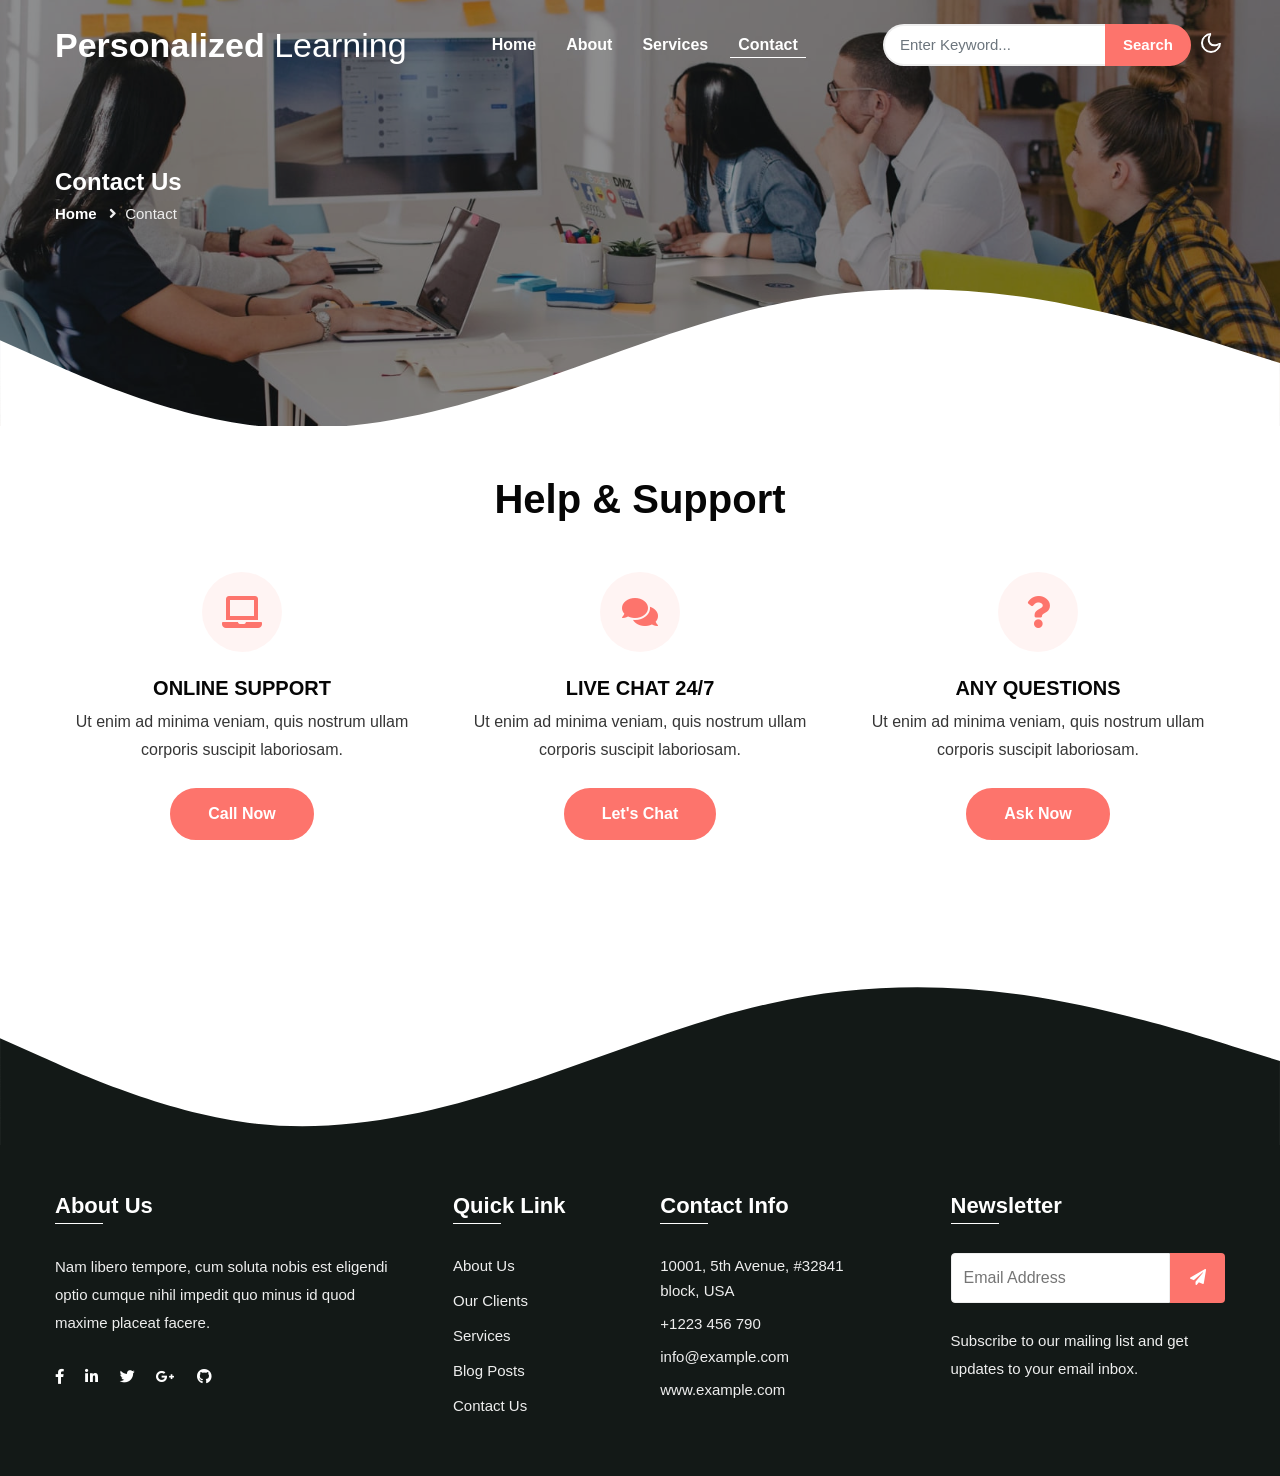
<file: contact.html>
<!doctype html>
<html lang="en">

<head>
    <!-- Required meta tags -->
    <meta charset="utf-8">
    <meta name="viewport" content="width=device-width, initial-scale=1">
    <title>Personalized Learning </title>
    <!-- Template CSS Style link -->
    <link rel="stylesheet" href="assets/css/style-starter.css">
</head>

<body>
    <!-- header -->
    <header id="site-header" class="fixed-top">
        <div class="container">
            <nav class="navbar navbar-expand-lg navbar-light">
                <a class="navbar-brand" href="index.html">
                    Personalized <span>Learning</span>
                </a>
                <button class="navbar-toggler collapsed" type="button" data-bs-toggle="collapse"
                    data-bs-target="#navbarScroll" aria-controls="navbarScroll" aria-expanded="false"
                    aria-label="Toggle navigation">
                    <span class="navbar-toggler-icon fa icon-expand fa-bars"></span>
                    <span class="navbar-toggler-icon fa icon-close fa-times"></span>
                </button>
                <div class="collapse navbar-collapse" id="navbarScroll">
                    <ul class="navbar-nav mx-auto my-2 my-lg-0 navbar-nav-scroll">
                        <li class="nav-item">
                            <a class="nav-link" aria-current="page" href="index.html">Home</a>
                        </li>
                        <li class="nav-item">
                            <a class="nav-link" href="about.html">About</a>
                        </li>
                        <li class="nav-item">
                            <a class="nav-link" href="services.html">Services</a>
                        </li>
                        <li class="nav-item">
                            <a class="nav-link active" href="contact.html">Contact</a>
                        </li>
                    </ul>
                    <form action="#blog" method="GET" class="d-flex search-header">
                        <input class="form-control" type="search" placeholder="Enter Keyword..." aria-label="Search"
                            required>
                        <button class="btn btn-style" type="submit">Search</button>
                    </form>
                </div>
                <!-- toggle switch for light and dark theme -->
                <div class="cont-ser-position">
                    <nav class="navigation">
                        <div class="theme-switch-wrapper">
                            <label class="theme-switch" for="checkbox">
                                <input type="checkbox" id="checkbox">
                                <div class="mode-container">
                                    <i class="gg-sun"></i>
                                    <i class="gg-moon"></i>
                                </div>
                            </label>
                        </div>
                    </nav>
                </div>
                <!-- //toggle switch for light and dark theme -->
            </nav>
        </div>
    </header>
    <!-- //header -->

    <!-- inner banner -->
    <section class="inner-banner py-5">
        <div class="w3l-breadcrumb py-lg-5">
            <div class="container pt-4 pb-sm-4">
                <h4 class="inner-text-title font-weight-bold pt-sm-5 pt-4">Contact Us</h4>
                <ul class="breadcrumbs-custom-path">
                    <li><a href="index.html">Home</a></li>
                    <li class="active"><i class="fas fa-angle-right mx-2"></i>Contact</li>
                </ul>
            </div>
        </div>
        <div class="shape">
            <svg xmlns="http://www.w3.org/2000/svg" viewBox="0 0 1440 280">
                <path fill-opacity="1">
                    <animate attributeName="d" dur="20000ms" repeatCount="indefinite"
                        values="M0,160L48,181.3C96,203,192,245,288,261.3C384,277,480,267,576,234.7C672,203,768,149,864,117.3C960,85,1056,75,1152,90.7C1248,107,1344,149,1392,170.7L1440,192L1440,320L1392,320C1344,320,1248,320,1152,320C1056,320,960,320,864,320C768,320,672,320,576,320C480,320,384,320,288,320C192,320,96,320,48,320L0,320Z; M0,160L48,181.3C96,203,192,245,288,234.7C384,224,480,160,576,133.3C672,107,768,117,864,138.7C960,160,1056,192,1152,197.3C1248,203,1344,181,1392,170.7L1440,160L1440,320L1392,320C1344,320,1248,320,1152,320C1056,320,960,320,864,320C768,320,672,320,576,320C480,320,384,320,288,320C192,320,96,320,48,320L0,320Z;												 M0,64L48,74.7C96,85,192,107,288,133.3C384,160,480,192,576,170.7C672,149,768,75,864,80C960,85,1056,171,1152,181.3C1248,192,1344,128,1392,96L1440,64L1440,320L1392,320C1344,320,1248,320,1152,320C1056,320,960,320,864,320C768,320,672,320,576,320C480,320,384,320,288,320C192,320,96,320,48,320L0,320Z;
                                                 M0,160L48,181.3C96,203,192,245,288,261.3C384,277,480,267,576,234.7C672,203,768,149,864,117.3C960,85,1056,75,1152,90.7C1248,107,1344,149,1392,170.7L1440,192L1440,320L1392,320C1344,320,1248,320,1152,320C1056,320,960,320,864,320C768,320,672,320,576,320C480,320,384,320,288,320C192,320,96,320,48,320L0,320Z;" />

                </path>
            </svg>
        </div>
    </section>
    <!-- //inner banner -->

    
    <!-- support -->
    <div class="support pt-5 pb-2" id="support">
        <div class="container">
            <h3 class="title-style text-center mb-5">Help & Support</h3>
            <div class="row support-bottom text-center mb-5 justify-content-center">
                <div class="col-lg-4 col-sm-6 support-grid">
                    <span class="fa fa-laptop"></span>
                    <h5 class="text-uppercase mt-4 mb-2">Online Support</h5>
                    <p>Ut enim ad minima veniam, quis nostrum ullam corporis suscipit laboriosam.</p>
                    <a href="#call" class="btn btn-style mt-4">
                        Call Now
                    </a>
                </div>
                <div class="col-lg-4 col-sm-6 support-grid mt-sm-0 mt-5">
                    <span class="fa fa-comments"></span>
                    <h5 class="text-uppercase mt-4 mb-2">Live Chat 24/7</h5>
                    <p>Ut enim ad minima veniam, quis nostrum ullam corporis suscipit laboriosam.</p>
                    <a href="#chat" class="btn btn-style mt-4">
                        Let's Chat
                    </a>
                </div>
                <div class="col-lg-4 col-sm-6 support-grid mt-lg-0 mt-5">
                    <span class="fa fa-question"></span>
                    <h5 class="text-uppercase mt-4 mb-2">Any Questions</h5>
                    <p>Ut enim ad minima veniam, quis nostrum ullam corporis suscipit laboriosam.</p>
                    <a href="#ask" class="btn btn-style mt-4">
                        Ask Now
                    </a>
                </div>
            </div>
        </div>
    </div>
    <!-- support -->

    <!-- footer -->
    <footer class="w3l-footer">
        <div class="shape-footer">
            <svg xmlns="http://www.w3.org/2000/svg" viewBox="0 0 1440 280">
                <path fill-opacity="1">
                    <animate attributeName="d" dur="20000ms" repeatCount="indefinite"
                        values="M0,160L48,181.3C96,203,192,245,288,261.3C384,277,480,267,576,234.7C672,203,768,149,864,117.3C960,85,1056,75,1152,90.7C1248,107,1344,149,1392,170.7L1440,192L1440,320L1392,320C1344,320,1248,320,1152,320C1056,320,960,320,864,320C768,320,672,320,576,320C480,320,384,320,288,320C192,320,96,320,48,320L0,320Z; M0,160L48,181.3C96,203,192,245,288,234.7C384,224,480,160,576,133.3C672,107,768,117,864,138.7C960,160,1056,192,1152,197.3C1248,203,1344,181,1392,170.7L1440,160L1440,320L1392,320C1344,320,1248,320,1152,320C1056,320,960,320,864,320C768,320,672,320,576,320C480,320,384,320,288,320C192,320,96,320,48,320L0,320Z;												 M0,64L48,74.7C96,85,192,107,288,133.3C384,160,480,192,576,170.7C672,149,768,75,864,80C960,85,1056,171,1152,181.3C1248,192,1344,128,1392,96L1440,64L1440,320L1392,320C1344,320,1248,320,1152,320C1056,320,960,320,864,320C768,320,672,320,576,320C480,320,384,320,288,320C192,320,96,320,48,320L0,320Z;
                                             M0,160L48,181.3C96,203,192,245,288,261.3C384,277,480,267,576,234.7C672,203,768,149,864,117.3C960,85,1056,75,1152,90.7C1248,107,1344,149,1392,170.7L1440,192L1440,320L1392,320C1344,320,1248,320,1152,320C1056,320,960,320,864,320C768,320,672,320,576,320C480,320,384,320,288,320C192,320,96,320,48,320L0,320Z;" />

                </path>
            </svg>
        </div>
        <div class="w3l-footer-16 py-5">
            <div class="container">
                <div class="row footer-p">
                    <div class="col-lg-4 pe-lg-5">
                        <h3>About Us</h3>
                        <p class="mt-3">Nam libero tempore, cum soluta nobis est eligendi optio cumque nihil impedit quo
                            minus id quod maxime placeat facere.</p>
                        <div class="columns-2 mt-4 pt-1">
                            <ul class="social">
                                <li><a href="#facebook"><i class="fab fa-facebook-f"></i></a>
                                </li>
                                <li><a href="#linkedin"><i class="fab fa-linkedin-in"></i></a>
                                </li>
                                <li><a href="#twitter"><i class="fab fa-twitter"></i></a>
                                </li>
                                <li><a href="#google"><i class="fab fa-google-plus-g"></i></a>
                                </li>
                                <li><a href="#github"><i class="fab fa-github"></i></a>
                                </li>
                            </ul>
                        </div>
                    </div>
                    <div class="col-lg-5 mt-lg-0 mt-5">
                        <div class="row">
                            <div class="col-xl-5 col-6 column">
                                <h3>Quick Link</h3>
                                <ul class="footer-gd-16">
                                    <li><a href="about.html">About Us</a></li>
                                    <li><a href="#clients">Our Clients</a></li>
                                    <li><a href="services.html">Services</a></li>
                                    <li><a href="#blog">Blog Posts</a></li>
                                    <li><a href="contact.html">Contact Us</a></li>
                                </ul>
                            </div>
                            <div class="col-6 column">
                                <h3>Contact Info</h3>
                                <ul class="footer-contact-list">
                                    <li class="">10001, 5th Avenue,
                                        #32841 block, USA</li>
                                    <li class="mt-2"><a href="tel:+12 23456790">+1223 456 790</a></li>
                                    <li class="mt-2"><a href="mailto:info@example.com">info@example.com</a></li>
                                    <li class="mt-2"><a href="mailto:info@example.com">www.example.com</a></li>
                                </ul>
                            </div>
                        </div>
                    </div>
                    <div class="col-lg-3 col-md-7 col-sm-8 column mt-lg-0 mt-4 pl-xl-0">
                        <h3>Newsletter </h3>
                        <div class="end-column">
                            <form action="#" class="subscribe" method="post">
                                <input type="email" name="email" placeholder="Email Address" required="">
                                <button><span class="fa fa-paper-plane" aria-hidden="true"></span></button>
                            </form>
                            <p class="mt-4">Subscribe to our mailing list and get updates to your email inbox.</p>
                        </div>
                    </div>
                </div>
                
            </div>
        </div>
    </footer>
    <!-- //footer -->

    <!-- Js scripts -->
    <!-- move top -->
    <button onclick="topFunction()" id="movetop" title="Go to top">
        <span class="fas fa-level-up-alt" aria-hidden="true"></span>
    </button>
    <script>
        // When the user scrolls down 20px from the top of the document, show the button
        window.onscroll = function () {
            scrollFunction()
        };

        function scrollFunction() {
            if (document.body.scrollTop > 20 || document.documentElement.scrollTop > 20) {
                document.getElementById("movetop").style.display = "block";
            } else {
                document.getElementById("movetop").style.display = "none";
            }
        }

        // When the user clicks on the button, scroll to the top of the document
        function topFunction() {
            document.body.scrollTop = 0;
            document.documentElement.scrollTop = 0;
        }
    </script>
    <!-- //move top -->

    <!-- common jquery plugin -->
    <script src="assets/js/jquery-3.3.1.min.js"></script>
    <!-- //common jquery plugin -->

    <!-- theme switch js (light and dark)-->
    <script src="assets/js/theme-change.js"></script>
    <!-- //theme switch js (light and dark)-->

    <!-- MENU-JS -->
    <script>
        $(window).on("scroll", function () {
            var scroll = $(window).scrollTop();

            if (scroll >= 80) {
                $("#site-header").addClass("nav-fixed");
            } else {
                $("#site-header").removeClass("nav-fixed");
            }
        });

        //Main navigation Active Class Add Remove
        $(".navbar-toggler").on("click", function () {
            $("header").toggleClass("active");
        });
        $(document).on("ready", function () {
            if ($(window).width() > 991) {
                $("header").removeClass("active");
            }
            $(window).on("resize", function () {
                if ($(window).width() > 991) {
                    $("header").removeClass("active");
                }
            });
        });
    </script>
    <!-- //MENU-JS -->

    <!-- disable body scroll which navbar is in active -->
    <script>
        $(function () {
            $('.navbar-toggler').click(function () {
                $('body').toggleClass('noscroll');
            })
        });
    </script>
    <!-- //disable body scroll which navbar is in active -->

    <!-- bootstrap -->
    <script src="assets/js/bootstrap.min.js"></script>
    <!-- //bootstrap -->
    <!-- //Js scripts -->
</body>

</html>
</file>
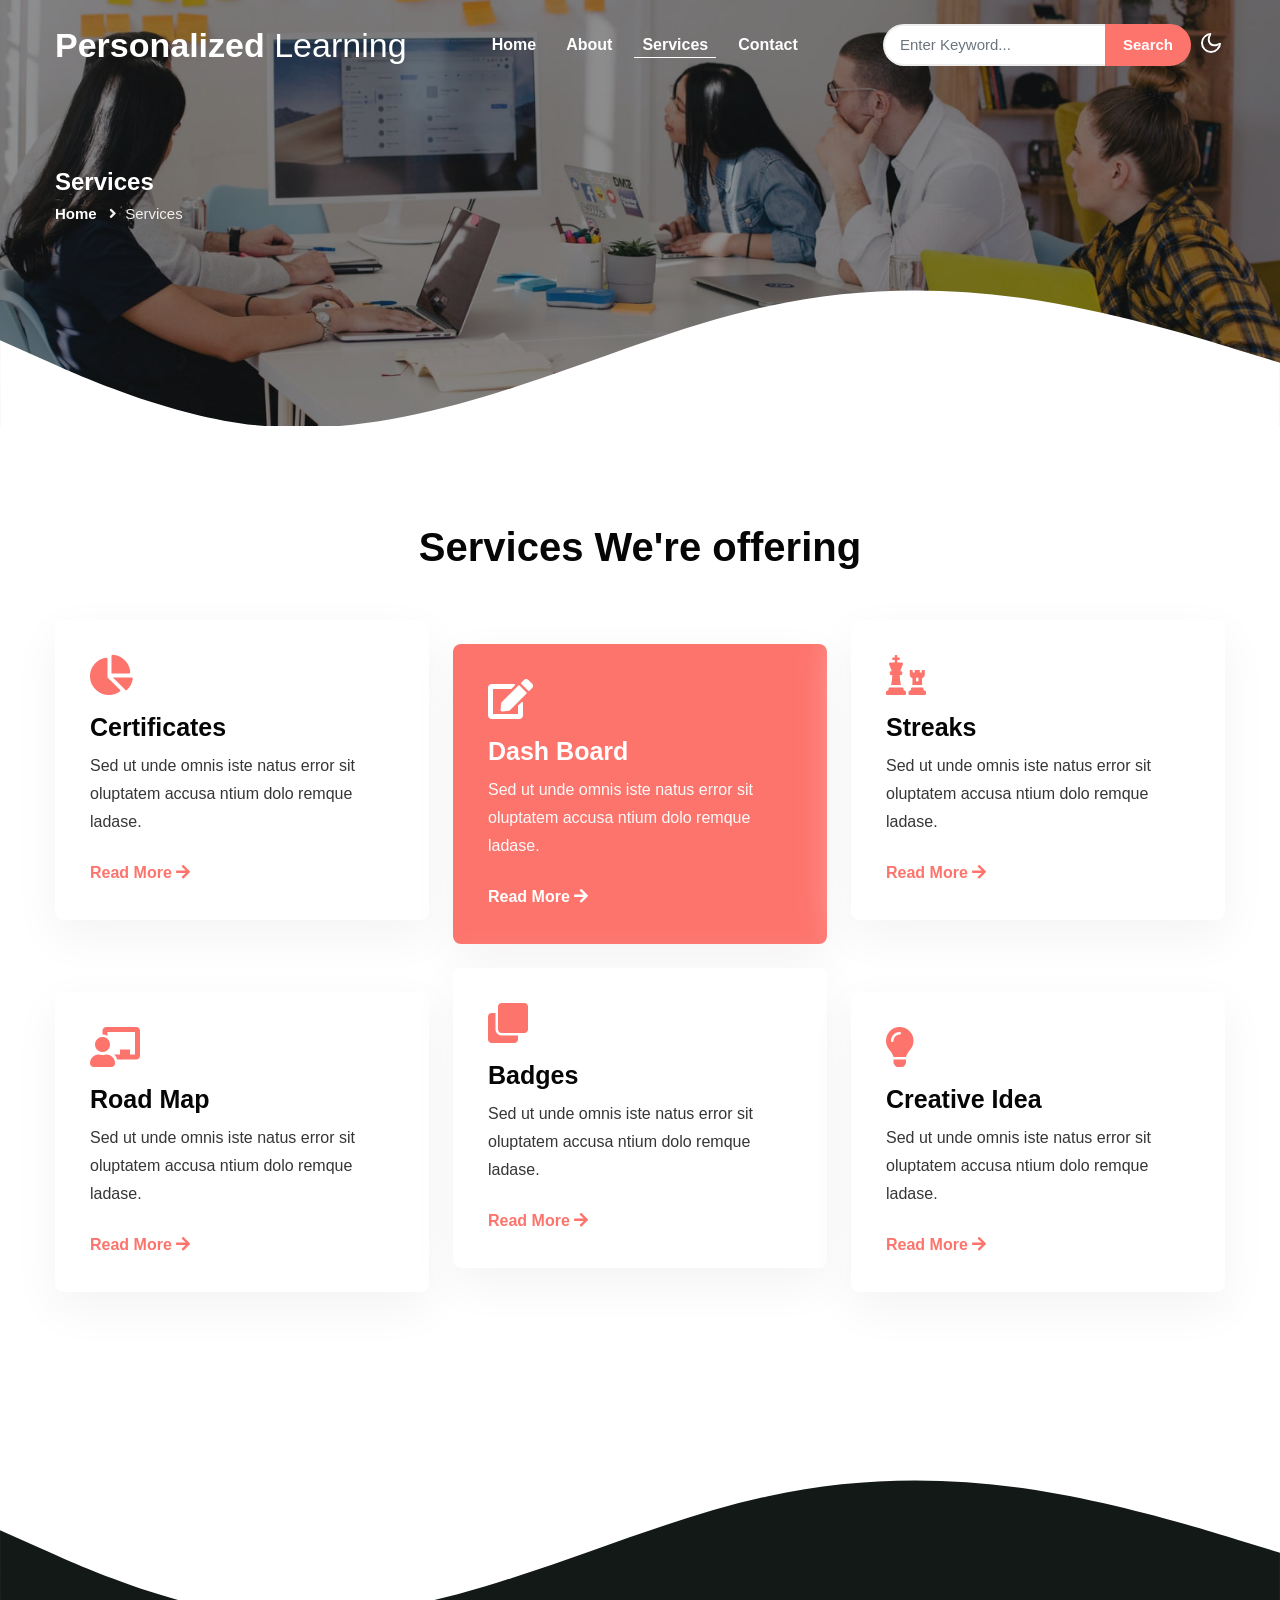
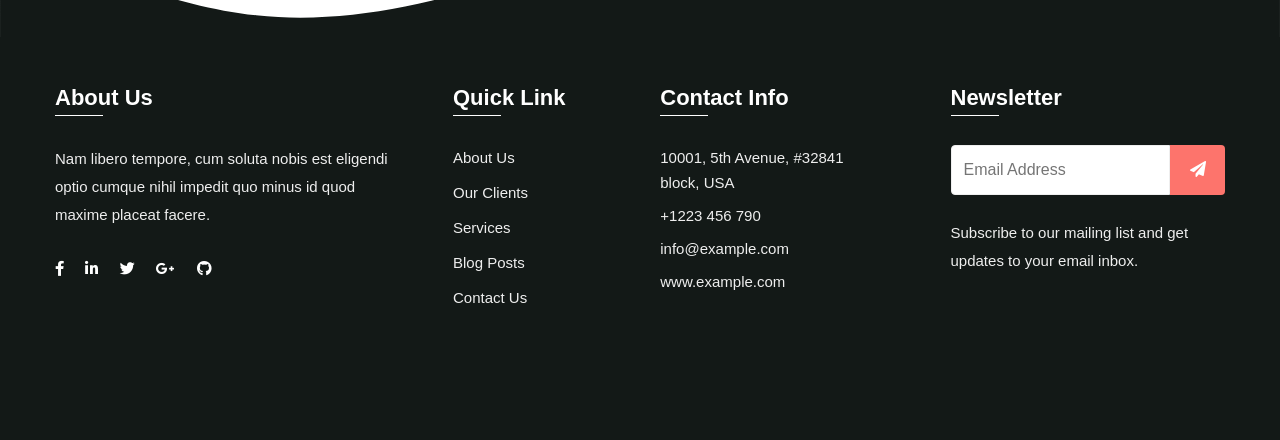
<file: services.html>
<!doctype html>
<html lang="en">

<head>
    <!-- Required meta tags -->
    <meta charset="utf-8">
    <meta name="viewport" content="width=device-width, initial-scale=1">
    <title>PERSONALIZED LEARNING</title>
    <!-- Template CSS Style link -->
    <link rel="stylesheet" href="assets/css/style-starter.css">
</head>

<body>
    <!-- header -->
    <header id="site-header" class="fixed-top">
        <div class="container">
            <nav class="navbar navbar-expand-lg navbar-light">
                <a class="navbar-brand" href="index.html">
                    Personalized <span>Learning</span>
                </a>
                <button class="navbar-toggler collapsed" type="button" data-bs-toggle="collapse"
                    data-bs-target="#navbarScroll" aria-controls="navbarScroll" aria-expanded="false"
                    aria-label="Toggle navigation">
                    <span class="navbar-toggler-icon fa icon-expand fa-bars"></span>
                    <span class="navbar-toggler-icon fa icon-close fa-times"></span>
                </button>
                <div class="collapse navbar-collapse" id="navbarScroll">
                    <ul class="navbar-nav mx-auto my-2 my-lg-0 navbar-nav-scroll">
                        <li class="nav-item">
                            <a class="nav-link" aria-current="page" href="index.html">Home</a>
                        </li>
                        <li class="nav-item">
                            <a class="nav-link" href="about.html">About</a>
                        </li>
                        <li class="nav-item">
                            <a class="nav-link active" href="services.html">Services</a>
                        </li>
                        <li class="nav-item">
                            <a class="nav-link" href="contact.html">Contact</a>
                        </li>
                    </ul>
                    <form action="#blog" method="GET" class="d-flex search-header">
                        <input class="form-control" type="search" placeholder="Enter Keyword..." aria-label="Search"
                            required>
                        <button class="btn btn-style" type="submit">Search</button>
                    </form>
                </div>
                <!-- toggle switch for light and dark theme -->
                <div class="cont-ser-position">
                    <nav class="navigation">
                        <div class="theme-switch-wrapper">
                            <label class="theme-switch" for="checkbox">
                                <input type="checkbox" id="checkbox">
                                <div class="mode-container">
                                    <i class="gg-sun"></i>
                                    <i class="gg-moon"></i>
                                </div>
                            </label>
                        </div>
                    </nav>
                </div>
                <!-- //toggle switch for light and dark theme -->
            </nav>
        </div>
    </header>
    <!-- //header -->

    <!-- inner banner -->
    <section class="inner-banner py-5">
        <div class="w3l-breadcrumb py-lg-5">
            <div class="container pt-4 pb-sm-4">
                <h4 class="inner-text-title font-weight-bold pt-sm-5 pt-4">Services</h4>
                <ul class="breadcrumbs-custom-path">
                    <li><a href="index.html">Home</a></li>
                    <li class="active"><i class="fas fa-angle-right mx-2"></i>Services</li>
                </ul>
            </div>
        </div>
        <div class="shape">
            <svg xmlns="http://www.w3.org/2000/svg" viewBox="0 0 1440 280">
                <path fill-opacity="1">
                    <animate attributeName="d" dur="20000ms" repeatCount="indefinite"
                        values="M0,160L48,181.3C96,203,192,245,288,261.3C384,277,480,267,576,234.7C672,203,768,149,864,117.3C960,85,1056,75,1152,90.7C1248,107,1344,149,1392,170.7L1440,192L1440,320L1392,320C1344,320,1248,320,1152,320C1056,320,960,320,864,320C768,320,672,320,576,320C480,320,384,320,288,320C192,320,96,320,48,320L0,320Z; M0,160L48,181.3C96,203,192,245,288,234.7C384,224,480,160,576,133.3C672,107,768,117,864,138.7C960,160,1056,192,1152,197.3C1248,203,1344,181,1392,170.7L1440,160L1440,320L1392,320C1344,320,1248,320,1152,320C1056,320,960,320,864,320C768,320,672,320,576,320C480,320,384,320,288,320C192,320,96,320,48,320L0,320Z;												 M0,64L48,74.7C96,85,192,107,288,133.3C384,160,480,192,576,170.7C672,149,768,75,864,80C960,85,1056,171,1152,181.3C1248,192,1344,128,1392,96L1440,64L1440,320L1392,320C1344,320,1248,320,1152,320C1056,320,960,320,864,320C768,320,672,320,576,320C480,320,384,320,288,320C192,320,96,320,48,320L0,320Z;
                                                 M0,160L48,181.3C96,203,192,245,288,261.3C384,277,480,267,576,234.7C672,203,768,149,864,117.3C960,85,1056,75,1152,90.7C1248,107,1344,149,1392,170.7L1440,192L1440,320L1392,320C1344,320,1248,320,1152,320C1056,320,960,320,864,320C768,320,672,320,576,320C480,320,384,320,288,320C192,320,96,320,48,320L0,320Z;" />

                </path>
            </svg>
        </div>
    </section>
    <!-- //inner banner -->

    <!-- services block -->
    <section class="home-about-w3l pt-lg-5 pb-5" id="features">
        <div class="container py-md-5 py-4">
            <div class="title-heading-w3 text-center mx-auto mb-4" style="max-width:500px;">
                <h3 class="title-style">Services We're offering</h3>
            </div>
            <div class="row align-items-center">
                <div class="col-lg-4 col-sm-6">
                    <div class="grids-1">
                        <div class="icon-style">
                            <i class="fas fa-chart-pie"></i>
                        </div>
                        <h4 class="title-head mb-2"><a href="about.html">Certificates</a></h4>
                        <p>Sed ut unde omnis iste natus error sit oluptatem accusa ntium dolo remque
                            ladase.</p>
                        <a href="about.html" class="btn btn-style btn-style-primary mt-4">Read More<i
                                class="fas fa-arrow-right ms-1"></i></a>
                    </div>
                </div>
                <div class="col-lg-4 col-sm-6 mt-sm-5 mt-4">
                    <div class="grids-1 active">
                        <div class="icon-style">
                            <i class="fas fa-edit"></i>
                        </div>
                        <h4 class="title-head mb-2"><a href="about.html">Dash Board</a></h4>
                        <p>Sed ut unde omnis iste natus error sit oluptatem accusa ntium dolo remque
                            ladase.</p>
                        <a href="about.html" class="btn btn-style btn-style-primary mt-4">Read More<i
                                class="fas fa-arrow-right ms-1"></i></a>
                    </div>
                </div>
                <div class="col-lg-4 col-sm-6 mt-sm-0 mt-4">
                    <div class="grids-1">
                        <div class="icon-style">
                            <i class="fas fa-chess"></i>
                        </div>
                        <h4 class="title-head mb-2"><a href="about.html">Streaks</a></h4>
                        <p>Sed ut unde omnis iste natus error sit oluptatem accusa ntium dolo remque
                            ladase.</p>
                        <a href="about.html" class="btn btn-style btn-style-primary mt-4">Read More<i
                                class="fas fa-arrow-right ms-1"></i></a>
                    </div>
                </div>
                <div class="col-lg-4 col-sm-6 mt-sm-5 mt-4">
                    <div class="grids-1">
                        <div class="icon-style">
                            <i class="fas fa-chalkboard-teacher"></i>
                        </div>
                        <h4 class="title-head mb-2"><a href="about.html">Road Map</a></h4>
                        <p>Sed ut unde omnis iste natus error sit oluptatem accusa ntium dolo remque
                            ladase.</p>
                        <a href="about.html" class="btn btn-style btn-style-primary mt-4">Read More<i
                                class="fas fa-arrow-right ms-1"></i></a>
                    </div>
                </div>
                <div class="col-lg-4 col-sm-6">
                    <div class="grids-1">
                        <div class="icon-style">
                            <i class="fas fa-clone"></i>
                        </div>
                        <h4 class="title-head mb-2"><a href="about.html">Badges</a></h4>
                        <p>Sed ut unde omnis iste natus error sit oluptatem accusa ntium dolo remque
                            ladase.</p>
                        <a href="about.html" class="btn btn-style btn-style-primary mt-4">Read More<i
                                class="fas fa-arrow-right ms-1"></i></a>
                    </div>
                </div>
                <div class="col-lg-4 col-sm-6 mt-sm-5 mt-4">
                    <div class="grids-1">
                        <div class="icon-style">
                            <i class="fas fa-lightbulb"></i>
                        </div>
                        <h4 class="title-head mb-2"><a href="about.html">Creative Idea</a></h4>
                        <p>Sed ut unde omnis iste natus error sit oluptatem accusa ntium dolo remque
                            ladase.</p>
                        <a href="about.html" class="btn btn-style btn-style-primary mt-4">Read More<i
                                class="fas fa-arrow-right ms-1"></i></a>
                    </div>
                </div>
            </div>
        </div>
    </section>
    <!-- services block -->

    <!-- footer -->
    <footer class="w3l-footer">
        <div class="shape-footer">
            <svg xmlns="http://www.w3.org/2000/svg" viewBox="0 0 1440 280">
                <path fill-opacity="1">
                    <animate attributeName="d" dur="20000ms" repeatCount="indefinite"
                        values="M0,160L48,181.3C96,203,192,245,288,261.3C384,277,480,267,576,234.7C672,203,768,149,864,117.3C960,85,1056,75,1152,90.7C1248,107,1344,149,1392,170.7L1440,192L1440,320L1392,320C1344,320,1248,320,1152,320C1056,320,960,320,864,320C768,320,672,320,576,320C480,320,384,320,288,320C192,320,96,320,48,320L0,320Z; M0,160L48,181.3C96,203,192,245,288,234.7C384,224,480,160,576,133.3C672,107,768,117,864,138.7C960,160,1056,192,1152,197.3C1248,203,1344,181,1392,170.7L1440,160L1440,320L1392,320C1344,320,1248,320,1152,320C1056,320,960,320,864,320C768,320,672,320,576,320C480,320,384,320,288,320C192,320,96,320,48,320L0,320Z;												 M0,64L48,74.7C96,85,192,107,288,133.3C384,160,480,192,576,170.7C672,149,768,75,864,80C960,85,1056,171,1152,181.3C1248,192,1344,128,1392,96L1440,64L1440,320L1392,320C1344,320,1248,320,1152,320C1056,320,960,320,864,320C768,320,672,320,576,320C480,320,384,320,288,320C192,320,96,320,48,320L0,320Z;
                                             M0,160L48,181.3C96,203,192,245,288,261.3C384,277,480,267,576,234.7C672,203,768,149,864,117.3C960,85,1056,75,1152,90.7C1248,107,1344,149,1392,170.7L1440,192L1440,320L1392,320C1344,320,1248,320,1152,320C1056,320,960,320,864,320C768,320,672,320,576,320C480,320,384,320,288,320C192,320,96,320,48,320L0,320Z;" />

                </path>
            </svg>
        </div>
        <div class="w3l-footer-16 py-5">
            <div class="container">
                <div class="row footer-p">
                    <div class="col-lg-4 pe-lg-5">
                        <h3>About Us</h3>
                        <p class="mt-3">Nam libero tempore, cum soluta nobis est eligendi optio cumque nihil impedit quo
                            minus id quod maxime placeat facere.</p>
                        <div class="columns-2 mt-4 pt-1">
                            <ul class="social">
                                <li><a href="#facebook"><i class="fab fa-facebook-f"></i></a>
                                </li>
                                <li><a href="#linkedin"><i class="fab fa-linkedin-in"></i></a>
                                </li>
                                <li><a href="#twitter"><i class="fab fa-twitter"></i></a>
                                </li>
                                <li><a href="#google"><i class="fab fa-google-plus-g"></i></a>
                                </li>
                                <li><a href="#github"><i class="fab fa-github"></i></a>
                                </li>
                            </ul>
                        </div>
                    </div>
                    <div class="col-lg-5 mt-lg-0 mt-5">
                        <div class="row">
                            <div class="col-xl-5 col-6 column">
                                <h3>Quick Link</h3>
                                <ul class="footer-gd-16">
                                    <li><a href="about.html">About Us</a></li>
                                    <li><a href="#clients">Our Clients</a></li>
                                    <li><a href="services.html">Services</a></li>
                                    <li><a href="#blog">Blog Posts</a></li>
                                    <li><a href="contact.html">Contact Us</a></li>
                                </ul>
                            </div>
                            <div class="col-6 column">
                                <h3>Contact Info</h3>
                                <ul class="footer-contact-list">
                                    <li class="">10001, 5th Avenue,
                                        #32841 block, USA</li>
                                    <li class="mt-2"><a href="tel:+12 23456790">+1223 456 790</a></li>
                                    <li class="mt-2"><a href="mailto:info@example.com">info@example.com</a></li>
                                    <li class="mt-2"><a href="mailto:info@example.com">www.example.com</a></li>
                                </ul>
                            </div>
                        </div>
                    </div>
                    <div class="col-lg-3 col-md-7 col-sm-8 column mt-lg-0 mt-4 pl-xl-0">
                        <h3>Newsletter </h3>
                        <div class="end-column">
                            <form action="#" class="subscribe" method="post">
                                <input type="email" name="email" placeholder="Email Address" required="">
                                <button><span class="fa fa-paper-plane" aria-hidden="true"></span></button>
                            </form>
                            <p class="mt-4">Subscribe to our mailing list and get updates to your email inbox.</p>
                        </div>
                    </div>
                </div>
                <div class="below-section text-center pt-lg-4 mt-5">
    
                </div>
            </div>
        </div>
    </footer>
    <!-- //footer -->

    <!-- Js scripts -->
    <!-- move top -->
    <button onclick="topFunction()" id="movetop" title="Go to top">
        <span class="fas fa-level-up-alt" aria-hidden="true"></span>
    </button>
    <script>
        // When the user scrolls down 20px from the top of the document, show the button
        window.onscroll = function () {
            scrollFunction()
        };

        function scrollFunction() {
            if (document.body.scrollTop > 20 || document.documentElement.scrollTop > 20) {
                document.getElementById("movetop").style.display = "block";
            } else {
                document.getElementById("movetop").style.display = "none";
            }
        }

        // When the user clicks on the button, scroll to the top of the document
        function topFunction() {
            document.body.scrollTop = 0;
            document.documentElement.scrollTop = 0;
        }
    </script>
    <!-- //move top -->

    <!-- common jquery plugin -->
    <script src="assets/js/jquery-3.3.1.min.js"></script>
    <!-- //common jquery plugin -->

    <!-- theme switch js (light and dark)-->
    <script src="assets/js/theme-change.js"></script>
    <!-- //theme switch js (light and dark)-->

    <!-- MENU-JS -->
    <script>
        $(window).on("scroll", function () {
            var scroll = $(window).scrollTop();

            if (scroll >= 80) {
                $("#site-header").addClass("nav-fixed");
            } else {
                $("#site-header").removeClass("nav-fixed");
            }
        });

        //Main navigation Active Class Add Remove
        $(".navbar-toggler").on("click", function () {
            $("header").toggleClass("active");
        });
        $(document).on("ready", function () {
            if ($(window).width() > 991) {
                $("header").removeClass("active");
            }
            $(window).on("resize", function () {
                if ($(window).width() > 991) {
                    $("header").removeClass("active");
                }
            });
        });
    </script>
    <!-- //MENU-JS -->

    <!-- disable body scroll which navbar is in active -->
    <script>
        $(function () {
            $('.navbar-toggler').click(function () {
                $('body').toggleClass('noscroll');
            })
        });
    </script>
    <!-- //disable body scroll which navbar is in active -->

    <!-- bootstrap -->
    <script src="assets/js/bootstrap.min.js"></script>
    <!-- //bootstrap -->
    <!-- //Js scripts -->
</body>

</html>
</file>
<file: assets/css/style-starter.css>
@charset "UTF-8";


:root {
  --bs-blue: #0d6efd;
  --bs-indigo: #6610f2;
  --bs-purple: #6f42c1;
  --bs-pink: #d63384;
  --bs-red: #dc3545;
  --bs-orange: #fd7e14;
  --bs-yellow: #ffc107;
  --bs-green: #198754;
  --bs-teal: #20c997;
  --bs-cyan: #0dcaf0;
  --bs-white: #fff;
  --bs-gray: #6c757d;
  --bs-gray-dark: #343a40;
  --bs-primary: #0d6efd;
  --bs-secondary: #6c757d;
  --bs-success: #198754;
  --bs-info: #0dcaf0;
  --bs-warning: #ffc107;
  --bs-danger: #dc3545;
  --bs-light: #f8f9fa;
  --bs-dark: #212529;
  --bs-font-sans-serif: system-ui, -apple-system, "Segoe UI", Roboto, "Helvetica Neue", Arial, "Noto Sans", "Liberation Sans", sans-serif, "Apple Color Emoji", "Segoe UI Emoji", "Segoe UI Symbol", "Noto Color Emoji";
  --bs-font-monospace: SFMono-Regular, Menlo, Monaco, Consolas, "Liberation Mono", "Courier New", monospace;
  --bs-gradient: linear-gradient(180deg, rgba(255, 255, 255, 0.15), rgba(255, 255, 255, 0));
}

*,
*::before,
*::after {
  box-sizing: border-box;
}

@media (prefers-reduced-motion: no-preference) {
  :root {
    scroll-behavior: smooth;
  }
}

body {
  margin: 0;
  font-family: var(--bs-font-sans-serif);
  font-size: 1rem;
  font-weight: 400;
  line-height: 1.5;
  color: #212529;
  background-color: #fff;
  -webkit-text-size-adjust: 100%;
  -webkit-tap-highlight-color: rgba(0, 0, 0, 0);
}

hr {
  margin: 1rem 0;
  color: inherit;
  background-color: currentColor;
  border: 0;
  opacity: 0.25;
}

hr:not([size]) {
  height: 1px;
}

h6,
.h6,
h5,
.h5,
h4,
.h4,
h3,
.h3,
h2,
.h2,
h1,
.h1 {
  margin-top: 0;
  margin-bottom: 0.5rem;
  font-weight: 500;
  line-height: 1.2;
}

h1,
.h1 {
  font-size: calc(1.375rem + 1.5vw);
}

@media (min-width: 1200px) {

  h1,
  .h1 {
    font-size: 2.5rem;
  }
}

h2,
.h2 {
  font-size: calc(1.325rem + 0.9vw);
}

@media (min-width: 1200px) {

  h2,
  .h2 {
    font-size: 2rem;
  }
}

h3,
.h3 {
  font-size: calc(1.3rem + 0.6vw);
}

@media (min-width: 1200px) {

  h3,
  .h3 {
    font-size: 1.75rem;
  }
}

h4,
.h4 {
  font-size: calc(1.275rem + 0.3vw);
}

@media (min-width: 1200px) {

  h4,
  .h4 {
    font-size: 1.5rem;
  }
}

h5,
.h5 {
  font-size: 1.25rem;
}

h6,
.h6 {
  font-size: 1rem;
}

p {
  margin-top: 0;
  margin-bottom: 1rem;
}

abbr[title],
abbr[data-bs-original-title] {
  -webkit-text-decoration: underline dotted;
  text-decoration: underline dotted;
  cursor: help;
  -webkit-text-decoration-skip-ink: none;
  text-decoration-skip-ink: none;
}

address {
  margin-bottom: 1rem;
  font-style: normal;
  line-height: inherit;
}

ol,
ul {
  padding-left: 2rem;
}

ol,
ul,
dl {
  margin-top: 0;
  margin-bottom: 1rem;
}

ol ol,
ul ul,
ol ul,
ul ol {
  margin-bottom: 0;
}

dt {
  font-weight: 700;
}

dd {
  margin-bottom: 0.5rem;
  margin-left: 0;
}

blockquote {
  margin: 0 0 1rem;
}

b,
strong {
  font-weight: bolder;
}

small,
.small {
  font-size: 0.875em;
}

mark,
.mark {
  padding: 0.2em;
  background-color: #fcf8e3;
}

sub,
sup {
  position: relative;
  font-size: 0.75em;
  line-height: 0;
  vertical-align: baseline;
}

sub {
  bottom: -0.25em;
}

sup {
  top: -0.5em;
}

a {
  color: #0d6efd;
  text-decoration: underline;
}

a:hover {
  color: #0a58ca;
}

a:not([href]):not([class]),
a:not([href]):not([class]):hover {
  color: inherit;
  text-decoration: none;
}

pre,
code,
kbd,
samp {
  font-family: var(--bs-font-monospace);
  font-size: 1em;
  direction: ltr
    /* rtl:ignore */
  ;
  unicode-bidi: bidi-override;
}

pre {
  display: block;
  margin-top: 0;
  margin-bottom: 1rem;
  overflow: auto;
  font-size: 0.875em;
}

pre code {
  font-size: inherit;
  color: inherit;
  word-break: normal;
}

code {
  font-size: 0.875em;
  color: #d63384;
  word-wrap: break-word;
}

a>code {
  color: inherit;
}

kbd {
  padding: 0.2rem 0.4rem;
  font-size: 0.875em;
  color: #fff;
  background-color: #212529;
  border-radius: 0.2rem;
}

kbd kbd {
  padding: 0;
  font-size: 1em;
  font-weight: 700;
}

figure {
  margin: 0 0 1rem;
}

img,
svg {
  vertical-align: middle;
}

table {
  caption-side: bottom;
  border-collapse: collapse;
}

caption {
  padding-top: 0.5rem;
  padding-bottom: 0.5rem;
  color: #6c757d;
  text-align: left;
}

th {
  text-align: inherit;
  text-align: -webkit-match-parent;
}

thead,
tbody,
tfoot,
tr,
td,
th {
  border-color: inherit;
  border-style: solid;
  border-width: 0;
}

label {
  display: inline-block;
}

button {
  border-radius: 0;
}

button:focus:not(:focus-visible) {
  outline: 0;
}

input,
button,
select,
optgroup,
textarea {
  margin: 0;
  font-family: inherit;
  font-size: inherit;
  line-height: inherit;
}

button,
select {
  text-transform: none;
}

[role=button] {
  cursor: pointer;
}

select {
  word-wrap: normal;
}

select:disabled {
  opacity: 1;
}

[list]::-webkit-calendar-picker-indicator {
  display: none;
}

button,
[type=button],
[type=reset],
[type=submit] {
  -webkit-appearance: button;
}

button:not(:disabled),
[type=button]:not(:disabled),
[type=reset]:not(:disabled),
[type=submit]:not(:disabled) {
  cursor: pointer;
}

::-moz-focus-inner {
  padding: 0;
  border-style: none;
}

textarea {
  resize: vertical;
}

fieldset {
  min-width: 0;
  padding: 0;
  margin: 0;
  border: 0;
}

legend {
  float: left;
  width: 100%;
  padding: 0;
  margin-bottom: 0.5rem;
  font-size: calc(1.275rem + 0.3vw);
  line-height: inherit;
}

@media (min-width: 1200px) {
  legend {
    font-size: 1.5rem;
  }
}

legend+* {
  clear: left;
}

::-webkit-datetime-edit-fields-wrapper,
::-webkit-datetime-edit-text,
::-webkit-datetime-edit-minute,
::-webkit-datetime-edit-hour-field,
::-webkit-datetime-edit-day-field,
::-webkit-datetime-edit-month-field,
::-webkit-datetime-edit-year-field {
  padding: 0;
}

::-webkit-inner-spin-button {
  height: auto;
}

[type=search] {
  outline-offset: -2px;
  -webkit-appearance: textfield;
}

/* rtl:raw:
[type="tel"],
[type="url"],
[type="email"],
[type="number"] {
  direction: ltr;
}
*/
::-webkit-search-decoration {
  -webkit-appearance: none;
}

::-webkit-color-swatch-wrapper {
  padding: 0;
}

::file-selector-button {
  font: inherit;
}

::-webkit-file-upload-button {
  font: inherit;
  -webkit-appearance: button;
}

output {
  display: inline-block;
}

iframe {
  border: 0;
}

summary {
  display: list-item;
  cursor: pointer;
}

progress {
  vertical-align: baseline;
}

[hidden] {
  display: none !important;
}

.lead {
  font-size: 1.25rem;
  font-weight: 300;
}

.display-1 {
  font-size: calc(1.625rem + 4.5vw);
  font-weight: 300;
  line-height: 1.2;
}

@media (min-width: 1200px) {
  .display-1 {
    font-size: 5rem;
  }
}

.display-2 {
  font-size: calc(1.575rem + 3.9vw);
  font-weight: 300;
  line-height: 1.2;
}

@media (min-width: 1200px) {
  .display-2 {
    font-size: 4.5rem;
  }
}

.display-3 {
  font-size: calc(1.525rem + 3.3vw);
  font-weight: 300;
  line-height: 1.2;
}

@media (min-width: 1200px) {
  .display-3 {
    font-size: 4rem;
  }
}

.display-4 {
  font-size: calc(1.475rem + 2.7vw);
  font-weight: 300;
  line-height: 1.2;
}

@media (min-width: 1200px) {
  .display-4 {
    font-size: 3.5rem;
  }
}

.display-5 {
  font-size: calc(1.425rem + 2.1vw);
  font-weight: 300;
  line-height: 1.2;
}

@media (min-width: 1200px) {
  .display-5 {
    font-size: 3rem;
  }
}

.display-6 {
  font-size: calc(1.375rem + 1.5vw);
  font-weight: 300;
  line-height: 1.2;
}

@media (min-width: 1200px) {
  .display-6 {
    font-size: 2.5rem;
  }
}

.list-unstyled {
  padding-left: 0;
  list-style: none;
}

.list-inline {
  padding-left: 0;
  list-style: none;
}

.list-inline-item {
  display: inline-block;
}

.list-inline-item:not(:last-child) {
  margin-right: 0.5rem;
}

.initialism {
  font-size: 0.875em;
  text-transform: uppercase;
}

.blockquote {
  margin-bottom: 1rem;
  font-size: 1.25rem;
}

.blockquote> :last-child {
  margin-bottom: 0;
}

.blockquote-footer {
  margin-top: -1rem;
  margin-bottom: 1rem;
  font-size: 0.875em;
  color: #6c757d;
}

.blockquote-footer::before {
  content: "— ";
}

.img-fluid {
  max-width: 100%;
  height: auto;
}

.img-thumbnail {
  padding: 0.25rem;
  background-color: #fff;
  border: 1px solid #dee2e6;
  border-radius: 0.25rem;
  max-width: 100%;
  height: auto;
}

.figure {
  display: inline-block;
}

.figure-img {
  margin-bottom: 0.5rem;
  line-height: 1;
}

.figure-caption {
  font-size: 0.875em;
  color: #6c757d;
}

.container,
.container-fluid,
.container-xxl,
.container-xl,
.container-lg,
.container-md,
.container-sm {
  width: 100%;
  padding-right: var(--bs-gutter-x, 0.75rem);
  padding-left: var(--bs-gutter-x, 0.75rem);
  margin-right: auto;
  margin-left: auto;
}

@media (min-width: 576px) {

  .container-sm,
  .container {
    max-width: 540px;
  }
}

@media (min-width: 768px) {

  .container-md,
  .container-sm,
  .container {
    max-width: 720px;
  }
}

@media (min-width: 992px) {

  .container-lg,
  .container-md,
  .container-sm,
  .container {
    max-width: 960px;
  }
}

@media (min-width: 1200px) {

  .container-xl,
  .container-lg,
  .container-md,
  .container-sm,
  .container {
    max-width: 1140px;
  }
}

@media (min-width: 1400px) {

  .container-xxl,
  .container-xl,
  .container-lg,
  .container-md,
  .container-sm,
  .container {
    max-width: 1320px;
  }
}

.row {
  --bs-gutter-x: 1.5rem;
  --bs-gutter-y: 0;
  display: flex;
  flex-wrap: wrap;
  margin-top: calc(var(--bs-gutter-y) * -1);
  margin-right: calc(var(--bs-gutter-x) / -2);
  margin-left: calc(var(--bs-gutter-x) / -2);
}

.row>* {
  flex-shrink: 0;
  width: 100%;
  max-width: 100%;
  padding-right: calc(var(--bs-gutter-x) / 2);
  padding-left: calc(var(--bs-gutter-x) / 2);
  margin-top: var(--bs-gutter-y);
}

.col {
  flex: 1 0 0%;
}

.row-cols-auto>* {
  flex: 0 0 auto;
  width: auto;
}

.row-cols-1>* {
  flex: 0 0 auto;
  width: 100%;
}

.row-cols-2>* {
  flex: 0 0 auto;
  width: 50%;
}

.row-cols-3>* {
  flex: 0 0 auto;
  width: 33.3333333333%;
}

.row-cols-4>* {
  flex: 0 0 auto;
  width: 25%;
}

.row-cols-5>* {
  flex: 0 0 auto;
  width: 20%;
}

.row-cols-6>* {
  flex: 0 0 auto;
  width: 16.6666666667%;
}

.col-auto {
  flex: 0 0 auto;
  width: auto;
}

.col-1 {
  flex: 0 0 auto;
  width: 8.3333333333%;
}

.col-2 {
  flex: 0 0 auto;
  width: 16.6666666667%;
}

.col-3 {
  flex: 0 0 auto;
  width: 25%;
}

.col-4 {
  flex: 0 0 auto;
  width: 33.3333333333%;
}

.col-5 {
  flex: 0 0 auto;
  width: 41.6666666667%;
}

.col-6 {
  flex: 0 0 auto;
  width: 50%;
}

.col-7 {
  flex: 0 0 auto;
  width: 58.3333333333%;
}

.col-8 {
  flex: 0 0 auto;
  width: 66.6666666667%;
}

.col-9 {
  flex: 0 0 auto;
  width: 75%;
}

.col-10 {
  flex: 0 0 auto;
  width: 83.3333333333%;
}

.col-11 {
  flex: 0 0 auto;
  width: 91.6666666667%;
}

.col-12 {
  flex: 0 0 auto;
  width: 100%;
}

.offset-1 {
  margin-left: 8.3333333333%;
}

.offset-2 {
  margin-left: 16.6666666667%;
}

.offset-3 {
  margin-left: 25%;
}

.offset-4 {
  margin-left: 33.3333333333%;
}

.offset-5 {
  margin-left: 41.6666666667%;
}

.offset-6 {
  margin-left: 50%;
}

.offset-7 {
  margin-left: 58.3333333333%;
}

.offset-8 {
  margin-left: 66.6666666667%;
}

.offset-9 {
  margin-left: 75%;
}

.offset-10 {
  margin-left: 83.3333333333%;
}

.offset-11 {
  margin-left: 91.6666666667%;
}

.g-0,
.gx-0 {
  --bs-gutter-x: 0;
}

.g-0,
.gy-0 {
  --bs-gutter-y: 0;
}

.g-1,
.gx-1 {
  --bs-gutter-x: 0.25rem;
}

.g-1,
.gy-1 {
  --bs-gutter-y: 0.25rem;
}

.g-2,
.gx-2 {
  --bs-gutter-x: 0.5rem;
}

.g-2,
.gy-2 {
  --bs-gutter-y: 0.5rem;
}

.g-3,
.gx-3 {
  --bs-gutter-x: 1rem;
}

.g-3,
.gy-3 {
  --bs-gutter-y: 1rem;
}

.g-4,
.gx-4 {
  --bs-gutter-x: 1.5rem;
}

.g-4,
.gy-4 {
  --bs-gutter-y: 1.5rem;
}

.g-5,
.gx-5 {
  --bs-gutter-x: 3rem;
}

.g-5,
.gy-5 {
  --bs-gutter-y: 3rem;
}

@media (min-width: 576px) {
  .col-sm {
    flex: 1 0 0%;
  }

  .row-cols-sm-auto>* {
    flex: 0 0 auto;
    width: auto;
  }

  .row-cols-sm-1>* {
    flex: 0 0 auto;
    width: 100%;
  }

  .row-cols-sm-2>* {
    flex: 0 0 auto;
    width: 50%;
  }

  .row-cols-sm-3>* {
    flex: 0 0 auto;
    width: 33.3333333333%;
  }

  .row-cols-sm-4>* {
    flex: 0 0 auto;
    width: 25%;
  }

  .row-cols-sm-5>* {
    flex: 0 0 auto;
    width: 20%;
  }

  .row-cols-sm-6>* {
    flex: 0 0 auto;
    width: 16.6666666667%;
  }

  .col-sm-auto {
    flex: 0 0 auto;
    width: auto;
  }

  .col-sm-1 {
    flex: 0 0 auto;
    width: 8.3333333333%;
  }

  .col-sm-2 {
    flex: 0 0 auto;
    width: 16.6666666667%;
  }

  .col-sm-3 {
    flex: 0 0 auto;
    width: 25%;
  }

  .col-sm-4 {
    flex: 0 0 auto;
    width: 33.3333333333%;
  }

  .col-sm-5 {
    flex: 0 0 auto;
    width: 41.6666666667%;
  }

  .col-sm-6 {
    flex: 0 0 auto;
    width: 50%;
  }

  .col-sm-7 {
    flex: 0 0 auto;
    width: 58.3333333333%;
  }

  .col-sm-8 {
    flex: 0 0 auto;
    width: 66.6666666667%;
  }

  .col-sm-9 {
    flex: 0 0 auto;
    width: 75%;
  }

  .col-sm-10 {
    flex: 0 0 auto;
    width: 83.3333333333%;
  }

  .col-sm-11 {
    flex: 0 0 auto;
    width: 91.6666666667%;
  }

  .col-sm-12 {
    flex: 0 0 auto;
    width: 100%;
  }

  .offset-sm-0 {
    margin-left: 0;
  }

  .offset-sm-1 {
    margin-left: 8.3333333333%;
  }

  .offset-sm-2 {
    margin-left: 16.6666666667%;
  }

  .offset-sm-3 {
    margin-left: 25%;
  }

  .offset-sm-4 {
    margin-left: 33.3333333333%;
  }

  .offset-sm-5 {
    margin-left: 41.6666666667%;
  }

  .offset-sm-6 {
    margin-left: 50%;
  }

  .offset-sm-7 {
    margin-left: 58.3333333333%;
  }

  .offset-sm-8 {
    margin-left: 66.6666666667%;
  }

  .offset-sm-9 {
    margin-left: 75%;
  }

  .offset-sm-10 {
    margin-left: 83.3333333333%;
  }

  .offset-sm-11 {
    margin-left: 91.6666666667%;
  }

  .g-sm-0,
  .gx-sm-0 {
    --bs-gutter-x: 0;
  }

  .g-sm-0,
  .gy-sm-0 {
    --bs-gutter-y: 0;
  }

  .g-sm-1,
  .gx-sm-1 {
    --bs-gutter-x: 0.25rem;
  }

  .g-sm-1,
  .gy-sm-1 {
    --bs-gutter-y: 0.25rem;
  }

  .g-sm-2,
  .gx-sm-2 {
    --bs-gutter-x: 0.5rem;
  }

  .g-sm-2,
  .gy-sm-2 {
    --bs-gutter-y: 0.5rem;
  }

  .g-sm-3,
  .gx-sm-3 {
    --bs-gutter-x: 1rem;
  }

  .g-sm-3,
  .gy-sm-3 {
    --bs-gutter-y: 1rem;
  }

  .g-sm-4,
  .gx-sm-4 {
    --bs-gutter-x: 1.5rem;
  }

  .g-sm-4,
  .gy-sm-4 {
    --bs-gutter-y: 1.5rem;
  }

  .g-sm-5,
  .gx-sm-5 {
    --bs-gutter-x: 3rem;
  }

  .g-sm-5,
  .gy-sm-5 {
    --bs-gutter-y: 3rem;
  }
}

@media (min-width: 768px) {
  .col-md {
    flex: 1 0 0%;
  }

  .row-cols-md-auto>* {
    flex: 0 0 auto;
    width: auto;
  }

  .row-cols-md-1>* {
    flex: 0 0 auto;
    width: 100%;
  }

  .row-cols-md-2>* {
    flex: 0 0 auto;
    width: 50%;
  }

  .row-cols-md-3>* {
    flex: 0 0 auto;
    width: 33.3333333333%;
  }

  .row-cols-md-4>* {
    flex: 0 0 auto;
    width: 25%;
  }

  .row-cols-md-5>* {
    flex: 0 0 auto;
    width: 20%;
  }

  .row-cols-md-6>* {
    flex: 0 0 auto;
    width: 16.6666666667%;
  }

  .col-md-auto {
    flex: 0 0 auto;
    width: auto;
  }

  .col-md-1 {
    flex: 0 0 auto;
    width: 8.3333333333%;
  }

  .col-md-2 {
    flex: 0 0 auto;
    width: 16.6666666667%;
  }

  .col-md-3 {
    flex: 0 0 auto;
    width: 25%;
  }

  .col-md-4 {
    flex: 0 0 auto;
    width: 33.3333333333%;
  }

  .col-md-5 {
    flex: 0 0 auto;
    width: 41.6666666667%;
  }

  .col-md-6 {
    flex: 0 0 auto;
    width: 50%;
  }

  .col-md-7 {
    flex: 0 0 auto;
    width: 58.3333333333%;
  }

  .col-md-8 {
    flex: 0 0 auto;
    width: 66.6666666667%;
  }

  .col-md-9 {
    flex: 0 0 auto;
    width: 75%;
  }

  .col-md-10 {
    flex: 0 0 auto;
    width: 83.3333333333%;
  }

  .col-md-11 {
    flex: 0 0 auto;
    width: 91.6666666667%;
  }

  .col-md-12 {
    flex: 0 0 auto;
    width: 100%;
  }

  .offset-md-0 {
    margin-left: 0;
  }

  .offset-md-1 {
    margin-left: 8.3333333333%;
  }

  .offset-md-2 {
    margin-left: 16.6666666667%;
  }

  .offset-md-3 {
    margin-left: 25%;
  }

  .offset-md-4 {
    margin-left: 33.3333333333%;
  }

  .offset-md-5 {
    margin-left: 41.6666666667%;
  }

  .offset-md-6 {
    margin-left: 50%;
  }

  .offset-md-7 {
    margin-left: 58.3333333333%;
  }

  .offset-md-8 {
    margin-left: 66.6666666667%;
  }

  .offset-md-9 {
    margin-left: 75%;
  }

  .offset-md-10 {
    margin-left: 83.3333333333%;
  }

  .offset-md-11 {
    margin-left: 91.6666666667%;
  }

  .g-md-0,
  .gx-md-0 {
    --bs-gutter-x: 0;
  }

  .g-md-0,
  .gy-md-0 {
    --bs-gutter-y: 0;
  }

  .g-md-1,
  .gx-md-1 {
    --bs-gutter-x: 0.25rem;
  }

  .g-md-1,
  .gy-md-1 {
    --bs-gutter-y: 0.25rem;
  }

  .g-md-2,
  .gx-md-2 {
    --bs-gutter-x: 0.5rem;
  }

  .g-md-2,
  .gy-md-2 {
    --bs-gutter-y: 0.5rem;
  }

  .g-md-3,
  .gx-md-3 {
    --bs-gutter-x: 1rem;
  }

  .g-md-3,
  .gy-md-3 {
    --bs-gutter-y: 1rem;
  }

  .g-md-4,
  .gx-md-4 {
    --bs-gutter-x: 1.5rem;
  }

  .g-md-4,
  .gy-md-4 {
    --bs-gutter-y: 1.5rem;
  }

  .g-md-5,
  .gx-md-5 {
    --bs-gutter-x: 3rem;
  }

  .g-md-5,
  .gy-md-5 {
    --bs-gutter-y: 3rem;
  }
}

@media (min-width: 992px) {
  .col-lg {
    flex: 1 0 0%;
  }

  .row-cols-lg-auto>* {
    flex: 0 0 auto;
    width: auto;
  }

  .row-cols-lg-1>* {
    flex: 0 0 auto;
    width: 100%;
  }

  .row-cols-lg-2>* {
    flex: 0 0 auto;
    width: 50%;
  }

  .row-cols-lg-3>* {
    flex: 0 0 auto;
    width: 33.3333333333%;
  }

  .row-cols-lg-4>* {
    flex: 0 0 auto;
    width: 25%;
  }

  .row-cols-lg-5>* {
    flex: 0 0 auto;
    width: 20%;
  }

  .row-cols-lg-6>* {
    flex: 0 0 auto;
    width: 16.6666666667%;
  }

  .col-lg-auto {
    flex: 0 0 auto;
    width: auto;
  }

  .col-lg-1 {
    flex: 0 0 auto;
    width: 8.3333333333%;
  }

  .col-lg-2 {
    flex: 0 0 auto;
    width: 16.6666666667%;
  }

  .col-lg-3 {
    flex: 0 0 auto;
    width: 25%;
  }

  .col-lg-4 {
    flex: 0 0 auto;
    width: 33.3333333333%;
  }

  .col-lg-5 {
    flex: 0 0 auto;
    width: 41.6666666667%;
  }

  .col-lg-6 {
    flex: 0 0 auto;
    width: 50%;
  }

  .col-lg-7 {
    flex: 0 0 auto;
    width: 58.3333333333%;
  }

  .col-lg-8 {
    flex: 0 0 auto;
    width: 66.6666666667%;
  }

  .col-lg-9 {
    flex: 0 0 auto;
    width: 75%;
  }

  .col-lg-10 {
    flex: 0 0 auto;
    width: 83.3333333333%;
  }

  .col-lg-11 {
    flex: 0 0 auto;
    width: 91.6666666667%;
  }

  .col-lg-12 {
    flex: 0 0 auto;
    width: 100%;
  }

  .offset-lg-0 {
    margin-left: 0;
  }

  .offset-lg-1 {
    margin-left: 8.3333333333%;
  }

  .offset-lg-2 {
    margin-left: 16.6666666667%;
  }

  .offset-lg-3 {
    margin-left: 25%;
  }

  .offset-lg-4 {
    margin-left: 33.3333333333%;
  }

  .offset-lg-5 {
    margin-left: 41.6666666667%;
  }

  .offset-lg-6 {
    margin-left: 50%;
  }

  .offset-lg-7 {
    margin-left: 58.3333333333%;
  }

  .offset-lg-8 {
    margin-left: 66.6666666667%;
  }

  .offset-lg-9 {
    margin-left: 75%;
  }

  .offset-lg-10 {
    margin-left: 83.3333333333%;
  }

  .offset-lg-11 {
    margin-left: 91.6666666667%;
  }

  .g-lg-0,
  .gx-lg-0 {
    --bs-gutter-x: 0;
  }

  .g-lg-0,
  .gy-lg-0 {
    --bs-gutter-y: 0;
  }

  .g-lg-1,
  .gx-lg-1 {
    --bs-gutter-x: 0.25rem;
  }

  .g-lg-1,
  .gy-lg-1 {
    --bs-gutter-y: 0.25rem;
  }

  .g-lg-2,
  .gx-lg-2 {
    --bs-gutter-x: 0.5rem;
  }

  .g-lg-2,
  .gy-lg-2 {
    --bs-gutter-y: 0.5rem;
  }

  .g-lg-3,
  .gx-lg-3 {
    --bs-gutter-x: 1rem;
  }

  .g-lg-3,
  .gy-lg-3 {
    --bs-gutter-y: 1rem;
  }

  .g-lg-4,
  .gx-lg-4 {
    --bs-gutter-x: 1.5rem;
  }

  .g-lg-4,
  .gy-lg-4 {
    --bs-gutter-y: 1.5rem;
  }

  .g-lg-5,
  .gx-lg-5 {
    --bs-gutter-x: 3rem;
  }

  .g-lg-5,
  .gy-lg-5 {
    --bs-gutter-y: 3rem;
  }
}

@media (min-width: 1200px) {
  .col-xl {
    flex: 1 0 0%;
  }

  .row-cols-xl-auto>* {
    flex: 0 0 auto;
    width: auto;
  }

  .row-cols-xl-1>* {
    flex: 0 0 auto;
    width: 100%;
  }

  .row-cols-xl-2>* {
    flex: 0 0 auto;
    width: 50%;
  }

  .row-cols-xl-3>* {
    flex: 0 0 auto;
    width: 33.3333333333%;
  }

  .row-cols-xl-4>* {
    flex: 0 0 auto;
    width: 25%;
  }

  .row-cols-xl-5>* {
    flex: 0 0 auto;
    width: 20%;
  }

  .row-cols-xl-6>* {
    flex: 0 0 auto;
    width: 16.6666666667%;
  }

  .col-xl-auto {
    flex: 0 0 auto;
    width: auto;
  }

  .col-xl-1 {
    flex: 0 0 auto;
    width: 8.3333333333%;
  }

  .col-xl-2 {
    flex: 0 0 auto;
    width: 16.6666666667%;
  }

  .col-xl-3 {
    flex: 0 0 auto;
    width: 25%;
  }

  .col-xl-4 {
    flex: 0 0 auto;
    width: 33.3333333333%;
  }

  .col-xl-5 {
    flex: 0 0 auto;
    width: 41.6666666667%;
  }

  .col-xl-6 {
    flex: 0 0 auto;
    width: 50%;
  }

  .col-xl-7 {
    flex: 0 0 auto;
    width: 58.3333333333%;
  }

  .col-xl-8 {
    flex: 0 0 auto;
    width: 66.6666666667%;
  }

  .col-xl-9 {
    flex: 0 0 auto;
    width: 75%;
  }

  .col-xl-10 {
    flex: 0 0 auto;
    width: 83.3333333333%;
  }

  .col-xl-11 {
    flex: 0 0 auto;
    width: 91.6666666667%;
  }

  .col-xl-12 {
    flex: 0 0 auto;
    width: 100%;
  }

  .offset-xl-0 {
    margin-left: 0;
  }

  .offset-xl-1 {
    margin-left: 8.3333333333%;
  }

  .offset-xl-2 {
    margin-left: 16.6666666667%;
  }

  .offset-xl-3 {
    margin-left: 25%;
  }

  .offset-xl-4 {
    margin-left: 33.3333333333%;
  }

  .offset-xl-5 {
    margin-left: 41.6666666667%;
  }

  .offset-xl-6 {
    margin-left: 50%;
  }

  .offset-xl-7 {
    margin-left: 58.3333333333%;
  }

  .offset-xl-8 {
    margin-left: 66.6666666667%;
  }

  .offset-xl-9 {
    margin-left: 75%;
  }

  .offset-xl-10 {
    margin-left: 83.3333333333%;
  }

  .offset-xl-11 {
    margin-left: 91.6666666667%;
  }

  .g-xl-0,
  .gx-xl-0 {
    --bs-gutter-x: 0;
  }

  .g-xl-0,
  .gy-xl-0 {
    --bs-gutter-y: 0;
  }

  .g-xl-1,
  .gx-xl-1 {
    --bs-gutter-x: 0.25rem;
  }

  .g-xl-1,
  .gy-xl-1 {
    --bs-gutter-y: 0.25rem;
  }

  .g-xl-2,
  .gx-xl-2 {
    --bs-gutter-x: 0.5rem;
  }

  .g-xl-2,
  .gy-xl-2 {
    --bs-gutter-y: 0.5rem;
  }

  .g-xl-3,
  .gx-xl-3 {
    --bs-gutter-x: 1rem;
  }

  .g-xl-3,
  .gy-xl-3 {
    --bs-gutter-y: 1rem;
  }

  .g-xl-4,
  .gx-xl-4 {
    --bs-gutter-x: 1.5rem;
  }

  .g-xl-4,
  .gy-xl-4 {
    --bs-gutter-y: 1.5rem;
  }

  .g-xl-5,
  .gx-xl-5 {
    --bs-gutter-x: 3rem;
  }

  .g-xl-5,
  .gy-xl-5 {
    --bs-gutter-y: 3rem;
  }
}

@media (min-width: 1400px) {
  .col-xxl {
    flex: 1 0 0%;
  }

  .row-cols-xxl-auto>* {
    flex: 0 0 auto;
    width: auto;
  }

  .row-cols-xxl-1>* {
    flex: 0 0 auto;
    width: 100%;
  }

  .row-cols-xxl-2>* {
    flex: 0 0 auto;
    width: 50%;
  }

  .row-cols-xxl-3>* {
    flex: 0 0 auto;
    width: 33.3333333333%;
  }

  .row-cols-xxl-4>* {
    flex: 0 0 auto;
    width: 25%;
  }

  .row-cols-xxl-5>* {
    flex: 0 0 auto;
    width: 20%;
  }

  .row-cols-xxl-6>* {
    flex: 0 0 auto;
    width: 16.6666666667%;
  }

  .col-xxl-auto {
    flex: 0 0 auto;
    width: auto;
  }

  .col-xxl-1 {
    flex: 0 0 auto;
    width: 8.3333333333%;
  }

  .col-xxl-2 {
    flex: 0 0 auto;
    width: 16.6666666667%;
  }

  .col-xxl-3 {
    flex: 0 0 auto;
    width: 25%;
  }

  .col-xxl-4 {
    flex: 0 0 auto;
    width: 33.3333333333%;
  }

  .col-xxl-5 {
    flex: 0 0 auto;
    width: 41.6666666667%;
  }

  .col-xxl-6 {
    flex: 0 0 auto;
    width: 50%;
  }

  .col-xxl-7 {
    flex: 0 0 auto;
    width: 58.3333333333%;
  }

  .col-xxl-8 {
    flex: 0 0 auto;
    width: 66.6666666667%;
  }

  .col-xxl-9 {
    flex: 0 0 auto;
    width: 75%;
  }

  .col-xxl-10 {
    flex: 0 0 auto;
    width: 83.3333333333%;
  }

  .col-xxl-11 {
    flex: 0 0 auto;
    width: 91.6666666667%;
  }

  .col-xxl-12 {
    flex: 0 0 auto;
    width: 100%;
  }

  .offset-xxl-0 {
    margin-left: 0;
  }

  .offset-xxl-1 {
    margin-left: 8.3333333333%;
  }

  .offset-xxl-2 {
    margin-left: 16.6666666667%;
  }

  .offset-xxl-3 {
    margin-left: 25%;
  }

  .offset-xxl-4 {
    margin-left: 33.3333333333%;
  }

  .offset-xxl-5 {
    margin-left: 41.6666666667%;
  }

  .offset-xxl-6 {
    margin-left: 50%;
  }

  .offset-xxl-7 {
    margin-left: 58.3333333333%;
  }

  .offset-xxl-8 {
    margin-left: 66.6666666667%;
  }

  .offset-xxl-9 {
    margin-left: 75%;
  }

  .offset-xxl-10 {
    margin-left: 83.3333333333%;
  }

  .offset-xxl-11 {
    margin-left: 91.6666666667%;
  }

  .g-xxl-0,
  .gx-xxl-0 {
    --bs-gutter-x: 0;
  }

  .g-xxl-0,
  .gy-xxl-0 {
    --bs-gutter-y: 0;
  }

  .g-xxl-1,
  .gx-xxl-1 {
    --bs-gutter-x: 0.25rem;
  }

  .g-xxl-1,
  .gy-xxl-1 {
    --bs-gutter-y: 0.25rem;
  }

  .g-xxl-2,
  .gx-xxl-2 {
    --bs-gutter-x: 0.5rem;
  }

  .g-xxl-2,
  .gy-xxl-2 {
    --bs-gutter-y: 0.5rem;
  }

  .g-xxl-3,
  .gx-xxl-3 {
    --bs-gutter-x: 1rem;
  }

  .g-xxl-3,
  .gy-xxl-3 {
    --bs-gutter-y: 1rem;
  }

  .g-xxl-4,
  .gx-xxl-4 {
    --bs-gutter-x: 1.5rem;
  }

  .g-xxl-4,
  .gy-xxl-4 {
    --bs-gutter-y: 1.5rem;
  }

  .g-xxl-5,
  .gx-xxl-5 {
    --bs-gutter-x: 3rem;
  }

  .g-xxl-5,
  .gy-xxl-5 {
    --bs-gutter-y: 3rem;
  }
}

.table {
  --bs-table-bg: transparent;
  --bs-table-accent-bg: transparent;
  --bs-table-striped-color: #212529;
  --bs-table-striped-bg: rgba(0, 0, 0, 0.05);
  --bs-table-active-color: #212529;
  --bs-table-active-bg: rgba(0, 0, 0, 0.1);
  --bs-table-hover-color: #212529;
  --bs-table-hover-bg: rgba(0, 0, 0, 0.075);
  width: 100%;
  margin-bottom: 1rem;
  color: #212529;
  vertical-align: top;
  border-color: #dee2e6;
}

.table> :not(caption)>*>* {
  padding: 0.5rem 0.5rem;
  background-color: var(--bs-table-bg);
  border-bottom-width: 1px;
  box-shadow: inset 0 0 0 9999px var(--bs-table-accent-bg);
}

.table>tbody {
  vertical-align: inherit;
}

.table>thead {
  vertical-align: bottom;
}

.table> :not(:last-child)> :last-child>* {
  border-bottom-color: currentColor;
}

.caption-top {
  caption-side: top;
}

.table-sm> :not(caption)>*>* {
  padding: 0.25rem 0.25rem;
}

.table-bordered> :not(caption)>* {
  border-width: 1px 0;
}

.table-bordered> :not(caption)>*>* {
  border-width: 0 1px;
}

.table-borderless> :not(caption)>*>* {
  border-bottom-width: 0;
}

.table-striped>tbody>tr:nth-of-type(odd) {
  --bs-table-accent-bg: var(--bs-table-striped-bg);
  color: var(--bs-table-striped-color);
}

.table-active {
  --bs-table-accent-bg: var(--bs-table-active-bg);
  color: var(--bs-table-active-color);
}

.table-hover>tbody>tr:hover {
  --bs-table-accent-bg: var(--bs-table-hover-bg);
  color: var(--bs-table-hover-color);
}

.table-primary {
  --bs-table-bg: #cfe2ff;
  --bs-table-striped-bg: #c5d7f2;
  --bs-table-striped-color: #000;
  --bs-table-active-bg: #bacbe6;
  --bs-table-active-color: #000;
  --bs-table-hover-bg: #bfd1ec;
  --bs-table-hover-color: #000;
  color: #000;
  border-color: #bacbe6;
}

.table-secondary {
  --bs-table-bg: #e2e3e5;
  --bs-table-striped-bg: #d7d8da;
  --bs-table-striped-color: #000;
  --bs-table-active-bg: #cbccce;
  --bs-table-active-color: #000;
  --bs-table-hover-bg: #d1d2d4;
  --bs-table-hover-color: #000;
  color: #000;
  border-color: #cbccce;
}

.table-success {
  --bs-table-bg: #d1e7dd;
  --bs-table-striped-bg: #c7dbd2;
  --bs-table-striped-color: #000;
  --bs-table-active-bg: #bcd0c7;
  --bs-table-active-color: #000;
  --bs-table-hover-bg: #c1d6cc;
  --bs-table-hover-color: #000;
  color: #000;
  border-color: #bcd0c7;
}

.table-info {
  --bs-table-bg: #cff4fc;
  --bs-table-striped-bg: #c5e8ef;
  --bs-table-striped-color: #000;
  --bs-table-active-bg: #badce3;
  --bs-table-active-color: #000;
  --bs-table-hover-bg: #bfe2e9;
  --bs-table-hover-color: #000;
  color: #000;
  border-color: #badce3;
}

.table-warning {
  --bs-table-bg: #fff3cd;
  --bs-table-striped-bg: #f2e7c3;
  --bs-table-striped-color: #000;
  --bs-table-active-bg: #e6dbb9;
  --bs-table-active-color: #000;
  --bs-table-hover-bg: #ece1be;
  --bs-table-hover-color: #000;
  color: #000;
  border-color: #e6dbb9;
}

.table-danger {
  --bs-table-bg: #f8d7da;
  --bs-table-striped-bg: #eccccf;
  --bs-table-striped-color: #000;
  --bs-table-active-bg: #dfc2c4;
  --bs-table-active-color: #000;
  --bs-table-hover-bg: #e5c7ca;
  --bs-table-hover-color: #000;
  color: #000;
  border-color: #dfc2c4;
}

.table-light {
  --bs-table-bg: #f8f9fa;
  --bs-table-striped-bg: #ecedee;
  --bs-table-striped-color: #000;
  --bs-table-active-bg: #dfe0e1;
  --bs-table-active-color: #000;
  --bs-table-hover-bg: #e5e6e7;
  --bs-table-hover-color: #000;
  color: #000;
  border-color: #dfe0e1;
}

.table-dark {
  --bs-table-bg: #212529;
  --bs-table-striped-bg: #2c3034;
  --bs-table-striped-color: #fff;
  --bs-table-active-bg: #373b3e;
  --bs-table-active-color: #fff;
  --bs-table-hover-bg: #323539;
  --bs-table-hover-color: #fff;
  color: #fff;
  border-color: #373b3e;
}

.table-responsive {
  overflow-x: auto;
  -webkit-overflow-scrolling: touch;
}

@media (max-width: 575.98px) {
  .table-responsive-sm {
    overflow-x: auto;
    -webkit-overflow-scrolling: touch;
  }
}

@media (max-width: 767.98px) {
  .table-responsive-md {
    overflow-x: auto;
    -webkit-overflow-scrolling: touch;
  }
}

@media (max-width: 991.98px) {
  .table-responsive-lg {
    overflow-x: auto;
    -webkit-overflow-scrolling: touch;
  }
}

@media (max-width: 1199.98px) {
  .table-responsive-xl {
    overflow-x: auto;
    -webkit-overflow-scrolling: touch;
  }
}

@media (max-width: 1399.98px) {
  .table-responsive-xxl {
    overflow-x: auto;
    -webkit-overflow-scrolling: touch;
  }
}

.form-label {
  margin-bottom: 0.5rem;
}

.col-form-label {
  padding-top: calc(0.375rem + 1px);
  padding-bottom: calc(0.375rem + 1px);
  margin-bottom: 0;
  font-size: inherit;
  line-height: 1.5;
}

.col-form-label-lg {
  padding-top: calc(0.5rem + 1px);
  padding-bottom: calc(0.5rem + 1px);
  font-size: 1.25rem;
}

.col-form-label-sm {
  padding-top: calc(0.25rem + 1px);
  padding-bottom: calc(0.25rem + 1px);
  font-size: 0.875rem;
}

.form-text {
  margin-top: 0.25rem;
  font-size: 0.875em;
  color: #6c757d;
}

.form-control {
  display: block;
  width: 100%;
  padding: 0.375rem 0.75rem;
  font-size: 1rem;
  font-weight: 400;
  line-height: 1.5;
  color: #212529;
  background-color: #fff;
  background-clip: padding-box;
  border: 1px solid #ced4da;
  -webkit-appearance: none;
  -moz-appearance: none;
  appearance: none;
  border-radius: 0.25rem;
  transition: border-color 0.15s ease-in-out, box-shadow 0.15s ease-in-out;
}

@media (prefers-reduced-motion: reduce) {
  .form-control {
    transition: none;
  }
}

.form-control[type=file] {
  overflow: hidden;
}

.form-control[type=file]:not(:disabled):not([readonly]) {
  cursor: pointer;
}

.form-control:focus {
  color: #212529;
  background-color: #fff;
  border-color: #86b7fe;
  outline: 0;
  box-shadow: 0 0 0 0.25rem rgba(13, 110, 253, 0.25);
}

.form-control::-webkit-date-and-time-value {
  height: 1.5em;
}

.form-control::-moz-placeholder {
  color: #6c757d;
  opacity: 1;
}

.form-control::placeholder {
  color: #6c757d;
  opacity: 1;
}

.form-control:disabled,
.form-control[readonly] {
  background-color: #e9ecef;
  opacity: 1;
}

.form-control::file-selector-button {
  padding: 0.375rem 0.75rem;
  margin: -0.375rem -0.75rem;
  -webkit-margin-end: 0.75rem;
  margin-inline-end: 0.75rem;
  color: #212529;
  background-color: #e9ecef;
  pointer-events: none;
  border-color: inherit;
  border-style: solid;
  border-width: 0;
  border-inline-end-width: 1px;
  border-radius: 0;
  transition: color 0.15s ease-in-out, background-color 0.15s ease-in-out, border-color 0.15s ease-in-out, box-shadow 0.15s ease-in-out;
}

@media (prefers-reduced-motion: reduce) {
  .form-control::file-selector-button {
    transition: none;
  }
}

.form-control:hover:not(:disabled):not([readonly])::file-selector-button {
  background-color: #dde0e3;
}

.form-control::-webkit-file-upload-button {
  padding: 0.375rem 0.75rem;
  margin: -0.375rem -0.75rem;
  -webkit-margin-end: 0.75rem;
  margin-inline-end: 0.75rem;
  color: #212529;
  background-color: #e9ecef;
  pointer-events: none;
  border-color: inherit;
  border-style: solid;
  border-width: 0;
  border-inline-end-width: 1px;
  border-radius: 0;
  -webkit-transition: color 0.15s ease-in-out, background-color 0.15s ease-in-out, border-color 0.15s ease-in-out, box-shadow 0.15s ease-in-out;
  transition: color 0.15s ease-in-out, background-color 0.15s ease-in-out, border-color 0.15s ease-in-out, box-shadow 0.15s ease-in-out;
}

@media (prefers-reduced-motion: reduce) {
  .form-control::-webkit-file-upload-button {
    -webkit-transition: none;
    transition: none;
  }
}

.form-control:hover:not(:disabled):not([readonly])::-webkit-file-upload-button {
  background-color: #dde0e3;
}

.form-control-plaintext {
  display: block;
  width: 100%;
  padding: 0.375rem 0;
  margin-bottom: 0;
  line-height: 1.5;
  color: #212529;
  background-color: transparent;
  border: solid transparent;
  border-width: 1px 0;
}

.form-control-plaintext.form-control-sm,
.form-control-plaintext.form-control-lg {
  padding-right: 0;
  padding-left: 0;
}

.form-control-sm {
  min-height: calc(1.5em + 0.5rem + 2px);
  padding: 0.25rem 0.5rem;
  font-size: 0.875rem;
  border-radius: 0.2rem;
}

.form-control-sm::file-selector-button {
  padding: 0.25rem 0.5rem;
  margin: -0.25rem -0.5rem;
  -webkit-margin-end: 0.5rem;
  margin-inline-end: 0.5rem;
}

.form-control-sm::-webkit-file-upload-button {
  padding: 0.25rem 0.5rem;
  margin: -0.25rem -0.5rem;
  -webkit-margin-end: 0.5rem;
  margin-inline-end: 0.5rem;
}

.form-control-lg {
  min-height: calc(1.5em + 1rem + 2px);
  padding: 0.5rem 1rem;
  font-size: 1.25rem;
  border-radius: 0.3rem;
}

.form-control-lg::file-selector-button {
  padding: 0.5rem 1rem;
  margin: -0.5rem -1rem;
  -webkit-margin-end: 1rem;
  margin-inline-end: 1rem;
}

.form-control-lg::-webkit-file-upload-button {
  padding: 0.5rem 1rem;
  margin: -0.5rem -1rem;
  -webkit-margin-end: 1rem;
  margin-inline-end: 1rem;
}

textarea.form-control {
  min-height: calc(1.5em + 0.75rem + 2px);
}

textarea.form-control-sm {
  min-height: calc(1.5em + 0.5rem + 2px);
}

textarea.form-control-lg {
  min-height: calc(1.5em + 1rem + 2px);
}

.form-control-color {
  max-width: 3rem;
  height: auto;
  padding: 0.375rem;
}

.form-control-color:not(:disabled):not([readonly]) {
  cursor: pointer;
}

.form-control-color::-moz-color-swatch {
  height: 1.5em;
  border-radius: 0.25rem;
}

.form-control-color::-webkit-color-swatch {
  height: 1.5em;
  border-radius: 0.25rem;
}

.form-select {
  display: block;
  width: 100%;
  padding: 0.375rem 2.25rem 0.375rem 0.75rem;
  font-size: 1rem;
  font-weight: 400;
  line-height: 1.5;
  color: #212529;
  background-color: #fff;
  background-image: url("data:image/svg+xml,%3csvg xmlns='http://www.w3.org/2000/svg' viewBox='0 0 16 16'%3e%3cpath fill='none' stroke='%23343a40' stroke-linecap='round' stroke-linejoin='round' stroke-width='2' d='M2 5l6 6 6-6'/%3e%3c/svg%3e");
  background-repeat: no-repeat;
  background-position: right 0.75rem center;
  background-size: 16px 12px;
  border: 1px solid #ced4da;
  border-radius: 0.25rem;
  -webkit-appearance: none;
  -moz-appearance: none;
  appearance: none;
}

.form-select:focus {
  border-color: #86b7fe;
  outline: 0;
  box-shadow: 0 0 0 0.25rem rgba(13, 110, 253, 0.25);
}

.form-select[multiple],
.form-select[size]:not([size="1"]) {
  padding-right: 0.75rem;
  background-image: none;
}

.form-select:disabled {
  background-color: #e9ecef;
}

.form-select:-moz-focusring {
  color: transparent;
  text-shadow: 0 0 0 #212529;
}

.form-select-sm {
  padding-top: 0.25rem;
  padding-bottom: 0.25rem;
  padding-left: 0.5rem;
  font-size: 0.875rem;
}

.form-select-lg {
  padding-top: 0.5rem;
  padding-bottom: 0.5rem;
  padding-left: 1rem;
  font-size: 1.25rem;
}

.form-check {
  display: block;
  min-height: 1.5rem;
  padding-left: 1.5em;
  margin-bottom: 0.125rem;
}

.form-check .form-check-input {
  float: left;
  margin-left: -1.5em;
}

.form-check-input {
  width: 1em;
  height: 1em;
  margin-top: 0.25em;
  vertical-align: top;
  background-color: #fff;
  background-repeat: no-repeat;
  background-position: center;
  background-size: contain;
  border: 1px solid rgba(0, 0, 0, 0.25);
  -webkit-appearance: none;
  -moz-appearance: none;
  appearance: none;
  -webkit-print-color-adjust: exact;
  color-adjust: exact;
}

.form-check-input[type=checkbox] {
  border-radius: 0.25em;
}

.form-check-input[type=radio] {
  border-radius: 50%;
}

.form-check-input:active {
  filter: brightness(90%);
}

.form-check-input:focus {
  border-color: #86b7fe;
  outline: 0;
  box-shadow: 0 0 0 0.25rem rgba(13, 110, 253, 0.25);
}

.form-check-input:checked {
  background-color: #0d6efd;
  border-color: #0d6efd;
}

.form-check-input:checked[type=checkbox] {
  background-image: url("data:image/svg+xml,%3csvg xmlns='http://www.w3.org/2000/svg' viewBox='0 0 20 20'%3e%3cpath fill='none' stroke='%23fff' stroke-linecap='round' stroke-linejoin='round' stroke-width='3' d='M6 10l3 3l6-6'/%3e%3c/svg%3e");
}

.form-check-input:checked[type=radio] {
  background-image: url("data:image/svg+xml,%3csvg xmlns='http://www.w3.org/2000/svg' viewBox='-4 -4 8 8'%3e%3ccircle r='2' fill='%23fff'/%3e%3c/svg%3e");
}

.form-check-input[type=checkbox]:indeterminate {
  background-color: #0d6efd;
  border-color: #0d6efd;
  background-image: url("data:image/svg+xml,%3csvg xmlns='http://www.w3.org/2000/svg' viewBox='0 0 20 20'%3e%3cpath fill='none' stroke='%23fff' stroke-linecap='round' stroke-linejoin='round' stroke-width='3' d='M6 10h8'/%3e%3c/svg%3e");
}

.form-check-input:disabled {
  pointer-events: none;
  filter: none;
  opacity: 0.5;
}

.form-check-input[disabled]~.form-check-label,
.form-check-input:disabled~.form-check-label {
  opacity: 0.5;
}

.form-switch {
  padding-left: 2.5em;
}

.form-switch .form-check-input {
  width: 2em;
  margin-left: -2.5em;
  background-image: url("data:image/svg+xml,%3csvg xmlns='http://www.w3.org/2000/svg' viewBox='-4 -4 8 8'%3e%3ccircle r='3' fill='rgba%280, 0, 0, 0.25%29'/%3e%3c/svg%3e");
  background-position: left center;
  border-radius: 2em;
  transition: background-position 0.15s ease-in-out;
}

@media (prefers-reduced-motion: reduce) {
  .form-switch .form-check-input {
    transition: none;
  }
}

.form-switch .form-check-input:focus {
  background-image: url("data:image/svg+xml,%3csvg xmlns='http://www.w3.org/2000/svg' viewBox='-4 -4 8 8'%3e%3ccircle r='3' fill='%2386b7fe'/%3e%3c/svg%3e");
}

.form-switch .form-check-input:checked {
  background-position: right center;
  background-image: url("data:image/svg+xml,%3csvg xmlns='http://www.w3.org/2000/svg' viewBox='-4 -4 8 8'%3e%3ccircle r='3' fill='%23fff'/%3e%3c/svg%3e");
}

.form-check-inline {
  display: inline-block;
  margin-right: 1rem;
}

.btn-check {
  position: absolute;
  clip: rect(0, 0, 0, 0);
  pointer-events: none;
}

.btn-check[disabled]+.btn,
.btn-check:disabled+.btn {
  pointer-events: none;
  filter: none;
  opacity: 0.65;
}

.form-range {
  width: 100%;
  height: 1.5rem;
  padding: 0;
  background-color: transparent;
  -webkit-appearance: none;
  -moz-appearance: none;
  appearance: none;
}

.form-range:focus {
  outline: 0;
}

.form-range:focus::-webkit-slider-thumb {
  box-shadow: 0 0 0 1px #fff, 0 0 0 0.25rem rgba(13, 110, 253, 0.25);
}

.form-range:focus::-moz-range-thumb {
  box-shadow: 0 0 0 1px #fff, 0 0 0 0.25rem rgba(13, 110, 253, 0.25);
}

.form-range::-moz-focus-outer {
  border: 0;
}

.form-range::-webkit-slider-thumb {
  width: 1rem;
  height: 1rem;
  margin-top: -0.25rem;
  background-color: #0d6efd;
  border: 0;
  border-radius: 1rem;
  -webkit-transition: background-color 0.15s ease-in-out, border-color 0.15s ease-in-out, box-shadow 0.15s ease-in-out;
  transition: background-color 0.15s ease-in-out, border-color 0.15s ease-in-out, box-shadow 0.15s ease-in-out;
  -webkit-appearance: none;
  appearance: none;
}

@media (prefers-reduced-motion: reduce) {
  .form-range::-webkit-slider-thumb {
    -webkit-transition: none;
    transition: none;
  }
}

.form-range::-webkit-slider-thumb:active {
  background-color: #b6d4fe;
}

.form-range::-webkit-slider-runnable-track {
  width: 100%;
  height: 0.5rem;
  color: transparent;
  cursor: pointer;
  background-color: #dee2e6;
  border-color: transparent;
  border-radius: 1rem;
}

.form-range::-moz-range-thumb {
  width: 1rem;
  height: 1rem;
  background-color: #0d6efd;
  border: 0;
  border-radius: 1rem;
  -moz-transition: background-color 0.15s ease-in-out, border-color 0.15s ease-in-out, box-shadow 0.15s ease-in-out;
  transition: background-color 0.15s ease-in-out, border-color 0.15s ease-in-out, box-shadow 0.15s ease-in-out;
  -moz-appearance: none;
  appearance: none;
}

@media (prefers-reduced-motion: reduce) {
  .form-range::-moz-range-thumb {
    -moz-transition: none;
    transition: none;
  }
}

.form-range::-moz-range-thumb:active {
  background-color: #b6d4fe;
}

.form-range::-moz-range-track {
  width: 100%;
  height: 0.5rem;
  color: transparent;
  cursor: pointer;
  background-color: #dee2e6;
  border-color: transparent;
  border-radius: 1rem;
}

.form-range:disabled {
  pointer-events: none;
}

.form-range:disabled::-webkit-slider-thumb {
  background-color: #adb5bd;
}

.form-range:disabled::-moz-range-thumb {
  background-color: #adb5bd;
}

.form-floating {
  position: relative;
}

.form-floating>.form-control,
.form-floating>.form-select {
  height: calc(3.5rem + 2px);
  padding: 1rem 0.75rem;
}

.form-floating>label {
  position: absolute;
  top: 0;
  left: 0;
  height: 100%;
  padding: 1rem 0.75rem;
  pointer-events: none;
  border: 1px solid transparent;
  transform-origin: 0 0;
  transition: opacity 0.1s ease-in-out, transform 0.1s ease-in-out;
}

@media (prefers-reduced-motion: reduce) {
  .form-floating>label {
    transition: none;
  }
}

.form-floating>.form-control::-moz-placeholder {
  color: transparent;
}

.form-floating>.form-control::placeholder {
  color: transparent;
}

.form-floating>.form-control:not(:-moz-placeholder-shown) {
  padding-top: 1.625rem;
  padding-bottom: 0.625rem;
}

.form-floating>.form-control:focus,
.form-floating>.form-control:not(:placeholder-shown) {
  padding-top: 1.625rem;
  padding-bottom: 0.625rem;
}

.form-floating>.form-control:-webkit-autofill {
  padding-top: 1.625rem;
  padding-bottom: 0.625rem;
}

.form-floating>.form-select {
  padding-top: 1.625rem;
  padding-bottom: 0.625rem;
}

.form-floating>.form-control:not(:-moz-placeholder-shown)~label {
  opacity: 0.65;
  transform: scale(0.85) translateY(-0.5rem) translateX(0.15rem);
}

.form-floating>.form-control:focus~label,
.form-floating>.form-control:not(:placeholder-shown)~label,
.form-floating>.form-select~label {
  opacity: 0.65;
  transform: scale(0.85) translateY(-0.5rem) translateX(0.15rem);
}

.form-floating>.form-control:-webkit-autofill~label {
  opacity: 0.65;
  transform: scale(0.85) translateY(-0.5rem) translateX(0.15rem);
}

.input-group {
  position: relative;
  display: flex;
  flex-wrap: wrap;
  align-items: stretch;
  width: 100%;
}

.input-group>.form-control,
.input-group>.form-select {
  position: relative;
  flex: 1 1 auto;
  width: 1%;
  min-width: 0;
}

.input-group>.form-control:focus,
.input-group>.form-select:focus {
  z-index: 3;
}

.input-group .btn {
  position: relative;
  z-index: 2;
}

.input-group .btn:focus {
  z-index: 3;
}

.input-group-text {
  display: flex;
  align-items: center;
  padding: 0.375rem 0.75rem;
  font-size: 1rem;
  font-weight: 400;
  line-height: 1.5;
  color: #212529;
  text-align: center;
  white-space: nowrap;
  background-color: #e9ecef;
  border: 1px solid #ced4da;
  border-radius: 0.25rem;
}

.input-group-lg>.form-control,
.input-group-lg>.form-select,
.input-group-lg>.input-group-text,
.input-group-lg>.btn {
  padding: 0.5rem 1rem;
  font-size: 1.25rem;
  border-radius: 0.3rem;
}

.input-group-sm>.form-control,
.input-group-sm>.form-select,
.input-group-sm>.input-group-text,
.input-group-sm>.btn {
  padding: 0.25rem 0.5rem;
  font-size: 0.875rem;
  border-radius: 0.2rem;
}

.input-group-lg>.form-select,
.input-group-sm>.form-select {
  padding-right: 3rem;
}

.input-group:not(.has-validation)> :not(:last-child):not(.dropdown-toggle):not(.dropdown-menu),
.input-group:not(.has-validation)>.dropdown-toggle:nth-last-child(n+3) {
  border-top-right-radius: 0;
  border-bottom-right-radius: 0;
}

.input-group.has-validation> :nth-last-child(n+3):not(.dropdown-toggle):not(.dropdown-menu),
.input-group.has-validation>.dropdown-toggle:nth-last-child(n+4) {
  border-top-right-radius: 0;
  border-bottom-right-radius: 0;
}

.input-group> :not(:first-child):not(.dropdown-menu):not(.valid-tooltip):not(.valid-feedback):not(.invalid-tooltip):not(.invalid-feedback) {
  margin-left: -1px;
  border-top-left-radius: 0;
  border-bottom-left-radius: 0;
}

.valid-feedback {
  display: none;
  width: 100%;
  margin-top: 0.25rem;
  font-size: 0.875em;
  color: #198754;
}

.valid-tooltip {
  position: absolute;
  top: 100%;
  z-index: 5;
  display: none;
  max-width: 100%;
  padding: 0.25rem 0.5rem;
  margin-top: 0.1rem;
  font-size: 0.875rem;
  color: #fff;
  background-color: rgba(25, 135, 84, 0.9);
  border-radius: 0.25rem;
}

.was-validated :valid~.valid-feedback,
.was-validated :valid~.valid-tooltip,
.is-valid~.valid-feedback,
.is-valid~.valid-tooltip {
  display: block;
}

.was-validated .form-control:valid,
.form-control.is-valid {
  border-color: #198754;
  padding-right: calc(1.5em + 0.75rem);
  background-image: url("data:image/svg+xml,%3csvg xmlns='http://www.w3.org/2000/svg' viewBox='0 0 8 8'%3e%3cpath fill='%23198754' d='M2.3 6.73L.6 4.53c-.4-1.04.46-1.4 1.1-.8l1.1 1.4 3.4-3.8c.6-.63 1.6-.27 1.2.7l-4 4.6c-.43.5-.8.4-1.1.1z'/%3e%3c/svg%3e");
  background-repeat: no-repeat;
  background-position: right calc(0.375em + 0.1875rem) center;
  background-size: calc(0.75em + 0.375rem) calc(0.75em + 0.375rem);
}

.was-validated .form-control:valid:focus,
.form-control.is-valid:focus {
  border-color: #198754;
  box-shadow: 0 0 0 0.25rem rgba(25, 135, 84, 0.25);
}

.was-validated textarea.form-control:valid,
textarea.form-control.is-valid {
  padding-right: calc(1.5em + 0.75rem);
  background-position: top calc(0.375em + 0.1875rem) right calc(0.375em + 0.1875rem);
}

.was-validated .form-select:valid,
.form-select.is-valid {
  border-color: #198754;
}

.was-validated .form-select:valid:not([multiple]):not([size]),
.was-validated .form-select:valid:not([multiple])[size="1"],
.form-select.is-valid:not([multiple]):not([size]),
.form-select.is-valid:not([multiple])[size="1"] {
  padding-right: 4.125rem;
  background-image: url("data:image/svg+xml,%3csvg xmlns='http://www.w3.org/2000/svg' viewBox='0 0 16 16'%3e%3cpath fill='none' stroke='%23343a40' stroke-linecap='round' stroke-linejoin='round' stroke-width='2' d='M2 5l6 6 6-6'/%3e%3c/svg%3e"), url("data:image/svg+xml,%3csvg xmlns='http://www.w3.org/2000/svg' viewBox='0 0 8 8'%3e%3cpath fill='%23198754' d='M2.3 6.73L.6 4.53c-.4-1.04.46-1.4 1.1-.8l1.1 1.4 3.4-3.8c.6-.63 1.6-.27 1.2.7l-4 4.6c-.43.5-.8.4-1.1.1z'/%3e%3c/svg%3e");
  background-position: right 0.75rem center, center right 2.25rem;
  background-size: 16px 12px, calc(0.75em + 0.375rem) calc(0.75em + 0.375rem);
}

.was-validated .form-select:valid:focus,
.form-select.is-valid:focus {
  border-color: #198754;
  box-shadow: 0 0 0 0.25rem rgba(25, 135, 84, 0.25);
}

.was-validated .form-check-input:valid,
.form-check-input.is-valid {
  border-color: #198754;
}

.was-validated .form-check-input:valid:checked,
.form-check-input.is-valid:checked {
  background-color: #198754;
}

.was-validated .form-check-input:valid:focus,
.form-check-input.is-valid:focus {
  box-shadow: 0 0 0 0.25rem rgba(25, 135, 84, 0.25);
}

.was-validated .form-check-input:valid~.form-check-label,
.form-check-input.is-valid~.form-check-label {
  color: #198754;
}

.form-check-inline .form-check-input~.valid-feedback {
  margin-left: 0.5em;
}

.was-validated .input-group .form-control:valid,
.input-group .form-control.is-valid,
.was-validated .input-group .form-select:valid,
.input-group .form-select.is-valid {
  z-index: 1;
}

.was-validated .input-group .form-control:valid:focus,
.input-group .form-control.is-valid:focus,
.was-validated .input-group .form-select:valid:focus,
.input-group .form-select.is-valid:focus {
  z-index: 3;
}

.invalid-feedback {
  display: none;
  width: 100%;
  margin-top: 0.25rem;
  font-size: 0.875em;
  color: #dc3545;
}

.invalid-tooltip {
  position: absolute;
  top: 100%;
  z-index: 5;
  display: none;
  max-width: 100%;
  padding: 0.25rem 0.5rem;
  margin-top: 0.1rem;
  font-size: 0.875rem;
  color: #fff;
  background-color: rgba(220, 53, 69, 0.9);
  border-radius: 0.25rem;
}

.was-validated :invalid~.invalid-feedback,
.was-validated :invalid~.invalid-tooltip,
.is-invalid~.invalid-feedback,
.is-invalid~.invalid-tooltip {
  display: block;
}

.was-validated .form-control:invalid,
.form-control.is-invalid {
  border-color: #dc3545;
  padding-right: calc(1.5em + 0.75rem);
  background-image: url("data:image/svg+xml,%3csvg xmlns='http://www.w3.org/2000/svg' viewBox='0 0 12 12' width='12' height='12' fill='none' stroke='%23dc3545'%3e%3ccircle cx='6' cy='6' r='4.5'/%3e%3cpath stroke-linejoin='round' d='M5.8 3.6h.4L6 6.5z'/%3e%3ccircle cx='6' cy='8.2' r='.6' fill='%23dc3545' stroke='none'/%3e%3c/svg%3e");
  background-repeat: no-repeat;
  background-position: right calc(0.375em + 0.1875rem) center;
  background-size: calc(0.75em + 0.375rem) calc(0.75em + 0.375rem);
}

.was-validated .form-control:invalid:focus,
.form-control.is-invalid:focus {
  border-color: #dc3545;
  box-shadow: 0 0 0 0.25rem rgba(220, 53, 69, 0.25);
}

.was-validated textarea.form-control:invalid,
textarea.form-control.is-invalid {
  padding-right: calc(1.5em + 0.75rem);
  background-position: top calc(0.375em + 0.1875rem) right calc(0.375em + 0.1875rem);
}

.was-validated .form-select:invalid,
.form-select.is-invalid {
  border-color: #dc3545;
}

.was-validated .form-select:invalid:not([multiple]):not([size]),
.was-validated .form-select:invalid:not([multiple])[size="1"],
.form-select.is-invalid:not([multiple]):not([size]),
.form-select.is-invalid:not([multiple])[size="1"] {
  padding-right: 4.125rem;
  background-image: url("data:image/svg+xml,%3csvg xmlns='http://www.w3.org/2000/svg' viewBox='0 0 16 16'%3e%3cpath fill='none' stroke='%23343a40' stroke-linecap='round' stroke-linejoin='round' stroke-width='2' d='M2 5l6 6 6-6'/%3e%3c/svg%3e"), url("data:image/svg+xml,%3csvg xmlns='http://www.w3.org/2000/svg' viewBox='0 0 12 12' width='12' height='12' fill='none' stroke='%23dc3545'%3e%3ccircle cx='6' cy='6' r='4.5'/%3e%3cpath stroke-linejoin='round' d='M5.8 3.6h.4L6 6.5z'/%3e%3ccircle cx='6' cy='8.2' r='.6' fill='%23dc3545' stroke='none'/%3e%3c/svg%3e");
  background-position: right 0.75rem center, center right 2.25rem;
  background-size: 16px 12px, calc(0.75em + 0.375rem) calc(0.75em + 0.375rem);
}

.was-validated .form-select:invalid:focus,
.form-select.is-invalid:focus {
  border-color: #dc3545;
  box-shadow: 0 0 0 0.25rem rgba(220, 53, 69, 0.25);
}

.was-validated .form-check-input:invalid,
.form-check-input.is-invalid {
  border-color: #dc3545;
}

.was-validated .form-check-input:invalid:checked,
.form-check-input.is-invalid:checked {
  background-color: #dc3545;
}

.was-validated .form-check-input:invalid:focus,
.form-check-input.is-invalid:focus {
  box-shadow: 0 0 0 0.25rem rgba(220, 53, 69, 0.25);
}

.was-validated .form-check-input:invalid~.form-check-label,
.form-check-input.is-invalid~.form-check-label {
  color: #dc3545;
}

.form-check-inline .form-check-input~.invalid-feedback {
  margin-left: 0.5em;
}

.was-validated .input-group .form-control:invalid,
.input-group .form-control.is-invalid,
.was-validated .input-group .form-select:invalid,
.input-group .form-select.is-invalid {
  z-index: 2;
}

.was-validated .input-group .form-control:invalid:focus,
.input-group .form-control.is-invalid:focus,
.was-validated .input-group .form-select:invalid:focus,
.input-group .form-select.is-invalid:focus {
  z-index: 3;
}

.btn {
  display: inline-block;
  font-weight: 400;
  line-height: 1.5;
  color: #212529;
  text-align: center;
  text-decoration: none;
  vertical-align: middle;
  cursor: pointer;
  -webkit-user-select: none;
  -moz-user-select: none;
  user-select: none;
  background-color: transparent;
  border: 1px solid transparent;
  padding: 0.375rem 0.75rem;
  font-size: 1rem;
  border-radius: 0.25rem;
  transition: color 0.15s ease-in-out, background-color 0.15s ease-in-out, border-color 0.15s ease-in-out, box-shadow 0.15s ease-in-out;
}

@media (prefers-reduced-motion: reduce) {
  .btn {
    transition: none;
  }
}

.btn:hover {
  color: #212529;
}

.btn-check:focus+.btn,
.btn:focus {
  outline: 0;
  box-shadow: 0 0 0 0.25rem rgba(13, 110, 253, 0.25);
}

.btn:disabled,
.btn.disabled,
fieldset:disabled .btn {
  pointer-events: none;
  opacity: 0.65;
}

.btn-primary {
  color: #fff;
  background-color: #0d6efd;
  border-color: #0d6efd;
}

.btn-primary:hover {
  color: #fff;
  background-color: #0b5ed7;
  border-color: #0a58ca;
}

.btn-check:focus+.btn-primary,
.btn-primary:focus {
  color: #fff;
  background-color: #0b5ed7;
  border-color: #0a58ca;
  box-shadow: 0 0 0 0.25rem rgba(49, 132, 253, 0.5);
}

.btn-check:checked+.btn-primary,
.btn-check:active+.btn-primary,
.btn-primary:active,
.btn-primary.active,
.show>.btn-primary.dropdown-toggle {
  color: #fff;
  background-color: #0a58ca;
  border-color: #0a53be;
}

.btn-check:checked+.btn-primary:focus,
.btn-check:active+.btn-primary:focus,
.btn-primary:active:focus,
.btn-primary.active:focus,
.show>.btn-primary.dropdown-toggle:focus {
  box-shadow: 0 0 0 0.25rem rgba(49, 132, 253, 0.5);
}

.btn-primary:disabled,
.btn-primary.disabled {
  color: #fff;
  background-color: #0d6efd;
  border-color: #0d6efd;
}

.btn-secondary {
  color: #fff;
  background-color: #6c757d;
  border-color: #6c757d;
}

.btn-secondary:hover {
  color: #fff;
  background-color: #5c636a;
  border-color: #565e64;
}

.btn-check:focus+.btn-secondary,
.btn-secondary:focus {
  color: #fff;
  background-color: #5c636a;
  border-color: #565e64;
  box-shadow: 0 0 0 0.25rem rgba(130, 138, 145, 0.5);
}

.btn-check:checked+.btn-secondary,
.btn-check:active+.btn-secondary,
.btn-secondary:active,
.btn-secondary.active,
.show>.btn-secondary.dropdown-toggle {
  color: #fff;
  background-color: #565e64;
  border-color: #51585e;
}

.btn-check:checked+.btn-secondary:focus,
.btn-check:active+.btn-secondary:focus,
.btn-secondary:active:focus,
.btn-secondary.active:focus,
.show>.btn-secondary.dropdown-toggle:focus {
  box-shadow: 0 0 0 0.25rem rgba(130, 138, 145, 0.5);
}

.btn-secondary:disabled,
.btn-secondary.disabled {
  color: #fff;
  background-color: #6c757d;
  border-color: #6c757d;
}

.btn-success {
  color: #fff;
  background-color: #198754;
  border-color: #198754;
}

.btn-success:hover {
  color: #fff;
  background-color: #157347;
  border-color: #146c43;
}

.btn-check:focus+.btn-success,
.btn-success:focus {
  color: #fff;
  background-color: #157347;
  border-color: #146c43;
  box-shadow: 0 0 0 0.25rem rgba(60, 153, 110, 0.5);
}

.btn-check:checked+.btn-success,
.btn-check:active+.btn-success,
.btn-success:active,
.btn-success.active,
.show>.btn-success.dropdown-toggle {
  color: #fff;
  background-color: #146c43;
  border-color: #13653f;
}

.btn-check:checked+.btn-success:focus,
.btn-check:active+.btn-success:focus,
.btn-success:active:focus,
.btn-success.active:focus,
.show>.btn-success.dropdown-toggle:focus {
  box-shadow: 0 0 0 0.25rem rgba(60, 153, 110, 0.5);
}

.btn-success:disabled,
.btn-success.disabled {
  color: #fff;
  background-color: #198754;
  border-color: #198754;
}

.btn-info {
  color: #000;
  background-color: #0dcaf0;
  border-color: #0dcaf0;
}

.btn-info:hover {
  color: #000;
  background-color: #31d2f2;
  border-color: #25cff2;
}

.btn-check:focus+.btn-info,
.btn-info:focus {
  color: #000;
  background-color: #31d2f2;
  border-color: #25cff2;
  box-shadow: 0 0 0 0.25rem rgba(11, 172, 204, 0.5);
}

.btn-check:checked+.btn-info,
.btn-check:active+.btn-info,
.btn-info:active,
.btn-info.active,
.show>.btn-info.dropdown-toggle {
  color: #000;
  background-color: #3dd5f3;
  border-color: #25cff2;
}

.btn-check:checked+.btn-info:focus,
.btn-check:active+.btn-info:focus,
.btn-info:active:focus,
.btn-info.active:focus,
.show>.btn-info.dropdown-toggle:focus {
  box-shadow: 0 0 0 0.25rem rgba(11, 172, 204, 0.5);
}

.btn-info:disabled,
.btn-info.disabled {
  color: #000;
  background-color: #0dcaf0;
  border-color: #0dcaf0;
}

.btn-warning {
  color: #000;
  background-color: #ffc107;
  border-color: #ffc107;
}

.btn-warning:hover {
  color: #000;
  background-color: #ffca2c;
  border-color: #ffc720;
}

.btn-check:focus+.btn-warning,
.btn-warning:focus {
  color: #000;
  background-color: #ffca2c;
  border-color: #ffc720;
  box-shadow: 0 0 0 0.25rem rgba(217, 164, 6, 0.5);
}

.btn-check:checked+.btn-warning,
.btn-check:active+.btn-warning,
.btn-warning:active,
.btn-warning.active,
.show>.btn-warning.dropdown-toggle {
  color: #000;
  background-color: #ffcd39;
  border-color: #ffc720;
}

.btn-check:checked+.btn-warning:focus,
.btn-check:active+.btn-warning:focus,
.btn-warning:active:focus,
.btn-warning.active:focus,
.show>.btn-warning.dropdown-toggle:focus {
  box-shadow: 0 0 0 0.25rem rgba(217, 164, 6, 0.5);
}

.btn-warning:disabled,
.btn-warning.disabled {
  color: #000;
  background-color: #ffc107;
  border-color: #ffc107;
}

.btn-danger {
  color: #fff;
  background-color: #dc3545;
  border-color: #dc3545;
}

.btn-danger:hover {
  color: #fff;
  background-color: #bb2d3b;
  border-color: #b02a37;
}

.btn-check:focus+.btn-danger,
.btn-danger:focus {
  color: #fff;
  background-color: #bb2d3b;
  border-color: #b02a37;
  box-shadow: 0 0 0 0.25rem rgba(225, 83, 97, 0.5);
}

.btn-check:checked+.btn-danger,
.btn-check:active+.btn-danger,
.btn-danger:active,
.btn-danger.active,
.show>.btn-danger.dropdown-toggle {
  color: #fff;
  background-color: #b02a37;
  border-color: #a52834;
}

.btn-check:checked+.btn-danger:focus,
.btn-check:active+.btn-danger:focus,
.btn-danger:active:focus,
.btn-danger.active:focus,
.show>.btn-danger.dropdown-toggle:focus {
  box-shadow: 0 0 0 0.25rem rgba(225, 83, 97, 0.5);
}

.btn-danger:disabled,
.btn-danger.disabled {
  color: #fff;
  background-color: #dc3545;
  border-color: #dc3545;
}

.btn-light {
  color: #000;
  background-color: #f8f9fa;
  border-color: #f8f9fa;
}

.btn-light:hover {
  color: #000;
  background-color: #f9fafb;
  border-color: #f9fafb;
}

.btn-check:focus+.btn-light,
.btn-light:focus {
  color: #000;
  background-color: #f9fafb;
  border-color: #f9fafb;
  box-shadow: 0 0 0 0.25rem rgba(211, 212, 213, 0.5);
}

.btn-check:checked+.btn-light,
.btn-check:active+.btn-light,
.btn-light:active,
.btn-light.active,
.show>.btn-light.dropdown-toggle {
  color: #000;
  background-color: #f9fafb;
  border-color: #f9fafb;
}

.btn-check:checked+.btn-light:focus,
.btn-check:active+.btn-light:focus,
.btn-light:active:focus,
.btn-light.active:focus,
.show>.btn-light.dropdown-toggle:focus {
  box-shadow: 0 0 0 0.25rem rgba(211, 212, 213, 0.5);
}

.btn-light:disabled,
.btn-light.disabled {
  color: #000;
  background-color: #f8f9fa;
  border-color: #f8f9fa;
}

.btn-dark {
  color: #fff;
  background-color: #212529;
  border-color: #212529;
}

.btn-dark:hover {
  color: #fff;
  background-color: #1c1f23;
  border-color: #1a1e21;
}

.btn-check:focus+.btn-dark,
.btn-dark:focus {
  color: #fff;
  background-color: #1c1f23;
  border-color: #1a1e21;
  box-shadow: 0 0 0 0.25rem rgba(66, 70, 73, 0.5);
}

.btn-check:checked+.btn-dark,
.btn-check:active+.btn-dark,
.btn-dark:active,
.btn-dark.active,
.show>.btn-dark.dropdown-toggle {
  color: #fff;
  background-color: #1a1e21;
  border-color: #191c1f;
}

.btn-check:checked+.btn-dark:focus,
.btn-check:active+.btn-dark:focus,
.btn-dark:active:focus,
.btn-dark.active:focus,
.show>.btn-dark.dropdown-toggle:focus {
  box-shadow: 0 0 0 0.25rem rgba(66, 70, 73, 0.5);
}

.btn-dark:disabled,
.btn-dark.disabled {
  color: #fff;
  background-color: #212529;
  border-color: #212529;
}

.btn-outline-primary {
  color: #0d6efd;
  border-color: #0d6efd;
}

.btn-outline-primary:hover {
  color: #fff;
  background-color: #0d6efd;
  border-color: #0d6efd;
}

.btn-check:focus+.btn-outline-primary,
.btn-outline-primary:focus {
  box-shadow: 0 0 0 0.25rem rgba(13, 110, 253, 0.5);
}

.btn-check:checked+.btn-outline-primary,
.btn-check:active+.btn-outline-primary,
.btn-outline-primary:active,
.btn-outline-primary.active,
.btn-outline-primary.dropdown-toggle.show {
  color: #fff;
  background-color: #0d6efd;
  border-color: #0d6efd;
}

.btn-check:checked+.btn-outline-primary:focus,
.btn-check:active+.btn-outline-primary:focus,
.btn-outline-primary:active:focus,
.btn-outline-primary.active:focus,
.btn-outline-primary.dropdown-toggle.show:focus {
  box-shadow: 0 0 0 0.25rem rgba(13, 110, 253, 0.5);
}

.btn-outline-primary:disabled,
.btn-outline-primary.disabled {
  color: #0d6efd;
  background-color: transparent;
}

.btn-outline-secondary {
  color: #6c757d;
  border-color: #6c757d;
}

.btn-outline-secondary:hover {
  color: #fff;
  background-color: #6c757d;
  border-color: #6c757d;
}

.btn-check:focus+.btn-outline-secondary,
.btn-outline-secondary:focus {
  box-shadow: 0 0 0 0.25rem rgba(108, 117, 125, 0.5);
}

.btn-check:checked+.btn-outline-secondary,
.btn-check:active+.btn-outline-secondary,
.btn-outline-secondary:active,
.btn-outline-secondary.active,
.btn-outline-secondary.dropdown-toggle.show {
  color: #fff;
  background-color: #6c757d;
  border-color: #6c757d;
}

.btn-check:checked+.btn-outline-secondary:focus,
.btn-check:active+.btn-outline-secondary:focus,
.btn-outline-secondary:active:focus,
.btn-outline-secondary.active:focus,
.btn-outline-secondary.dropdown-toggle.show:focus {
  box-shadow: 0 0 0 0.25rem rgba(108, 117, 125, 0.5);
}

.btn-outline-secondary:disabled,
.btn-outline-secondary.disabled {
  color: #6c757d;
  background-color: transparent;
}

.btn-outline-success {
  color: #198754;
  border-color: #198754;
}

.btn-outline-success:hover {
  color: #fff;
  background-color: #198754;
  border-color: #198754;
}

.btn-check:focus+.btn-outline-success,
.btn-outline-success:focus {
  box-shadow: 0 0 0 0.25rem rgba(25, 135, 84, 0.5);
}

.btn-check:checked+.btn-outline-success,
.btn-check:active+.btn-outline-success,
.btn-outline-success:active,
.btn-outline-success.active,
.btn-outline-success.dropdown-toggle.show {
  color: #fff;
  background-color: #198754;
  border-color: #198754;
}

.btn-check:checked+.btn-outline-success:focus,
.btn-check:active+.btn-outline-success:focus,
.btn-outline-success:active:focus,
.btn-outline-success.active:focus,
.btn-outline-success.dropdown-toggle.show:focus {
  box-shadow: 0 0 0 0.25rem rgba(25, 135, 84, 0.5);
}

.btn-outline-success:disabled,
.btn-outline-success.disabled {
  color: #198754;
  background-color: transparent;
}

.btn-outline-info {
  color: #0dcaf0;
  border-color: #0dcaf0;
}

.btn-outline-info:hover {
  color: #000;
  background-color: #0dcaf0;
  border-color: #0dcaf0;
}

.btn-check:focus+.btn-outline-info,
.btn-outline-info:focus {
  box-shadow: 0 0 0 0.25rem rgba(13, 202, 240, 0.5);
}

.btn-check:checked+.btn-outline-info,
.btn-check:active+.btn-outline-info,
.btn-outline-info:active,
.btn-outline-info.active,
.btn-outline-info.dropdown-toggle.show {
  color: #000;
  background-color: #0dcaf0;
  border-color: #0dcaf0;
}

.btn-check:checked+.btn-outline-info:focus,
.btn-check:active+.btn-outline-info:focus,
.btn-outline-info:active:focus,
.btn-outline-info.active:focus,
.btn-outline-info.dropdown-toggle.show:focus {
  box-shadow: 0 0 0 0.25rem rgba(13, 202, 240, 0.5);
}

.btn-outline-info:disabled,
.btn-outline-info.disabled {
  color: #0dcaf0;
  background-color: transparent;
}

.btn-outline-warning {
  color: #ffc107;
  border-color: #ffc107;
}

.btn-outline-warning:hover {
  color: #000;
  background-color: #ffc107;
  border-color: #ffc107;
}

.btn-check:focus+.btn-outline-warning,
.btn-outline-warning:focus {
  box-shadow: 0 0 0 0.25rem rgba(255, 193, 7, 0.5);
}

.btn-check:checked+.btn-outline-warning,
.btn-check:active+.btn-outline-warning,
.btn-outline-warning:active,
.btn-outline-warning.active,
.btn-outline-warning.dropdown-toggle.show {
  color: #000;
  background-color: #ffc107;
  border-color: #ffc107;
}

.btn-check:checked+.btn-outline-warning:focus,
.btn-check:active+.btn-outline-warning:focus,
.btn-outline-warning:active:focus,
.btn-outline-warning.active:focus,
.btn-outline-warning.dropdown-toggle.show:focus {
  box-shadow: 0 0 0 0.25rem rgba(255, 193, 7, 0.5);
}

.btn-outline-warning:disabled,
.btn-outline-warning.disabled {
  color: #ffc107;
  background-color: transparent;
}

.btn-outline-danger {
  color: #dc3545;
  border-color: #dc3545;
}

.btn-outline-danger:hover {
  color: #fff;
  background-color: #dc3545;
  border-color: #dc3545;
}

.btn-check:focus+.btn-outline-danger,
.btn-outline-danger:focus {
  box-shadow: 0 0 0 0.25rem rgba(220, 53, 69, 0.5);
}

.btn-check:checked+.btn-outline-danger,
.btn-check:active+.btn-outline-danger,
.btn-outline-danger:active,
.btn-outline-danger.active,
.btn-outline-danger.dropdown-toggle.show {
  color: #fff;
  background-color: #dc3545;
  border-color: #dc3545;
}

.btn-check:checked+.btn-outline-danger:focus,
.btn-check:active+.btn-outline-danger:focus,
.btn-outline-danger:active:focus,
.btn-outline-danger.active:focus,
.btn-outline-danger.dropdown-toggle.show:focus {
  box-shadow: 0 0 0 0.25rem rgba(220, 53, 69, 0.5);
}

.btn-outline-danger:disabled,
.btn-outline-danger.disabled {
  color: #dc3545;
  background-color: transparent;
}

.btn-outline-light {
  color: #f8f9fa;
  border-color: #f8f9fa;
}

.btn-outline-light:hover {
  color: #000;
  background-color: #f8f9fa;
  border-color: #f8f9fa;
}

.btn-check:focus+.btn-outline-light,
.btn-outline-light:focus {
  box-shadow: 0 0 0 0.25rem rgba(248, 249, 250, 0.5);
}

.btn-check:checked+.btn-outline-light,
.btn-check:active+.btn-outline-light,
.btn-outline-light:active,
.btn-outline-light.active,
.btn-outline-light.dropdown-toggle.show {
  color: #000;
  background-color: #f8f9fa;
  border-color: #f8f9fa;
}

.btn-check:checked+.btn-outline-light:focus,
.btn-check:active+.btn-outline-light:focus,
.btn-outline-light:active:focus,
.btn-outline-light.active:focus,
.btn-outline-light.dropdown-toggle.show:focus {
  box-shadow: 0 0 0 0.25rem rgba(248, 249, 250, 0.5);
}

.btn-outline-light:disabled,
.btn-outline-light.disabled {
  color: #f8f9fa;
  background-color: transparent;
}

.btn-outline-dark {
  color: #212529;
  border-color: #212529;
}

.btn-outline-dark:hover {
  color: #fff;
  background-color: #212529;
  border-color: #212529;
}

.btn-check:focus+.btn-outline-dark,
.btn-outline-dark:focus {
  box-shadow: 0 0 0 0.25rem rgba(33, 37, 41, 0.5);
}

.btn-check:checked+.btn-outline-dark,
.btn-check:active+.btn-outline-dark,
.btn-outline-dark:active,
.btn-outline-dark.active,
.btn-outline-dark.dropdown-toggle.show {
  color: #fff;
  background-color: #212529;
  border-color: #212529;
}

.btn-check:checked+.btn-outline-dark:focus,
.btn-check:active+.btn-outline-dark:focus,
.btn-outline-dark:active:focus,
.btn-outline-dark.active:focus,
.btn-outline-dark.dropdown-toggle.show:focus {
  box-shadow: 0 0 0 0.25rem rgba(33, 37, 41, 0.5);
}

.btn-outline-dark:disabled,
.btn-outline-dark.disabled {
  color: #212529;
  background-color: transparent;
}

.btn-link {
  font-weight: 400;
  color: #0d6efd;
  text-decoration: underline;
}

.btn-link:hover {
  color: #0a58ca;
}

.btn-link:disabled,
.btn-link.disabled {
  color: #6c757d;
}

.btn-lg,
.btn-group-lg>.btn {
  padding: 0.5rem 1rem;
  font-size: 1.25rem;
  border-radius: 0.3rem;
}

.btn-sm,
.btn-group-sm>.btn {
  padding: 0.25rem 0.5rem;
  font-size: 0.875rem;
  border-radius: 0.2rem;
}

.fade {
  transition: opacity 0.15s linear;
}

@media (prefers-reduced-motion: reduce) {
  .fade {
    transition: none;
  }
}

.fade:not(.show) {
  opacity: 0;
}

.collapse:not(.show) {
  display: none;
}

.collapsing {
  height: 0;
  overflow: hidden;
  transition: height 0.35s ease;
}

@media (prefers-reduced-motion: reduce) {
  .collapsing {
    transition: none;
  }
}

.dropup,
.dropend,
.dropdown,
.dropstart {
  position: relative;
}

.dropdown-toggle {
  white-space: nowrap;
}

.dropdown-toggle::after {
  display: inline-block;
  margin-left: 0.255em;
  vertical-align: 0.255em;
  content: "";
  border-top: 0.3em solid;
  border-right: 0.3em solid transparent;
  border-bottom: 0;
  border-left: 0.3em solid transparent;
}

.dropdown-toggle:empty::after {
  margin-left: 0;
}

.dropdown-menu {
  position: absolute;
  z-index: 1000;
  display: none;
  min-width: 10rem;
  padding: 0.5rem 0;
  margin: 0;
  font-size: 1rem;
  color: #212529;
  text-align: left;
  list-style: none;
  background-color: #fff;
  background-clip: padding-box;
  border: 1px solid rgba(0, 0, 0, 0.15);
  border-radius: 0.25rem;
}

.dropdown-menu[data-bs-popper] {
  top: 100%;
  left: 0;
  margin-top: 0.125rem;
}

.dropdown-menu-start {
  --bs-position: start;
}

.dropdown-menu-start[data-bs-popper] {
  right: auto
    /* rtl:ignore */
  ;
  left: 0
    /* rtl:ignore */
  ;
}

.dropdown-menu-end {
  --bs-position: end;
}

.dropdown-menu-end[data-bs-popper] {
  right: 0
    /* rtl:ignore */
  ;
  left: auto
    /* rtl:ignore */
  ;
}

@media (min-width: 576px) {
  .dropdown-menu-sm-start {
    --bs-position: start;
  }

  .dropdown-menu-sm-start[data-bs-popper] {
    right: auto
      /* rtl:ignore */
    ;
    left: 0
      /* rtl:ignore */
    ;
  }

  .dropdown-menu-sm-end {
    --bs-position: end;
  }

  .dropdown-menu-sm-end[data-bs-popper] {
    right: 0
      /* rtl:ignore */
    ;
    left: auto
      /* rtl:ignore */
    ;
  }
}

@media (min-width: 768px) {
  .dropdown-menu-md-start {
    --bs-position: start;
  }

  .dropdown-menu-md-start[data-bs-popper] {
    right: auto
      /* rtl:ignore */
    ;
    left: 0
      /* rtl:ignore */
    ;
  }

  .dropdown-menu-md-end {
    --bs-position: end;
  }

  .dropdown-menu-md-end[data-bs-popper] {
    right: 0
      /* rtl:ignore */
    ;
    left: auto
      /* rtl:ignore */
    ;
  }
}

@media (min-width: 992px) {
  .dropdown-menu-lg-start {
    --bs-position: start;
  }

  .dropdown-menu-lg-start[data-bs-popper] {
    right: auto
      /* rtl:ignore */
    ;
    left: 0
      /* rtl:ignore */
    ;
  }

  .dropdown-menu-lg-end {
    --bs-position: end;
  }

  .dropdown-menu-lg-end[data-bs-popper] {
    right: 0
      /* rtl:ignore */
    ;
    left: auto
      /* rtl:ignore */
    ;
  }
}

@media (min-width: 1200px) {
  .dropdown-menu-xl-start {
    --bs-position: start;
  }

  .dropdown-menu-xl-start[data-bs-popper] {
    right: auto
      /* rtl:ignore */
    ;
    left: 0
      /* rtl:ignore */
    ;
  }

  .dropdown-menu-xl-end {
    --bs-position: end;
  }

  .dropdown-menu-xl-end[data-bs-popper] {
    right: 0
      /* rtl:ignore */
    ;
    left: auto
      /* rtl:ignore */
    ;
  }
}

@media (min-width: 1400px) {
  .dropdown-menu-xxl-start {
    --bs-position: start;
  }

  .dropdown-menu-xxl-start[data-bs-popper] {
    right: auto
      /* rtl:ignore */
    ;
    left: 0
      /* rtl:ignore */
    ;
  }

  .dropdown-menu-xxl-end {
    --bs-position: end;
  }

  .dropdown-menu-xxl-end[data-bs-popper] {
    right: 0
      /* rtl:ignore */
    ;
    left: auto
      /* rtl:ignore */
    ;
  }
}

.dropup .dropdown-menu[data-bs-popper] {
  top: auto;
  bottom: 100%;
  margin-top: 0;
  margin-bottom: 0.125rem;
}

.dropup .dropdown-toggle::after {
  display: inline-block;
  margin-left: 0.255em;
  vertical-align: 0.255em;
  content: "";
  border-top: 0;
  border-right: 0.3em solid transparent;
  border-bottom: 0.3em solid;
  border-left: 0.3em solid transparent;
}

.dropup .dropdown-toggle:empty::after {
  margin-left: 0;
}

.dropend .dropdown-menu[data-bs-popper] {
  top: 0;
  right: auto;
  left: 100%;
  margin-top: 0;
  margin-left: 0.125rem;
}

.dropend .dropdown-toggle::after {
  display: inline-block;
  margin-left: 0.255em;
  vertical-align: 0.255em;
  content: "";
  border-top: 0.3em solid transparent;
  border-right: 0;
  border-bottom: 0.3em solid transparent;
  border-left: 0.3em solid;
}

.dropend .dropdown-toggle:empty::after {
  margin-left: 0;
}

.dropend .dropdown-toggle::after {
  vertical-align: 0;
}

.dropstart .dropdown-menu[data-bs-popper] {
  top: 0;
  right: 100%;
  left: auto;
  margin-top: 0;
  margin-right: 0.125rem;
}

.dropstart .dropdown-toggle::after {
  display: inline-block;
  margin-left: 0.255em;
  vertical-align: 0.255em;
  content: "";
}

.dropstart .dropdown-toggle::after {
  display: none;
}

.dropstart .dropdown-toggle::before {
  display: inline-block;
  margin-right: 0.255em;
  vertical-align: 0.255em;
  content: "";
  border-top: 0.3em solid transparent;
  border-right: 0.3em solid;
  border-bottom: 0.3em solid transparent;
}

.dropstart .dropdown-toggle:empty::after {
  margin-left: 0;
}

.dropstart .dropdown-toggle::before {
  vertical-align: 0;
}

.dropdown-divider {
  height: 0;
  margin: 0.5rem 0;
  overflow: hidden;
  border-top: 1px solid rgba(0, 0, 0, 0.15);
}

.dropdown-item {
  display: block;
  width: 100%;
  padding: 0.25rem 1rem;
  clear: both;
  font-weight: 400;
  color: #212529;
  text-align: inherit;
  text-decoration: none;
  white-space: nowrap;
  background-color: transparent;
  border: 0;
}

.dropdown-item:hover,
.dropdown-item:focus {
  color: #1e2125;
  background-color: #e9ecef;
}

.dropdown-item.active,
.dropdown-item:active {
  color: #fff;
  text-decoration: none;
  background-color: #0d6efd;
}

.dropdown-item.disabled,
.dropdown-item:disabled {
  color: #adb5bd;
  pointer-events: none;
  background-color: transparent;
}

.dropdown-menu.show {
  display: block;
}

.dropdown-header {
  display: block;
  padding: 0.5rem 1rem;
  margin-bottom: 0;
  font-size: 0.875rem;
  color: #6c757d;
  white-space: nowrap;
}

.dropdown-item-text {
  display: block;
  padding: 0.25rem 1rem;
  color: #212529;
}

.dropdown-menu-dark {
  color: #dee2e6;
  background-color: #343a40;
  border-color: rgba(0, 0, 0, 0.15);
}

.dropdown-menu-dark .dropdown-item {
  color: #dee2e6;
}

.dropdown-menu-dark .dropdown-item:hover,
.dropdown-menu-dark .dropdown-item:focus {
  color: #fff;
  background-color: rgba(255, 255, 255, 0.15);
}

.dropdown-menu-dark .dropdown-item.active,
.dropdown-menu-dark .dropdown-item:active {
  color: #fff;
  background-color: #0d6efd;
}

.dropdown-menu-dark .dropdown-item.disabled,
.dropdown-menu-dark .dropdown-item:disabled {
  color: #adb5bd;
}

.dropdown-menu-dark .dropdown-divider {
  border-color: rgba(0, 0, 0, 0.15);
}

.dropdown-menu-dark .dropdown-item-text {
  color: #dee2e6;
}

.dropdown-menu-dark .dropdown-header {
  color: #adb5bd;
}

.btn-group,
.btn-group-vertical {
  position: relative;
  display: inline-flex;
  vertical-align: middle;
}

.btn-group>.btn,
.btn-group-vertical>.btn {
  position: relative;
  flex: 1 1 auto;
}

.btn-group>.btn-check:checked+.btn,
.btn-group>.btn-check:focus+.btn,
.btn-group>.btn:hover,
.btn-group>.btn:focus,
.btn-group>.btn:active,
.btn-group>.btn.active,
.btn-group-vertical>.btn-check:checked+.btn,
.btn-group-vertical>.btn-check:focus+.btn,
.btn-group-vertical>.btn:hover,
.btn-group-vertical>.btn:focus,
.btn-group-vertical>.btn:active,
.btn-group-vertical>.btn.active {
  z-index: 1;
}

.btn-toolbar {
  display: flex;
  flex-wrap: wrap;
  justify-content: flex-start;
}

.btn-toolbar .input-group {
  width: auto;
}

.btn-group>.btn:not(:first-child),
.btn-group>.btn-group:not(:first-child) {
  margin-left: -1px;
}

.btn-group>.btn:not(:last-child):not(.dropdown-toggle),
.btn-group>.btn-group:not(:last-child)>.btn {
  border-top-right-radius: 0;
  border-bottom-right-radius: 0;
}

.btn-group>.btn:nth-child(n+3),
.btn-group> :not(.btn-check)+.btn,
.btn-group>.btn-group:not(:first-child)>.btn {
  border-top-left-radius: 0;
  border-bottom-left-radius: 0;
}

.dropdown-toggle-split {
  padding-right: 0.5625rem;
  padding-left: 0.5625rem;
}

.dropdown-toggle-split::after,
.dropup .dropdown-toggle-split::after,
.dropend .dropdown-toggle-split::after {
  margin-left: 0;
}

.dropstart .dropdown-toggle-split::before {
  margin-right: 0;
}

.btn-sm+.dropdown-toggle-split,
.btn-group-sm>.btn+.dropdown-toggle-split {
  padding-right: 0.375rem;
  padding-left: 0.375rem;
}

.btn-lg+.dropdown-toggle-split,
.btn-group-lg>.btn+.dropdown-toggle-split {
  padding-right: 0.75rem;
  padding-left: 0.75rem;
}

.btn-group-vertical {
  flex-direction: column;
  align-items: flex-start;
  justify-content: center;
}

.btn-group-vertical>.btn,
.btn-group-vertical>.btn-group {
  width: 100%;
}

.btn-group-vertical>.btn:not(:first-child),
.btn-group-vertical>.btn-group:not(:first-child) {
  margin-top: -1px;
}

.btn-group-vertical>.btn:not(:last-child):not(.dropdown-toggle),
.btn-group-vertical>.btn-group:not(:last-child)>.btn {
  border-bottom-right-radius: 0;
  border-bottom-left-radius: 0;
}

.btn-group-vertical>.btn~.btn,
.btn-group-vertical>.btn-group:not(:first-child)>.btn {
  border-top-left-radius: 0;
  border-top-right-radius: 0;
}

.nav {
  display: flex;
  flex-wrap: wrap;
  padding-left: 0;
  margin-bottom: 0;
  list-style: none;
}

.nav-link {
  display: block;
  padding: 0.5rem 1rem;
  color: #0d6efd;
  text-decoration: none;
  transition: color 0.15s ease-in-out, background-color 0.15s ease-in-out, border-color 0.15s ease-in-out;
}

@media (prefers-reduced-motion: reduce) {
  .nav-link {
    transition: none;
  }
}

.nav-link:hover,
.nav-link:focus {
  color: #0a58ca;
}

.nav-link.disabled {
  color: #6c757d;
  pointer-events: none;
  cursor: default;
}

.nav-tabs {
  border-bottom: 1px solid #dee2e6;
}

.nav-tabs .nav-link {
  margin-bottom: -1px;
  background: none;
  border: 1px solid transparent;
  border-top-left-radius: 0.25rem;
  border-top-right-radius: 0.25rem;
}

.nav-tabs .nav-link:hover,
.nav-tabs .nav-link:focus {
  border-color: #e9ecef #e9ecef #dee2e6;
  isolation: isolate;
}

.nav-tabs .nav-link.disabled {
  color: #6c757d;
  background-color: transparent;
  border-color: transparent;
}

.nav-tabs .nav-link.active,
.nav-tabs .nav-item.show .nav-link {
  color: #495057;
  background-color: #fff;
  border-color: #dee2e6 #dee2e6 #fff;
}

.nav-tabs .dropdown-menu {
  margin-top: -1px;
  border-top-left-radius: 0;
  border-top-right-radius: 0;
}

.nav-pills .nav-link {
  background: none;
  border: 0;
  border-radius: 0.25rem;
}

.nav-pills .nav-link.active,
.nav-pills .show>.nav-link {
  color: #fff;
  background-color: #0d6efd;
}

.nav-fill>.nav-link,
.nav-fill .nav-item {
  flex: 1 1 auto;
  text-align: center;
}

.nav-justified>.nav-link,
.nav-justified .nav-item {
  flex-basis: 0;
  flex-grow: 1;
  text-align: center;
}

.nav-fill .nav-item .nav-link,
.nav-justified .nav-item .nav-link {
  width: 100%;
}

.tab-content>.tab-pane {
  display: none;
}

.tab-content>.active {
  display: block;
}

.navbar {
  position: relative;
  display: flex;
  flex-wrap: wrap;
  align-items: center;
  justify-content: space-between;
  padding-top: 0.5rem;
  padding-bottom: 0.5rem;
}

.navbar>.container,
.navbar>.container-fluid,
.navbar>.container-sm,
.navbar>.container-md,
.navbar>.container-lg,
.navbar>.container-xl,
.navbar>.container-xxl {
  display: flex;
  flex-wrap: inherit;
  align-items: center;
  justify-content: space-between;
}

.navbar-brand {
  padding-top: 0.3125rem;
  padding-bottom: 0.3125rem;
  margin-right: 1rem;
  font-size: 1.25rem;
  text-decoration: none;
  white-space: nowrap;
}

.navbar-nav {
  display: flex;
  flex-direction: column;
  padding-left: 0;
  margin-bottom: 0;
  list-style: none;
}

.navbar-nav .nav-link {
  padding-right: 0;
  padding-left: 0;
}

.navbar-nav .dropdown-menu {
  position: static;
}

.navbar-text {
  padding-top: 0.5rem;
  padding-bottom: 0.5rem;
}

.navbar-collapse {
  flex-basis: 100%;
  flex-grow: 1;
  align-items: center;
}

.navbar-toggler {
  padding: 0.25rem 0.75rem;
  font-size: 1.25rem;
  line-height: 1;
  background-color: transparent;
  border: 1px solid transparent;
  border-radius: 0.25rem;
  transition: box-shadow 0.15s ease-in-out;
}

@media (prefers-reduced-motion: reduce) {
  .navbar-toggler {
    transition: none;
  }
}

.navbar-toggler:hover {
  text-decoration: none;
}

.navbar-toggler:focus {
  text-decoration: none;
  outline: 0;
  box-shadow: 0 0 0 0.25rem;
}

.navbar-toggler-icon {
  display: inline-block;
  width: 1.5em;
  height: 1.5em;
  vertical-align: middle;
  background-repeat: no-repeat;
  background-position: center;
  background-size: 100%;
}

.navbar-nav-scroll {
  max-height: var(--bs-scroll-height, 75vh);
  overflow-y: auto;
}

@media (min-width: 576px) {
  .navbar-expand-sm {
    flex-wrap: nowrap;
    justify-content: flex-start;
  }

  .navbar-expand-sm .navbar-nav {
    flex-direction: row;
  }

  .navbar-expand-sm .navbar-nav .dropdown-menu {
    position: absolute;
  }

  .navbar-expand-sm .navbar-nav .nav-link {
    padding-right: 0.5rem;
    padding-left: 0.5rem;
  }

  .navbar-expand-sm .navbar-nav-scroll {
    overflow: visible;
  }

  .navbar-expand-sm .navbar-collapse {
    display: flex !important;
    flex-basis: auto;
  }

  .navbar-expand-sm .navbar-toggler {
    display: none;
  }
}

@media (min-width: 768px) {
  .navbar-expand-md {
    flex-wrap: nowrap;
    justify-content: flex-start;
  }

  .navbar-expand-md .navbar-nav {
    flex-direction: row;
  }

  .navbar-expand-md .navbar-nav .dropdown-menu {
    position: absolute;
  }

  .navbar-expand-md .navbar-nav .nav-link {
    padding-right: 0.5rem;
    padding-left: 0.5rem;
  }

  .navbar-expand-md .navbar-nav-scroll {
    overflow: visible;
  }

  .navbar-expand-md .navbar-collapse {
    display: flex !important;
    flex-basis: auto;
  }

  .navbar-expand-md .navbar-toggler {
    display: none;
  }
}

@media (min-width: 992px) {
  .navbar-expand-lg {
    flex-wrap: nowrap;
    justify-content: flex-start;
  }

  .navbar-expand-lg .navbar-nav {
    flex-direction: row;
  }

  .navbar-expand-lg .navbar-nav .dropdown-menu {
    position: absolute;
  }

  .navbar-expand-lg .navbar-nav .nav-link {
    padding-right: 0.5rem;
    padding-left: 0.5rem;
  }

  .navbar-expand-lg .navbar-nav-scroll {
    overflow: visible;
  }

  .navbar-expand-lg .navbar-collapse {
    display: flex !important;
    flex-basis: auto;
  }

  .navbar-expand-lg .navbar-toggler {
    display: none;
  }
}

@media (min-width: 1200px) {
  .navbar-expand-xl {
    flex-wrap: nowrap;
    justify-content: flex-start;
  }

  .navbar-expand-xl .navbar-nav {
    flex-direction: row;
  }

  .navbar-expand-xl .navbar-nav .dropdown-menu {
    position: absolute;
  }

  .navbar-expand-xl .navbar-nav .nav-link {
    padding-right: 0.5rem;
    padding-left: 0.5rem;
  }

  .navbar-expand-xl .navbar-nav-scroll {
    overflow: visible;
  }

  .navbar-expand-xl .navbar-collapse {
    display: flex !important;
    flex-basis: auto;
  }

  .navbar-expand-xl .navbar-toggler {
    display: none;
  }
}

@media (min-width: 1400px) {
  .navbar-expand-xxl {
    flex-wrap: nowrap;
    justify-content: flex-start;
  }

  .navbar-expand-xxl .navbar-nav {
    flex-direction: row;
  }

  .navbar-expand-xxl .navbar-nav .dropdown-menu {
    position: absolute;
  }

  .navbar-expand-xxl .navbar-nav .nav-link {
    padding-right: 0.5rem;
    padding-left: 0.5rem;
  }

  .navbar-expand-xxl .navbar-nav-scroll {
    overflow: visible;
  }

  .navbar-expand-xxl .navbar-collapse {
    display: flex !important;
    flex-basis: auto;
  }

  .navbar-expand-xxl .navbar-toggler {
    display: none;
  }
}

.navbar-expand {
  flex-wrap: nowrap;
  justify-content: flex-start;
}

.navbar-expand .navbar-nav {
  flex-direction: row;
}

.navbar-expand .navbar-nav .dropdown-menu {
  position: absolute;
}

.navbar-expand .navbar-nav .nav-link {
  padding-right: 0.5rem;
  padding-left: 0.5rem;
}

.navbar-expand .navbar-nav-scroll {
  overflow: visible;
}

.navbar-expand .navbar-collapse {
  display: flex !important;
  flex-basis: auto;
}

.navbar-expand .navbar-toggler {
  display: none;
}

.navbar-light .navbar-brand {
  color: rgba(0, 0, 0, 0.9);
}

.navbar-light .navbar-brand:hover,
.navbar-light .navbar-brand:focus {
  color: rgba(0, 0, 0, 0.9);
}

.navbar-light .navbar-nav .nav-link {
  color: rgba(0, 0, 0, 0.55);
}

.navbar-light .navbar-nav .nav-link:hover,
.navbar-light .navbar-nav .nav-link:focus {
  color: rgba(0, 0, 0, 0.7);
}

.navbar-light .navbar-nav .nav-link.disabled {
  color: rgba(0, 0, 0, 0.3);
}

.navbar-light .navbar-nav .show>.nav-link,
.navbar-light .navbar-nav .nav-link.active {
  color: rgba(0, 0, 0, 0.9);
}

.navbar-light .navbar-toggler {
  color: rgba(0, 0, 0, 0.55);
  border-color: rgba(0, 0, 0, 0.1);
}

.navbar-light .navbar-toggler-icon {
  background-image: url("data:image/svg+xml,%3csvg xmlns='http://www.w3.org/2000/svg' viewBox='0 0 30 30'%3e%3cpath stroke='rgba%280, 0, 0, 0.55%29' stroke-linecap='round' stroke-miterlimit='10' stroke-width='2' d='M4 7h22M4 15h22M4 23h22'/%3e%3c/svg%3e");
}

.navbar-light .navbar-text {
  color: rgba(0, 0, 0, 0.55);
}

.navbar-light .navbar-text a,
.navbar-light .navbar-text a:hover,
.navbar-light .navbar-text a:focus {
  color: rgba(0, 0, 0, 0.9);
}

.navbar-dark .navbar-brand {
  color: #fff;
}

.navbar-dark .navbar-brand:hover,
.navbar-dark .navbar-brand:focus {
  color: #fff;
}

.navbar-dark .navbar-nav .nav-link {
  color: rgba(255, 255, 255, 0.55);
}

.navbar-dark .navbar-nav .nav-link:hover,
.navbar-dark .navbar-nav .nav-link:focus {
  color: rgba(255, 255, 255, 0.75);
}

.navbar-dark .navbar-nav .nav-link.disabled {
  color: rgba(255, 255, 255, 0.25);
}

.navbar-dark .navbar-nav .show>.nav-link,
.navbar-dark .navbar-nav .nav-link.active {
  color: #fff;
}

.navbar-dark .navbar-toggler {
  color: rgba(255, 255, 255, 0.55);
  border-color: rgba(255, 255, 255, 0.1);
}

.navbar-dark .navbar-toggler-icon {
  background-image: url("data:image/svg+xml,%3csvg xmlns='http://www.w3.org/2000/svg' viewBox='0 0 30 30'%3e%3cpath stroke='rgba%28255, 255, 255, 0.55%29' stroke-linecap='round' stroke-miterlimit='10' stroke-width='2' d='M4 7h22M4 15h22M4 23h22'/%3e%3c/svg%3e");
}

.navbar-dark .navbar-text {
  color: rgba(255, 255, 255, 0.55);
}

.navbar-dark .navbar-text a,
.navbar-dark .navbar-text a:hover,
.navbar-dark .navbar-text a:focus {
  color: #fff;
}

.card {
  position: relative;
  display: flex;
  flex-direction: column;
  min-width: 0;
  word-wrap: break-word;
  background-color: #fff;
  background-clip: border-box;
  border: 1px solid rgba(0, 0, 0, 0.125);
  border-radius: 0.25rem;
}

.card>hr {
  margin-right: 0;
  margin-left: 0;
}

.card>.list-group {
  border-top: inherit;
  border-bottom: inherit;
}

.card>.list-group:first-child {
  border-top-width: 0;
  border-top-left-radius: calc(0.25rem - 1px);
  border-top-right-radius: calc(0.25rem - 1px);
}

.card>.list-group:last-child {
  border-bottom-width: 0;
  border-bottom-right-radius: calc(0.25rem - 1px);
  border-bottom-left-radius: calc(0.25rem - 1px);
}

.card>.card-header+.list-group,
.card>.list-group+.card-footer {
  border-top: 0;
}

.card-body {
  flex: 1 1 auto;
  padding: 1rem 1rem;
}

.card-title {
  margin-bottom: 0.5rem;
}

.card-subtitle {
  margin-top: -0.25rem;
  margin-bottom: 0;
}

.card-text:last-child {
  margin-bottom: 0;
}

.card-link:hover {
  text-decoration: none;
}

.card-link+.card-link {
  margin-left: 1rem;
}

.card-header {
  padding: 0.5rem 1rem;
  margin-bottom: 0;
  background-color: rgba(0, 0, 0, 0.03);
  border-bottom: 1px solid rgba(0, 0, 0, 0.125);
}

.card-header:first-child {
  border-radius: calc(0.25rem - 1px) calc(0.25rem - 1px) 0 0;
}

.card-footer {
  padding: 0.5rem 1rem;
  background-color: rgba(0, 0, 0, 0.03);
  border-top: 1px solid rgba(0, 0, 0, 0.125);
}

.card-footer:last-child {
  border-radius: 0 0 calc(0.25rem - 1px) calc(0.25rem - 1px);
}

.card-header-tabs {
  margin-right: -0.5rem;
  margin-bottom: -0.5rem;
  margin-left: -0.5rem;
  border-bottom: 0;
}

.card-header-pills {
  margin-right: -0.5rem;
  margin-left: -0.5rem;
}

.card-img-overlay {
  position: absolute;
  top: 0;
  right: 0;
  bottom: 0;
  left: 0;
  padding: 1rem;
  border-radius: calc(0.25rem - 1px);
}

.card-img,
.card-img-top,
.card-img-bottom {
  width: 100%;
}

.card-img,
.card-img-top {
  border-top-left-radius: calc(0.25rem - 1px);
  border-top-right-radius: calc(0.25rem - 1px);
}

.card-img,
.card-img-bottom {
  border-bottom-right-radius: calc(0.25rem - 1px);
  border-bottom-left-radius: calc(0.25rem - 1px);
}

.card-group>.card {
  margin-bottom: 0.75rem;
}

@media (min-width: 576px) {
  .card-group {
    display: flex;
    flex-flow: row wrap;
  }

  .card-group>.card {
    flex: 1 0 0%;
    margin-bottom: 0;
  }

  .card-group>.card+.card {
    margin-left: 0;
    border-left: 0;
  }

  .card-group>.card:not(:last-child) {
    border-top-right-radius: 0;
    border-bottom-right-radius: 0;
  }

  .card-group>.card:not(:last-child) .card-img-top,
  .card-group>.card:not(:last-child) .card-header {
    border-top-right-radius: 0;
  }

  .card-group>.card:not(:last-child) .card-img-bottom,
  .card-group>.card:not(:last-child) .card-footer {
    border-bottom-right-radius: 0;
  }

  .card-group>.card:not(:first-child) {
    border-top-left-radius: 0;
    border-bottom-left-radius: 0;
  }

  .card-group>.card:not(:first-child) .card-img-top,
  .card-group>.card:not(:first-child) .card-header {
    border-top-left-radius: 0;
  }

  .card-group>.card:not(:first-child) .card-img-bottom,
  .card-group>.card:not(:first-child) .card-footer {
    border-bottom-left-radius: 0;
  }
}

.accordion-button {
  position: relative;
  display: flex;
  align-items: center;
  width: 100%;
  padding: 1rem 1.25rem;
  font-size: 1rem;
  color: #212529;
  text-align: left;
  background-color: #fff;
  border: 0;
  border-radius: 0;
  overflow-anchor: none;
  transition: color 0.15s ease-in-out, background-color 0.15s ease-in-out, border-color 0.15s ease-in-out, box-shadow 0.15s ease-in-out, border-radius 0.15s ease;
}

@media (prefers-reduced-motion: reduce) {
  .accordion-button {
    transition: none;
  }
}

.accordion-button:not(.collapsed) {
  color: #0c63e4;
  background-color: #e7f1ff;
  box-shadow: inset 0 -1px 0 rgba(0, 0, 0, 0.125);
}

.accordion-button:not(.collapsed)::after {
  background-image: url("data:image/svg+xml,%3csvg xmlns='http://www.w3.org/2000/svg' viewBox='0 0 16 16' fill='%230c63e4'%3e%3cpath fill-rule='evenodd' d='M1.646 4.646a.5.5 0 0 1 .708 0L8 10.293l5.646-5.647a.5.5 0 0 1 .708.708l-6 6a.5.5 0 0 1-.708 0l-6-6a.5.5 0 0 1 0-.708z'/%3e%3c/svg%3e");
  transform: rotate(-180deg);
}

.accordion-button::after {
  flex-shrink: 0;
  width: 1.25rem;
  height: 1.25rem;
  margin-left: auto;
  content: "";
  background-image: url("data:image/svg+xml,%3csvg xmlns='http://www.w3.org/2000/svg' viewBox='0 0 16 16' fill='%23212529'%3e%3cpath fill-rule='evenodd' d='M1.646 4.646a.5.5 0 0 1 .708 0L8 10.293l5.646-5.647a.5.5 0 0 1 .708.708l-6 6a.5.5 0 0 1-.708 0l-6-6a.5.5 0 0 1 0-.708z'/%3e%3c/svg%3e");
  background-repeat: no-repeat;
  background-size: 1.25rem;
  transition: transform 0.2s ease-in-out;
}

@media (prefers-reduced-motion: reduce) {
  .accordion-button::after {
    transition: none;
  }
}

.accordion-button:hover {
  z-index: 2;
}

.accordion-button:focus {
  z-index: 3;
  border-color: #86b7fe;
  outline: 0;
  box-shadow: 0 0 0 0.25rem rgba(13, 110, 253, 0.25);
}

.accordion-header {
  margin-bottom: 0;
}

.accordion-item {
  background-color: #fff;
  border: 1px solid rgba(0, 0, 0, 0.125);
}

.accordion-item:first-of-type {
  border-top-left-radius: 0.25rem;
  border-top-right-radius: 0.25rem;
}

.accordion-item:first-of-type .accordion-button {
  border-top-left-radius: calc(0.25rem - 1px);
  border-top-right-radius: calc(0.25rem - 1px);
}

.accordion-item:not(:first-of-type) {
  border-top: 0;
}

.accordion-item:last-of-type {
  border-bottom-right-radius: 0.25rem;
  border-bottom-left-radius: 0.25rem;
}

.accordion-item:last-of-type .accordion-button.collapsed {
  border-bottom-right-radius: calc(0.25rem - 1px);
  border-bottom-left-radius: calc(0.25rem - 1px);
}

.accordion-item:last-of-type .accordion-collapse {
  border-bottom-right-radius: 0.25rem;
  border-bottom-left-radius: 0.25rem;
}

.accordion-body {
  padding: 1rem 1.25rem;
}

.accordion-flush .accordion-collapse {
  border-width: 0;
}

.accordion-flush .accordion-item {
  border-right: 0;
  border-left: 0;
  border-radius: 0;
}

.accordion-flush .accordion-item:first-child {
  border-top: 0;
}

.accordion-flush .accordion-item:last-child {
  border-bottom: 0;
}

.accordion-flush .accordion-item .accordion-button {
  border-radius: 0;
}

.breadcrumb {
  display: flex;
  flex-wrap: wrap;
  padding: 0 0;
  margin-bottom: 1rem;
  list-style: none;
}

.breadcrumb-item+.breadcrumb-item {
  padding-left: 0.5rem;
}

.breadcrumb-item+.breadcrumb-item::before {
  float: left;
  padding-right: 0.5rem;
  color: #6c757d;
  content: var(--bs-breadcrumb-divider, "/")
    /* rtl: var(--bs-breadcrumb-divider, "/") */
  ;
}

.breadcrumb-item.active {
  color: #6c757d;
}

.pagination {
  display: flex;
  padding-left: 0;
  list-style: none;
}

.page-link {
  position: relative;
  display: block;
  color: #0d6efd;
  text-decoration: none;
  background-color: #fff;
  border: 1px solid #dee2e6;
  transition: color 0.15s ease-in-out, background-color 0.15s ease-in-out, border-color 0.15s ease-in-out, box-shadow 0.15s ease-in-out;
}

@media (prefers-reduced-motion: reduce) {
  .page-link {
    transition: none;
  }
}

.page-link:hover {
  z-index: 2;
  color: #0a58ca;
  background-color: #e9ecef;
  border-color: #dee2e6;
}

.page-link:focus {
  z-index: 3;
  color: #0a58ca;
  background-color: #e9ecef;
  outline: 0;
  box-shadow: 0 0 0 0.25rem rgba(13, 110, 253, 0.25);
}

.page-item:not(:first-child) .page-link {
  margin-left: -1px;
}

.page-item.active .page-link {
  z-index: 3;
  color: #fff;
  background-color: #0d6efd;
  border-color: #0d6efd;
}

.page-item.disabled .page-link {
  color: #6c757d;
  pointer-events: none;
  background-color: #fff;
  border-color: #dee2e6;
}

.page-link {
  padding: 0.375rem 0.75rem;
}

.page-item:first-child .page-link {
  border-top-left-radius: 0.25rem;
  border-bottom-left-radius: 0.25rem;
}

.page-item:last-child .page-link {
  border-top-right-radius: 0.25rem;
  border-bottom-right-radius: 0.25rem;
}

.pagination-lg .page-link {
  padding: 0.75rem 1.5rem;
  font-size: 1.25rem;
}

.pagination-lg .page-item:first-child .page-link {
  border-top-left-radius: 0.3rem;
  border-bottom-left-radius: 0.3rem;
}

.pagination-lg .page-item:last-child .page-link {
  border-top-right-radius: 0.3rem;
  border-bottom-right-radius: 0.3rem;
}

.pagination-sm .page-link {
  padding: 0.25rem 0.5rem;
  font-size: 0.875rem;
}

.pagination-sm .page-item:first-child .page-link {
  border-top-left-radius: 0.2rem;
  border-bottom-left-radius: 0.2rem;
}

.pagination-sm .page-item:last-child .page-link {
  border-top-right-radius: 0.2rem;
  border-bottom-right-radius: 0.2rem;
}

.badge {
  display: inline-block;
  padding: 0.35em 0.65em;
  font-size: 0.75em;
  font-weight: 700;
  line-height: 1;
  color: #fff;
  text-align: center;
  white-space: nowrap;
  vertical-align: baseline;
  border-radius: 0.25rem;
}

.badge:empty {
  display: none;
}

.btn .badge {
  position: relative;
  top: -1px;
}

.alert {
  position: relative;
  padding: 1rem 1rem;
  margin-bottom: 1rem;
  border: 1px solid transparent;
  border-radius: 0.25rem;
}

.alert-heading {
  color: inherit;
}

.alert-link {
  font-weight: 700;
}

.alert-dismissible {
  padding-right: 3rem;
}

.alert-dismissible .btn-close {
  position: absolute;
  top: 0;
  right: 0;
  z-index: 2;
  padding: 1.25rem 1rem;
}

.alert-primary {
  color: #084298;
  background-color: #cfe2ff;
  border-color: #b6d4fe;
}

.alert-primary .alert-link {
  color: #06357a;
}

.alert-secondary {
  color: #41464b;
  background-color: #e2e3e5;
  border-color: #d3d6d8;
}

.alert-secondary .alert-link {
  color: #34383c;
}

.alert-success {
  color: #0f5132;
  background-color: #d1e7dd;
  border-color: #badbcc;
}

.alert-success .alert-link {
  color: #0c4128;
}

.alert-info {
  color: #055160;
  background-color: #cff4fc;
  border-color: #b6effb;
}

.alert-info .alert-link {
  color: #04414d;
}

.alert-warning {
  color: #664d03;
  background-color: #fff3cd;
  border-color: #ffecb5;
}

.alert-warning .alert-link {
  color: #523e02;
}

.alert-danger {
  color: #842029;
  background-color: #f8d7da;
  border-color: #f5c2c7;
}

.alert-danger .alert-link {
  color: #6a1a21;
}

.alert-light {
  color: #636464;
  background-color: #fefefe;
  border-color: #fdfdfe;
}

.alert-light .alert-link {
  color: #4f5050;
}

.alert-dark {
  color: #141619;
  background-color: #d3d3d4;
  border-color: #bcbebf;
}

.alert-dark .alert-link {
  color: #101214;
}

@-webkit-keyframes progress-bar-stripes {
  0% {
    background-position-x: 1rem;
  }
}

@keyframes progress-bar-stripes {
  0% {
    background-position-x: 1rem;
  }
}

.progress {
  display: flex;
  height: 1rem;
  overflow: hidden;
  font-size: 0.75rem;
  background-color: #e9ecef;
  border-radius: 0.25rem;
}

.progress-bar {
  display: flex;
  flex-direction: column;
  justify-content: center;
  overflow: hidden;
  color: #fff;
  text-align: center;
  white-space: nowrap;
  background-color: #0d6efd;
  transition: width 0.6s ease;
}

@media (prefers-reduced-motion: reduce) {
  .progress-bar {
    transition: none;
  }
}

.progress-bar-striped {
  background-image: linear-gradient(45deg, rgba(255, 255, 255, 0.15) 25%, transparent 25%, transparent 50%, rgba(255, 255, 255, 0.15) 50%, rgba(255, 255, 255, 0.15) 75%, transparent 75%, transparent);
  background-size: 1rem 1rem;
}

.progress-bar-animated {
  -webkit-animation: 1s linear infinite progress-bar-stripes;
  animation: 1s linear infinite progress-bar-stripes;
}

@media (prefers-reduced-motion: reduce) {
  .progress-bar-animated {
    -webkit-animation: none;
    animation: none;
  }
}

.list-group {
  display: flex;
  flex-direction: column;
  padding-left: 0;
  margin-bottom: 0;
  border-radius: 0.25rem;
}

.list-group-numbered {
  list-style-type: none;
  counter-reset: section;
}

.list-group-numbered>li::before {
  content: counters(section, ".") ". ";
  counter-increment: section;
}

.list-group-item-action {
  width: 100%;
  color: #495057;
  text-align: inherit;
}

.list-group-item-action:hover,
.list-group-item-action:focus {
  z-index: 1;
  color: #495057;
  text-decoration: none;
  background-color: #f8f9fa;
}

.list-group-item-action:active {
  color: #212529;
  background-color: #e9ecef;
}

.list-group-item {
  position: relative;
  display: block;
  padding: 0.5rem 1rem;
  color: #212529;
  text-decoration: none;
  background-color: #fff;
  border: 1px solid rgba(0, 0, 0, 0.125);
}

.list-group-item:first-child {
  border-top-left-radius: inherit;
  border-top-right-radius: inherit;
}

.list-group-item:last-child {
  border-bottom-right-radius: inherit;
  border-bottom-left-radius: inherit;
}

.list-group-item.disabled,
.list-group-item:disabled {
  color: #6c757d;
  pointer-events: none;
  background-color: #fff;
}

.list-group-item.active {
  z-index: 2;
  color: #fff;
  background-color: #0d6efd;
  border-color: #0d6efd;
}

.list-group-item+.list-group-item {
  border-top-width: 0;
}

.list-group-item+.list-group-item.active {
  margin-top: -1px;
  border-top-width: 1px;
}

.list-group-horizontal {
  flex-direction: row;
}

.list-group-horizontal>.list-group-item:first-child {
  border-bottom-left-radius: 0.25rem;
  border-top-right-radius: 0;
}

.list-group-horizontal>.list-group-item:last-child {
  border-top-right-radius: 0.25rem;
  border-bottom-left-radius: 0;
}

.list-group-horizontal>.list-group-item.active {
  margin-top: 0;
}

.list-group-horizontal>.list-group-item+.list-group-item {
  border-top-width: 1px;
  border-left-width: 0;
}

.list-group-horizontal>.list-group-item+.list-group-item.active {
  margin-left: -1px;
  border-left-width: 1px;
}

@media (min-width: 576px) {
  .list-group-horizontal-sm {
    flex-direction: row;
  }

  .list-group-horizontal-sm>.list-group-item:first-child {
    border-bottom-left-radius: 0.25rem;
    border-top-right-radius: 0;
  }

  .list-group-horizontal-sm>.list-group-item:last-child {
    border-top-right-radius: 0.25rem;
    border-bottom-left-radius: 0;
  }

  .list-group-horizontal-sm>.list-group-item.active {
    margin-top: 0;
  }

  .list-group-horizontal-sm>.list-group-item+.list-group-item {
    border-top-width: 1px;
    border-left-width: 0;
  }

  .list-group-horizontal-sm>.list-group-item+.list-group-item.active {
    margin-left: -1px;
    border-left-width: 1px;
  }
}

@media (min-width: 768px) {
  .list-group-horizontal-md {
    flex-direction: row;
  }

  .list-group-horizontal-md>.list-group-item:first-child {
    border-bottom-left-radius: 0.25rem;
    border-top-right-radius: 0;
  }

  .list-group-horizontal-md>.list-group-item:last-child {
    border-top-right-radius: 0.25rem;
    border-bottom-left-radius: 0;
  }

  .list-group-horizontal-md>.list-group-item.active {
    margin-top: 0;
  }

  .list-group-horizontal-md>.list-group-item+.list-group-item {
    border-top-width: 1px;
    border-left-width: 0;
  }

  .list-group-horizontal-md>.list-group-item+.list-group-item.active {
    margin-left: -1px;
    border-left-width: 1px;
  }
}

@media (min-width: 992px) {
  .list-group-horizontal-lg {
    flex-direction: row;
  }

  .list-group-horizontal-lg>.list-group-item:first-child {
    border-bottom-left-radius: 0.25rem;
    border-top-right-radius: 0;
  }

  .list-group-horizontal-lg>.list-group-item:last-child {
    border-top-right-radius: 0.25rem;
    border-bottom-left-radius: 0;
  }

  .list-group-horizontal-lg>.list-group-item.active {
    margin-top: 0;
  }

  .list-group-horizontal-lg>.list-group-item+.list-group-item {
    border-top-width: 1px;
    border-left-width: 0;
  }

  .list-group-horizontal-lg>.list-group-item+.list-group-item.active {
    margin-left: -1px;
    border-left-width: 1px;
  }
}

@media (min-width: 1200px) {
  .list-group-horizontal-xl {
    flex-direction: row;
  }

  .list-group-horizontal-xl>.list-group-item:first-child {
    border-bottom-left-radius: 0.25rem;
    border-top-right-radius: 0;
  }

  .list-group-horizontal-xl>.list-group-item:last-child {
    border-top-right-radius: 0.25rem;
    border-bottom-left-radius: 0;
  }

  .list-group-horizontal-xl>.list-group-item.active {
    margin-top: 0;
  }

  .list-group-horizontal-xl>.list-group-item+.list-group-item {
    border-top-width: 1px;
    border-left-width: 0;
  }

  .list-group-horizontal-xl>.list-group-item+.list-group-item.active {
    margin-left: -1px;
    border-left-width: 1px;
  }
}

@media (min-width: 1400px) {
  .list-group-horizontal-xxl {
    flex-direction: row;
  }

  .list-group-horizontal-xxl>.list-group-item:first-child {
    border-bottom-left-radius: 0.25rem;
    border-top-right-radius: 0;
  }

  .list-group-horizontal-xxl>.list-group-item:last-child {
    border-top-right-radius: 0.25rem;
    border-bottom-left-radius: 0;
  }

  .list-group-horizontal-xxl>.list-group-item.active {
    margin-top: 0;
  }

  .list-group-horizontal-xxl>.list-group-item+.list-group-item {
    border-top-width: 1px;
    border-left-width: 0;
  }

  .list-group-horizontal-xxl>.list-group-item+.list-group-item.active {
    margin-left: -1px;
    border-left-width: 1px;
  }
}

.list-group-flush {
  border-radius: 0;
}

.list-group-flush>.list-group-item {
  border-width: 0 0 1px;
}

.list-group-flush>.list-group-item:last-child {
  border-bottom-width: 0;
}

.list-group-item-primary {
  color: #084298;
  background-color: #cfe2ff;
}

.list-group-item-primary.list-group-item-action:hover,
.list-group-item-primary.list-group-item-action:focus {
  color: #084298;
  background-color: #bacbe6;
}

.list-group-item-primary.list-group-item-action.active {
  color: #fff;
  background-color: #084298;
  border-color: #084298;
}

.list-group-item-secondary {
  color: #41464b;
  background-color: #e2e3e5;
}

.list-group-item-secondary.list-group-item-action:hover,
.list-group-item-secondary.list-group-item-action:focus {
  color: #41464b;
  background-color: #cbccce;
}

.list-group-item-secondary.list-group-item-action.active {
  color: #fff;
  background-color: #41464b;
  border-color: #41464b;
}

.list-group-item-success {
  color: #0f5132;
  background-color: #d1e7dd;
}

.list-group-item-success.list-group-item-action:hover,
.list-group-item-success.list-group-item-action:focus {
  color: #0f5132;
  background-color: #bcd0c7;
}

.list-group-item-success.list-group-item-action.active {
  color: #fff;
  background-color: #0f5132;
  border-color: #0f5132;
}

.list-group-item-info {
  color: #055160;
  background-color: #cff4fc;
}

.list-group-item-info.list-group-item-action:hover,
.list-group-item-info.list-group-item-action:focus {
  color: #055160;
  background-color: #badce3;
}

.list-group-item-info.list-group-item-action.active {
  color: #fff;
  background-color: #055160;
  border-color: #055160;
}

.list-group-item-warning {
  color: #664d03;
  background-color: #fff3cd;
}

.list-group-item-warning.list-group-item-action:hover,
.list-group-item-warning.list-group-item-action:focus {
  color: #664d03;
  background-color: #e6dbb9;
}

.list-group-item-warning.list-group-item-action.active {
  color: #fff;
  background-color: #664d03;
  border-color: #664d03;
}

.list-group-item-danger {
  color: #842029;
  background-color: #f8d7da;
}

.list-group-item-danger.list-group-item-action:hover,
.list-group-item-danger.list-group-item-action:focus {
  color: #842029;
  background-color: #dfc2c4;
}

.list-group-item-danger.list-group-item-action.active {
  color: #fff;
  background-color: #842029;
  border-color: #842029;
}

.list-group-item-light {
  color: #636464;
  background-color: #fefefe;
}

.list-group-item-light.list-group-item-action:hover,
.list-group-item-light.list-group-item-action:focus {
  color: #636464;
  background-color: #e5e5e5;
}

.list-group-item-light.list-group-item-action.active {
  color: #fff;
  background-color: #636464;
  border-color: #636464;
}

.list-group-item-dark {
  color: #141619;
  background-color: #d3d3d4;
}

.list-group-item-dark.list-group-item-action:hover,
.list-group-item-dark.list-group-item-action:focus {
  color: #141619;
  background-color: #bebebf;
}

.list-group-item-dark.list-group-item-action.active {
  color: #fff;
  background-color: #141619;
  border-color: #141619;
}

.btn-close {
  box-sizing: content-box;
  width: 1em;
  height: 1em;
  padding: 0.25em 0.25em;
  color: #000;
  background: transparent url("data:image/svg+xml,%3csvg xmlns='http://www.w3.org/2000/svg' viewBox='0 0 16 16' fill='%23000'%3e%3cpath d='M.293.293a1 1 0 011.414 0L8 6.586 14.293.293a1 1 0 111.414 1.414L9.414 8l6.293 6.293a1 1 0 01-1.414 1.414L8 9.414l-6.293 6.293a1 1 0 01-1.414-1.414L6.586 8 .293 1.707a1 1 0 010-1.414z'/%3e%3c/svg%3e") center/1em auto no-repeat;
  border: 0;
  border-radius: 0.25rem;
  opacity: 0.5;
}

.btn-close:hover {
  color: #000;
  text-decoration: none;
  opacity: 0.75;
}

.btn-close:focus {
  outline: 0;
  box-shadow: 0 0 0 0.25rem rgba(13, 110, 253, 0.25);
  opacity: 1;
}

.btn-close:disabled,
.btn-close.disabled {
  pointer-events: none;
  -webkit-user-select: none;
  -moz-user-select: none;
  user-select: none;
  opacity: 0.25;
}

.btn-close-white {
  filter: invert(1) grayscale(100%) brightness(200%);
}

.toast {
  width: 350px;
  max-width: 100%;
  font-size: 0.875rem;
  pointer-events: auto;
  background-color: rgba(255, 255, 255, 0.85);
  background-clip: padding-box;
  border: 1px solid rgba(0, 0, 0, 0.1);
  box-shadow: 0 0.5rem 1rem rgba(0, 0, 0, 0.15);
  border-radius: 0.25rem;
}

.toast:not(.showing):not(.show) {
  opacity: 0;
}

.toast.hide {
  display: none;
}

.toast-container {
  width: -webkit-max-content;
  width: -moz-max-content;
  width: max-content;
  max-width: 100%;
  pointer-events: none;
}

.toast-container> :not(:last-child) {
  margin-bottom: 0.75rem;
}

.toast-header {
  display: flex;
  align-items: center;
  padding: 0.5rem 0.75rem;
  color: #6c757d;
  background-color: rgba(255, 255, 255, 0.85);
  background-clip: padding-box;
  border-bottom: 1px solid rgba(0, 0, 0, 0.05);
  border-top-left-radius: calc(0.25rem - 1px);
  border-top-right-radius: calc(0.25rem - 1px);
}

.toast-header .btn-close {
  margin-right: -0.375rem;
  margin-left: 0.75rem;
}

.toast-body {
  padding: 0.75rem;
  word-wrap: break-word;
}

.modal {
  position: fixed;
  top: 0;
  left: 0;
  z-index: 1060;
  display: none;
  width: 100%;
  height: 100%;
  overflow-x: hidden;
  overflow-y: auto;
  outline: 0;
}

.modal-dialog {
  position: relative;
  width: auto;
  margin: 0.5rem;
  pointer-events: none;
}

.modal.fade .modal-dialog {
  transition: transform 0.3s ease-out;
  transform: translate(0, -50px);
}

@media (prefers-reduced-motion: reduce) {
  .modal.fade .modal-dialog {
    transition: none;
  }
}

.modal.show .modal-dialog {
  transform: none;
}

.modal.modal-static .modal-dialog {
  transform: scale(1.02);
}

.modal-dialog-scrollable {
  height: calc(100% - 1rem);
}

.modal-dialog-scrollable .modal-content {
  max-height: 100%;
  overflow: hidden;
}

.modal-dialog-scrollable .modal-body {
  overflow-y: auto;
}

.modal-dialog-centered {
  display: flex;
  align-items: center;
  min-height: calc(100% - 1rem);
}

.modal-content {
  position: relative;
  display: flex;
  flex-direction: column;
  width: 100%;
  pointer-events: auto;
  background-color: #fff;
  background-clip: padding-box;
  border: 1px solid rgba(0, 0, 0, 0.2);
  border-radius: 0.3rem;
  outline: 0;
}

.modal-backdrop {
  position: fixed;
  top: 0;
  left: 0;
  z-index: 1040;
  width: 100vw;
  height: 100vh;
  background-color: #000;
}

.modal-backdrop.fade {
  opacity: 0;
}

.modal-backdrop.show {
  opacity: 0.5;
}

.modal-header {
  display: flex;
  flex-shrink: 0;
  align-items: center;
  justify-content: space-between;
  padding: 1rem 1rem;
  border-bottom: 1px solid #dee2e6;
  border-top-left-radius: calc(0.3rem - 1px);
  border-top-right-radius: calc(0.3rem - 1px);
}

.modal-header .btn-close {
  padding: 0.5rem 0.5rem;
  margin: -0.5rem -0.5rem -0.5rem auto;
}

.modal-title {
  margin-bottom: 0;
  line-height: 1.5;
}

.modal-body {
  position: relative;
  flex: 1 1 auto;
  padding: 1rem;
}

.modal-footer {
  display: flex;
  flex-wrap: wrap;
  flex-shrink: 0;
  align-items: center;
  justify-content: flex-end;
  padding: 0.75rem;
  border-top: 1px solid #dee2e6;
  border-bottom-right-radius: calc(0.3rem - 1px);
  border-bottom-left-radius: calc(0.3rem - 1px);
}

.modal-footer>* {
  margin: 0.25rem;
}

@media (min-width: 576px) {
  .modal-dialog {
    max-width: 500px;
    margin: 1.75rem auto;
  }

  .modal-dialog-scrollable {
    height: calc(100% - 3.5rem);
  }

  .modal-dialog-centered {
    min-height: calc(100% - 3.5rem);
  }

  .modal-sm {
    max-width: 300px;
  }
}

@media (min-width: 992px) {

  .modal-lg,
  .modal-xl {
    max-width: 800px;
  }
}

@media (min-width: 1200px) {
  .modal-xl {
    max-width: 1140px;
  }
}

.modal-fullscreen {
  width: 100vw;
  max-width: none;
  height: 100%;
  margin: 0;
}

.modal-fullscreen .modal-content {
  height: 100%;
  border: 0;
  border-radius: 0;
}

.modal-fullscreen .modal-header {
  border-radius: 0;
}

.modal-fullscreen .modal-body {
  overflow-y: auto;
}

.modal-fullscreen .modal-footer {
  border-radius: 0;
}

@media (max-width: 575.98px) {
  .modal-fullscreen-sm-down {
    width: 100vw;
    max-width: none;
    height: 100%;
    margin: 0;
  }

  .modal-fullscreen-sm-down .modal-content {
    height: 100%;
    border: 0;
    border-radius: 0;
  }

  .modal-fullscreen-sm-down .modal-header {
    border-radius: 0;
  }

  .modal-fullscreen-sm-down .modal-body {
    overflow-y: auto;
  }

  .modal-fullscreen-sm-down .modal-footer {
    border-radius: 0;
  }
}

@media (max-width: 767.98px) {
  .modal-fullscreen-md-down {
    width: 100vw;
    max-width: none;
    height: 100%;
    margin: 0;
  }

  .modal-fullscreen-md-down .modal-content {
    height: 100%;
    border: 0;
    border-radius: 0;
  }

  .modal-fullscreen-md-down .modal-header {
    border-radius: 0;
  }

  .modal-fullscreen-md-down .modal-body {
    overflow-y: auto;
  }

  .modal-fullscreen-md-down .modal-footer {
    border-radius: 0;
  }
}

@media (max-width: 991.98px) {
  .modal-fullscreen-lg-down {
    width: 100vw;
    max-width: none;
    height: 100%;
    margin: 0;
  }

  .modal-fullscreen-lg-down .modal-content {
    height: 100%;
    border: 0;
    border-radius: 0;
  }

  .modal-fullscreen-lg-down .modal-header {
    border-radius: 0;
  }

  .modal-fullscreen-lg-down .modal-body {
    overflow-y: auto;
  }

  .modal-fullscreen-lg-down .modal-footer {
    border-radius: 0;
  }
}

@media (max-width: 1199.98px) {
  .modal-fullscreen-xl-down {
    width: 100vw;
    max-width: none;
    height: 100%;
    margin: 0;
  }

  .modal-fullscreen-xl-down .modal-content {
    height: 100%;
    border: 0;
    border-radius: 0;
  }

  .modal-fullscreen-xl-down .modal-header {
    border-radius: 0;
  }

  .modal-fullscreen-xl-down .modal-body {
    overflow-y: auto;
  }

  .modal-fullscreen-xl-down .modal-footer {
    border-radius: 0;
  }
}

@media (max-width: 1399.98px) {
  .modal-fullscreen-xxl-down {
    width: 100vw;
    max-width: none;
    height: 100%;
    margin: 0;
  }

  .modal-fullscreen-xxl-down .modal-content {
    height: 100%;
    border: 0;
    border-radius: 0;
  }

  .modal-fullscreen-xxl-down .modal-header {
    border-radius: 0;
  }

  .modal-fullscreen-xxl-down .modal-body {
    overflow-y: auto;
  }

  .modal-fullscreen-xxl-down .modal-footer {
    border-radius: 0;
  }
}

.tooltip {
  position: absolute;
  z-index: 1080;
  display: block;
  margin: 0;
  font-family: var(--bs-font-sans-serif);
  font-style: normal;
  font-weight: 400;
  line-height: 1.5;
  text-align: left;
  text-align: start;
  text-decoration: none;
  text-shadow: none;
  text-transform: none;
  letter-spacing: normal;
  word-break: normal;
  word-spacing: normal;
  white-space: normal;
  line-break: auto;
  font-size: 0.875rem;
  word-wrap: break-word;
  opacity: 0;
}

.tooltip.show {
  opacity: 0.9;
}

.tooltip .tooltip-arrow {
  position: absolute;
  display: block;
  width: 0.8rem;
  height: 0.4rem;
}

.tooltip .tooltip-arrow::before {
  position: absolute;
  content: "";
  border-color: transparent;
  border-style: solid;
}

.bs-tooltip-top,
.bs-tooltip-auto[data-popper-placement^=top] {
  padding: 0.4rem 0;
}

.bs-tooltip-top .tooltip-arrow,
.bs-tooltip-auto[data-popper-placement^=top] .tooltip-arrow {
  bottom: 0;
}

.bs-tooltip-top .tooltip-arrow::before,
.bs-tooltip-auto[data-popper-placement^=top] .tooltip-arrow::before {
  top: -1px;
  border-width: 0.4rem 0.4rem 0;
  border-top-color: #000;
}

.bs-tooltip-end,
.bs-tooltip-auto[data-popper-placement^=right] {
  padding: 0 0.4rem;
}

.bs-tooltip-end .tooltip-arrow,
.bs-tooltip-auto[data-popper-placement^=right] .tooltip-arrow {
  left: 0;
  width: 0.4rem;
  height: 0.8rem;
}

.bs-tooltip-end .tooltip-arrow::before,
.bs-tooltip-auto[data-popper-placement^=right] .tooltip-arrow::before {
  right: -1px;
  border-width: 0.4rem 0.4rem 0.4rem 0;
  border-right-color: #000;
}

.bs-tooltip-bottom,
.bs-tooltip-auto[data-popper-placement^=bottom] {
  padding: 0.4rem 0;
}

.bs-tooltip-bottom .tooltip-arrow,
.bs-tooltip-auto[data-popper-placement^=bottom] .tooltip-arrow {
  top: 0;
}

.bs-tooltip-bottom .tooltip-arrow::before,
.bs-tooltip-auto[data-popper-placement^=bottom] .tooltip-arrow::before {
  bottom: -1px;
  border-width: 0 0.4rem 0.4rem;
  border-bottom-color: #000;
}

.bs-tooltip-start,
.bs-tooltip-auto[data-popper-placement^=left] {
  padding: 0 0.4rem;
}

.bs-tooltip-start .tooltip-arrow,
.bs-tooltip-auto[data-popper-placement^=left] .tooltip-arrow {
  right: 0;
  width: 0.4rem;
  height: 0.8rem;
}

.bs-tooltip-start .tooltip-arrow::before,
.bs-tooltip-auto[data-popper-placement^=left] .tooltip-arrow::before {
  left: -1px;
  border-width: 0.4rem 0 0.4rem 0.4rem;
  border-left-color: #000;
}

.tooltip-inner {
  max-width: 200px;
  padding: 0.25rem 0.5rem;
  color: #fff;
  text-align: center;
  background-color: #000;
  border-radius: 0.25rem;
}

.popover {
  position: absolute;
  top: 0;
  left: 0
    /* rtl:ignore */
  ;
  z-index: 1070;
  display: block;
  max-width: 276px;
  font-family: var(--bs-font-sans-serif);
  font-style: normal;
  font-weight: 400;
  line-height: 1.5;
  text-align: left;
  text-align: start;
  text-decoration: none;
  text-shadow: none;
  text-transform: none;
  letter-spacing: normal;
  word-break: normal;
  word-spacing: normal;
  white-space: normal;
  line-break: auto;
  font-size: 0.875rem;
  word-wrap: break-word;
  background-color: #fff;
  background-clip: padding-box;
  border: 1px solid rgba(0, 0, 0, 0.2);
  border-radius: 0.3rem;
}

.popover .popover-arrow {
  position: absolute;
  display: block;
  width: 1rem;
  height: 0.5rem;
}

.popover .popover-arrow::before,
.popover .popover-arrow::after {
  position: absolute;
  display: block;
  content: "";
  border-color: transparent;
  border-style: solid;
}

.bs-popover-top>.popover-arrow,
.bs-popover-auto[data-popper-placement^=top]>.popover-arrow {
  bottom: calc(-0.5rem - 1px);
}

.bs-popover-top>.popover-arrow::before,
.bs-popover-auto[data-popper-placement^=top]>.popover-arrow::before {
  bottom: 0;
  border-width: 0.5rem 0.5rem 0;
  border-top-color: rgba(0, 0, 0, 0.25);
}

.bs-popover-top>.popover-arrow::after,
.bs-popover-auto[data-popper-placement^=top]>.popover-arrow::after {
  bottom: 1px;
  border-width: 0.5rem 0.5rem 0;
  border-top-color: #fff;
}

.bs-popover-end>.popover-arrow,
.bs-popover-auto[data-popper-placement^=right]>.popover-arrow {
  left: calc(-0.5rem - 1px);
  width: 0.5rem;
  height: 1rem;
}

.bs-popover-end>.popover-arrow::before,
.bs-popover-auto[data-popper-placement^=right]>.popover-arrow::before {
  left: 0;
  border-width: 0.5rem 0.5rem 0.5rem 0;
  border-right-color: rgba(0, 0, 0, 0.25);
}

.bs-popover-end>.popover-arrow::after,
.bs-popover-auto[data-popper-placement^=right]>.popover-arrow::after {
  left: 1px;
  border-width: 0.5rem 0.5rem 0.5rem 0;
  border-right-color: #fff;
}

.bs-popover-bottom>.popover-arrow,
.bs-popover-auto[data-popper-placement^=bottom]>.popover-arrow {
  top: calc(-0.5rem - 1px);
}

.bs-popover-bottom>.popover-arrow::before,
.bs-popover-auto[data-popper-placement^=bottom]>.popover-arrow::before {
  top: 0;
  border-width: 0 0.5rem 0.5rem 0.5rem;
  border-bottom-color: rgba(0, 0, 0, 0.25);
}

.bs-popover-bottom>.popover-arrow::after,
.bs-popover-auto[data-popper-placement^=bottom]>.popover-arrow::after {
  top: 1px;
  border-width: 0 0.5rem 0.5rem 0.5rem;
  border-bottom-color: #fff;
}

.bs-popover-bottom .popover-header::before,
.bs-popover-auto[data-popper-placement^=bottom] .popover-header::before {
  position: absolute;
  top: 0;
  left: 50%;
  display: block;
  width: 1rem;
  margin-left: -0.5rem;
  content: "";
  border-bottom: 1px solid #f0f0f0;
}

.bs-popover-start>.popover-arrow,
.bs-popover-auto[data-popper-placement^=left]>.popover-arrow {
  right: calc(-0.5rem - 1px);
  width: 0.5rem;
  height: 1rem;
}

.bs-popover-start>.popover-arrow::before,
.bs-popover-auto[data-popper-placement^=left]>.popover-arrow::before {
  right: 0;
  border-width: 0.5rem 0 0.5rem 0.5rem;
  border-left-color: rgba(0, 0, 0, 0.25);
}

.bs-popover-start>.popover-arrow::after,
.bs-popover-auto[data-popper-placement^=left]>.popover-arrow::after {
  right: 1px;
  border-width: 0.5rem 0 0.5rem 0.5rem;
  border-left-color: #fff;
}

.popover-header {
  padding: 0.5rem 1rem;
  margin-bottom: 0;
  font-size: 1rem;
  background-color: #f0f0f0;
  border-bottom: 1px solid #d8d8d8;
  border-top-left-radius: calc(0.3rem - 1px);
  border-top-right-radius: calc(0.3rem - 1px);
}

.popover-header:empty {
  display: none;
}

.popover-body {
  padding: 1rem 1rem;
  color: #212529;
}

.carousel {
  position: relative;
}

.carousel.pointer-event {
  touch-action: pan-y;
}

.carousel-inner {
  position: relative;
  width: 100%;
  overflow: hidden;
}

.carousel-inner::after {
  display: block;
  clear: both;
  content: "";
}

.carousel-item {
  position: relative;
  display: none;
  float: left;
  width: 100%;
  margin-right: -100%;
  -webkit-backface-visibility: hidden;
  backface-visibility: hidden;
  transition: transform 0.6s ease-in-out;
}

@media (prefers-reduced-motion: reduce) {
  .carousel-item {
    transition: none;
  }
}

.carousel-item.active,
.carousel-item-next,
.carousel-item-prev {
  display: block;
}

/* rtl:begin:ignore */
.carousel-item-next:not(.carousel-item-start),
.active.carousel-item-end {
  transform: translateX(100%);
}

.carousel-item-prev:not(.carousel-item-end),
.active.carousel-item-start {
  transform: translateX(-100%);
}

/* rtl:end:ignore */
.carousel-fade .carousel-item {
  opacity: 0;
  transition-property: opacity;
  transform: none;
}

.carousel-fade .carousel-item.active,
.carousel-fade .carousel-item-next.carousel-item-start,
.carousel-fade .carousel-item-prev.carousel-item-end {
  z-index: 1;
  opacity: 1;
}

.carousel-fade .active.carousel-item-start,
.carousel-fade .active.carousel-item-end {
  z-index: 0;
  opacity: 0;
  transition: opacity 0s 0.6s;
}

@media (prefers-reduced-motion: reduce) {

  .carousel-fade .active.carousel-item-start,
  .carousel-fade .active.carousel-item-end {
    transition: none;
  }
}

.carousel-control-prev,
.carousel-control-next {
  position: absolute;
  top: 0;
  bottom: 0;
  z-index: 1;
  display: flex;
  align-items: center;
  justify-content: center;
  width: 15%;
  padding: 0;
  color: #fff;
  text-align: center;
  background: none;
  border: 0;
  opacity: 0.5;
  transition: opacity 0.15s ease;
}

@media (prefers-reduced-motion: reduce) {

  .carousel-control-prev,
  .carousel-control-next {
    transition: none;
  }
}

.carousel-control-prev:hover,
.carousel-control-prev:focus,
.carousel-control-next:hover,
.carousel-control-next:focus {
  color: #fff;
  text-decoration: none;
  outline: 0;
  opacity: 0.9;
}

.carousel-control-prev {
  left: 0;
}

.carousel-control-next {
  right: 0;
}

.carousel-control-prev-icon,
.carousel-control-next-icon {
  display: inline-block;
  width: 2rem;
  height: 2rem;
  background-repeat: no-repeat;
  background-position: 50%;
  background-size: 100% 100%;
}

/* rtl:options: {
  "autoRename": true,
  "stringMap":[ {
    "name"    : "prev-next",
    "search"  : "prev",
    "replace" : "next"
  } ]
} */
.carousel-control-prev-icon {
  background-image: url("data:image/svg+xml,%3csvg xmlns='http://www.w3.org/2000/svg' viewBox='0 0 16 16' fill='%23fff'%3e%3cpath d='M11.354 1.646a.5.5 0 0 1 0 .708L5.707 8l5.647 5.646a.5.5 0 0 1-.708.708l-6-6a.5.5 0 0 1 0-.708l6-6a.5.5 0 0 1 .708 0z'/%3e%3c/svg%3e");
}

.carousel-control-next-icon {
  background-image: url("data:image/svg+xml,%3csvg xmlns='http://www.w3.org/2000/svg' viewBox='0 0 16 16' fill='%23fff'%3e%3cpath d='M4.646 1.646a.5.5 0 0 1 .708 0l6 6a.5.5 0 0 1 0 .708l-6 6a.5.5 0 0 1-.708-.708L10.293 8 4.646 2.354a.5.5 0 0 1 0-.708z'/%3e%3c/svg%3e");
}

.carousel-indicators {
  position: absolute;
  right: 0;
  bottom: 0;
  left: 0;
  z-index: 2;
  display: flex;
  justify-content: center;
  padding: 0;
  margin-right: 15%;
  margin-bottom: 1rem;
  margin-left: 15%;
  list-style: none;
}

.carousel-indicators [data-bs-target] {
  box-sizing: content-box;
  flex: 0 1 auto;
  width: 30px;
  height: 3px;
  padding: 0;
  margin-right: 3px;
  margin-left: 3px;
  text-indent: -999px;
  cursor: pointer;
  background-color: #fff;
  background-clip: padding-box;
  border: 0;
  border-top: 10px solid transparent;
  border-bottom: 10px solid transparent;
  opacity: 0.5;
  transition: opacity 0.6s ease;
}

@media (prefers-reduced-motion: reduce) {
  .carousel-indicators [data-bs-target] {
    transition: none;
  }
}

.carousel-indicators .active {
  opacity: 1;
}

.carousel-caption {
  position: absolute;
  right: 15%;
  bottom: 1.25rem;
  left: 15%;
  padding-top: 1.25rem;
  padding-bottom: 1.25rem;
  color: #fff;
  text-align: center;
}

.carousel-dark .carousel-control-prev-icon,
.carousel-dark .carousel-control-next-icon {
  filter: invert(1) grayscale(100);
}

.carousel-dark .carousel-indicators [data-bs-target] {
  background-color: #000;
}

.carousel-dark .carousel-caption {
  color: #000;
}

@-webkit-keyframes spinner-border {
  to {
    transform: rotate(360deg)
      /* rtl:ignore */
    ;
  }
}

@keyframes spinner-border {
  to {
    transform: rotate(360deg)
      /* rtl:ignore */
    ;
  }
}

.spinner-border {
  display: inline-block;
  width: 2rem;
  height: 2rem;
  vertical-align: -0.125em;
  border: 0.25em solid currentColor;
  border-right-color: transparent;
  border-radius: 50%;
  -webkit-animation: 0.75s linear infinite spinner-border;
  animation: 0.75s linear infinite spinner-border;
}

.spinner-border-sm {
  width: 1rem;
  height: 1rem;
  border-width: 0.2em;
}

@-webkit-keyframes spinner-grow {
  0% {
    transform: scale(0);
  }

  50% {
    opacity: 1;
    transform: none;
  }
}

@keyframes spinner-grow {
  0% {
    transform: scale(0);
  }

  50% {
    opacity: 1;
    transform: none;
  }
}

.spinner-grow {
  display: inline-block;
  width: 2rem;
  height: 2rem;
  vertical-align: -0.125em;
  background-color: currentColor;
  border-radius: 50%;
  opacity: 0;
  -webkit-animation: 0.75s linear infinite spinner-grow;
  animation: 0.75s linear infinite spinner-grow;
}

.spinner-grow-sm {
  width: 1rem;
  height: 1rem;
}

@media (prefers-reduced-motion: reduce) {

  .spinner-border,
  .spinner-grow {
    -webkit-animation-duration: 1.5s;
    animation-duration: 1.5s;
  }
}

.offcanvas {
  position: fixed;
  bottom: 0;
  z-index: 1050;
  display: flex;
  flex-direction: column;
  max-width: 100%;
  visibility: hidden;
  background-color: #fff;
  background-clip: padding-box;
  outline: 0;
  transition: transform 0.3s ease-in-out;
}

@media (prefers-reduced-motion: reduce) {
  .offcanvas {
    transition: none;
  }
}

.offcanvas-header {
  display: flex;
  align-items: center;
  justify-content: space-between;
  padding: 1rem 1rem;
}

.offcanvas-header .btn-close {
  padding: 0.5rem 0.5rem;
  margin: -0.5rem -0.5rem -0.5rem auto;
}

.offcanvas-title {
  margin-bottom: 0;
  line-height: 1.5;
}

.offcanvas-body {
  flex-grow: 1;
  padding: 1rem 1rem;
  overflow-y: auto;
}

.offcanvas-start {
  top: 0;
  left: 0;
  width: 400px;
  border-right: 1px solid rgba(0, 0, 0, 0.2);
  transform: translateX(-100%);
}

.offcanvas-end {
  top: 0;
  right: 0;
  width: 400px;
  border-left: 1px solid rgba(0, 0, 0, 0.2);
  transform: translateX(100%);
}

.offcanvas-top {
  top: 0;
  right: 0;
  left: 0;
  height: 30vh;
  max-height: 100%;
  border-bottom: 1px solid rgba(0, 0, 0, 0.2);
  transform: translateY(-100%);
}

.offcanvas-bottom {
  right: 0;
  left: 0;
  height: 30vh;
  max-height: 100%;
  border-top: 1px solid rgba(0, 0, 0, 0.2);
  transform: translateY(100%);
}

.offcanvas.show {
  transform: none;
}

.clearfix::after {
  display: block;
  clear: both;
  content: "";
}

.link-primary {
  color: #0d6efd;
}

.link-primary:hover,
.link-primary:focus {
  color: #0a58ca;
}

.link-secondary {
  color: #6c757d;
}

.link-secondary:hover,
.link-secondary:focus {
  color: #565e64;
}

.link-success {
  color: #198754;
}

.link-success:hover,
.link-success:focus {
  color: #146c43;
}

.link-info {
  color: #0dcaf0;
}

.link-info:hover,
.link-info:focus {
  color: #3dd5f3;
}

.link-warning {
  color: #ffc107;
}

.link-warning:hover,
.link-warning:focus {
  color: #ffcd39;
}

.link-danger {
  color: #dc3545;
}

.link-danger:hover,
.link-danger:focus {
  color: #b02a37;
}

.link-light {
  color: #f8f9fa;
}

.link-light:hover,
.link-light:focus {
  color: #f9fafb;
}

.link-dark {
  color: #212529;
}

.link-dark:hover,
.link-dark:focus {
  color: #1a1e21;
}

.ratio {
  position: relative;
  width: 100%;
}

.ratio::before {
  display: block;
  padding-top: var(--bs-aspect-ratio);
  content: "";
}

.ratio>* {
  position: absolute;
  top: 0;
  left: 0;
  width: 100%;
  height: 100%;
}

.ratio-1x1 {
  --bs-aspect-ratio: 100%;
}

.ratio-4x3 {
  --bs-aspect-ratio: calc(3 / 4 * 100%);
}

.ratio-16x9 {
  --bs-aspect-ratio: calc(9 / 16 * 100%);
}

.ratio-21x9 {
  --bs-aspect-ratio: calc(9 / 21 * 100%);
}

.fixed-top {
  position: fixed;
  top: 0;
  right: 0;
  left: 0;
  z-index: 1030;
}

.fixed-bottom {
  position: fixed;
  right: 0;
  bottom: 0;
  left: 0;
  z-index: 1030;
}

.sticky-top {
  position: -webkit-sticky;
  position: sticky;
  top: 0;
  z-index: 1020;
}

@media (min-width: 576px) {
  .sticky-sm-top {
    position: -webkit-sticky;
    position: sticky;
    top: 0;
    z-index: 1020;
  }
}

@media (min-width: 768px) {
  .sticky-md-top {
    position: -webkit-sticky;
    position: sticky;
    top: 0;
    z-index: 1020;
  }
}

@media (min-width: 992px) {
  .sticky-lg-top {
    position: -webkit-sticky;
    position: sticky;
    top: 0;
    z-index: 1020;
  }
}

@media (min-width: 1200px) {
  .sticky-xl-top {
    position: -webkit-sticky;
    position: sticky;
    top: 0;
    z-index: 1020;
  }
}

@media (min-width: 1400px) {
  .sticky-xxl-top {
    position: -webkit-sticky;
    position: sticky;
    top: 0;
    z-index: 1020;
  }
}

.visually-hidden,
.visually-hidden-focusable:not(:focus):not(:focus-within) {
  position: absolute !important;
  width: 1px !important;
  height: 1px !important;
  padding: 0 !important;
  margin: -1px !important;
  overflow: hidden !important;
  clip: rect(0, 0, 0, 0) !important;
  white-space: nowrap !important;
  border: 0 !important;
}

.stretched-link::after {
  position: absolute;
  top: 0;
  right: 0;
  bottom: 0;
  left: 0;
  z-index: 1;
  content: "";
}

.text-truncate {
  overflow: hidden;
  text-overflow: ellipsis;
  white-space: nowrap;
}

.align-baseline {
  vertical-align: baseline !important;
}

.align-top {
  vertical-align: top !important;
}

.align-middle {
  vertical-align: middle !important;
}

.align-bottom {
  vertical-align: bottom !important;
}

.align-text-bottom {
  vertical-align: text-bottom !important;
}

.align-text-top {
  vertical-align: text-top !important;
}

.float-start {
  float: left !important;
}

.float-end {
  float: right !important;
}

.float-none {
  float: none !important;
}

.overflow-auto {
  overflow: auto !important;
}

.overflow-hidden {
  overflow: hidden !important;
}

.overflow-visible {
  overflow: visible !important;
}

.overflow-scroll {
  overflow: scroll !important;
}

.d-inline {
  display: inline !important;
}

.d-inline-block {
  display: inline-block !important;
}

.d-block {
  display: block !important;
}

.d-grid {
  display: grid !important;
}

.d-table {
  display: table !important;
}

.d-table-row {
  display: table-row !important;
}

.d-table-cell {
  display: table-cell !important;
}

.d-flex {
  display: flex !important;
}

.d-inline-flex {
  display: inline-flex !important;
}

.d-none {
  display: none !important;
}

.shadow {
  box-shadow: 0 0.5rem 1rem rgba(0, 0, 0, 0.15) !important;
}

.shadow-sm {
  box-shadow: 0 0.125rem 0.25rem rgba(0, 0, 0, 0.075) !important;
}

.shadow-lg {
  box-shadow: 0 1rem 3rem rgba(0, 0, 0, 0.175) !important;
}

.shadow-none {
  box-shadow: none !important;
}

.position-static {
  position: static !important;
}

.position-relative {
  position: relative !important;
}

.position-absolute {
  position: absolute !important;
}

.position-fixed {
  position: fixed !important;
}

.position-sticky {
  position: -webkit-sticky !important;
  position: sticky !important;
}

.top-0 {
  top: 0 !important;
}

.top-50 {
  top: 50% !important;
}

.top-100 {
  top: 100% !important;
}

.bottom-0 {
  bottom: 0 !important;
}

.bottom-50 {
  bottom: 50% !important;
}

.bottom-100 {
  bottom: 100% !important;
}

.start-0 {
  left: 0 !important;
}

.start-50 {
  left: 50% !important;
}

.start-100 {
  left: 100% !important;
}

.end-0 {
  right: 0 !important;
}

.end-50 {
  right: 50% !important;
}

.end-100 {
  right: 100% !important;
}

.translate-middle {
  transform: translate(-50%, -50%) !important;
}

.translate-middle-x {
  transform: translateX(-50%) !important;
}

.translate-middle-y {
  transform: translateY(-50%) !important;
}

.border {
  border: 1px solid #dee2e6 !important;
}

.border-0 {
  border: 0 !important;
}

.border-top {
  border-top: 1px solid #dee2e6 !important;
}

.border-top-0 {
  border-top: 0 !important;
}

.border-end {
  border-right: 1px solid #dee2e6 !important;
}

.border-end-0 {
  border-right: 0 !important;
}

.border-bottom {
  border-bottom: 1px solid #dee2e6 !important;
}

.border-bottom-0 {
  border-bottom: 0 !important;
}

.border-start {
  border-left: 1px solid #dee2e6 !important;
}

.border-start-0 {
  border-left: 0 !important;
}

.border-primary {
  border-color: #0d6efd !important;
}

.border-secondary {
  border-color: #6c757d !important;
}

.border-success {
  border-color: #198754 !important;
}

.border-info {
  border-color: #0dcaf0 !important;
}

.border-warning {
  border-color: #ffc107 !important;
}

.border-danger {
  border-color: #dc3545 !important;
}

.border-light {
  border-color: #f8f9fa !important;
}

.border-dark {
  border-color: #212529 !important;
}

.border-white {
  border-color: #fff !important;
}

.border-1 {
  border-width: 1px !important;
}

.border-2 {
  border-width: 2px !important;
}

.border-3 {
  border-width: 3px !important;
}

.border-4 {
  border-width: 4px !important;
}

.border-5 {
  border-width: 5px !important;
}

.w-25 {
  width: 25% !important;
}

.w-50 {
  width: 50% !important;
}

.w-75 {
  width: 75% !important;
}

.w-100 {
  width: 100% !important;
}

.w-auto {
  width: auto !important;
}

.mw-100 {
  max-width: 100% !important;
}

.vw-100 {
  width: 100vw !important;
}

.min-vw-100 {
  min-width: 100vw !important;
}

.h-25 {
  height: 25% !important;
}

.h-50 {
  height: 50% !important;
}

.h-75 {
  height: 75% !important;
}

.h-100 {
  height: 100% !important;
}

.h-auto {
  height: auto !important;
}

.mh-100 {
  max-height: 100% !important;
}

.vh-100 {
  height: 100vh !important;
}

.min-vh-100 {
  min-height: 100vh !important;
}

.flex-fill {
  flex: 1 1 auto !important;
}

.flex-row {
  flex-direction: row !important;
}

.flex-column {
  flex-direction: column !important;
}

.flex-row-reverse {
  flex-direction: row-reverse !important;
}

.flex-column-reverse {
  flex-direction: column-reverse !important;
}

.flex-grow-0 {
  flex-grow: 0 !important;
}

.flex-grow-1 {
  flex-grow: 1 !important;
}

.flex-shrink-0 {
  flex-shrink: 0 !important;
}

.flex-shrink-1 {
  flex-shrink: 1 !important;
}

.flex-wrap {
  flex-wrap: wrap !important;
}

.flex-nowrap {
  flex-wrap: nowrap !important;
}

.flex-wrap-reverse {
  flex-wrap: wrap-reverse !important;
}

.gap-0 {
  gap: 0 !important;
}

.gap-1 {
  gap: 0.25rem !important;
}

.gap-2 {
  gap: 0.5rem !important;
}

.gap-3 {
  gap: 1rem !important;
}

.gap-4 {
  gap: 1.5rem !important;
}

.gap-5 {
  gap: 3rem !important;
}

.justify-content-start {
  justify-content: flex-start !important;
}

.justify-content-end {
  justify-content: flex-end !important;
}

.justify-content-center {
  justify-content: center !important;
}

.justify-content-between {
  justify-content: space-between !important;
}

.justify-content-around {
  justify-content: space-around !important;
}

.justify-content-evenly {
  justify-content: space-evenly !important;
}

.align-items-start {
  align-items: flex-start !important;
}

.align-items-end {
  align-items: flex-end !important;
}

.align-items-center {
  align-items: center !important;
}

.align-items-baseline {
  align-items: baseline !important;
}

.align-items-stretch {
  align-items: stretch !important;
}

.align-content-start {
  align-content: flex-start !important;
}

.align-content-end {
  align-content: flex-end !important;
}

.align-content-center {
  align-content: center !important;
}

.align-content-between {
  align-content: space-between !important;
}

.align-content-around {
  align-content: space-around !important;
}

.align-content-stretch {
  align-content: stretch !important;
}

.align-self-auto {
  align-self: auto !important;
}

.align-self-start {
  align-self: flex-start !important;
}

.align-self-end {
  align-self: flex-end !important;
}

.align-self-center {
  align-self: center !important;
}

.align-self-baseline {
  align-self: baseline !important;
}

.align-self-stretch {
  align-self: stretch !important;
}

.order-first {
  order: -1 !important;
}

.order-0 {
  order: 0 !important;
}

.order-1 {
  order: 1 !important;
}

.order-2 {
  order: 2 !important;
}

.order-3 {
  order: 3 !important;
}

.order-4 {
  order: 4 !important;
}

.order-5 {
  order: 5 !important;
}

.order-last {
  order: 6 !important;
}

.m-0 {
  margin: 0 !important;
}

.m-1 {
  margin: 0.25rem !important;
}

.m-2 {
  margin: 0.5rem !important;
}

.m-3 {
  margin: 1rem !important;
}

.m-4 {
  margin: 1.5rem !important;
}

.m-5 {
  margin: 3rem !important;
}

.m-auto {
  margin: auto !important;
}

.mx-0 {
  margin-right: 0 !important;
  margin-left: 0 !important;
}

.mx-1 {
  margin-right: 0.25rem !important;
  margin-left: 0.25rem !important;
}

.mx-2 {
  margin-right: 0.5rem !important;
  margin-left: 0.5rem !important;
}

.mx-3 {
  margin-right: 1rem !important;
  margin-left: 1rem !important;
}

.mx-4 {
  margin-right: 1.5rem !important;
  margin-left: 1.5rem !important;
}

.mx-5 {
  margin-right: 3rem !important;
  margin-left: 3rem !important;
}

.mx-auto {
  margin-right: auto !important;
  margin-left: auto !important;
}

.my-0 {
  margin-top: 0 !important;
  margin-bottom: 0 !important;
}

.my-1 {
  margin-top: 0.25rem !important;
  margin-bottom: 0.25rem !important;
}

.my-2 {
  margin-top: 0.5rem !important;
  margin-bottom: 0.5rem !important;
}

.my-3 {
  margin-top: 1rem !important;
  margin-bottom: 1rem !important;
}

.my-4 {
  margin-top: 1.5rem !important;
  margin-bottom: 1.5rem !important;
}

.my-5 {
  margin-top: 3rem !important;
  margin-bottom: 3rem !important;
}

.my-auto {
  margin-top: auto !important;
  margin-bottom: auto !important;
}

.mt-0 {
  margin-top: 0 !important;
}

.mt-1 {
  margin-top: 0.25rem !important;
}

.mt-2 {
  margin-top: 0.5rem !important;
}

.mt-3 {
  margin-top: 1rem !important;
}

.mt-4 {
  margin-top: 1.5rem !important;
}

.mt-5 {
  margin-top: 3rem !important;
}

.mt-auto {
  margin-top: auto !important;
}

.me-0 {
  margin-right: 0 !important;
}

.me-1 {
  margin-right: 0.25rem !important;
}

.me-2 {
  margin-right: 0.5rem !important;
}

.me-3 {
  margin-right: 1rem !important;
}

.me-4 {
  margin-right: 1.5rem !important;
}

.me-5 {
  margin-right: 3rem !important;
}

.me-auto {
  margin-right: auto !important;
}

.mb-0 {
  margin-bottom: 0 !important;
}

.mb-1 {
  margin-bottom: 0.25rem !important;
}

.mb-2 {
  margin-bottom: 0.5rem !important;
}

.mb-3 {
  margin-bottom: 1rem !important;
}

.mb-4 {
  margin-bottom: 1.5rem !important;
}

.mb-5 {
  margin-bottom: 3rem !important;
}

.mb-auto {
  margin-bottom: auto !important;
}

.ms-0 {
  margin-left: 0 !important;
}

.ms-1 {
  margin-left: 0.25rem !important;
}

.ms-2 {
  margin-left: 0.5rem !important;
}

.ms-3 {
  margin-left: 1rem !important;
}

.ms-4 {
  margin-left: 1.5rem !important;
}

.ms-5 {
  margin-left: 3rem !important;
}

.ms-auto {
  margin-left: auto !important;
}

.p-0 {
  padding: 0 !important;
}

.p-1 {
  padding: 0.25rem !important;
}

.p-2 {
  padding: 0.5rem !important;
}

.p-3 {
  padding: 1rem !important;
}

.p-4 {
  padding: 1.5rem !important;
}

.p-5 {
  padding: 3rem !important;
}

.px-0 {
  padding-right: 0 !important;
  padding-left: 0 !important;
}

.px-1 {
  padding-right: 0.25rem !important;
  padding-left: 0.25rem !important;
}

.px-2 {
  padding-right: 0.5rem !important;
  padding-left: 0.5rem !important;
}

.px-3 {
  padding-right: 1rem !important;
  padding-left: 1rem !important;
}

.px-4 {
  padding-right: 1.5rem !important;
  padding-left: 1.5rem !important;
}

.px-5 {
  padding-right: 3rem !important;
  padding-left: 3rem !important;
}

.py-0 {
  padding-top: 0 !important;
  padding-bottom: 0 !important;
}

.py-1 {
  padding-top: 0.25rem !important;
  padding-bottom: 0.25rem !important;
}

.py-2 {
  padding-top: 0.5rem !important;
  padding-bottom: 0.5rem !important;
}

.py-3 {
  padding-top: 1rem !important;
  padding-bottom: 1rem !important;
}

.py-4 {
  padding-top: 1.5rem !important;
  padding-bottom: 1.5rem !important;
}

.py-5 {
  padding-top: 3rem !important;
  padding-bottom: 3rem !important;
}

.pt-0 {
  padding-top: 0 !important;
}

.pt-1 {
  padding-top: 0.25rem !important;
}

.pt-2 {
  padding-top: 0.5rem !important;
}

.pt-3 {
  padding-top: 1rem !important;
}

.pt-4 {
  padding-top: 1.5rem !important;
}

.pt-5 {
  padding-top: 3rem !important;
}

.pe-0 {
  padding-right: 0 !important;
}

.pe-1 {
  padding-right: 0.25rem !important;
}

.pe-2 {
  padding-right: 0.5rem !important;
}

.pe-3 {
  padding-right: 1rem !important;
}

.pe-4 {
  padding-right: 1.5rem !important;
}

.pe-5 {
  padding-right: 3rem !important;
}

.pb-0 {
  padding-bottom: 0 !important;
}

.pb-1 {
  padding-bottom: 0.25rem !important;
}

.pb-2 {
  padding-bottom: 0.5rem !important;
}

.pb-3 {
  padding-bottom: 1rem !important;
}

.pb-4 {
  padding-bottom: 1.5rem !important;
}

.pb-5 {
  padding-bottom: 3rem !important;
}

.ps-0 {
  padding-left: 0 !important;
}

.ps-1 {
  padding-left: 0.25rem !important;
}

.ps-2 {
  padding-left: 0.5rem !important;
}

.ps-3 {
  padding-left: 1rem !important;
}

.ps-4 {
  padding-left: 1.5rem !important;
}

.ps-5 {
  padding-left: 3rem !important;
}

.font-monospace {
  font-family: var(--bs-font-monospace) !important;
}

.fs-1 {
  font-size: calc(1.375rem + 1.5vw) !important;
}

.fs-2 {
  font-size: calc(1.325rem + 0.9vw) !important;
}

.fs-3 {
  font-size: calc(1.3rem + 0.6vw) !important;
}

.fs-4 {
  font-size: calc(1.275rem + 0.3vw) !important;
}

.fs-5 {
  font-size: 1.25rem !important;
}

.fs-6 {
  font-size: 1rem !important;
}

.fst-italic {
  font-style: italic !important;
}

.fst-normal {
  font-style: normal !important;
}

.fw-light {
  font-weight: 300 !important;
}

.fw-lighter {
  font-weight: lighter !important;
}

.fw-normal {
  font-weight: 400 !important;
}

.fw-bold {
  font-weight: 700 !important;
}

.fw-bolder {
  font-weight: bolder !important;
}

.lh-1 {
  line-height: 1 !important;
}

.lh-sm {
  line-height: 1.25 !important;
}

.lh-base {
  line-height: 1.5 !important;
}

.lh-lg {
  line-height: 2 !important;
}

.text-start {
  text-align: left !important;
}

.text-end {
  text-align: right !important;
}

.text-center {
  text-align: center !important;
}

.text-decoration-none {
  text-decoration: none !important;
}

.text-decoration-underline {
  text-decoration: underline !important;
}

.text-decoration-line-through {
  text-decoration: line-through !important;
}

.text-lowercase {
  text-transform: lowercase !important;
}

.text-uppercase {
  text-transform: uppercase !important;
}

.text-capitalize {
  text-transform: capitalize !important;
}

.text-wrap {
  white-space: normal !important;
}

.text-nowrap {
  white-space: nowrap !important;
}

/* rtl:begin:remove */
.text-break {
  word-wrap: break-word !important;
  word-break: break-word !important;
}

/* rtl:end:remove */
.text-primary {
  color: #0d6efd !important;
}

.text-secondary {
  color: #6c757d !important;
}

.text-success {
  color: #198754 !important;
}

.text-info {
  color: #0dcaf0 !important;
}

.text-warning {
  color: #ffc107 !important;
}

.text-danger {
  color: #dc3545 !important;
}

.text-light {
  color: #f8f9fa !important;
}

.text-dark {
  color: #212529 !important;
}

.text-white {
  color: #fff !important;
}

.text-body {
  color: #212529 !important;
}

.text-muted {
  color: #6c757d !important;
}

.text-black-50 {
  color: rgba(0, 0, 0, 0.5) !important;
}

.text-white-50 {
  color: rgba(255, 255, 255, 0.5) !important;
}

.text-reset {
  color: inherit !important;
}

.bg-primary {
  background-color: #0d6efd !important;
}

.bg-secondary {
  background-color: #6c757d !important;
}

.bg-success {
  background-color: #198754 !important;
}

.bg-info {
  background-color: #0dcaf0 !important;
}

.bg-warning {
  background-color: #ffc107 !important;
}

.bg-danger {
  background-color: #dc3545 !important;
}

.bg-light {
  background-color: #f8f9fa !important;
}

.bg-dark {
  background-color: #212529 !important;
}

.bg-body {
  background-color: #fff !important;
}

.bg-white {
  background-color: #fff !important;
}

.bg-transparent {
  background-color: transparent !important;
}

.bg-gradient {
  background-image: var(--bs-gradient) !important;
}

.user-select-all {
  -webkit-user-select: all !important;
  -moz-user-select: all !important;
  user-select: all !important;
}

.user-select-auto {
  -webkit-user-select: auto !important;
  -moz-user-select: auto !important;
  user-select: auto !important;
}

.user-select-none {
  -webkit-user-select: none !important;
  -moz-user-select: none !important;
  user-select: none !important;
}

.pe-none {
  pointer-events: none !important;
}

.pe-auto {
  pointer-events: auto !important;
}

.rounded {
  border-radius: 0.25rem !important;
}

.rounded-0 {
  border-radius: 0 !important;
}

.rounded-1 {
  border-radius: 0.2rem !important;
}

.rounded-2 {
  border-radius: 0.25rem !important;
}

.rounded-3 {
  border-radius: 0.3rem !important;
}

.rounded-circle {
  border-radius: 50% !important;
}

.rounded-pill {
  border-radius: 50rem !important;
}

.rounded-top {
  border-top-left-radius: 0.25rem !important;
  border-top-right-radius: 0.25rem !important;
}

.rounded-end {
  border-top-right-radius: 0.25rem !important;
  border-bottom-right-radius: 0.25rem !important;
}

.rounded-bottom {
  border-bottom-right-radius: 0.25rem !important;
  border-bottom-left-radius: 0.25rem !important;
}

.rounded-start {
  border-bottom-left-radius: 0.25rem !important;
  border-top-left-radius: 0.25rem !important;
}

.visible {
  visibility: visible !important;
}

.invisible {
  visibility: hidden !important;
}

@media (min-width: 576px) {
  .float-sm-start {
    float: left !important;
  }

  .float-sm-end {
    float: right !important;
  }

  .float-sm-none {
    float: none !important;
  }

  .d-sm-inline {
    display: inline !important;
  }

  .d-sm-inline-block {
    display: inline-block !important;
  }

  .d-sm-block {
    display: block !important;
  }

  .d-sm-grid {
    display: grid !important;
  }

  .d-sm-table {
    display: table !important;
  }

  .d-sm-table-row {
    display: table-row !important;
  }

  .d-sm-table-cell {
    display: table-cell !important;
  }

  .d-sm-flex {
    display: flex !important;
  }

  .d-sm-inline-flex {
    display: inline-flex !important;
  }

  .d-sm-none {
    display: none !important;
  }

  .flex-sm-fill {
    flex: 1 1 auto !important;
  }

  .flex-sm-row {
    flex-direction: row !important;
  }

  .flex-sm-column {
    flex-direction: column !important;
  }

  .flex-sm-row-reverse {
    flex-direction: row-reverse !important;
  }

  .flex-sm-column-reverse {
    flex-direction: column-reverse !important;
  }

  .flex-sm-grow-0 {
    flex-grow: 0 !important;
  }

  .flex-sm-grow-1 {
    flex-grow: 1 !important;
  }

  .flex-sm-shrink-0 {
    flex-shrink: 0 !important;
  }

  .flex-sm-shrink-1 {
    flex-shrink: 1 !important;
  }

  .flex-sm-wrap {
    flex-wrap: wrap !important;
  }

  .flex-sm-nowrap {
    flex-wrap: nowrap !important;
  }

  .flex-sm-wrap-reverse {
    flex-wrap: wrap-reverse !important;
  }

  .gap-sm-0 {
    gap: 0 !important;
  }

  .gap-sm-1 {
    gap: 0.25rem !important;
  }

  .gap-sm-2 {
    gap: 0.5rem !important;
  }

  .gap-sm-3 {
    gap: 1rem !important;
  }

  .gap-sm-4 {
    gap: 1.5rem !important;
  }

  .gap-sm-5 {
    gap: 3rem !important;
  }

  .justify-content-sm-start {
    justify-content: flex-start !important;
  }

  .justify-content-sm-end {
    justify-content: flex-end !important;
  }

  .justify-content-sm-center {
    justify-content: center !important;
  }

  .justify-content-sm-between {
    justify-content: space-between !important;
  }

  .justify-content-sm-around {
    justify-content: space-around !important;
  }

  .justify-content-sm-evenly {
    justify-content: space-evenly !important;
  }

  .align-items-sm-start {
    align-items: flex-start !important;
  }

  .align-items-sm-end {
    align-items: flex-end !important;
  }

  .align-items-sm-center {
    align-items: center !important;
  }

  .align-items-sm-baseline {
    align-items: baseline !important;
  }

  .align-items-sm-stretch {
    align-items: stretch !important;
  }

  .align-content-sm-start {
    align-content: flex-start !important;
  }

  .align-content-sm-end {
    align-content: flex-end !important;
  }

  .align-content-sm-center {
    align-content: center !important;
  }

  .align-content-sm-between {
    align-content: space-between !important;
  }

  .align-content-sm-around {
    align-content: space-around !important;
  }

  .align-content-sm-stretch {
    align-content: stretch !important;
  }

  .align-self-sm-auto {
    align-self: auto !important;
  }

  .align-self-sm-start {
    align-self: flex-start !important;
  }

  .align-self-sm-end {
    align-self: flex-end !important;
  }

  .align-self-sm-center {
    align-self: center !important;
  }

  .align-self-sm-baseline {
    align-self: baseline !important;
  }

  .align-self-sm-stretch {
    align-self: stretch !important;
  }

  .order-sm-first {
    order: -1 !important;
  }

  .order-sm-0 {
    order: 0 !important;
  }

  .order-sm-1 {
    order: 1 !important;
  }

  .order-sm-2 {
    order: 2 !important;
  }

  .order-sm-3 {
    order: 3 !important;
  }

  .order-sm-4 {
    order: 4 !important;
  }

  .order-sm-5 {
    order: 5 !important;
  }

  .order-sm-last {
    order: 6 !important;
  }

  .m-sm-0 {
    margin: 0 !important;
  }

  .m-sm-1 {
    margin: 0.25rem !important;
  }

  .m-sm-2 {
    margin: 0.5rem !important;
  }

  .m-sm-3 {
    margin: 1rem !important;
  }

  .m-sm-4 {
    margin: 1.5rem !important;
  }

  .m-sm-5 {
    margin: 3rem !important;
  }

  .m-sm-auto {
    margin: auto !important;
  }

  .mx-sm-0 {
    margin-right: 0 !important;
    margin-left: 0 !important;
  }

  .mx-sm-1 {
    margin-right: 0.25rem !important;
    margin-left: 0.25rem !important;
  }

  .mx-sm-2 {
    margin-right: 0.5rem !important;
    margin-left: 0.5rem !important;
  }

  .mx-sm-3 {
    margin-right: 1rem !important;
    margin-left: 1rem !important;
  }

  .mx-sm-4 {
    margin-right: 1.5rem !important;
    margin-left: 1.5rem !important;
  }

  .mx-sm-5 {
    margin-right: 3rem !important;
    margin-left: 3rem !important;
  }

  .mx-sm-auto {
    margin-right: auto !important;
    margin-left: auto !important;
  }

  .my-sm-0 {
    margin-top: 0 !important;
    margin-bottom: 0 !important;
  }

  .my-sm-1 {
    margin-top: 0.25rem !important;
    margin-bottom: 0.25rem !important;
  }

  .my-sm-2 {
    margin-top: 0.5rem !important;
    margin-bottom: 0.5rem !important;
  }

  .my-sm-3 {
    margin-top: 1rem !important;
    margin-bottom: 1rem !important;
  }

  .my-sm-4 {
    margin-top: 1.5rem !important;
    margin-bottom: 1.5rem !important;
  }

  .my-sm-5 {
    margin-top: 3rem !important;
    margin-bottom: 3rem !important;
  }

  .my-sm-auto {
    margin-top: auto !important;
    margin-bottom: auto !important;
  }

  .mt-sm-0 {
    margin-top: 0 !important;
  }

  .mt-sm-1 {
    margin-top: 0.25rem !important;
  }

  .mt-sm-2 {
    margin-top: 0.5rem !important;
  }

  .mt-sm-3 {
    margin-top: 1rem !important;
  }

  .mt-sm-4 {
    margin-top: 1.5rem !important;
  }

  .mt-sm-5 {
    margin-top: 3rem !important;
  }

  .mt-sm-auto {
    margin-top: auto !important;
  }

  .me-sm-0 {
    margin-right: 0 !important;
  }

  .me-sm-1 {
    margin-right: 0.25rem !important;
  }

  .me-sm-2 {
    margin-right: 0.5rem !important;
  }

  .me-sm-3 {
    margin-right: 1rem !important;
  }

  .me-sm-4 {
    margin-right: 1.5rem !important;
  }

  .me-sm-5 {
    margin-right: 3rem !important;
  }

  .me-sm-auto {
    margin-right: auto !important;
  }

  .mb-sm-0 {
    margin-bottom: 0 !important;
  }

  .mb-sm-1 {
    margin-bottom: 0.25rem !important;
  }

  .mb-sm-2 {
    margin-bottom: 0.5rem !important;
  }

  .mb-sm-3 {
    margin-bottom: 1rem !important;
  }

  .mb-sm-4 {
    margin-bottom: 1.5rem !important;
  }

  .mb-sm-5 {
    margin-bottom: 3rem !important;
  }

  .mb-sm-auto {
    margin-bottom: auto !important;
  }

  .ms-sm-0 {
    margin-left: 0 !important;
  }

  .ms-sm-1 {
    margin-left: 0.25rem !important;
  }

  .ms-sm-2 {
    margin-left: 0.5rem !important;
  }

  .ms-sm-3 {
    margin-left: 1rem !important;
  }

  .ms-sm-4 {
    margin-left: 1.5rem !important;
  }

  .ms-sm-5 {
    margin-left: 3rem !important;
  }

  .ms-sm-auto {
    margin-left: auto !important;
  }

  .p-sm-0 {
    padding: 0 !important;
  }

  .p-sm-1 {
    padding: 0.25rem !important;
  }

  .p-sm-2 {
    padding: 0.5rem !important;
  }

  .p-sm-3 {
    padding: 1rem !important;
  }

  .p-sm-4 {
    padding: 1.5rem !important;
  }

  .p-sm-5 {
    padding: 3rem !important;
  }

  .px-sm-0 {
    padding-right: 0 !important;
    padding-left: 0 !important;
  }

  .px-sm-1 {
    padding-right: 0.25rem !important;
    padding-left: 0.25rem !important;
  }

  .px-sm-2 {
    padding-right: 0.5rem !important;
    padding-left: 0.5rem !important;
  }

  .px-sm-3 {
    padding-right: 1rem !important;
    padding-left: 1rem !important;
  }

  .px-sm-4 {
    padding-right: 1.5rem !important;
    padding-left: 1.5rem !important;
  }

  .px-sm-5 {
    padding-right: 3rem !important;
    padding-left: 3rem !important;
  }

  .py-sm-0 {
    padding-top: 0 !important;
    padding-bottom: 0 !important;
  }

  .py-sm-1 {
    padding-top: 0.25rem !important;
    padding-bottom: 0.25rem !important;
  }

  .py-sm-2 {
    padding-top: 0.5rem !important;
    padding-bottom: 0.5rem !important;
  }

  .py-sm-3 {
    padding-top: 1rem !important;
    padding-bottom: 1rem !important;
  }

  .py-sm-4 {
    padding-top: 1.5rem !important;
    padding-bottom: 1.5rem !important;
  }

  .py-sm-5 {
    padding-top: 3rem !important;
    padding-bottom: 3rem !important;
  }

  .pt-sm-0 {
    padding-top: 0 !important;
  }

  .pt-sm-1 {
    padding-top: 0.25rem !important;
  }

  .pt-sm-2 {
    padding-top: 0.5rem !important;
  }

  .pt-sm-3 {
    padding-top: 1rem !important;
  }

  .pt-sm-4 {
    padding-top: 1.5rem !important;
  }

  .pt-sm-5 {
    padding-top: 3rem !important;
  }

  .pe-sm-0 {
    padding-right: 0 !important;
  }

  .pe-sm-1 {
    padding-right: 0.25rem !important;
  }

  .pe-sm-2 {
    padding-right: 0.5rem !important;
  }

  .pe-sm-3 {
    padding-right: 1rem !important;
  }

  .pe-sm-4 {
    padding-right: 1.5rem !important;
  }

  .pe-sm-5 {
    padding-right: 3rem !important;
  }

  .pb-sm-0 {
    padding-bottom: 0 !important;
  }

  .pb-sm-1 {
    padding-bottom: 0.25rem !important;
  }

  .pb-sm-2 {
    padding-bottom: 0.5rem !important;
  }

  .pb-sm-3 {
    padding-bottom: 1rem !important;
  }

  .pb-sm-4 {
    padding-bottom: 1.5rem !important;
  }

  .pb-sm-5 {
    padding-bottom: 3rem !important;
  }

  .ps-sm-0 {
    padding-left: 0 !important;
  }

  .ps-sm-1 {
    padding-left: 0.25rem !important;
  }

  .ps-sm-2 {
    padding-left: 0.5rem !important;
  }

  .ps-sm-3 {
    padding-left: 1rem !important;
  }

  .ps-sm-4 {
    padding-left: 1.5rem !important;
  }

  .ps-sm-5 {
    padding-left: 3rem !important;
  }

  .text-sm-start {
    text-align: left !important;
  }

  .text-sm-end {
    text-align: right !important;
  }

  .text-sm-center {
    text-align: center !important;
  }
}

@media (min-width: 768px) {
  .float-md-start {
    float: left !important;
  }

  .float-md-end {
    float: right !important;
  }

  .float-md-none {
    float: none !important;
  }

  .d-md-inline {
    display: inline !important;
  }

  .d-md-inline-block {
    display: inline-block !important;
  }

  .d-md-block {
    display: block !important;
  }

  .d-md-grid {
    display: grid !important;
  }

  .d-md-table {
    display: table !important;
  }

  .d-md-table-row {
    display: table-row !important;
  }

  .d-md-table-cell {
    display: table-cell !important;
  }

  .d-md-flex {
    display: flex !important;
  }

  .d-md-inline-flex {
    display: inline-flex !important;
  }

  .d-md-none {
    display: none !important;
  }

  .flex-md-fill {
    flex: 1 1 auto !important;
  }

  .flex-md-row {
    flex-direction: row !important;
  }

  .flex-md-column {
    flex-direction: column !important;
  }

  .flex-md-row-reverse {
    flex-direction: row-reverse !important;
  }

  .flex-md-column-reverse {
    flex-direction: column-reverse !important;
  }

  .flex-md-grow-0 {
    flex-grow: 0 !important;
  }

  .flex-md-grow-1 {
    flex-grow: 1 !important;
  }

  .flex-md-shrink-0 {
    flex-shrink: 0 !important;
  }

  .flex-md-shrink-1 {
    flex-shrink: 1 !important;
  }

  .flex-md-wrap {
    flex-wrap: wrap !important;
  }

  .flex-md-nowrap {
    flex-wrap: nowrap !important;
  }

  .flex-md-wrap-reverse {
    flex-wrap: wrap-reverse !important;
  }

  .gap-md-0 {
    gap: 0 !important;
  }

  .gap-md-1 {
    gap: 0.25rem !important;
  }

  .gap-md-2 {
    gap: 0.5rem !important;
  }

  .gap-md-3 {
    gap: 1rem !important;
  }

  .gap-md-4 {
    gap: 1.5rem !important;
  }

  .gap-md-5 {
    gap: 3rem !important;
  }

  .justify-content-md-start {
    justify-content: flex-start !important;
  }

  .justify-content-md-end {
    justify-content: flex-end !important;
  }

  .justify-content-md-center {
    justify-content: center !important;
  }

  .justify-content-md-between {
    justify-content: space-between !important;
  }

  .justify-content-md-around {
    justify-content: space-around !important;
  }

  .justify-content-md-evenly {
    justify-content: space-evenly !important;
  }

  .align-items-md-start {
    align-items: flex-start !important;
  }

  .align-items-md-end {
    align-items: flex-end !important;
  }

  .align-items-md-center {
    align-items: center !important;
  }

  .align-items-md-baseline {
    align-items: baseline !important;
  }

  .align-items-md-stretch {
    align-items: stretch !important;
  }

  .align-content-md-start {
    align-content: flex-start !important;
  }

  .align-content-md-end {
    align-content: flex-end !important;
  }

  .align-content-md-center {
    align-content: center !important;
  }

  .align-content-md-between {
    align-content: space-between !important;
  }

  .align-content-md-around {
    align-content: space-around !important;
  }

  .align-content-md-stretch {
    align-content: stretch !important;
  }

  .align-self-md-auto {
    align-self: auto !important;
  }

  .align-self-md-start {
    align-self: flex-start !important;
  }

  .align-self-md-end {
    align-self: flex-end !important;
  }

  .align-self-md-center {
    align-self: center !important;
  }

  .align-self-md-baseline {
    align-self: baseline !important;
  }

  .align-self-md-stretch {
    align-self: stretch !important;
  }

  .order-md-first {
    order: -1 !important;
  }

  .order-md-0 {
    order: 0 !important;
  }

  .order-md-1 {
    order: 1 !important;
  }

  .order-md-2 {
    order: 2 !important;
  }

  .order-md-3 {
    order: 3 !important;
  }

  .order-md-4 {
    order: 4 !important;
  }

  .order-md-5 {
    order: 5 !important;
  }

  .order-md-last {
    order: 6 !important;
  }

  .m-md-0 {
    margin: 0 !important;
  }

  .m-md-1 {
    margin: 0.25rem !important;
  }

  .m-md-2 {
    margin: 0.5rem !important;
  }

  .m-md-3 {
    margin: 1rem !important;
  }

  .m-md-4 {
    margin: 1.5rem !important;
  }

  .m-md-5 {
    margin: 3rem !important;
  }

  .m-md-auto {
    margin: auto !important;
  }

  .mx-md-0 {
    margin-right: 0 !important;
    margin-left: 0 !important;
  }

  .mx-md-1 {
    margin-right: 0.25rem !important;
    margin-left: 0.25rem !important;
  }

  .mx-md-2 {
    margin-right: 0.5rem !important;
    margin-left: 0.5rem !important;
  }

  .mx-md-3 {
    margin-right: 1rem !important;
    margin-left: 1rem !important;
  }

  .mx-md-4 {
    margin-right: 1.5rem !important;
    margin-left: 1.5rem !important;
  }

  .mx-md-5 {
    margin-right: 3rem !important;
    margin-left: 3rem !important;
  }

  .mx-md-auto {
    margin-right: auto !important;
    margin-left: auto !important;
  }

  .my-md-0 {
    margin-top: 0 !important;
    margin-bottom: 0 !important;
  }

  .my-md-1 {
    margin-top: 0.25rem !important;
    margin-bottom: 0.25rem !important;
  }

  .my-md-2 {
    margin-top: 0.5rem !important;
    margin-bottom: 0.5rem !important;
  }

  .my-md-3 {
    margin-top: 1rem !important;
    margin-bottom: 1rem !important;
  }

  .my-md-4 {
    margin-top: 1.5rem !important;
    margin-bottom: 1.5rem !important;
  }

  .my-md-5 {
    margin-top: 3rem !important;
    margin-bottom: 3rem !important;
  }

  .my-md-auto {
    margin-top: auto !important;
    margin-bottom: auto !important;
  }

  .mt-md-0 {
    margin-top: 0 !important;
  }

  .mt-md-1 {
    margin-top: 0.25rem !important;
  }

  .mt-md-2 {
    margin-top: 0.5rem !important;
  }

  .mt-md-3 {
    margin-top: 1rem !important;
  }

  .mt-md-4 {
    margin-top: 1.5rem !important;
  }

  .mt-md-5 {
    margin-top: 3rem !important;
  }

  .mt-md-auto {
    margin-top: auto !important;
  }

  .me-md-0 {
    margin-right: 0 !important;
  }

  .me-md-1 {
    margin-right: 0.25rem !important;
  }

  .me-md-2 {
    margin-right: 0.5rem !important;
  }

  .me-md-3 {
    margin-right: 1rem !important;
  }

  .me-md-4 {
    margin-right: 1.5rem !important;
  }

  .me-md-5 {
    margin-right: 3rem !important;
  }

  .me-md-auto {
    margin-right: auto !important;
  }

  .mb-md-0 {
    margin-bottom: 0 !important;
  }

  .mb-md-1 {
    margin-bottom: 0.25rem !important;
  }

  .mb-md-2 {
    margin-bottom: 0.5rem !important;
  }

  .mb-md-3 {
    margin-bottom: 1rem !important;
  }

  .mb-md-4 {
    margin-bottom: 1.5rem !important;
  }

  .mb-md-5 {
    margin-bottom: 3rem !important;
  }

  .mb-md-auto {
    margin-bottom: auto !important;
  }

  .ms-md-0 {
    margin-left: 0 !important;
  }

  .ms-md-1 {
    margin-left: 0.25rem !important;
  }

  .ms-md-2 {
    margin-left: 0.5rem !important;
  }

  .ms-md-3 {
    margin-left: 1rem !important;
  }

  .ms-md-4 {
    margin-left: 1.5rem !important;
  }

  .ms-md-5 {
    margin-left: 3rem !important;
  }

  .ms-md-auto {
    margin-left: auto !important;
  }

  .p-md-0 {
    padding: 0 !important;
  }

  .p-md-1 {
    padding: 0.25rem !important;
  }

  .p-md-2 {
    padding: 0.5rem !important;
  }

  .p-md-3 {
    padding: 1rem !important;
  }

  .p-md-4 {
    padding: 1.5rem !important;
  }

  .p-md-5 {
    padding: 3rem !important;
  }

  .px-md-0 {
    padding-right: 0 !important;
    padding-left: 0 !important;
  }

  .px-md-1 {
    padding-right: 0.25rem !important;
    padding-left: 0.25rem !important;
  }

  .px-md-2 {
    padding-right: 0.5rem !important;
    padding-left: 0.5rem !important;
  }

  .px-md-3 {
    padding-right: 1rem !important;
    padding-left: 1rem !important;
  }

  .px-md-4 {
    padding-right: 1.5rem !important;
    padding-left: 1.5rem !important;
  }

  .px-md-5 {
    padding-right: 3rem !important;
    padding-left: 3rem !important;
  }

  .py-md-0 {
    padding-top: 0 !important;
    padding-bottom: 0 !important;
  }

  .py-md-1 {
    padding-top: 0.25rem !important;
    padding-bottom: 0.25rem !important;
  }

  .py-md-2 {
    padding-top: 0.5rem !important;
    padding-bottom: 0.5rem !important;
  }

  .py-md-3 {
    padding-top: 1rem !important;
    padding-bottom: 1rem !important;
  }

  .py-md-4 {
    padding-top: 1.5rem !important;
    padding-bottom: 1.5rem !important;
  }

  .py-md-5 {
    padding-top: 3rem !important;
    padding-bottom: 3rem !important;
  }

  .pt-md-0 {
    padding-top: 0 !important;
  }

  .pt-md-1 {
    padding-top: 0.25rem !important;
  }

  .pt-md-2 {
    padding-top: 0.5rem !important;
  }

  .pt-md-3 {
    padding-top: 1rem !important;
  }

  .pt-md-4 {
    padding-top: 1.5rem !important;
  }

  .pt-md-5 {
    padding-top: 3rem !important;
  }

  .pe-md-0 {
    padding-right: 0 !important;
  }

  .pe-md-1 {
    padding-right: 0.25rem !important;
  }

  .pe-md-2 {
    padding-right: 0.5rem !important;
  }

  .pe-md-3 {
    padding-right: 1rem !important;
  }

  .pe-md-4 {
    padding-right: 1.5rem !important;
  }

  .pe-md-5 {
    padding-right: 3rem !important;
  }

  .pb-md-0 {
    padding-bottom: 0 !important;
  }

  .pb-md-1 {
    padding-bottom: 0.25rem !important;
  }

  .pb-md-2 {
    padding-bottom: 0.5rem !important;
  }

  .pb-md-3 {
    padding-bottom: 1rem !important;
  }

  .pb-md-4 {
    padding-bottom: 1.5rem !important;
  }

  .pb-md-5 {
    padding-bottom: 3rem !important;
  }

  .ps-md-0 {
    padding-left: 0 !important;
  }

  .ps-md-1 {
    padding-left: 0.25rem !important;
  }

  .ps-md-2 {
    padding-left: 0.5rem !important;
  }

  .ps-md-3 {
    padding-left: 1rem !important;
  }

  .ps-md-4 {
    padding-left: 1.5rem !important;
  }

  .ps-md-5 {
    padding-left: 3rem !important;
  }

  .text-md-start {
    text-align: left !important;
  }

  .text-md-end {
    text-align: right !important;
  }

  .text-md-center {
    text-align: center !important;
  }
}

@media (min-width: 992px) {
  .float-lg-start {
    float: left !important;
  }

  .float-lg-end {
    float: right !important;
  }

  .float-lg-none {
    float: none !important;
  }

  .d-lg-inline {
    display: inline !important;
  }

  .d-lg-inline-block {
    display: inline-block !important;
  }

  .d-lg-block {
    display: block !important;
  }

  .d-lg-grid {
    display: grid !important;
  }

  .d-lg-table {
    display: table !important;
  }

  .d-lg-table-row {
    display: table-row !important;
  }

  .d-lg-table-cell {
    display: table-cell !important;
  }

  .d-lg-flex {
    display: flex !important;
  }

  .d-lg-inline-flex {
    display: inline-flex !important;
  }

  .d-lg-none {
    display: none !important;
  }

  .flex-lg-fill {
    flex: 1 1 auto !important;
  }

  .flex-lg-row {
    flex-direction: row !important;
  }

  .flex-lg-column {
    flex-direction: column !important;
  }

  .flex-lg-row-reverse {
    flex-direction: row-reverse !important;
  }

  .flex-lg-column-reverse {
    flex-direction: column-reverse !important;
  }

  .flex-lg-grow-0 {
    flex-grow: 0 !important;
  }

  .flex-lg-grow-1 {
    flex-grow: 1 !important;
  }

  .flex-lg-shrink-0 {
    flex-shrink: 0 !important;
  }

  .flex-lg-shrink-1 {
    flex-shrink: 1 !important;
  }

  .flex-lg-wrap {
    flex-wrap: wrap !important;
  }

  .flex-lg-nowrap {
    flex-wrap: nowrap !important;
  }

  .flex-lg-wrap-reverse {
    flex-wrap: wrap-reverse !important;
  }

  .gap-lg-0 {
    gap: 0 !important;
  }

  .gap-lg-1 {
    gap: 0.25rem !important;
  }

  .gap-lg-2 {
    gap: 0.5rem !important;
  }

  .gap-lg-3 {
    gap: 1rem !important;
  }

  .gap-lg-4 {
    gap: 1.5rem !important;
  }

  .gap-lg-5 {
    gap: 3rem !important;
  }

  .justify-content-lg-start {
    justify-content: flex-start !important;
  }

  .justify-content-lg-end {
    justify-content: flex-end !important;
  }

  .justify-content-lg-center {
    justify-content: center !important;
  }

  .justify-content-lg-between {
    justify-content: space-between !important;
  }

  .justify-content-lg-around {
    justify-content: space-around !important;
  }

  .justify-content-lg-evenly {
    justify-content: space-evenly !important;
  }

  .align-items-lg-start {
    align-items: flex-start !important;
  }

  .align-items-lg-end {
    align-items: flex-end !important;
  }

  .align-items-lg-center {
    align-items: center !important;
  }

  .align-items-lg-baseline {
    align-items: baseline !important;
  }

  .align-items-lg-stretch {
    align-items: stretch !important;
  }

  .align-content-lg-start {
    align-content: flex-start !important;
  }

  .align-content-lg-end {
    align-content: flex-end !important;
  }

  .align-content-lg-center {
    align-content: center !important;
  }

  .align-content-lg-between {
    align-content: space-between !important;
  }

  .align-content-lg-around {
    align-content: space-around !important;
  }

  .align-content-lg-stretch {
    align-content: stretch !important;
  }

  .align-self-lg-auto {
    align-self: auto !important;
  }

  .align-self-lg-start {
    align-self: flex-start !important;
  }

  .align-self-lg-end {
    align-self: flex-end !important;
  }

  .align-self-lg-center {
    align-self: center !important;
  }

  .align-self-lg-baseline {
    align-self: baseline !important;
  }

  .align-self-lg-stretch {
    align-self: stretch !important;
  }

  .order-lg-first {
    order: -1 !important;
  }

  .order-lg-0 {
    order: 0 !important;
  }

  .order-lg-1 {
    order: 1 !important;
  }

  .order-lg-2 {
    order: 2 !important;
  }

  .order-lg-3 {
    order: 3 !important;
  }

  .order-lg-4 {
    order: 4 !important;
  }

  .order-lg-5 {
    order: 5 !important;
  }

  .order-lg-last {
    order: 6 !important;
  }

  .m-lg-0 {
    margin: 0 !important;
  }

  .m-lg-1 {
    margin: 0.25rem !important;
  }

  .m-lg-2 {
    margin: 0.5rem !important;
  }

  .m-lg-3 {
    margin: 1rem !important;
  }

  .m-lg-4 {
    margin: 1.5rem !important;
  }

  .m-lg-5 {
    margin: 3rem !important;
  }

  .m-lg-auto {
    margin: auto !important;
  }

  .mx-lg-0 {
    margin-right: 0 !important;
    margin-left: 0 !important;
  }

  .mx-lg-1 {
    margin-right: 0.25rem !important;
    margin-left: 0.25rem !important;
  }

  .mx-lg-2 {
    margin-right: 0.5rem !important;
    margin-left: 0.5rem !important;
  }

  .mx-lg-3 {
    margin-right: 1rem !important;
    margin-left: 1rem !important;
  }

  .mx-lg-4 {
    margin-right: 1.5rem !important;
    margin-left: 1.5rem !important;
  }

  .mx-lg-5 {
    margin-right: 3rem !important;
    margin-left: 3rem !important;
  }

  .mx-lg-auto {
    margin-right: auto !important;
    margin-left: auto !important;
  }

  .my-lg-0 {
    margin-top: 0 !important;
    margin-bottom: 0 !important;
  }

  .my-lg-1 {
    margin-top: 0.25rem !important;
    margin-bottom: 0.25rem !important;
  }

  .my-lg-2 {
    margin-top: 0.5rem !important;
    margin-bottom: 0.5rem !important;
  }

  .my-lg-3 {
    margin-top: 1rem !important;
    margin-bottom: 1rem !important;
  }

  .my-lg-4 {
    margin-top: 1.5rem !important;
    margin-bottom: 1.5rem !important;
  }

  .my-lg-5 {
    margin-top: 3rem !important;
    margin-bottom: 3rem !important;
  }

  .my-lg-auto {
    margin-top: auto !important;
    margin-bottom: auto !important;
  }

  .mt-lg-0 {
    margin-top: 0 !important;
  }

  .mt-lg-1 {
    margin-top: 0.25rem !important;
  }

  .mt-lg-2 {
    margin-top: 0.5rem !important;
  }

  .mt-lg-3 {
    margin-top: 1rem !important;
  }

  .mt-lg-4 {
    margin-top: 1.5rem !important;
  }

  .mt-lg-5 {
    margin-top: 3rem !important;
  }

  .mt-lg-auto {
    margin-top: auto !important;
  }

  .me-lg-0 {
    margin-right: 0 !important;
  }

  .me-lg-1 {
    margin-right: 0.25rem !important;
  }

  .me-lg-2 {
    margin-right: 0.5rem !important;
  }

  .me-lg-3 {
    margin-right: 1rem !important;
  }

  .me-lg-4 {
    margin-right: 1.5rem !important;
  }

  .me-lg-5 {
    margin-right: 3rem !important;
  }

  .me-lg-auto {
    margin-right: auto !important;
  }

  .mb-lg-0 {
    margin-bottom: 0 !important;
  }

  .mb-lg-1 {
    margin-bottom: 0.25rem !important;
  }

  .mb-lg-2 {
    margin-bottom: 0.5rem !important;
  }

  .mb-lg-3 {
    margin-bottom: 1rem !important;
  }

  .mb-lg-4 {
    margin-bottom: 1.5rem !important;
  }

  .mb-lg-5 {
    margin-bottom: 3rem !important;
  }

  .mb-lg-auto {
    margin-bottom: auto !important;
  }

  .ms-lg-0 {
    margin-left: 0 !important;
  }

  .ms-lg-1 {
    margin-left: 0.25rem !important;
  }

  .ms-lg-2 {
    margin-left: 0.5rem !important;
  }

  .ms-lg-3 {
    margin-left: 1rem !important;
  }

  .ms-lg-4 {
    margin-left: 1.5rem !important;
  }

  .ms-lg-5 {
    margin-left: 3rem !important;
  }

  .ms-lg-auto {
    margin-left: auto !important;
  }

  .p-lg-0 {
    padding: 0 !important;
  }

  .p-lg-1 {
    padding: 0.25rem !important;
  }

  .p-lg-2 {
    padding: 0.5rem !important;
  }

  .p-lg-3 {
    padding: 1rem !important;
  }

  .p-lg-4 {
    padding: 1.5rem !important;
  }

  .p-lg-5 {
    padding: 3rem !important;
  }

  .px-lg-0 {
    padding-right: 0 !important;
    padding-left: 0 !important;
  }

  .px-lg-1 {
    padding-right: 0.25rem !important;
    padding-left: 0.25rem !important;
  }

  .px-lg-2 {
    padding-right: 0.5rem !important;
    padding-left: 0.5rem !important;
  }

  .px-lg-3 {
    padding-right: 1rem !important;
    padding-left: 1rem !important;
  }

  .px-lg-4 {
    padding-right: 1.5rem !important;
    padding-left: 1.5rem !important;
  }

  .px-lg-5 {
    padding-right: 3rem !important;
    padding-left: 3rem !important;
  }

  .py-lg-0 {
    padding-top: 0 !important;
    padding-bottom: 0 !important;
  }

  .py-lg-1 {
    padding-top: 0.25rem !important;
    padding-bottom: 0.25rem !important;
  }

  .py-lg-2 {
    padding-top: 0.5rem !important;
    padding-bottom: 0.5rem !important;
  }

  .py-lg-3 {
    padding-top: 1rem !important;
    padding-bottom: 1rem !important;
  }

  .py-lg-4 {
    padding-top: 1.5rem !important;
    padding-bottom: 1.5rem !important;
  }

  .py-lg-5 {
    padding-top: 3rem !important;
    padding-bottom: 3rem !important;
  }

  .pt-lg-0 {
    padding-top: 0 !important;
  }

  .pt-lg-1 {
    padding-top: 0.25rem !important;
  }

  .pt-lg-2 {
    padding-top: 0.5rem !important;
  }

  .pt-lg-3 {
    padding-top: 1rem !important;
  }

  .pt-lg-4 {
    padding-top: 1.5rem !important;
  }

  .pt-lg-5 {
    padding-top: 3rem !important;
  }

  .pe-lg-0 {
    padding-right: 0 !important;
  }

  .pe-lg-1 {
    padding-right: 0.25rem !important;
  }

  .pe-lg-2 {
    padding-right: 0.5rem !important;
  }

  .pe-lg-3 {
    padding-right: 1rem !important;
  }

  .pe-lg-4 {
    padding-right: 1.5rem !important;
  }

  .pe-lg-5 {
    padding-right: 3rem !important;
  }

  .pb-lg-0 {
    padding-bottom: 0 !important;
  }

  .pb-lg-1 {
    padding-bottom: 0.25rem !important;
  }

  .pb-lg-2 {
    padding-bottom: 0.5rem !important;
  }

  .pb-lg-3 {
    padding-bottom: 1rem !important;
  }

  .pb-lg-4 {
    padding-bottom: 1.5rem !important;
  }

  .pb-lg-5 {
    padding-bottom: 3rem !important;
  }

  .ps-lg-0 {
    padding-left: 0 !important;
  }

  .ps-lg-1 {
    padding-left: 0.25rem !important;
  }

  .ps-lg-2 {
    padding-left: 0.5rem !important;
  }

  .ps-lg-3 {
    padding-left: 1rem !important;
  }

  .ps-lg-4 {
    padding-left: 1.5rem !important;
  }

  .ps-lg-5 {
    padding-left: 3rem !important;
  }

  .text-lg-start {
    text-align: left !important;
  }

  .text-lg-end {
    text-align: right !important;
  }

  .text-lg-center {
    text-align: center !important;
  }
}

@media (min-width: 1200px) {
  .float-xl-start {
    float: left !important;
  }

  .float-xl-end {
    float: right !important;
  }

  .float-xl-none {
    float: none !important;
  }

  .d-xl-inline {
    display: inline !important;
  }

  .d-xl-inline-block {
    display: inline-block !important;
  }

  .d-xl-block {
    display: block !important;
  }

  .d-xl-grid {
    display: grid !important;
  }

  .d-xl-table {
    display: table !important;
  }

  .d-xl-table-row {
    display: table-row !important;
  }

  .d-xl-table-cell {
    display: table-cell !important;
  }

  .d-xl-flex {
    display: flex !important;
  }

  .d-xl-inline-flex {
    display: inline-flex !important;
  }

  .d-xl-none {
    display: none !important;
  }

  .flex-xl-fill {
    flex: 1 1 auto !important;
  }

  .flex-xl-row {
    flex-direction: row !important;
  }

  .flex-xl-column {
    flex-direction: column !important;
  }

  .flex-xl-row-reverse {
    flex-direction: row-reverse !important;
  }

  .flex-xl-column-reverse {
    flex-direction: column-reverse !important;
  }

  .flex-xl-grow-0 {
    flex-grow: 0 !important;
  }

  .flex-xl-grow-1 {
    flex-grow: 1 !important;
  }

  .flex-xl-shrink-0 {
    flex-shrink: 0 !important;
  }

  .flex-xl-shrink-1 {
    flex-shrink: 1 !important;
  }

  .flex-xl-wrap {
    flex-wrap: wrap !important;
  }

  .flex-xl-nowrap {
    flex-wrap: nowrap !important;
  }

  .flex-xl-wrap-reverse {
    flex-wrap: wrap-reverse !important;
  }

  .gap-xl-0 {
    gap: 0 !important;
  }

  .gap-xl-1 {
    gap: 0.25rem !important;
  }

  .gap-xl-2 {
    gap: 0.5rem !important;
  }

  .gap-xl-3 {
    gap: 1rem !important;
  }

  .gap-xl-4 {
    gap: 1.5rem !important;
  }

  .gap-xl-5 {
    gap: 3rem !important;
  }

  .justify-content-xl-start {
    justify-content: flex-start !important;
  }

  .justify-content-xl-end {
    justify-content: flex-end !important;
  }

  .justify-content-xl-center {
    justify-content: center !important;
  }

  .justify-content-xl-between {
    justify-content: space-between !important;
  }

  .justify-content-xl-around {
    justify-content: space-around !important;
  }

  .justify-content-xl-evenly {
    justify-content: space-evenly !important;
  }

  .align-items-xl-start {
    align-items: flex-start !important;
  }

  .align-items-xl-end {
    align-items: flex-end !important;
  }

  .align-items-xl-center {
    align-items: center !important;
  }

  .align-items-xl-baseline {
    align-items: baseline !important;
  }

  .align-items-xl-stretch {
    align-items: stretch !important;
  }

  .align-content-xl-start {
    align-content: flex-start !important;
  }

  .align-content-xl-end {
    align-content: flex-end !important;
  }

  .align-content-xl-center {
    align-content: center !important;
  }

  .align-content-xl-between {
    align-content: space-between !important;
  }

  .align-content-xl-around {
    align-content: space-around !important;
  }

  .align-content-xl-stretch {
    align-content: stretch !important;
  }

  .align-self-xl-auto {
    align-self: auto !important;
  }

  .align-self-xl-start {
    align-self: flex-start !important;
  }

  .align-self-xl-end {
    align-self: flex-end !important;
  }

  .align-self-xl-center {
    align-self: center !important;
  }

  .align-self-xl-baseline {
    align-self: baseline !important;
  }

  .align-self-xl-stretch {
    align-self: stretch !important;
  }

  .order-xl-first {
    order: -1 !important;
  }

  .order-xl-0 {
    order: 0 !important;
  }

  .order-xl-1 {
    order: 1 !important;
  }

  .order-xl-2 {
    order: 2 !important;
  }

  .order-xl-3 {
    order: 3 !important;
  }

  .order-xl-4 {
    order: 4 !important;
  }

  .order-xl-5 {
    order: 5 !important;
  }

  .order-xl-last {
    order: 6 !important;
  }

  .m-xl-0 {
    margin: 0 !important;
  }

  .m-xl-1 {
    margin: 0.25rem !important;
  }

  .m-xl-2 {
    margin: 0.5rem !important;
  }

  .m-xl-3 {
    margin: 1rem !important;
  }

  .m-xl-4 {
    margin: 1.5rem !important;
  }

  .m-xl-5 {
    margin: 3rem !important;
  }

  .m-xl-auto {
    margin: auto !important;
  }

  .mx-xl-0 {
    margin-right: 0 !important;
    margin-left: 0 !important;
  }

  .mx-xl-1 {
    margin-right: 0.25rem !important;
    margin-left: 0.25rem !important;
  }

  .mx-xl-2 {
    margin-right: 0.5rem !important;
    margin-left: 0.5rem !important;
  }

  .mx-xl-3 {
    margin-right: 1rem !important;
    margin-left: 1rem !important;
  }

  .mx-xl-4 {
    margin-right: 1.5rem !important;
    margin-left: 1.5rem !important;
  }

  .mx-xl-5 {
    margin-right: 3rem !important;
    margin-left: 3rem !important;
  }

  .mx-xl-auto {
    margin-right: auto !important;
    margin-left: auto !important;
  }

  .my-xl-0 {
    margin-top: 0 !important;
    margin-bottom: 0 !important;
  }

  .my-xl-1 {
    margin-top: 0.25rem !important;
    margin-bottom: 0.25rem !important;
  }

  .my-xl-2 {
    margin-top: 0.5rem !important;
    margin-bottom: 0.5rem !important;
  }

  .my-xl-3 {
    margin-top: 1rem !important;
    margin-bottom: 1rem !important;
  }

  .my-xl-4 {
    margin-top: 1.5rem !important;
    margin-bottom: 1.5rem !important;
  }

  .my-xl-5 {
    margin-top: 3rem !important;
    margin-bottom: 3rem !important;
  }

  .my-xl-auto {
    margin-top: auto !important;
    margin-bottom: auto !important;
  }

  .mt-xl-0 {
    margin-top: 0 !important;
  }

  .mt-xl-1 {
    margin-top: 0.25rem !important;
  }

  .mt-xl-2 {
    margin-top: 0.5rem !important;
  }

  .mt-xl-3 {
    margin-top: 1rem !important;
  }

  .mt-xl-4 {
    margin-top: 1.5rem !important;
  }

  .mt-xl-5 {
    margin-top: 3rem !important;
  }

  .mt-xl-auto {
    margin-top: auto !important;
  }

  .me-xl-0 {
    margin-right: 0 !important;
  }

  .me-xl-1 {
    margin-right: 0.25rem !important;
  }

  .me-xl-2 {
    margin-right: 0.5rem !important;
  }

  .me-xl-3 {
    margin-right: 1rem !important;
  }

  .me-xl-4 {
    margin-right: 1.5rem !important;
  }

  .me-xl-5 {
    margin-right: 3rem !important;
  }

  .me-xl-auto {
    margin-right: auto !important;
  }

  .mb-xl-0 {
    margin-bottom: 0 !important;
  }

  .mb-xl-1 {
    margin-bottom: 0.25rem !important;
  }

  .mb-xl-2 {
    margin-bottom: 0.5rem !important;
  }

  .mb-xl-3 {
    margin-bottom: 1rem !important;
  }

  .mb-xl-4 {
    margin-bottom: 1.5rem !important;
  }

  .mb-xl-5 {
    margin-bottom: 3rem !important;
  }

  .mb-xl-auto {
    margin-bottom: auto !important;
  }

  .ms-xl-0 {
    margin-left: 0 !important;
  }

  .ms-xl-1 {
    margin-left: 0.25rem !important;
  }

  .ms-xl-2 {
    margin-left: 0.5rem !important;
  }

  .ms-xl-3 {
    margin-left: 1rem !important;
  }

  .ms-xl-4 {
    margin-left: 1.5rem !important;
  }

  .ms-xl-5 {
    margin-left: 3rem !important;
  }

  .ms-xl-auto {
    margin-left: auto !important;
  }

  .p-xl-0 {
    padding: 0 !important;
  }

  .p-xl-1 {
    padding: 0.25rem !important;
  }

  .p-xl-2 {
    padding: 0.5rem !important;
  }

  .p-xl-3 {
    padding: 1rem !important;
  }

  .p-xl-4 {
    padding: 1.5rem !important;
  }

  .p-xl-5 {
    padding: 3rem !important;
  }

  .px-xl-0 {
    padding-right: 0 !important;
    padding-left: 0 !important;
  }

  .px-xl-1 {
    padding-right: 0.25rem !important;
    padding-left: 0.25rem !important;
  }

  .px-xl-2 {
    padding-right: 0.5rem !important;
    padding-left: 0.5rem !important;
  }

  .px-xl-3 {
    padding-right: 1rem !important;
    padding-left: 1rem !important;
  }

  .px-xl-4 {
    padding-right: 1.5rem !important;
    padding-left: 1.5rem !important;
  }

  .px-xl-5 {
    padding-right: 3rem !important;
    padding-left: 3rem !important;
  }

  .py-xl-0 {
    padding-top: 0 !important;
    padding-bottom: 0 !important;
  }

  .py-xl-1 {
    padding-top: 0.25rem !important;
    padding-bottom: 0.25rem !important;
  }

  .py-xl-2 {
    padding-top: 0.5rem !important;
    padding-bottom: 0.5rem !important;
  }

  .py-xl-3 {
    padding-top: 1rem !important;
    padding-bottom: 1rem !important;
  }

  .py-xl-4 {
    padding-top: 1.5rem !important;
    padding-bottom: 1.5rem !important;
  }

  .py-xl-5 {
    padding-top: 3rem !important;
    padding-bottom: 3rem !important;
  }

  .pt-xl-0 {
    padding-top: 0 !important;
  }

  .pt-xl-1 {
    padding-top: 0.25rem !important;
  }

  .pt-xl-2 {
    padding-top: 0.5rem !important;
  }

  .pt-xl-3 {
    padding-top: 1rem !important;
  }

  .pt-xl-4 {
    padding-top: 1.5rem !important;
  }

  .pt-xl-5 {
    padding-top: 3rem !important;
  }

  .pe-xl-0 {
    padding-right: 0 !important;
  }

  .pe-xl-1 {
    padding-right: 0.25rem !important;
  }

  .pe-xl-2 {
    padding-right: 0.5rem !important;
  }

  .pe-xl-3 {
    padding-right: 1rem !important;
  }

  .pe-xl-4 {
    padding-right: 1.5rem !important;
  }

  .pe-xl-5 {
    padding-right: 3rem !important;
  }

  .pb-xl-0 {
    padding-bottom: 0 !important;
  }

  .pb-xl-1 {
    padding-bottom: 0.25rem !important;
  }

  .pb-xl-2 {
    padding-bottom: 0.5rem !important;
  }

  .pb-xl-3 {
    padding-bottom: 1rem !important;
  }

  .pb-xl-4 {
    padding-bottom: 1.5rem !important;
  }

  .pb-xl-5 {
    padding-bottom: 3rem !important;
  }

  .ps-xl-0 {
    padding-left: 0 !important;
  }

  .ps-xl-1 {
    padding-left: 0.25rem !important;
  }

  .ps-xl-2 {
    padding-left: 0.5rem !important;
  }

  .ps-xl-3 {
    padding-left: 1rem !important;
  }

  .ps-xl-4 {
    padding-left: 1.5rem !important;
  }

  .ps-xl-5 {
    padding-left: 3rem !important;
  }

  .text-xl-start {
    text-align: left !important;
  }

  .text-xl-end {
    text-align: right !important;
  }

  .text-xl-center {
    text-align: center !important;
  }
}

@media (min-width: 1400px) {
  .float-xxl-start {
    float: left !important;
  }

  .float-xxl-end {
    float: right !important;
  }

  .float-xxl-none {
    float: none !important;
  }

  .d-xxl-inline {
    display: inline !important;
  }

  .d-xxl-inline-block {
    display: inline-block !important;
  }

  .d-xxl-block {
    display: block !important;
  }

  .d-xxl-grid {
    display: grid !important;
  }

  .d-xxl-table {
    display: table !important;
  }

  .d-xxl-table-row {
    display: table-row !important;
  }

  .d-xxl-table-cell {
    display: table-cell !important;
  }

  .d-xxl-flex {
    display: flex !important;
  }

  .d-xxl-inline-flex {
    display: inline-flex !important;
  }

  .d-xxl-none {
    display: none !important;
  }

  .flex-xxl-fill {
    flex: 1 1 auto !important;
  }

  .flex-xxl-row {
    flex-direction: row !important;
  }

  .flex-xxl-column {
    flex-direction: column !important;
  }

  .flex-xxl-row-reverse {
    flex-direction: row-reverse !important;
  }

  .flex-xxl-column-reverse {
    flex-direction: column-reverse !important;
  }

  .flex-xxl-grow-0 {
    flex-grow: 0 !important;
  }

  .flex-xxl-grow-1 {
    flex-grow: 1 !important;
  }

  .flex-xxl-shrink-0 {
    flex-shrink: 0 !important;
  }

  .flex-xxl-shrink-1 {
    flex-shrink: 1 !important;
  }

  .flex-xxl-wrap {
    flex-wrap: wrap !important;
  }

  .flex-xxl-nowrap {
    flex-wrap: nowrap !important;
  }

  .flex-xxl-wrap-reverse {
    flex-wrap: wrap-reverse !important;
  }

  .gap-xxl-0 {
    gap: 0 !important;
  }

  .gap-xxl-1 {
    gap: 0.25rem !important;
  }

  .gap-xxl-2 {
    gap: 0.5rem !important;
  }

  .gap-xxl-3 {
    gap: 1rem !important;
  }

  .gap-xxl-4 {
    gap: 1.5rem !important;
  }

  .gap-xxl-5 {
    gap: 3rem !important;
  }

  .justify-content-xxl-start {
    justify-content: flex-start !important;
  }

  .justify-content-xxl-end {
    justify-content: flex-end !important;
  }

  .justify-content-xxl-center {
    justify-content: center !important;
  }

  .justify-content-xxl-between {
    justify-content: space-between !important;
  }

  .justify-content-xxl-around {
    justify-content: space-around !important;
  }

  .justify-content-xxl-evenly {
    justify-content: space-evenly !important;
  }

  .align-items-xxl-start {
    align-items: flex-start !important;
  }

  .align-items-xxl-end {
    align-items: flex-end !important;
  }

  .align-items-xxl-center {
    align-items: center !important;
  }

  .align-items-xxl-baseline {
    align-items: baseline !important;
  }

  .align-items-xxl-stretch {
    align-items: stretch !important;
  }

  .align-content-xxl-start {
    align-content: flex-start !important;
  }

  .align-content-xxl-end {
    align-content: flex-end !important;
  }

  .align-content-xxl-center {
    align-content: center !important;
  }

  .align-content-xxl-between {
    align-content: space-between !important;
  }

  .align-content-xxl-around {
    align-content: space-around !important;
  }

  .align-content-xxl-stretch {
    align-content: stretch !important;
  }

  .align-self-xxl-auto {
    align-self: auto !important;
  }

  .align-self-xxl-start {
    align-self: flex-start !important;
  }

  .align-self-xxl-end {
    align-self: flex-end !important;
  }

  .align-self-xxl-center {
    align-self: center !important;
  }

  .align-self-xxl-baseline {
    align-self: baseline !important;
  }

  .align-self-xxl-stretch {
    align-self: stretch !important;
  }

  .order-xxl-first {
    order: -1 !important;
  }

  .order-xxl-0 {
    order: 0 !important;
  }

  .order-xxl-1 {
    order: 1 !important;
  }

  .order-xxl-2 {
    order: 2 !important;
  }

  .order-xxl-3 {
    order: 3 !important;
  }

  .order-xxl-4 {
    order: 4 !important;
  }

  .order-xxl-5 {
    order: 5 !important;
  }

  .order-xxl-last {
    order: 6 !important;
  }

  .m-xxl-0 {
    margin: 0 !important;
  }

  .m-xxl-1 {
    margin: 0.25rem !important;
  }

  .m-xxl-2 {
    margin: 0.5rem !important;
  }

  .m-xxl-3 {
    margin: 1rem !important;
  }

  .m-xxl-4 {
    margin: 1.5rem !important;
  }

  .m-xxl-5 {
    margin: 3rem !important;
  }

  .m-xxl-auto {
    margin: auto !important;
  }

  .mx-xxl-0 {
    margin-right: 0 !important;
    margin-left: 0 !important;
  }

  .mx-xxl-1 {
    margin-right: 0.25rem !important;
    margin-left: 0.25rem !important;
  }

  .mx-xxl-2 {
    margin-right: 0.5rem !important;
    margin-left: 0.5rem !important;
  }

  .mx-xxl-3 {
    margin-right: 1rem !important;
    margin-left: 1rem !important;
  }

  .mx-xxl-4 {
    margin-right: 1.5rem !important;
    margin-left: 1.5rem !important;
  }

  .mx-xxl-5 {
    margin-right: 3rem !important;
    margin-left: 3rem !important;
  }

  .mx-xxl-auto {
    margin-right: auto !important;
    margin-left: auto !important;
  }

  .my-xxl-0 {
    margin-top: 0 !important;
    margin-bottom: 0 !important;
  }

  .my-xxl-1 {
    margin-top: 0.25rem !important;
    margin-bottom: 0.25rem !important;
  }

  .my-xxl-2 {
    margin-top: 0.5rem !important;
    margin-bottom: 0.5rem !important;
  }

  .my-xxl-3 {
    margin-top: 1rem !important;
    margin-bottom: 1rem !important;
  }

  .my-xxl-4 {
    margin-top: 1.5rem !important;
    margin-bottom: 1.5rem !important;
  }

  .my-xxl-5 {
    margin-top: 3rem !important;
    margin-bottom: 3rem !important;
  }

  .my-xxl-auto {
    margin-top: auto !important;
    margin-bottom: auto !important;
  }

  .mt-xxl-0 {
    margin-top: 0 !important;
  }

  .mt-xxl-1 {
    margin-top: 0.25rem !important;
  }

  .mt-xxl-2 {
    margin-top: 0.5rem !important;
  }

  .mt-xxl-3 {
    margin-top: 1rem !important;
  }

  .mt-xxl-4 {
    margin-top: 1.5rem !important;
  }

  .mt-xxl-5 {
    margin-top: 3rem !important;
  }

  .mt-xxl-auto {
    margin-top: auto !important;
  }

  .me-xxl-0 {
    margin-right: 0 !important;
  }

  .me-xxl-1 {
    margin-right: 0.25rem !important;
  }

  .me-xxl-2 {
    margin-right: 0.5rem !important;
  }

  .me-xxl-3 {
    margin-right: 1rem !important;
  }

  .me-xxl-4 {
    margin-right: 1.5rem !important;
  }

  .me-xxl-5 {
    margin-right: 3rem !important;
  }

  .me-xxl-auto {
    margin-right: auto !important;
  }

  .mb-xxl-0 {
    margin-bottom: 0 !important;
  }

  .mb-xxl-1 {
    margin-bottom: 0.25rem !important;
  }

  .mb-xxl-2 {
    margin-bottom: 0.5rem !important;
  }

  .mb-xxl-3 {
    margin-bottom: 1rem !important;
  }

  .mb-xxl-4 {
    margin-bottom: 1.5rem !important;
  }

  .mb-xxl-5 {
    margin-bottom: 3rem !important;
  }

  .mb-xxl-auto {
    margin-bottom: auto !important;
  }

  .ms-xxl-0 {
    margin-left: 0 !important;
  }

  .ms-xxl-1 {
    margin-left: 0.25rem !important;
  }

  .ms-xxl-2 {
    margin-left: 0.5rem !important;
  }

  .ms-xxl-3 {
    margin-left: 1rem !important;
  }

  .ms-xxl-4 {
    margin-left: 1.5rem !important;
  }

  .ms-xxl-5 {
    margin-left: 3rem !important;
  }

  .ms-xxl-auto {
    margin-left: auto !important;
  }

  .p-xxl-0 {
    padding: 0 !important;
  }

  .p-xxl-1 {
    padding: 0.25rem !important;
  }

  .p-xxl-2 {
    padding: 0.5rem !important;
  }

  .p-xxl-3 {
    padding: 1rem !important;
  }

  .p-xxl-4 {
    padding: 1.5rem !important;
  }

  .p-xxl-5 {
    padding: 3rem !important;
  }

  .px-xxl-0 {
    padding-right: 0 !important;
    padding-left: 0 !important;
  }

  .px-xxl-1 {
    padding-right: 0.25rem !important;
    padding-left: 0.25rem !important;
  }

  .px-xxl-2 {
    padding-right: 0.5rem !important;
    padding-left: 0.5rem !important;
  }

  .px-xxl-3 {
    padding-right: 1rem !important;
    padding-left: 1rem !important;
  }

  .px-xxl-4 {
    padding-right: 1.5rem !important;
    padding-left: 1.5rem !important;
  }

  .px-xxl-5 {
    padding-right: 3rem !important;
    padding-left: 3rem !important;
  }

  .py-xxl-0 {
    padding-top: 0 !important;
    padding-bottom: 0 !important;
  }

  .py-xxl-1 {
    padding-top: 0.25rem !important;
    padding-bottom: 0.25rem !important;
  }

  .py-xxl-2 {
    padding-top: 0.5rem !important;
    padding-bottom: 0.5rem !important;
  }

  .py-xxl-3 {
    padding-top: 1rem !important;
    padding-bottom: 1rem !important;
  }

  .py-xxl-4 {
    padding-top: 1.5rem !important;
    padding-bottom: 1.5rem !important;
  }

  .py-xxl-5 {
    padding-top: 3rem !important;
    padding-bottom: 3rem !important;
  }

  .pt-xxl-0 {
    padding-top: 0 !important;
  }

  .pt-xxl-1 {
    padding-top: 0.25rem !important;
  }

  .pt-xxl-2 {
    padding-top: 0.5rem !important;
  }

  .pt-xxl-3 {
    padding-top: 1rem !important;
  }

  .pt-xxl-4 {
    padding-top: 1.5rem !important;
  }

  .pt-xxl-5 {
    padding-top: 3rem !important;
  }

  .pe-xxl-0 {
    padding-right: 0 !important;
  }

  .pe-xxl-1 {
    padding-right: 0.25rem !important;
  }

  .pe-xxl-2 {
    padding-right: 0.5rem !important;
  }

  .pe-xxl-3 {
    padding-right: 1rem !important;
  }

  .pe-xxl-4 {
    padding-right: 1.5rem !important;
  }

  .pe-xxl-5 {
    padding-right: 3rem !important;
  }

  .pb-xxl-0 {
    padding-bottom: 0 !important;
  }

  .pb-xxl-1 {
    padding-bottom: 0.25rem !important;
  }

  .pb-xxl-2 {
    padding-bottom: 0.5rem !important;
  }

  .pb-xxl-3 {
    padding-bottom: 1rem !important;
  }

  .pb-xxl-4 {
    padding-bottom: 1.5rem !important;
  }

  .pb-xxl-5 {
    padding-bottom: 3rem !important;
  }

  .ps-xxl-0 {
    padding-left: 0 !important;
  }

  .ps-xxl-1 {
    padding-left: 0.25rem !important;
  }

  .ps-xxl-2 {
    padding-left: 0.5rem !important;
  }

  .ps-xxl-3 {
    padding-left: 1rem !important;
  }

  .ps-xxl-4 {
    padding-left: 1.5rem !important;
  }

  .ps-xxl-5 {
    padding-left: 3rem !important;
  }

  .text-xxl-start {
    text-align: left !important;
  }

  .text-xxl-end {
    text-align: right !important;
  }

  .text-xxl-center {
    text-align: center !important;
  }
}

@media (min-width: 1200px) {
  .fs-1 {
    font-size: 2.5rem !important;
  }

  .fs-2 {
    font-size: 2rem !important;
  }

  .fs-3 {
    font-size: 1.75rem !important;
  }

  .fs-4 {
    font-size: 1.5rem !important;
  }
}

@media print {
  .d-print-inline {
    display: inline !important;
  }

  .d-print-inline-block {
    display: inline-block !important;
  }

  .d-print-block {
    display: block !important;
  }

  .d-print-grid {
    display: grid !important;
  }

  .d-print-table {
    display: table !important;
  }

  .d-print-table-row {
    display: table-row !important;
  }

  .d-print-table-cell {
    display: table-cell !important;
  }

  .d-print-flex {
    display: flex !important;
  }

  .d-print-inline-flex {
    display: inline-flex !important;
  }

  .d-print-none {
    display: none !important;
  }
}

/*# sourceMappingURL=bootstrap.css.map */
/* //bootstrap */

/* css style */
:root {
  --primary-color: #fd746c;
  --secondary-color: #ff9068;
  --font-color: #363636;
  --bg-color: #fff;
  --heading-color: #060606;
  --border-radius: 8px;
  --border-radius-full: 30px;
  --border-color-light: #eee;
  --iframe-filter: grayscale(0%);
  --bg-grey: #f4f4f4;
  --bg-light: #fafafb;
  --serach-shadow: rgb(0 0 0 / 5%);
  --disable-color: #d8d6d6;
  --box-shadow: 0 1rem 3rem #f5f3f3;
  --box-shadow-2: 0 25px 98px 0 rgb(0 0 0 / 3%);
  --layer: rgb(20 20 20 / 47%);
  --color-1: #6168ff;
  --color-2: #0abf53;
  --color-3: #ff4f81;
  --color-4: #ff9933;
  --gradient-color: linear-gradient(to right, #fd746c 0%, #ff9068 100%);
}

[data-theme="dark"] {
  --primary-color: #fd746c;
  --secondary-color: #ff9068;
  --font-color: #b7b7b7;
  --bg-color: #19211e;
  --heading-color: #fdfffc;
  --border-color-light: rgba(255, 255, 255, 0.2);
  --iframe-filter: grayscale(100%);
  --bg-grey: #131917;
  --bg-light: #131917;
  --serach-shadow: rgb(6 8 8);
  --disable-color: #5d5d5d;
  --box-shadow: 0 1rem 3rem rgb(16 21 19);
  --box-shadow-2: 0 25px 98px 0 rgb(16 21 19);
  --layer: rgb(19 25 23 / 68%);
}

* {
  box-sizing: border-box;
  font-family: -apple-system, BlinkMacSystemFont, "Segoe UI", Roboto, Oxygen-Sans, Ubuntu, Cantarell, "Helvetica Neue", sans-serif;
}

.noscroll {
  min-height: 100vh;
  overflow: hidden;
}

html {
  scroll-behavior: smooth;
}

body,
html {
  margin: 0;
  padding: 0;
  background: var(--bg-color);
  color: var(--font-color);
}

body a,
button,
.btn {
  cursor: pointer !important;
}

a {
  color: var(--font-color);
  text-decoration: none;
  background-color: transparent;
}

a:hover {
  color: var(--primary-color);
  text-decoration: underline;
}

a,
a:hover,
button,
button:hover {
  text-decoration: none;
  transition: .5s all;
  -moz-transition: .5s all;
}

.clear {
  clear: both;
}

.img-responsive {
  max-width: 100%;
  display: block;
  width: 100%;
}

.d-grid {
  display: grid;
}

button,
input,
select,
label,
li,
span {
  -webkit-appearance: none;
  outline: none;
}

a,
a:hover,
button,
button:hover {
  text-decoration: none;
  transition: .5s all;
  -moz-transition: .5s all;
}

iframe {
  border: none;
  display: block;
}

ul {
  margin: 0;
  padding: 0;
}

h1,
h2,
h3,
h4,
h5,
h6 {
  margin: 0;
  padding: 0;
  color: var(--heading-color);
}

p {
  margin: 0;
  padding: 0;
  font-size: 16px;
  line-height: 28px;
  color: var(--font-color);
}

li {
  list-style-type: none;
}

.radius-image {
  border-radius: var(--border-radius);
}

.radius-image-full {
  border-radius: var(--border-radius-full);
}

/* container */
.container {
  width: 100%;
  padding-right: 15px;
  padding-left: 15px;
  margin-right: auto;
  margin-left: auto;
}

@media (min-width: 992px) {
  .container {
    max-width: 960px;
    margin-right: auto;
    margin-left: auto;
  }
}

@media (min-width: 1200px) {
  .container {
    max-width: 1140px;
    margin-right: auto;
    margin-left: auto;
  }
}

@media (min-width: 1280px) {
  .container {
    max-width: 1200px;
  }
}

/* //container */

/* toggle switch */
.theme-switch-wrapper {
  display: flex;
  align-items: center;
}

.theme-switch-wrapper em {
  margin-left: 10px;
  font-size: 1rem;
}

.theme-switch {
  display: inline-block;
  position: relative;
  margin: 0;
}

.theme-switch input {
  display: none;
}

/* //toggle switch */
/* //css style */

/* font awesome css */
/*!
 * Font Awesome Free 5.15.2 by @fontawesome - https://fontawesome.com
 * License - https://fontawesome.com/license/free (Icons: CC BY 4.0, Fonts: SIL OFL 1.1, Code: MIT License)
 */
.fa,
.fas,
.far,
.fal,
.fad,
.fab {
  -moz-osx-font-smoothing: grayscale;
  -webkit-font-smoothing: antialiased;
  display: inline-block;
  font-style: normal;
  font-variant: normal;
  text-rendering: auto;
  line-height: 1;
}

.fa-lg {
  font-size: 1.33333em;
  line-height: 0.75em;
  vertical-align: -.0667em;
}

.fa-xs {
  font-size: .75em;
}

.fa-sm {
  font-size: .875em;
}

.fa-1x {
  font-size: 1em;
}

.fa-2x {
  font-size: 2em;
}

.fa-3x {
  font-size: 3em;
}

.fa-4x {
  font-size: 4em;
}

.fa-5x {
  font-size: 5em;
}

.fa-6x {
  font-size: 6em;
}

.fa-7x {
  font-size: 7em;
}

.fa-8x {
  font-size: 8em;
}

.fa-9x {
  font-size: 9em;
}

.fa-10x {
  font-size: 10em;
}

.fa-fw {
  text-align: center;
  width: 1.25em;
}

.fa-ul {
  list-style-type: none;
  margin-left: 2.5em;
  padding-left: 0;
}

.fa-ul>li {
  position: relative;
}

.fa-li {
  left: -2em;
  position: absolute;
  text-align: center;
  width: 2em;
  line-height: inherit;
}

.fa-border {
  border: solid 0.08em #eee;
  border-radius: .1em;
  padding: .2em .25em .15em;
}

.fa-pull-left {
  float: left;
}

.fa-pull-right {
  float: right;
}

.fa.fa-pull-left,
.fas.fa-pull-left,
.far.fa-pull-left,
.fal.fa-pull-left,
.fab.fa-pull-left {
  margin-right: .3em;
}

.fa.fa-pull-right,
.fas.fa-pull-right,
.far.fa-pull-right,
.fal.fa-pull-right,
.fab.fa-pull-right {
  margin-left: .3em;
}

.fa-spin {
  -webkit-animation: fa-spin 2s infinite linear;
  animation: fa-spin 2s infinite linear;
}

.fa-pulse {
  -webkit-animation: fa-spin 1s infinite steps(8);
  animation: fa-spin 1s infinite steps(8);
}

@-webkit-keyframes fa-spin {
  0% {
    -webkit-transform: rotate(0deg);
    transform: rotate(0deg);
  }

  100% {
    -webkit-transform: rotate(360deg);
    transform: rotate(360deg);
  }
}

@keyframes fa-spin {
  0% {
    -webkit-transform: rotate(0deg);
    transform: rotate(0deg);
  }

  100% {
    -webkit-transform: rotate(360deg);
    transform: rotate(360deg);
  }
}

.fa-rotate-90 {
  -ms-filter: "progid:DXImageTransform.Microsoft.BasicImage(rotation=1)";
  -webkit-transform: rotate(90deg);
  transform: rotate(90deg);
}

.fa-rotate-180 {
  -ms-filter: "progid:DXImageTransform.Microsoft.BasicImage(rotation=2)";
  -webkit-transform: rotate(180deg);
  transform: rotate(180deg);
}

.fa-rotate-270 {
  -ms-filter: "progid:DXImageTransform.Microsoft.BasicImage(rotation=3)";
  -webkit-transform: rotate(270deg);
  transform: rotate(270deg);
}

.fa-flip-horizontal {
  -ms-filter: "progid:DXImageTransform.Microsoft.BasicImage(rotation=0, mirror=1)";
  -webkit-transform: scale(-1, 1);
  transform: scale(-1, 1);
}

.fa-flip-vertical {
  -ms-filter: "progid:DXImageTransform.Microsoft.BasicImage(rotation=2, mirror=1)";
  -webkit-transform: scale(1, -1);
  transform: scale(1, -1);
}

.fa-flip-both,
.fa-flip-horizontal.fa-flip-vertical {
  -ms-filter: "progid:DXImageTransform.Microsoft.BasicImage(rotation=2, mirror=1)";
  -webkit-transform: scale(-1, -1);
  transform: scale(-1, -1);
}

:root .fa-rotate-90,
:root .fa-rotate-180,
:root .fa-rotate-270,
:root .fa-flip-horizontal,
:root .fa-flip-vertical,
:root .fa-flip-both {
  -webkit-filter: none;
  filter: none;
}

.fa-stack {
  display: inline-block;
  height: 2em;
  line-height: 2em;
  position: relative;
  vertical-align: middle;
  width: 2.5em;
}

.fa-stack-1x,
.fa-stack-2x {
  left: 0;
  position: absolute;
  text-align: center;
  width: 100%;
}

.fa-stack-1x {
  line-height: inherit;
}

.fa-stack-2x {
  font-size: 2em;
}

.fa-inverse {
  color: #fff;
}

/* Font Awesome uses the Unicode Private Use Area (PUA) to ensure screen
  readers do not read off random characters that represent icons */
.fa-500px:before {
  content: "\f26e";
}

.fa-accessible-icon:before {
  content: "\f368";
}

.fa-accusoft:before {
  content: "\f369";
}

.fa-acquisitions-incorporated:before {
  content: "\f6af";
}

.fa-ad:before {
  content: "\f641";
}

.fa-address-book:before {
  content: "\f2b9";
}

.fa-address-card:before {
  content: "\f2bb";
}

.fa-adjust:before {
  content: "\f042";
}

.fa-adn:before {
  content: "\f170";
}

.fa-adversal:before {
  content: "\f36a";
}

.fa-affiliatetheme:before {
  content: "\f36b";
}

.fa-air-freshener:before {
  content: "\f5d0";
}

.fa-airbnb:before {
  content: "\f834";
}

.fa-algolia:before {
  content: "\f36c";
}

.fa-align-center:before {
  content: "\f037";
}

.fa-align-justify:before {
  content: "\f039";
}

.fa-align-left:before {
  content: "\f036";
}

.fa-align-right:before {
  content: "\f038";
}

.fa-alipay:before {
  content: "\f642";
}

.fa-allergies:before {
  content: "\f461";
}

.fa-amazon:before {
  content: "\f270";
}

.fa-amazon-pay:before {
  content: "\f42c";
}

.fa-ambulance:before {
  content: "\f0f9";
}

.fa-american-sign-language-interpreting:before {
  content: "\f2a3";
}

.fa-amilia:before {
  content: "\f36d";
}

.fa-anchor:before {
  content: "\f13d";
}

.fa-android:before {
  content: "\f17b";
}

.fa-angellist:before {
  content: "\f209";
}

.fa-angle-double-down:before {
  content: "\f103";
}

.fa-angle-double-left:before {
  content: "\f100";
}

.fa-angle-double-right:before {
  content: "\f101";
}

.fa-angle-double-up:before {
  content: "\f102";
}

.fa-angle-down:before {
  content: "\f107";
}

.fa-angle-left:before {
  content: "\f104";
}

.fa-angle-right:before {
  content: "\f105";
}

.fa-angle-up:before {
  content: "\f106";
}

.fa-angry:before {
  content: "\f556";
}

.fa-angrycreative:before {
  content: "\f36e";
}

.fa-angular:before {
  content: "\f420";
}

.fa-ankh:before {
  content: "\f644";
}

.fa-app-store:before {
  content: "\f36f";
}

.fa-app-store-ios:before {
  content: "\f370";
}

.fa-apper:before {
  content: "\f371";
}

.fa-apple:before {
  content: "\f179";
}

.fa-apple-alt:before {
  content: "\f5d1";
}

.fa-apple-pay:before {
  content: "\f415";
}

.fa-archive:before {
  content: "\f187";
}

.fa-archway:before {
  content: "\f557";
}

.fa-arrow-alt-circle-down:before {
  content: "\f358";
}

.fa-arrow-alt-circle-left:before {
  content: "\f359";
}

.fa-arrow-alt-circle-right:before {
  content: "\f35a";
}

.fa-arrow-alt-circle-up:before {
  content: "\f35b";
}

.fa-arrow-circle-down:before {
  content: "\f0ab";
}

.fa-arrow-circle-left:before {
  content: "\f0a8";
}

.fa-arrow-circle-right:before {
  content: "\f0a9";
}

.fa-arrow-circle-up:before {
  content: "\f0aa";
}

.fa-arrow-down:before {
  content: "\f063";
}

.fa-arrow-left:before {
  content: "\f060";
}

.fa-arrow-right:before {
  content: "\f061";
}

.fa-arrow-up:before {
  content: "\f062";
}

.fa-arrows-alt:before {
  content: "\f0b2";
}

.fa-arrows-alt-h:before {
  content: "\f337";
}

.fa-arrows-alt-v:before {
  content: "\f338";
}

.fa-artstation:before {
  content: "\f77a";
}

.fa-assistive-listening-systems:before {
  content: "\f2a2";
}

.fa-asterisk:before {
  content: "\f069";
}

.fa-asymmetrik:before {
  content: "\f372";
}

.fa-at:before {
  content: "\f1fa";
}

.fa-atlas:before {
  content: "\f558";
}

.fa-atlassian:before {
  content: "\f77b";
}

.fa-atom:before {
  content: "\f5d2";
}

.fa-audible:before {
  content: "\f373";
}

.fa-audio-description:before {
  content: "\f29e";
}

.fa-autoprefixer:before {
  content: "\f41c";
}

.fa-avianex:before {
  content: "\f374";
}

.fa-aviato:before {
  content: "\f421";
}

.fa-award:before {
  content: "\f559";
}

.fa-aws:before {
  content: "\f375";
}

.fa-baby:before {
  content: "\f77c";
}

.fa-baby-carriage:before {
  content: "\f77d";
}

.fa-backspace:before {
  content: "\f55a";
}

.fa-backward:before {
  content: "\f04a";
}

.fa-bacon:before {
  content: "\f7e5";
}

.fa-bacteria:before {
  content: "\e059";
}

.fa-bacterium:before {
  content: "\e05a";
}

.fa-bahai:before {
  content: "\f666";
}

.fa-balance-scale:before {
  content: "\f24e";
}

.fa-balance-scale-left:before {
  content: "\f515";
}

.fa-balance-scale-right:before {
  content: "\f516";
}

.fa-ban:before {
  content: "\f05e";
}

.fa-band-aid:before {
  content: "\f462";
}

.fa-bandcamp:before {
  content: "\f2d5";
}

.fa-barcode:before {
  content: "\f02a";
}

.fa-bars:before {
  content: "\f0c9";
}

.fa-baseball-ball:before {
  content: "\f433";
}

.fa-basketball-ball:before {
  content: "\f434";
}

.fa-bath:before {
  content: "\f2cd";
}

.fa-battery-empty:before {
  content: "\f244";
}

.fa-battery-full:before {
  content: "\f240";
}

.fa-battery-half:before {
  content: "\f242";
}

.fa-battery-quarter:before {
  content: "\f243";
}

.fa-battery-three-quarters:before {
  content: "\f241";
}

.fa-battle-net:before {
  content: "\f835";
}

.fa-bed:before {
  content: "\f236";
}

.fa-beer:before {
  content: "\f0fc";
}

.fa-behance:before {
  content: "\f1b4";
}

.fa-behance-square:before {
  content: "\f1b5";
}

.fa-bell:before {
  content: "\f0f3";
}

.fa-bell-slash:before {
  content: "\f1f6";
}

.fa-bezier-curve:before {
  content: "\f55b";
}

.fa-bible:before {
  content: "\f647";
}

.fa-bicycle:before {
  content: "\f206";
}

.fa-biking:before {
  content: "\f84a";
}

.fa-bimobject:before {
  content: "\f378";
}

.fa-binoculars:before {
  content: "\f1e5";
}

.fa-biohazard:before {
  content: "\f780";
}

.fa-birthday-cake:before {
  content: "\f1fd";
}

.fa-bitbucket:before {
  content: "\f171";
}

.fa-bitcoin:before {
  content: "\f379";
}

.fa-bity:before {
  content: "\f37a";
}

.fa-black-tie:before {
  content: "\f27e";
}

.fa-blackberry:before {
  content: "\f37b";
}

.fa-blender:before {
  content: "\f517";
}

.fa-blender-phone:before {
  content: "\f6b6";
}

.fa-blind:before {
  content: "\f29d";
}

.fa-blog:before {
  content: "\f781";
}

.fa-blogger:before {
  content: "\f37c";
}

.fa-blogger-b:before {
  content: "\f37d";
}

.fa-bluetooth:before {
  content: "\f293";
}

.fa-bluetooth-b:before {
  content: "\f294";
}

.fa-bold:before {
  content: "\f032";
}

.fa-bolt:before {
  content: "\f0e7";
}

.fa-bomb:before {
  content: "\f1e2";
}

.fa-bone:before {
  content: "\f5d7";
}

.fa-bong:before {
  content: "\f55c";
}

.fa-book:before {
  content: "\f02d";
}

.fa-book-dead:before {
  content: "\f6b7";
}

.fa-book-medical:before {
  content: "\f7e6";
}

.fa-book-open:before {
  content: "\f518";
}

.fa-book-reader:before {
  content: "\f5da";
}

.fa-bookmark:before {
  content: "\f02e";
}

.fa-bootstrap:before {
  content: "\f836";
}

.fa-border-all:before {
  content: "\f84c";
}

.fa-border-none:before {
  content: "\f850";
}

.fa-border-style:before {
  content: "\f853";
}

.fa-bowling-ball:before {
  content: "\f436";
}

.fa-box:before {
  content: "\f466";
}

.fa-box-open:before {
  content: "\f49e";
}

.fa-box-tissue:before {
  content: "\e05b";
}

.fa-boxes:before {
  content: "\f468";
}

.fa-braille:before {
  content: "\f2a1";
}

.fa-brain:before {
  content: "\f5dc";
}

.fa-bread-slice:before {
  content: "\f7ec";
}

.fa-briefcase:before {
  content: "\f0b1";
}

.fa-briefcase-medical:before {
  content: "\f469";
}

.fa-broadcast-tower:before {
  content: "\f519";
}

.fa-broom:before {
  content: "\f51a";
}

.fa-brush:before {
  content: "\f55d";
}

.fa-btc:before {
  content: "\f15a";
}

.fa-buffer:before {
  content: "\f837";
}

.fa-bug:before {
  content: "\f188";
}

.fa-building:before {
  content: "\f1ad";
}

.fa-bullhorn:before {
  content: "\f0a1";
}

.fa-bullseye:before {
  content: "\f140";
}

.fa-burn:before {
  content: "\f46a";
}

.fa-buromobelexperte:before {
  content: "\f37f";
}

.fa-bus:before {
  content: "\f207";
}

.fa-bus-alt:before {
  content: "\f55e";
}

.fa-business-time:before {
  content: "\f64a";
}

.fa-buy-n-large:before {
  content: "\f8a6";
}

.fa-buysellads:before {
  content: "\f20d";
}

.fa-calculator:before {
  content: "\f1ec";
}

.fa-calendar:before {
  content: "\f133";
}

.fa-calendar-alt:before {
  content: "\f073";
}

.fa-calendar-check:before {
  content: "\f274";
}

.fa-calendar-day:before {
  content: "\f783";
}

.fa-calendar-minus:before {
  content: "\f272";
}

.fa-calendar-plus:before {
  content: "\f271";
}

.fa-calendar-times:before {
  content: "\f273";
}

.fa-calendar-week:before {
  content: "\f784";
}

.fa-camera:before {
  content: "\f030";
}

.fa-camera-retro:before {
  content: "\f083";
}

.fa-campground:before {
  content: "\f6bb";
}

.fa-canadian-maple-leaf:before {
  content: "\f785";
}

.fa-candy-cane:before {
  content: "\f786";
}

.fa-cannabis:before {
  content: "\f55f";
}

.fa-capsules:before {
  content: "\f46b";
}

.fa-car:before {
  content: "\f1b9";
}

.fa-car-alt:before {
  content: "\f5de";
}

.fa-car-battery:before {
  content: "\f5df";
}

.fa-car-crash:before {
  content: "\f5e1";
}

.fa-car-side:before {
  content: "\f5e4";
}

.fa-caravan:before {
  content: "\f8ff";
}

.fa-caret-down:before {
  content: "\f0d7";
}

.fa-caret-left:before {
  content: "\f0d9";
}

.fa-caret-right:before {
  content: "\f0da";
}

.fa-caret-square-down:before {
  content: "\f150";
}

.fa-caret-square-left:before {
  content: "\f191";
}

.fa-caret-square-right:before {
  content: "\f152";
}

.fa-caret-square-up:before {
  content: "\f151";
}

.fa-caret-up:before {
  content: "\f0d8";
}

.fa-carrot:before {
  content: "\f787";
}

.fa-cart-arrow-down:before {
  content: "\f218";
}

.fa-cart-plus:before {
  content: "\f217";
}

.fa-cash-register:before {
  content: "\f788";
}

.fa-cat:before {
  content: "\f6be";
}

.fa-cc-amazon-pay:before {
  content: "\f42d";
}

.fa-cc-amex:before {
  content: "\f1f3";
}

.fa-cc-apple-pay:before {
  content: "\f416";
}

.fa-cc-diners-club:before {
  content: "\f24c";
}

.fa-cc-discover:before {
  content: "\f1f2";
}

.fa-cc-jcb:before {
  content: "\f24b";
}

.fa-cc-mastercard:before {
  content: "\f1f1";
}

.fa-cc-paypal:before {
  content: "\f1f4";
}

.fa-cc-stripe:before {
  content: "\f1f5";
}

.fa-cc-visa:before {
  content: "\f1f0";
}

.fa-centercode:before {
  content: "\f380";
}

.fa-centos:before {
  content: "\f789";
}

.fa-certificate:before {
  content: "\f0a3";
}

.fa-chair:before {
  content: "\f6c0";
}

.fa-chalkboard:before {
  content: "\f51b";
}

.fa-chalkboard-teacher:before {
  content: "\f51c";
}

.fa-charging-station:before {
  content: "\f5e7";
}

.fa-chart-area:before {
  content: "\f1fe";
}

.fa-chart-bar:before {
  content: "\f080";
}

.fa-chart-line:before {
  content: "\f201";
}

.fa-chart-pie:before {
  content: "\f200";
}

.fa-check:before {
  content: "\f00c";
}

.fa-check-circle:before {
  content: "\f058";
}

.fa-check-double:before {
  content: "\f560";
}

.fa-check-square:before {
  content: "\f14a";
}

.fa-cheese:before {
  content: "\f7ef";
}

.fa-chess:before {
  content: "\f439";
}

.fa-chess-bishop:before {
  content: "\f43a";
}

.fa-chess-board:before {
  content: "\f43c";
}

.fa-chess-king:before {
  content: "\f43f";
}

.fa-chess-knight:before {
  content: "\f441";
}

.fa-chess-pawn:before {
  content: "\f443";
}

.fa-chess-queen:before {
  content: "\f445";
}

.fa-chess-rook:before {
  content: "\f447";
}

.fa-chevron-circle-down:before {
  content: "\f13a";
}

.fa-chevron-circle-left:before {
  content: "\f137";
}

.fa-chevron-circle-right:before {
  content: "\f138";
}

.fa-chevron-circle-up:before {
  content: "\f139";
}

.fa-chevron-down:before {
  content: "\f078";
}

.fa-chevron-left:before {
  content: "\f053";
}

.fa-chevron-right:before {
  content: "\f054";
}

.fa-chevron-up:before {
  content: "\f077";
}

.fa-child:before {
  content: "\f1ae";
}

.fa-chrome:before {
  content: "\f268";
}

.fa-chromecast:before {
  content: "\f838";
}

.fa-church:before {
  content: "\f51d";
}

.fa-circle:before {
  content: "\f111";
}

.fa-circle-notch:before {
  content: "\f1ce";
}

.fa-city:before {
  content: "\f64f";
}

.fa-clinic-medical:before {
  content: "\f7f2";
}

.fa-clipboard:before {
  content: "\f328";
}

.fa-clipboard-check:before {
  content: "\f46c";
}

.fa-clipboard-list:before {
  content: "\f46d";
}

.fa-clock:before {
  content: "\f017";
}

.fa-clone:before {
  content: "\f24d";
}

.fa-closed-captioning:before {
  content: "\f20a";
}

.fa-cloud:before {
  content: "\f0c2";
}

.fa-cloud-download-alt:before {
  content: "\f381";
}

.fa-cloud-meatball:before {
  content: "\f73b";
}

.fa-cloud-moon:before {
  content: "\f6c3";
}

.fa-cloud-moon-rain:before {
  content: "\f73c";
}

.fa-cloud-rain:before {
  content: "\f73d";
}

.fa-cloud-showers-heavy:before {
  content: "\f740";
}

.fa-cloud-sun:before {
  content: "\f6c4";
}

.fa-cloud-sun-rain:before {
  content: "\f743";
}

.fa-cloud-upload-alt:before {
  content: "\f382";
}

.fa-cloudflare:before {
  content: "\e07d";
}

.fa-cloudscale:before {
  content: "\f383";
}

.fa-cloudsmith:before {
  content: "\f384";
}

.fa-cloudversify:before {
  content: "\f385";
}

.fa-cocktail:before {
  content: "\f561";
}

.fa-code:before {
  content: "\f121";
}

.fa-code-branch:before {
  content: "\f126";
}

.fa-codepen:before {
  content: "\f1cb";
}

.fa-codiepie:before {
  content: "\f284";
}

.fa-coffee:before {
  content: "\f0f4";
}

.fa-cog:before {
  content: "\f013";
}

.fa-cogs:before {
  content: "\f085";
}

.fa-coins:before {
  content: "\f51e";
}

.fa-columns:before {
  content: "\f0db";
}

.fa-comment:before {
  content: "\f075";
}

.fa-comment-alt:before {
  content: "\f27a";
}

.fa-comment-dollar:before {
  content: "\f651";
}

.fa-comment-dots:before {
  content: "\f4ad";
}

.fa-comment-medical:before {
  content: "\f7f5";
}

.fa-comment-slash:before {
  content: "\f4b3";
}

.fa-comments:before {
  content: "\f086";
}

.fa-comments-dollar:before {
  content: "\f653";
}

.fa-compact-disc:before {
  content: "\f51f";
}

.fa-compass:before {
  content: "\f14e";
}

.fa-compress:before {
  content: "\f066";
}

.fa-compress-alt:before {
  content: "\f422";
}

.fa-compress-arrows-alt:before {
  content: "\f78c";
}

.fa-concierge-bell:before {
  content: "\f562";
}

.fa-confluence:before {
  content: "\f78d";
}

.fa-connectdevelop:before {
  content: "\f20e";
}

.fa-contao:before {
  content: "\f26d";
}

.fa-cookie:before {
  content: "\f563";
}

.fa-cookie-bite:before {
  content: "\f564";
}

.fa-copy:before {
  content: "\f0c5";
}

.fa-copyright:before {
  content: "\f1f9";
}

.fa-cotton-bureau:before {
  content: "\f89e";
}

.fa-couch:before {
  content: "\f4b8";
}

.fa-cpanel:before {
  content: "\f388";
}

.fa-creative-commons:before {
  content: "\f25e";
}

.fa-creative-commons-by:before {
  content: "\f4e7";
}

.fa-creative-commons-nc:before {
  content: "\f4e8";
}

.fa-creative-commons-nc-eu:before {
  content: "\f4e9";
}

.fa-creative-commons-nc-jp:before {
  content: "\f4ea";
}

.fa-creative-commons-nd:before {
  content: "\f4eb";
}

.fa-creative-commons-pd:before {
  content: "\f4ec";
}

.fa-creative-commons-pd-alt:before {
  content: "\f4ed";
}

.fa-creative-commons-remix:before {
  content: "\f4ee";
}

.fa-creative-commons-sa:before {
  content: "\f4ef";
}

.fa-creative-commons-sampling:before {
  content: "\f4f0";
}

.fa-creative-commons-sampling-plus:before {
  content: "\f4f1";
}

.fa-creative-commons-share:before {
  content: "\f4f2";
}

.fa-creative-commons-zero:before {
  content: "\f4f3";
}

.fa-credit-card:before {
  content: "\f09d";
}

.fa-critical-role:before {
  content: "\f6c9";
}

.fa-crop:before {
  content: "\f125";
}

.fa-crop-alt:before {
  content: "\f565";
}

.fa-cross:before {
  content: "\f654";
}

.fa-crosshairs:before {
  content: "\f05b";
}

.fa-crow:before {
  content: "\f520";
}

.fa-crown:before {
  content: "\f521";
}

.fa-crutch:before {
  content: "\f7f7";
}

.fa-css3:before {
  content: "\f13c";
}

.fa-css3-alt:before {
  content: "\f38b";
}

.fa-cube:before {
  content: "\f1b2";
}

.fa-cubes:before {
  content: "\f1b3";
}

.fa-cut:before {
  content: "\f0c4";
}

.fa-cuttlefish:before {
  content: "\f38c";
}

.fa-d-and-d:before {
  content: "\f38d";
}

.fa-d-and-d-beyond:before {
  content: "\f6ca";
}

.fa-dailymotion:before {
  content: "\e052";
}

.fa-dashcube:before {
  content: "\f210";
}

.fa-database:before {
  content: "\f1c0";
}

.fa-deaf:before {
  content: "\f2a4";
}

.fa-deezer:before {
  content: "\e077";
}

.fa-delicious:before {
  content: "\f1a5";
}

.fa-democrat:before {
  content: "\f747";
}

.fa-deploydog:before {
  content: "\f38e";
}

.fa-deskpro:before {
  content: "\f38f";
}

.fa-desktop:before {
  content: "\f108";
}

.fa-dev:before {
  content: "\f6cc";
}

.fa-deviantart:before {
  content: "\f1bd";
}

.fa-dharmachakra:before {
  content: "\f655";
}

.fa-dhl:before {
  content: "\f790";
}

.fa-diagnoses:before {
  content: "\f470";
}

.fa-diaspora:before {
  content: "\f791";
}

.fa-dice:before {
  content: "\f522";
}

.fa-dice-d20:before {
  content: "\f6cf";
}

.fa-dice-d6:before {
  content: "\f6d1";
}

.fa-dice-five:before {
  content: "\f523";
}

.fa-dice-four:before {
  content: "\f524";
}

.fa-dice-one:before {
  content: "\f525";
}

.fa-dice-six:before {
  content: "\f526";
}

.fa-dice-three:before {
  content: "\f527";
}

.fa-dice-two:before {
  content: "\f528";
}

.fa-digg:before {
  content: "\f1a6";
}

.fa-digital-ocean:before {
  content: "\f391";
}

.fa-digital-tachograph:before {
  content: "\f566";
}

.fa-directions:before {
  content: "\f5eb";
}

.fa-discord:before {
  content: "\f392";
}

.fa-discourse:before {
  content: "\f393";
}

.fa-disease:before {
  content: "\f7fa";
}

.fa-divide:before {
  content: "\f529";
}

.fa-dizzy:before {
  content: "\f567";
}

.fa-dna:before {
  content: "\f471";
}

.fa-dochub:before {
  content: "\f394";
}

.fa-docker:before {
  content: "\f395";
}

.fa-dog:before {
  content: "\f6d3";
}

.fa-dollar-sign:before {
  content: "\f155";
}

.fa-dolly:before {
  content: "\f472";
}

.fa-dolly-flatbed:before {
  content: "\f474";
}

.fa-donate:before {
  content: "\f4b9";
}

.fa-door-closed:before {
  content: "\f52a";
}

.fa-door-open:before {
  content: "\f52b";
}

.fa-dot-circle:before {
  content: "\f192";
}

.fa-dove:before {
  content: "\f4ba";
}

.fa-download:before {
  content: "\f019";
}

.fa-draft2digital:before {
  content: "\f396";
}

.fa-drafting-compass:before {
  content: "\f568";
}

.fa-dragon:before {
  content: "\f6d5";
}

.fa-draw-polygon:before {
  content: "\f5ee";
}

.fa-dribbble:before {
  content: "\f17d";
}

.fa-dribbble-square:before {
  content: "\f397";
}

.fa-dropbox:before {
  content: "\f16b";
}

.fa-drum:before {
  content: "\f569";
}

.fa-drum-steelpan:before {
  content: "\f56a";
}

.fa-drumstick-bite:before {
  content: "\f6d7";
}

.fa-drupal:before {
  content: "\f1a9";
}

.fa-dumbbell:before {
  content: "\f44b";
}

.fa-dumpster:before {
  content: "\f793";
}

.fa-dumpster-fire:before {
  content: "\f794";
}

.fa-dungeon:before {
  content: "\f6d9";
}

.fa-dyalog:before {
  content: "\f399";
}

.fa-earlybirds:before {
  content: "\f39a";
}

.fa-ebay:before {
  content: "\f4f4";
}

.fa-edge:before {
  content: "\f282";
}

.fa-edge-legacy:before {
  content: "\e078";
}

.fa-edit:before {
  content: "\f044";
}

.fa-egg:before {
  content: "\f7fb";
}

.fa-eject:before {
  content: "\f052";
}

.fa-elementor:before {
  content: "\f430";
}

.fa-ellipsis-h:before {
  content: "\f141";
}

.fa-ellipsis-v:before {
  content: "\f142";
}

.fa-ello:before {
  content: "\f5f1";
}

.fa-ember:before {
  content: "\f423";
}

.fa-empire:before {
  content: "\f1d1";
}

.fa-envelope:before {
  content: "\f0e0";
}

.fa-envelope-open:before {
  content: "\f2b6";
}

.fa-envelope-open-text:before {
  content: "\f658";
}

.fa-envelope-square:before {
  content: "\f199";
}

.fa-envira:before {
  content: "\f299";
}

.fa-equals:before {
  content: "\f52c";
}

.fa-eraser:before {
  content: "\f12d";
}

.fa-erlang:before {
  content: "\f39d";
}

.fa-ethereum:before {
  content: "\f42e";
}

.fa-ethernet:before {
  content: "\f796";
}

.fa-etsy:before {
  content: "\f2d7";
}

.fa-euro-sign:before {
  content: "\f153";
}

.fa-evernote:before {
  content: "\f839";
}

.fa-exchange-alt:before {
  content: "\f362";
}

.fa-exclamation:before {
  content: "\f12a";
}

.fa-exclamation-circle:before {
  content: "\f06a";
}

.fa-exclamation-triangle:before {
  content: "\f071";
}

.fa-expand:before {
  content: "\f065";
}

.fa-expand-alt:before {
  content: "\f424";
}

.fa-expand-arrows-alt:before {
  content: "\f31e";
}

.fa-expeditedssl:before {
  content: "\f23e";
}

.fa-external-link-alt:before {
  content: "\f35d";
}

.fa-external-link-square-alt:before {
  content: "\f360";
}

.fa-eye:before {
  content: "\f06e";
}

.fa-eye-dropper:before {
  content: "\f1fb";
}

.fa-eye-slash:before {
  content: "\f070";
}

.fa-facebook:before {
  content: "\f09a";
}

.fa-facebook-f:before {
  content: "\f39e";
}

.fa-facebook-messenger:before {
  content: "\f39f";
}

.fa-facebook-square:before {
  content: "\f082";
}

.fa-fan:before {
  content: "\f863";
}

.fa-fantasy-flight-games:before {
  content: "\f6dc";
}

.fa-fast-backward:before {
  content: "\f049";
}

.fa-fast-forward:before {
  content: "\f050";
}

.fa-faucet:before {
  content: "\e005";
}

.fa-fax:before {
  content: "\f1ac";
}

.fa-feather:before {
  content: "\f52d";
}

.fa-feather-alt:before {
  content: "\f56b";
}

.fa-fedex:before {
  content: "\f797";
}

.fa-fedora:before {
  content: "\f798";
}

.fa-female:before {
  content: "\f182";
}

.fa-fighter-jet:before {
  content: "\f0fb";
}

.fa-figma:before {
  content: "\f799";
}

.fa-file:before {
  content: "\f15b";
}

.fa-file-alt:before {
  content: "\f15c";
}

.fa-file-archive:before {
  content: "\f1c6";
}

.fa-file-audio:before {
  content: "\f1c7";
}

.fa-file-code:before {
  content: "\f1c9";
}

.fa-file-contract:before {
  content: "\f56c";
}

.fa-file-csv:before {
  content: "\f6dd";
}

.fa-file-download:before {
  content: "\f56d";
}

.fa-file-excel:before {
  content: "\f1c3";
}

.fa-file-export:before {
  content: "\f56e";
}

.fa-file-image:before {
  content: "\f1c5";
}

.fa-file-import:before {
  content: "\f56f";
}

.fa-file-invoice:before {
  content: "\f570";
}

.fa-file-invoice-dollar:before {
  content: "\f571";
}

.fa-file-medical:before {
  content: "\f477";
}

.fa-file-medical-alt:before {
  content: "\f478";
}

.fa-file-pdf:before {
  content: "\f1c1";
}

.fa-file-powerpoint:before {
  content: "\f1c4";
}

.fa-file-prescription:before {
  content: "\f572";
}

.fa-file-signature:before {
  content: "\f573";
}

.fa-file-upload:before {
  content: "\f574";
}

.fa-file-video:before {
  content: "\f1c8";
}

.fa-file-word:before {
  content: "\f1c2";
}

.fa-fill:before {
  content: "\f575";
}

.fa-fill-drip:before {
  content: "\f576";
}

.fa-film:before {
  content: "\f008";
}

.fa-filter:before {
  content: "\f0b0";
}

.fa-fingerprint:before {
  content: "\f577";
}

.fa-fire:before {
  content: "\f06d";
}

.fa-fire-alt:before {
  content: "\f7e4";
}

.fa-fire-extinguisher:before {
  content: "\f134";
}

.fa-firefox:before {
  content: "\f269";
}

.fa-firefox-browser:before {
  content: "\e007";
}

.fa-first-aid:before {
  content: "\f479";
}

.fa-first-order:before {
  content: "\f2b0";
}

.fa-first-order-alt:before {
  content: "\f50a";
}

.fa-firstdraft:before {
  content: "\f3a1";
}

.fa-fish:before {
  content: "\f578";
}

.fa-fist-raised:before {
  content: "\f6de";
}

.fa-flag:before {
  content: "\f024";
}

.fa-flag-checkered:before {
  content: "\f11e";
}

.fa-flag-usa:before {
  content: "\f74d";
}

.fa-flask:before {
  content: "\f0c3";
}

.fa-flickr:before {
  content: "\f16e";
}

.fa-flipboard:before {
  content: "\f44d";
}

.fa-flushed:before {
  content: "\f579";
}

.fa-fly:before {
  content: "\f417";
}

.fa-folder:before {
  content: "\f07b";
}

.fa-folder-minus:before {
  content: "\f65d";
}

.fa-folder-open:before {
  content: "\f07c";
}

.fa-folder-plus:before {
  content: "\f65e";
}

.fa-font:before {
  content: "\f031";
}

.fa-font-awesome:before {
  content: "\f2b4";
}

.fa-font-awesome-alt:before {
  content: "\f35c";
}

.fa-font-awesome-flag:before {
  content: "\f425";
}

.fa-font-awesome-logo-full:before {
  content: "\f4e6";
}

.fa-fonticons:before {
  content: "\f280";
}

.fa-fonticons-fi:before {
  content: "\f3a2";
}

.fa-football-ball:before {
  content: "\f44e";
}

.fa-fort-awesome:before {
  content: "\f286";
}

.fa-fort-awesome-alt:before {
  content: "\f3a3";
}

.fa-forumbee:before {
  content: "\f211";
}

.fa-forward:before {
  content: "\f04e";
}

.fa-foursquare:before {
  content: "\f180";
}

.fa-free-code-camp:before {
  content: "\f2c5";
}

.fa-freebsd:before {
  content: "\f3a4";
}

.fa-frog:before {
  content: "\f52e";
}

.fa-frown:before {
  content: "\f119";
}

.fa-frown-open:before {
  content: "\f57a";
}

.fa-fulcrum:before {
  content: "\f50b";
}

.fa-funnel-dollar:before {
  content: "\f662";
}

.fa-futbol:before {
  content: "\f1e3";
}

.fa-galactic-republic:before {
  content: "\f50c";
}

.fa-galactic-senate:before {
  content: "\f50d";
}

.fa-gamepad:before {
  content: "\f11b";
}

.fa-gas-pump:before {
  content: "\f52f";
}

.fa-gavel:before {
  content: "\f0e3";
}

.fa-gem:before {
  content: "\f3a5";
}

.fa-genderless:before {
  content: "\f22d";
}

.fa-get-pocket:before {
  content: "\f265";
}

.fa-gg:before {
  content: "\f260";
}

.fa-gg-circle:before {
  content: "\f261";
}

.fa-ghost:before {
  content: "\f6e2";
}

.fa-gift:before {
  content: "\f06b";
}

.fa-gifts:before {
  content: "\f79c";
}

.fa-git:before {
  content: "\f1d3";
}

.fa-git-alt:before {
  content: "\f841";
}

.fa-git-square:before {
  content: "\f1d2";
}

.fa-github:before {
  content: "\f09b";
}

.fa-github-alt:before {
  content: "\f113";
}

.fa-github-square:before {
  content: "\f092";
}

.fa-gitkraken:before {
  content: "\f3a6";
}

.fa-gitlab:before {
  content: "\f296";
}

.fa-gitter:before {
  content: "\f426";
}

.fa-glass-cheers:before {
  content: "\f79f";
}

.fa-glass-martini:before {
  content: "\f000";
}

.fa-glass-martini-alt:before {
  content: "\f57b";
}

.fa-glass-whiskey:before {
  content: "\f7a0";
}

.fa-glasses:before {
  content: "\f530";
}

.fa-glide:before {
  content: "\f2a5";
}

.fa-glide-g:before {
  content: "\f2a6";
}

.fa-globe:before {
  content: "\f0ac";
}

.fa-globe-africa:before {
  content: "\f57c";
}

.fa-globe-americas:before {
  content: "\f57d";
}

.fa-globe-asia:before {
  content: "\f57e";
}

.fa-globe-europe:before {
  content: "\f7a2";
}

.fa-gofore:before {
  content: "\f3a7";
}

.fa-golf-ball:before {
  content: "\f450";
}

.fa-goodreads:before {
  content: "\f3a8";
}

.fa-goodreads-g:before {
  content: "\f3a9";
}

.fa-google:before {
  content: "\f1a0";
}

.fa-google-drive:before {
  content: "\f3aa";
}

.fa-google-pay:before {
  content: "\e079";
}

.fa-google-play:before {
  content: "\f3ab";
}

.fa-google-plus:before {
  content: "\f2b3";
}

.fa-google-plus-g:before {
  content: "\f0d5";
}

.fa-google-plus-square:before {
  content: "\f0d4";
}

.fa-google-wallet:before {
  content: "\f1ee";
}

.fa-gopuram:before {
  content: "\f664";
}

.fa-graduation-cap:before {
  content: "\f19d";
}

.fa-gratipay:before {
  content: "\f184";
}

.fa-grav:before {
  content: "\f2d6";
}

.fa-greater-than:before {
  content: "\f531";
}

.fa-greater-than-equal:before {
  content: "\f532";
}

.fa-grimace:before {
  content: "\f57f";
}

.fa-grin:before {
  content: "\f580";
}

.fa-grin-alt:before {
  content: "\f581";
}

.fa-grin-beam:before {
  content: "\f582";
}

.fa-grin-beam-sweat:before {
  content: "\f583";
}

.fa-grin-hearts:before {
  content: "\f584";
}

.fa-grin-squint:before {
  content: "\f585";
}

.fa-grin-squint-tears:before {
  content: "\f586";
}

.fa-grin-stars:before {
  content: "\f587";
}

.fa-grin-tears:before {
  content: "\f588";
}

.fa-grin-tongue:before {
  content: "\f589";
}

.fa-grin-tongue-squint:before {
  content: "\f58a";
}

.fa-grin-tongue-wink:before {
  content: "\f58b";
}

.fa-grin-wink:before {
  content: "\f58c";
}

.fa-grip-horizontal:before {
  content: "\f58d";
}

.fa-grip-lines:before {
  content: "\f7a4";
}

.fa-grip-lines-vertical:before {
  content: "\f7a5";
}

.fa-grip-vertical:before {
  content: "\f58e";
}

.fa-gripfire:before {
  content: "\f3ac";
}

.fa-grunt:before {
  content: "\f3ad";
}

.fa-guilded:before {
  content: "\e07e";
}

.fa-guitar:before {
  content: "\f7a6";
}

.fa-gulp:before {
  content: "\f3ae";
}

.fa-h-square:before {
  content: "\f0fd";
}

.fa-hacker-news:before {
  content: "\f1d4";
}

.fa-hacker-news-square:before {
  content: "\f3af";
}

.fa-hackerrank:before {
  content: "\f5f7";
}

.fa-hamburger:before {
  content: "\f805";
}

.fa-hammer:before {
  content: "\f6e3";
}

.fa-hamsa:before {
  content: "\f665";
}

.fa-hand-holding:before {
  content: "\f4bd";
}

.fa-hand-holding-heart:before {
  content: "\f4be";
}

.fa-hand-holding-medical:before {
  content: "\e05c";
}

.fa-hand-holding-usd:before {
  content: "\f4c0";
}

.fa-hand-holding-water:before {
  content: "\f4c1";
}

.fa-hand-lizard:before {
  content: "\f258";
}

.fa-hand-middle-finger:before {
  content: "\f806";
}

.fa-hand-paper:before {
  content: "\f256";
}

.fa-hand-peace:before {
  content: "\f25b";
}

.fa-hand-point-down:before {
  content: "\f0a7";
}

.fa-hand-point-left:before {
  content: "\f0a5";
}

.fa-hand-point-right:before {
  content: "\f0a4";
}

.fa-hand-point-up:before {
  content: "\f0a6";
}

.fa-hand-pointer:before {
  content: "\f25a";
}

.fa-hand-rock:before {
  content: "\f255";
}

.fa-hand-scissors:before {
  content: "\f257";
}

.fa-hand-sparkles:before {
  content: "\e05d";
}

.fa-hand-spock:before {
  content: "\f259";
}

.fa-hands:before {
  content: "\f4c2";
}

.fa-hands-helping:before {
  content: "\f4c4";
}

.fa-hands-wash:before {
  content: "\e05e";
}

.fa-handshake:before {
  content: "\f2b5";
}

.fa-handshake-alt-slash:before {
  content: "\e05f";
}

.fa-handshake-slash:before {
  content: "\e060";
}

.fa-hanukiah:before {
  content: "\f6e6";
}

.fa-hard-hat:before {
  content: "\f807";
}

.fa-hashtag:before {
  content: "\f292";
}

.fa-hat-cowboy:before {
  content: "\f8c0";
}

.fa-hat-cowboy-side:before {
  content: "\f8c1";
}

.fa-hat-wizard:before {
  content: "\f6e8";
}

.fa-hdd:before {
  content: "\f0a0";
}

.fa-head-side-cough:before {
  content: "\e061";
}

.fa-head-side-cough-slash:before {
  content: "\e062";
}

.fa-head-side-mask:before {
  content: "\e063";
}

.fa-head-side-virus:before {
  content: "\e064";
}

.fa-heading:before {
  content: "\f1dc";
}

.fa-headphones:before {
  content: "\f025";
}

.fa-headphones-alt:before {
  content: "\f58f";
}

.fa-headset:before {
  content: "\f590";
}

.fa-heart:before {
  content: "\f004";
}

.fa-heart-broken:before {
  content: "\f7a9";
}

.fa-heartbeat:before {
  content: "\f21e";
}

.fa-helicopter:before {
  content: "\f533";
}

.fa-highlighter:before {
  content: "\f591";
}

.fa-hiking:before {
  content: "\f6ec";
}

.fa-hippo:before {
  content: "\f6ed";
}

.fa-hips:before {
  content: "\f452";
}

.fa-hire-a-helper:before {
  content: "\f3b0";
}

.fa-history:before {
  content: "\f1da";
}

.fa-hive:before {
  content: "\e07f";
}

.fa-hockey-puck:before {
  content: "\f453";
}

.fa-holly-berry:before {
  content: "\f7aa";
}

.fa-home:before {
  content: "\f015";
}

.fa-hooli:before {
  content: "\f427";
}

.fa-hornbill:before {
  content: "\f592";
}

.fa-horse:before {
  content: "\f6f0";
}

.fa-horse-head:before {
  content: "\f7ab";
}

.fa-hospital:before {
  content: "\f0f8";
}

.fa-hospital-alt:before {
  content: "\f47d";
}

.fa-hospital-symbol:before {
  content: "\f47e";
}

.fa-hospital-user:before {
  content: "\f80d";
}

.fa-hot-tub:before {
  content: "\f593";
}

.fa-hotdog:before {
  content: "\f80f";
}

.fa-hotel:before {
  content: "\f594";
}

.fa-hotjar:before {
  content: "\f3b1";
}

.fa-hourglass:before {
  content: "\f254";
}

.fa-hourglass-end:before {
  content: "\f253";
}

.fa-hourglass-half:before {
  content: "\f252";
}

.fa-hourglass-start:before {
  content: "\f251";
}

.fa-house-damage:before {
  content: "\f6f1";
}

.fa-house-user:before {
  content: "\e065";
}

.fa-houzz:before {
  content: "\f27c";
}

.fa-hryvnia:before {
  content: "\f6f2";
}

.fa-html5:before {
  content: "\f13b";
}

.fa-hubspot:before {
  content: "\f3b2";
}

.fa-i-cursor:before {
  content: "\f246";
}

.fa-ice-cream:before {
  content: "\f810";
}

.fa-icicles:before {
  content: "\f7ad";
}

.fa-icons:before {
  content: "\f86d";
}

.fa-id-badge:before {
  content: "\f2c1";
}

.fa-id-card:before {
  content: "\f2c2";
}

.fa-id-card-alt:before {
  content: "\f47f";
}

.fa-ideal:before {
  content: "\e013";
}

.fa-igloo:before {
  content: "\f7ae";
}

.fa-image:before {
  content: "\f03e";
}

.fa-images:before {
  content: "\f302";
}

.fa-imdb:before {
  content: "\f2d8";
}

.fa-inbox:before {
  content: "\f01c";
}

.fa-indent:before {
  content: "\f03c";
}

.fa-industry:before {
  content: "\f275";
}

.fa-infinity:before {
  content: "\f534";
}

.fa-info:before {
  content: "\f129";
}

.fa-info-circle:before {
  content: "\f05a";
}

.fa-innosoft:before {
  content: "\e080";
}

.fa-instagram:before {
  content: "\f16d";
}

.fa-instagram-square:before {
  content: "\e055";
}

.fa-instalod:before {
  content: "\e081";
}

.fa-intercom:before {
  content: "\f7af";
}

.fa-internet-explorer:before {
  content: "\f26b";
}

.fa-invision:before {
  content: "\f7b0";
}

.fa-ioxhost:before {
  content: "\f208";
}

.fa-italic:before {
  content: "\f033";
}

.fa-itch-io:before {
  content: "\f83a";
}

.fa-itunes:before {
  content: "\f3b4";
}

.fa-itunes-note:before {
  content: "\f3b5";
}

.fa-java:before {
  content: "\f4e4";
}

.fa-jedi:before {
  content: "\f669";
}

.fa-jedi-order:before {
  content: "\f50e";
}

.fa-jenkins:before {
  content: "\f3b6";
}

.fa-jira:before {
  content: "\f7b1";
}

.fa-joget:before {
  content: "\f3b7";
}

.fa-joint:before {
  content: "\f595";
}

.fa-joomla:before {
  content: "\f1aa";
}

.fa-journal-whills:before {
  content: "\f66a";
}

.fa-js:before {
  content: "\f3b8";
}

.fa-js-square:before {
  content: "\f3b9";
}

.fa-jsfiddle:before {
  content: "\f1cc";
}

.fa-kaaba:before {
  content: "\f66b";
}

.fa-kaggle:before {
  content: "\f5fa";
}

.fa-key:before {
  content: "\f084";
}

.fa-keybase:before {
  content: "\f4f5";
}

.fa-keyboard:before {
  content: "\f11c";
}

.fa-keycdn:before {
  content: "\f3ba";
}

.fa-khanda:before {
  content: "\f66d";
}

.fa-kickstarter:before {
  content: "\f3bb";
}

.fa-kickstarter-k:before {
  content: "\f3bc";
}

.fa-kiss:before {
  content: "\f596";
}

.fa-kiss-beam:before {
  content: "\f597";
}

.fa-kiss-wink-heart:before {
  content: "\f598";
}

.fa-kiwi-bird:before {
  content: "\f535";
}

.fa-korvue:before {
  content: "\f42f";
}

.fa-landmark:before {
  content: "\f66f";
}

.fa-language:before {
  content: "\f1ab";
}

.fa-laptop:before {
  content: "\f109";
}

.fa-laptop-code:before {
  content: "\f5fc";
}

.fa-laptop-house:before {
  content: "\e066";
}

.fa-laptop-medical:before {
  content: "\f812";
}

.fa-laravel:before {
  content: "\f3bd";
}

.fa-lastfm:before {
  content: "\f202";
}

.fa-lastfm-square:before {
  content: "\f203";
}

.fa-laugh:before {
  content: "\f599";
}

.fa-laugh-beam:before {
  content: "\f59a";
}

.fa-laugh-squint:before {
  content: "\f59b";
}

.fa-laugh-wink:before {
  content: "\f59c";
}

.fa-layer-group:before {
  content: "\f5fd";
}

.fa-leaf:before {
  content: "\f06c";
}

.fa-leanpub:before {
  content: "\f212";
}

.fa-lemon:before {
  content: "\f094";
}

.fa-less:before {
  content: "\f41d";
}

.fa-less-than:before {
  content: "\f536";
}

.fa-less-than-equal:before {
  content: "\f537";
}

.fa-level-down-alt:before {
  content: "\f3be";
}

.fa-level-up-alt:before {
  content: "\f3bf";
}

.fa-life-ring:before {
  content: "\f1cd";
}

.fa-lightbulb:before {
  content: "\f0eb";
}

.fa-line:before {
  content: "\f3c0";
}

.fa-link:before {
  content: "\f0c1";
}

.fa-linkedin:before {
  content: "\f08c";
}

.fa-linkedin-in:before {
  content: "\f0e1";
}

.fa-linode:before {
  content: "\f2b8";
}

.fa-linux:before {
  content: "\f17c";
}

.fa-lira-sign:before {
  content: "\f195";
}

.fa-list:before {
  content: "\f03a";
}

.fa-list-alt:before {
  content: "\f022";
}

.fa-list-ol:before {
  content: "\f0cb";
}

.fa-list-ul:before {
  content: "\f0ca";
}

.fa-location-arrow:before {
  content: "\f124";
}

.fa-lock:before {
  content: "\f023";
}

.fa-lock-open:before {
  content: "\f3c1";
}

.fa-long-arrow-alt-down:before {
  content: "\f309";
}

.fa-long-arrow-alt-left:before {
  content: "\f30a";
}

.fa-long-arrow-alt-right:before {
  content: "\f30b";
}

.fa-long-arrow-alt-up:before {
  content: "\f30c";
}

.fa-low-vision:before {
  content: "\f2a8";
}

.fa-luggage-cart:before {
  content: "\f59d";
}

.fa-lungs:before {
  content: "\f604";
}

.fa-lungs-virus:before {
  content: "\e067";
}

.fa-lyft:before {
  content: "\f3c3";
}

.fa-magento:before {
  content: "\f3c4";
}

.fa-magic:before {
  content: "\f0d0";
}

.fa-magnet:before {
  content: "\f076";
}

.fa-mail-bulk:before {
  content: "\f674";
}

.fa-mailchimp:before {
  content: "\f59e";
}

.fa-male:before {
  content: "\f183";
}

.fa-mandalorian:before {
  content: "\f50f";
}

.fa-map:before {
  content: "\f279";
}

.fa-map-marked:before {
  content: "\f59f";
}

.fa-map-marked-alt:before {
  content: "\f5a0";
}

.fa-map-marker:before {
  content: "\f041";
}

.fa-map-marker-alt:before {
  content: "\f3c5";
}

.fa-map-pin:before {
  content: "\f276";
}

.fa-map-signs:before {
  content: "\f277";
}

.fa-markdown:before {
  content: "\f60f";
}

.fa-marker:before {
  content: "\f5a1";
}

.fa-mars:before {
  content: "\f222";
}

.fa-mars-double:before {
  content: "\f227";
}

.fa-mars-stroke:before {
  content: "\f229";
}

.fa-mars-stroke-h:before {
  content: "\f22b";
}

.fa-mars-stroke-v:before {
  content: "\f22a";
}

.fa-mask:before {
  content: "\f6fa";
}

.fa-mastodon:before {
  content: "\f4f6";
}

.fa-maxcdn:before {
  content: "\f136";
}

.fa-mdb:before {
  content: "\f8ca";
}

.fa-medal:before {
  content: "\f5a2";
}

.fa-medapps:before {
  content: "\f3c6";
}

.fa-medium:before {
  content: "\f23a";
}

.fa-medium-m:before {
  content: "\f3c7";
}

.fa-medkit:before {
  content: "\f0fa";
}

.fa-medrt:before {
  content: "\f3c8";
}

.fa-meetup:before {
  content: "\f2e0";
}

.fa-megaport:before {
  content: "\f5a3";
}

.fa-meh:before {
  content: "\f11a";
}

.fa-meh-blank:before {
  content: "\f5a4";
}

.fa-meh-rolling-eyes:before {
  content: "\f5a5";
}

.fa-memory:before {
  content: "\f538";
}

.fa-mendeley:before {
  content: "\f7b3";
}

.fa-menorah:before {
  content: "\f676";
}

.fa-mercury:before {
  content: "\f223";
}

.fa-meteor:before {
  content: "\f753";
}

.fa-microblog:before {
  content: "\e01a";
}

.fa-microchip:before {
  content: "\f2db";
}

.fa-microphone:before {
  content: "\f130";
}

.fa-microphone-alt:before {
  content: "\f3c9";
}

.fa-microphone-alt-slash:before {
  content: "\f539";
}

.fa-microphone-slash:before {
  content: "\f131";
}

.fa-microscope:before {
  content: "\f610";
}

.fa-microsoft:before {
  content: "\f3ca";
}

.fa-minus:before {
  content: "\f068";
}

.fa-minus-circle:before {
  content: "\f056";
}

.fa-minus-square:before {
  content: "\f146";
}

.fa-mitten:before {
  content: "\f7b5";
}

.fa-mix:before {
  content: "\f3cb";
}

.fa-mixcloud:before {
  content: "\f289";
}

.fa-mixer:before {
  content: "\e056";
}

.fa-mizuni:before {
  content: "\f3cc";
}

.fa-mobile:before {
  content: "\f10b";
}

.fa-mobile-alt:before {
  content: "\f3cd";
}

.fa-modx:before {
  content: "\f285";
}

.fa-monero:before {
  content: "\f3d0";
}

.fa-money-bill:before {
  content: "\f0d6";
}

.fa-money-bill-alt:before {
  content: "\f3d1";
}

.fa-money-bill-wave:before {
  content: "\f53a";
}

.fa-money-bill-wave-alt:before {
  content: "\f53b";
}

.fa-money-check:before {
  content: "\f53c";
}

.fa-money-check-alt:before {
  content: "\f53d";
}

.fa-monument:before {
  content: "\f5a6";
}

.fa-moon:before {
  content: "\f186";
}

.fa-mortar-pestle:before {
  content: "\f5a7";
}

.fa-mosque:before {
  content: "\f678";
}

.fa-motorcycle:before {
  content: "\f21c";
}

.fa-mountain:before {
  content: "\f6fc";
}

.fa-mouse:before {
  content: "\f8cc";
}

.fa-mouse-pointer:before {
  content: "\f245";
}

.fa-mug-hot:before {
  content: "\f7b6";
}

.fa-music:before {
  content: "\f001";
}

.fa-napster:before {
  content: "\f3d2";
}

.fa-neos:before {
  content: "\f612";
}

.fa-network-wired:before {
  content: "\f6ff";
}

.fa-neuter:before {
  content: "\f22c";
}

.fa-newspaper:before {
  content: "\f1ea";
}

.fa-nimblr:before {
  content: "\f5a8";
}

.fa-node:before {
  content: "\f419";
}

.fa-node-js:before {
  content: "\f3d3";
}

.fa-not-equal:before {
  content: "\f53e";
}

.fa-notes-medical:before {
  content: "\f481";
}

.fa-npm:before {
  content: "\f3d4";
}

.fa-ns8:before {
  content: "\f3d5";
}

.fa-nutritionix:before {
  content: "\f3d6";
}

.fa-object-group:before {
  content: "\f247";
}

.fa-object-ungroup:before {
  content: "\f248";
}

.fa-octopus-deploy:before {
  content: "\e082";
}

.fa-odnoklassniki:before {
  content: "\f263";
}

.fa-odnoklassniki-square:before {
  content: "\f264";
}

.fa-oil-can:before {
  content: "\f613";
}

.fa-old-republic:before {
  content: "\f510";
}

.fa-om:before {
  content: "\f679";
}

.fa-opencart:before {
  content: "\f23d";
}

.fa-openid:before {
  content: "\f19b";
}

.fa-opera:before {
  content: "\f26a";
}

.fa-optin-monster:before {
  content: "\f23c";
}

.fa-orcid:before {
  content: "\f8d2";
}

.fa-osi:before {
  content: "\f41a";
}

.fa-otter:before {
  content: "\f700";
}

.fa-outdent:before {
  content: "\f03b";
}

.fa-page4:before {
  content: "\f3d7";
}

.fa-pagelines:before {
  content: "\f18c";
}

.fa-pager:before {
  content: "\f815";
}

.fa-paint-brush:before {
  content: "\f1fc";
}

.fa-paint-roller:before {
  content: "\f5aa";
}

.fa-palette:before {
  content: "\f53f";
}

.fa-palfed:before {
  content: "\f3d8";
}

.fa-pallet:before {
  content: "\f482";
}

.fa-paper-plane:before {
  content: "\f1d8";
}

.fa-paperclip:before {
  content: "\f0c6";
}

.fa-parachute-box:before {
  content: "\f4cd";
}

.fa-paragraph:before {
  content: "\f1dd";
}

.fa-parking:before {
  content: "\f540";
}

.fa-passport:before {
  content: "\f5ab";
}

.fa-pastafarianism:before {
  content: "\f67b";
}

.fa-paste:before {
  content: "\f0ea";
}

.fa-patreon:before {
  content: "\f3d9";
}

.fa-pause:before {
  content: "\f04c";
}

.fa-pause-circle:before {
  content: "\f28b";
}

.fa-paw:before {
  content: "\f1b0";
}

.fa-paypal:before {
  content: "\f1ed";
}

.fa-peace:before {
  content: "\f67c";
}

.fa-pen:before {
  content: "\f304";
}

.fa-pen-alt:before {
  content: "\f305";
}

.fa-pen-fancy:before {
  content: "\f5ac";
}

.fa-pen-nib:before {
  content: "\f5ad";
}

.fa-pen-square:before {
  content: "\f14b";
}

.fa-pencil-alt:before {
  content: "\f303";
}

.fa-pencil-ruler:before {
  content: "\f5ae";
}

.fa-penny-arcade:before {
  content: "\f704";
}

.fa-people-arrows:before {
  content: "\e068";
}

.fa-people-carry:before {
  content: "\f4ce";
}

.fa-pepper-hot:before {
  content: "\f816";
}

.fa-perbyte:before {
  content: "\e083";
}

.fa-percent:before {
  content: "\f295";
}

.fa-percentage:before {
  content: "\f541";
}

.fa-periscope:before {
  content: "\f3da";
}

.fa-person-booth:before {
  content: "\f756";
}

.fa-phabricator:before {
  content: "\f3db";
}

.fa-phoenix-framework:before {
  content: "\f3dc";
}

.fa-phoenix-squadron:before {
  content: "\f511";
}

.fa-phone:before {
  content: "\f095";
}

.fa-phone-alt:before {
  content: "\f879";
}

.fa-phone-slash:before {
  content: "\f3dd";
}

.fa-phone-square:before {
  content: "\f098";
}

.fa-phone-square-alt:before {
  content: "\f87b";
}

.fa-phone-volume:before {
  content: "\f2a0";
}

.fa-photo-video:before {
  content: "\f87c";
}

.fa-php:before {
  content: "\f457";
}

.fa-pied-piper:before {
  content: "\f2ae";
}

.fa-pied-piper-alt:before {
  content: "\f1a8";
}

.fa-pied-piper-hat:before {
  content: "\f4e5";
}

.fa-pied-piper-pp:before {
  content: "\f1a7";
}

.fa-pied-piper-square:before {
  content: "\e01e";
}

.fa-piggy-bank:before {
  content: "\f4d3";
}

.fa-pills:before {
  content: "\f484";
}

.fa-pinterest:before {
  content: "\f0d2";
}

.fa-pinterest-p:before {
  content: "\f231";
}

.fa-pinterest-square:before {
  content: "\f0d3";
}

.fa-pizza-slice:before {
  content: "\f818";
}

.fa-place-of-worship:before {
  content: "\f67f";
}

.fa-plane:before {
  content: "\f072";
}

.fa-plane-arrival:before {
  content: "\f5af";
}

.fa-plane-departure:before {
  content: "\f5b0";
}

.fa-plane-slash:before {
  content: "\e069";
}

.fa-play:before {
  content: "\f04b";
}

.fa-play-circle:before {
  content: "\f144";
}

.fa-playstation:before {
  content: "\f3df";
}

.fa-plug:before {
  content: "\f1e6";
}

.fa-plus:before {
  content: "\f067";
}

.fa-plus-circle:before {
  content: "\f055";
}

.fa-plus-square:before {
  content: "\f0fe";
}

.fa-podcast:before {
  content: "\f2ce";
}

.fa-poll:before {
  content: "\f681";
}

.fa-poll-h:before {
  content: "\f682";
}

.fa-poo:before {
  content: "\f2fe";
}

.fa-poo-storm:before {
  content: "\f75a";
}

.fa-poop:before {
  content: "\f619";
}

.fa-portrait:before {
  content: "\f3e0";
}

.fa-pound-sign:before {
  content: "\f154";
}

.fa-power-off:before {
  content: "\f011";
}

.fa-pray:before {
  content: "\f683";
}

.fa-praying-hands:before {
  content: "\f684";
}

.fa-prescription:before {
  content: "\f5b1";
}

.fa-prescription-bottle:before {
  content: "\f485";
}

.fa-prescription-bottle-alt:before {
  content: "\f486";
}

.fa-print:before {
  content: "\f02f";
}

.fa-procedures:before {
  content: "\f487";
}

.fa-product-hunt:before {
  content: "\f288";
}

.fa-project-diagram:before {
  content: "\f542";
}

.fa-pump-medical:before {
  content: "\e06a";
}

.fa-pump-soap:before {
  content: "\e06b";
}

.fa-pushed:before {
  content: "\f3e1";
}

.fa-puzzle-piece:before {
  content: "\f12e";
}

.fa-python:before {
  content: "\f3e2";
}

.fa-qq:before {
  content: "\f1d6";
}

.fa-qrcode:before {
  content: "\f029";
}

.fa-question:before {
  content: "\f128";
}

.fa-question-circle:before {
  content: "\f059";
}

.fa-quidditch:before {
  content: "\f458";
}

.fa-quinscape:before {
  content: "\f459";
}

.fa-quora:before {
  content: "\f2c4";
}

.fa-quote-left:before {
  content: "\f10d";
}

.fa-quote-right:before {
  content: "\f10e";
}

.fa-quran:before {
  content: "\f687";
}

.fa-r-project:before {
  content: "\f4f7";
}

.fa-radiation:before {
  content: "\f7b9";
}

.fa-radiation-alt:before {
  content: "\f7ba";
}

.fa-rainbow:before {
  content: "\f75b";
}

.fa-random:before {
  content: "\f074";
}

.fa-raspberry-pi:before {
  content: "\f7bb";
}

.fa-ravelry:before {
  content: "\f2d9";
}

.fa-react:before {
  content: "\f41b";
}

.fa-reacteurope:before {
  content: "\f75d";
}

.fa-readme:before {
  content: "\f4d5";
}

.fa-rebel:before {
  content: "\f1d0";
}

.fa-receipt:before {
  content: "\f543";
}

.fa-record-vinyl:before {
  content: "\f8d9";
}

.fa-recycle:before {
  content: "\f1b8";
}

.fa-red-river:before {
  content: "\f3e3";
}

.fa-reddit:before {
  content: "\f1a1";
}

.fa-reddit-alien:before {
  content: "\f281";
}

.fa-reddit-square:before {
  content: "\f1a2";
}

.fa-redhat:before {
  content: "\f7bc";
}

.fa-redo:before {
  content: "\f01e";
}

.fa-redo-alt:before {
  content: "\f2f9";
}

.fa-registered:before {
  content: "\f25d";
}

.fa-remove-format:before {
  content: "\f87d";
}

.fa-renren:before {
  content: "\f18b";
}

.fa-reply:before {
  content: "\f3e5";
}

.fa-reply-all:before {
  content: "\f122";
}

.fa-replyd:before {
  content: "\f3e6";
}

.fa-republican:before {
  content: "\f75e";
}

.fa-researchgate:before {
  content: "\f4f8";
}

.fa-resolving:before {
  content: "\f3e7";
}

.fa-restroom:before {
  content: "\f7bd";
}

.fa-retweet:before {
  content: "\f079";
}

.fa-rev:before {
  content: "\f5b2";
}

.fa-ribbon:before {
  content: "\f4d6";
}

.fa-ring:before {
  content: "\f70b";
}

.fa-road:before {
  content: "\f018";
}

.fa-robot:before {
  content: "\f544";
}

.fa-rocket:before {
  content: "\f135";
}

.fa-rocketchat:before {
  content: "\f3e8";
}

.fa-rockrms:before {
  content: "\f3e9";
}

.fa-route:before {
  content: "\f4d7";
}

.fa-rss:before {
  content: "\f09e";
}

.fa-rss-square:before {
  content: "\f143";
}

.fa-ruble-sign:before {
  content: "\f158";
}

.fa-ruler:before {
  content: "\f545";
}

.fa-ruler-combined:before {
  content: "\f546";
}

.fa-ruler-horizontal:before {
  content: "\f547";
}

.fa-ruler-vertical:before {
  content: "\f548";
}

.fa-running:before {
  content: "\f70c";
}

.fa-rupee-sign:before {
  content: "\f156";
}

.fa-rust:before {
  content: "\e07a";
}

.fa-sad-cry:before {
  content: "\f5b3";
}

.fa-sad-tear:before {
  content: "\f5b4";
}

.fa-safari:before {
  content: "\f267";
}

.fa-salesforce:before {
  content: "\f83b";
}

.fa-sass:before {
  content: "\f41e";
}

.fa-satellite:before {
  content: "\f7bf";
}

.fa-satellite-dish:before {
  content: "\f7c0";
}

.fa-save:before {
  content: "\f0c7";
}

.fa-schlix:before {
  content: "\f3ea";
}

.fa-school:before {
  content: "\f549";
}

.fa-screwdriver:before {
  content: "\f54a";
}

.fa-scribd:before {
  content: "\f28a";
}

.fa-scroll:before {
  content: "\f70e";
}

.fa-sd-card:before {
  content: "\f7c2";
}

.fa-search:before {
  content: "\f002";
}

.fa-search-dollar:before {
  content: "\f688";
}

.fa-search-location:before {
  content: "\f689";
}

.fa-search-minus:before {
  content: "\f010";
}

.fa-search-plus:before {
  content: "\f00e";
}

.fa-searchengin:before {
  content: "\f3eb";
}

.fa-seedling:before {
  content: "\f4d8";
}

.fa-sellcast:before {
  content: "\f2da";
}

.fa-sellsy:before {
  content: "\f213";
}

.fa-server:before {
  content: "\f233";
}

.fa-servicestack:before {
  content: "\f3ec";
}

.fa-shapes:before {
  content: "\f61f";
}

.fa-share:before {
  content: "\f064";
}

.fa-share-alt:before {
  content: "\f1e0";
}

.fa-share-alt-square:before {
  content: "\f1e1";
}

.fa-share-square:before {
  content: "\f14d";
}

.fa-shekel-sign:before {
  content: "\f20b";
}

.fa-shield-alt:before {
  content: "\f3ed";
}

.fa-shield-virus:before {
  content: "\e06c";
}

.fa-ship:before {
  content: "\f21a";
}

.fa-shipping-fast:before {
  content: "\f48b";
}

.fa-shirtsinbulk:before {
  content: "\f214";
}

.fa-shoe-prints:before {
  content: "\f54b";
}

.fa-shopify:before {
  content: "\e057";
}

.fa-shopping-bag:before {
  content: "\f290";
}

.fa-shopping-basket:before {
  content: "\f291";
}

.fa-shopping-cart:before {
  content: "\f07a";
}

.fa-shopware:before {
  content: "\f5b5";
}

.fa-shower:before {
  content: "\f2cc";
}

.fa-shuttle-van:before {
  content: "\f5b6";
}

.fa-sign:before {
  content: "\f4d9";
}

.fa-sign-in-alt:before {
  content: "\f2f6";
}

.fa-sign-language:before {
  content: "\f2a7";
}

.fa-sign-out-alt:before {
  content: "\f2f5";
}

.fa-signal:before {
  content: "\f012";
}

.fa-signature:before {
  content: "\f5b7";
}

.fa-sim-card:before {
  content: "\f7c4";
}

.fa-simplybuilt:before {
  content: "\f215";
}

.fa-sink:before {
  content: "\e06d";
}

.fa-sistrix:before {
  content: "\f3ee";
}

.fa-sitemap:before {
  content: "\f0e8";
}

.fa-sith:before {
  content: "\f512";
}

.fa-skating:before {
  content: "\f7c5";
}

.fa-sketch:before {
  content: "\f7c6";
}

.fa-skiing:before {
  content: "\f7c9";
}

.fa-skiing-nordic:before {
  content: "\f7ca";
}

.fa-skull:before {
  content: "\f54c";
}

.fa-skull-crossbones:before {
  content: "\f714";
}

.fa-skyatlas:before {
  content: "\f216";
}

.fa-skype:before {
  content: "\f17e";
}

.fa-slack:before {
  content: "\f198";
}

.fa-slack-hash:before {
  content: "\f3ef";
}

.fa-slash:before {
  content: "\f715";
}

.fa-sleigh:before {
  content: "\f7cc";
}

.fa-sliders-h:before {
  content: "\f1de";
}

.fa-slideshare:before {
  content: "\f1e7";
}

.fa-smile:before {
  content: "\f118";
}

.fa-smile-beam:before {
  content: "\f5b8";
}

.fa-smile-wink:before {
  content: "\f4da";
}

.fa-smog:before {
  content: "\f75f";
}

.fa-smoking:before {
  content: "\f48d";
}

.fa-smoking-ban:before {
  content: "\f54d";
}

.fa-sms:before {
  content: "\f7cd";
}

.fa-snapchat:before {
  content: "\f2ab";
}

.fa-snapchat-ghost:before {
  content: "\f2ac";
}

.fa-snapchat-square:before {
  content: "\f2ad";
}

.fa-snowboarding:before {
  content: "\f7ce";
}

.fa-snowflake:before {
  content: "\f2dc";
}

.fa-snowman:before {
  content: "\f7d0";
}

.fa-snowplow:before {
  content: "\f7d2";
}

.fa-soap:before {
  content: "\e06e";
}

.fa-socks:before {
  content: "\f696";
}

.fa-solar-panel:before {
  content: "\f5ba";
}

.fa-sort:before {
  content: "\f0dc";
}

.fa-sort-alpha-down:before {
  content: "\f15d";
}

.fa-sort-alpha-down-alt:before {
  content: "\f881";
}

.fa-sort-alpha-up:before {
  content: "\f15e";
}

.fa-sort-alpha-up-alt:before {
  content: "\f882";
}

.fa-sort-amount-down:before {
  content: "\f160";
}

.fa-sort-amount-down-alt:before {
  content: "\f884";
}

.fa-sort-amount-up:before {
  content: "\f161";
}

.fa-sort-amount-up-alt:before {
  content: "\f885";
}

.fa-sort-down:before {
  content: "\f0dd";
}

.fa-sort-numeric-down:before {
  content: "\f162";
}

.fa-sort-numeric-down-alt:before {
  content: "\f886";
}

.fa-sort-numeric-up:before {
  content: "\f163";
}

.fa-sort-numeric-up-alt:before {
  content: "\f887";
}

.fa-sort-up:before {
  content: "\f0de";
}

.fa-soundcloud:before {
  content: "\f1be";
}

.fa-sourcetree:before {
  content: "\f7d3";
}

.fa-spa:before {
  content: "\f5bb";
}

.fa-space-shuttle:before {
  content: "\f197";
}

.fa-speakap:before {
  content: "\f3f3";
}

.fa-speaker-deck:before {
  content: "\f83c";
}

.fa-spell-check:before {
  content: "\f891";
}

.fa-spider:before {
  content: "\f717";
}

.fa-spinner:before {
  content: "\f110";
}

.fa-splotch:before {
  content: "\f5bc";
}

.fa-spotify:before {
  content: "\f1bc";
}

.fa-spray-can:before {
  content: "\f5bd";
}

.fa-square:before {
  content: "\f0c8";
}

.fa-square-full:before {
  content: "\f45c";
}

.fa-square-root-alt:before {
  content: "\f698";
}

.fa-squarespace:before {
  content: "\f5be";
}

.fa-stack-exchange:before {
  content: "\f18d";
}

.fa-stack-overflow:before {
  content: "\f16c";
}

.fa-stackpath:before {
  content: "\f842";
}

.fa-stamp:before {
  content: "\f5bf";
}

.fa-star:before {
  content: "\f005";
}

.fa-star-and-crescent:before {
  content: "\f699";
}

.fa-star-half:before {
  content: "\f089";
}

.fa-star-half-alt:before {
  content: "\f5c0";
}

.fa-star-of-david:before {
  content: "\f69a";
}

.fa-star-of-life:before {
  content: "\f621";
}

.fa-staylinked:before {
  content: "\f3f5";
}

.fa-steam:before {
  content: "\f1b6";
}

.fa-steam-square:before {
  content: "\f1b7";
}

.fa-steam-symbol:before {
  content: "\f3f6";
}

.fa-step-backward:before {
  content: "\f048";
}

.fa-step-forward:before {
  content: "\f051";
}

.fa-stethoscope:before {
  content: "\f0f1";
}

.fa-sticker-mule:before {
  content: "\f3f7";
}

.fa-sticky-note:before {
  content: "\f249";
}

.fa-stop:before {
  content: "\f04d";
}

.fa-stop-circle:before {
  content: "\f28d";
}

.fa-stopwatch:before {
  content: "\f2f2";
}

.fa-stopwatch-20:before {
  content: "\e06f";
}

.fa-store:before {
  content: "\f54e";
}

.fa-store-alt:before {
  content: "\f54f";
}

.fa-store-alt-slash:before {
  content: "\e070";
}

.fa-store-slash:before {
  content: "\e071";
}

.fa-strava:before {
  content: "\f428";
}

.fa-stream:before {
  content: "\f550";
}

.fa-street-view:before {
  content: "\f21d";
}

.fa-strikethrough:before {
  content: "\f0cc";
}

.fa-stripe:before {
  content: "\f429";
}

.fa-stripe-s:before {
  content: "\f42a";
}

.fa-stroopwafel:before {
  content: "\f551";
}

.fa-studiovinari:before {
  content: "\f3f8";
}

.fa-stumbleupon:before {
  content: "\f1a4";
}

.fa-stumbleupon-circle:before {
  content: "\f1a3";
}

.fa-subscript:before {
  content: "\f12c";
}

.fa-subway:before {
  content: "\f239";
}

.fa-suitcase:before {
  content: "\f0f2";
}

.fa-suitcase-rolling:before {
  content: "\f5c1";
}

.fa-sun:before {
  content: "\f185";
}

.fa-superpowers:before {
  content: "\f2dd";
}

.fa-superscript:before {
  content: "\f12b";
}

.fa-supple:before {
  content: "\f3f9";
}

.fa-surprise:before {
  content: "\f5c2";
}

.fa-suse:before {
  content: "\f7d6";
}

.fa-swatchbook:before {
  content: "\f5c3";
}

.fa-swift:before {
  content: "\f8e1";
}

.fa-swimmer:before {
  content: "\f5c4";
}

.fa-swimming-pool:before {
  content: "\f5c5";
}

.fa-symfony:before {
  content: "\f83d";
}

.fa-synagogue:before {
  content: "\f69b";
}

.fa-sync:before {
  content: "\f021";
}

.fa-sync-alt:before {
  content: "\f2f1";
}

.fa-syringe:before {
  content: "\f48e";
}

.fa-table:before {
  content: "\f0ce";
}

.fa-table-tennis:before {
  content: "\f45d";
}

.fa-tablet:before {
  content: "\f10a";
}

.fa-tablet-alt:before {
  content: "\f3fa";
}

.fa-tablets:before {
  content: "\f490";
}

.fa-tachometer-alt:before {
  content: "\f3fd";
}

.fa-tag:before {
  content: "\f02b";
}

.fa-tags:before {
  content: "\f02c";
}

.fa-tape:before {
  content: "\f4db";
}

.fa-tasks:before {
  content: "\f0ae";
}

.fa-taxi:before {
  content: "\f1ba";
}

.fa-teamspeak:before {
  content: "\f4f9";
}

.fa-teeth:before {
  content: "\f62e";
}

.fa-teeth-open:before {
  content: "\f62f";
}

.fa-telegram:before {
  content: "\f2c6";
}

.fa-telegram-plane:before {
  content: "\f3fe";
}

.fa-temperature-high:before {
  content: "\f769";
}

.fa-temperature-low:before {
  content: "\f76b";
}

.fa-tencent-weibo:before {
  content: "\f1d5";
}

.fa-tenge:before {
  content: "\f7d7";
}

.fa-terminal:before {
  content: "\f120";
}

.fa-text-height:before {
  content: "\f034";
}

.fa-text-width:before {
  content: "\f035";
}

.fa-th:before {
  content: "\f00a";
}

.fa-th-large:before {
  content: "\f009";
}

.fa-th-list:before {
  content: "\f00b";
}

.fa-the-red-yeti:before {
  content: "\f69d";
}

.fa-theater-masks:before {
  content: "\f630";
}

.fa-themeco:before {
  content: "\f5c6";
}

.fa-themeisle:before {
  content: "\f2b2";
}

.fa-thermometer:before {
  content: "\f491";
}

.fa-thermometer-empty:before {
  content: "\f2cb";
}

.fa-thermometer-full:before {
  content: "\f2c7";
}

.fa-thermometer-half:before {
  content: "\f2c9";
}

.fa-thermometer-quarter:before {
  content: "\f2ca";
}

.fa-thermometer-three-quarters:before {
  content: "\f2c8";
}

.fa-think-peaks:before {
  content: "\f731";
}

.fa-thumbs-down:before {
  content: "\f165";
}

.fa-thumbs-up:before {
  content: "\f164";
}

.fa-thumbtack:before {
  content: "\f08d";
}

.fa-ticket-alt:before {
  content: "\f3ff";
}

.fa-tiktok:before {
  content: "\e07b";
}

.fa-times:before {
  content: "\f00d";
}

.fa-times-circle:before {
  content: "\f057";
}

.fa-tint:before {
  content: "\f043";
}

.fa-tint-slash:before {
  content: "\f5c7";
}

.fa-tired:before {
  content: "\f5c8";
}

.fa-toggle-off:before {
  content: "\f204";
}

.fa-toggle-on:before {
  content: "\f205";
}

.fa-toilet:before {
  content: "\f7d8";
}

.fa-toilet-paper:before {
  content: "\f71e";
}

.fa-toilet-paper-slash:before {
  content: "\e072";
}

.fa-toolbox:before {
  content: "\f552";
}

.fa-tools:before {
  content: "\f7d9";
}

.fa-tooth:before {
  content: "\f5c9";
}

.fa-torah:before {
  content: "\f6a0";
}

.fa-torii-gate:before {
  content: "\f6a1";
}

.fa-tractor:before {
  content: "\f722";
}

.fa-trade-federation:before {
  content: "\f513";
}

.fa-trademark:before {
  content: "\f25c";
}

.fa-traffic-light:before {
  content: "\f637";
}

.fa-trailer:before {
  content: "\e041";
}

.fa-train:before {
  content: "\f238";
}

.fa-tram:before {
  content: "\f7da";
}

.fa-transgender:before {
  content: "\f224";
}

.fa-transgender-alt:before {
  content: "\f225";
}

.fa-trash:before {
  content: "\f1f8";
}

.fa-trash-alt:before {
  content: "\f2ed";
}

.fa-trash-restore:before {
  content: "\f829";
}

.fa-trash-restore-alt:before {
  content: "\f82a";
}

.fa-tree:before {
  content: "\f1bb";
}

.fa-trello:before {
  content: "\f181";
}

.fa-tripadvisor:before {
  content: "\f262";
}

.fa-trophy:before {
  content: "\f091";
}

.fa-truck:before {
  content: "\f0d1";
}

.fa-truck-loading:before {
  content: "\f4de";
}

.fa-truck-monster:before {
  content: "\f63b";
}

.fa-truck-moving:before {
  content: "\f4df";
}

.fa-truck-pickup:before {
  content: "\f63c";
}

.fa-tshirt:before {
  content: "\f553";
}

.fa-tty:before {
  content: "\f1e4";
}

.fa-tumblr:before {
  content: "\f173";
}

.fa-tumblr-square:before {
  content: "\f174";
}

.fa-tv:before {
  content: "\f26c";
}

.fa-twitch:before {
  content: "\f1e8";
}

.fa-twitter:before {
  content: "\f099";
}

.fa-twitter-square:before {
  content: "\f081";
}

.fa-typo3:before {
  content: "\f42b";
}

.fa-uber:before {
  content: "\f402";
}

.fa-ubuntu:before {
  content: "\f7df";
}

.fa-uikit:before {
  content: "\f403";
}

.fa-umbraco:before {
  content: "\f8e8";
}

.fa-umbrella:before {
  content: "\f0e9";
}

.fa-umbrella-beach:before {
  content: "\f5ca";
}

.fa-uncharted:before {
  content: "\e084";
}

.fa-underline:before {
  content: "\f0cd";
}

.fa-undo:before {
  content: "\f0e2";
}

.fa-undo-alt:before {
  content: "\f2ea";
}

.fa-uniregistry:before {
  content: "\f404";
}

.fa-unity:before {
  content: "\e049";
}

.fa-universal-access:before {
  content: "\f29a";
}

.fa-university:before {
  content: "\f19c";
}

.fa-unlink:before {
  content: "\f127";
}

.fa-unlock:before {
  content: "\f09c";
}

.fa-unlock-alt:before {
  content: "\f13e";
}

.fa-unsplash:before {
  content: "\e07c";
}

.fa-untappd:before {
  content: "\f405";
}

.fa-upload:before {
  content: "\f093";
}

.fa-ups:before {
  content: "\f7e0";
}

.fa-usb:before {
  content: "\f287";
}

.fa-user:before {
  content: "\f007";
}

.fa-user-alt:before {
  content: "\f406";
}

.fa-user-alt-slash:before {
  content: "\f4fa";
}

.fa-user-astronaut:before {
  content: "\f4fb";
}

.fa-user-check:before {
  content: "\f4fc";
}

.fa-user-circle:before {
  content: "\f2bd";
}

.fa-user-clock:before {
  content: "\f4fd";
}

.fa-user-cog:before {
  content: "\f4fe";
}

.fa-user-edit:before {
  content: "\f4ff";
}

.fa-user-friends:before {
  content: "\f500";
}

.fa-user-graduate:before {
  content: "\f501";
}

.fa-user-injured:before {
  content: "\f728";
}

.fa-user-lock:before {
  content: "\f502";
}

.fa-user-md:before {
  content: "\f0f0";
}

.fa-user-minus:before {
  content: "\f503";
}

.fa-user-ninja:before {
  content: "\f504";
}

.fa-user-nurse:before {
  content: "\f82f";
}

.fa-user-plus:before {
  content: "\f234";
}

.fa-user-secret:before {
  content: "\f21b";
}

.fa-user-shield:before {
  content: "\f505";
}

.fa-user-slash:before {
  content: "\f506";
}

.fa-user-tag:before {
  content: "\f507";
}

.fa-user-tie:before {
  content: "\f508";
}

.fa-user-times:before {
  content: "\f235";
}

.fa-users:before {
  content: "\f0c0";
}

.fa-users-cog:before {
  content: "\f509";
}

.fa-users-slash:before {
  content: "\e073";
}

.fa-usps:before {
  content: "\f7e1";
}

.fa-ussunnah:before {
  content: "\f407";
}

.fa-utensil-spoon:before {
  content: "\f2e5";
}

.fa-utensils:before {
  content: "\f2e7";
}

.fa-vaadin:before {
  content: "\f408";
}

.fa-vector-square:before {
  content: "\f5cb";
}

.fa-venus:before {
  content: "\f221";
}

.fa-venus-double:before {
  content: "\f226";
}

.fa-venus-mars:before {
  content: "\f228";
}

.fa-vest:before {
  content: "\e085";
}

.fa-vest-patches:before {
  content: "\e086";
}

.fa-viacoin:before {
  content: "\f237";
}

.fa-viadeo:before {
  content: "\f2a9";
}

.fa-viadeo-square:before {
  content: "\f2aa";
}

.fa-vial:before {
  content: "\f492";
}

.fa-vials:before {
  content: "\f493";
}

.fa-viber:before {
  content: "\f409";
}

.fa-video:before {
  content: "\f03d";
}

.fa-video-slash:before {
  content: "\f4e2";
}

.fa-vihara:before {
  content: "\f6a7";
}

.fa-vimeo:before {
  content: "\f40a";
}

.fa-vimeo-square:before {
  content: "\f194";
}

.fa-vimeo-v:before {
  content: "\f27d";
}

.fa-vine:before {
  content: "\f1ca";
}

.fa-virus:before {
  content: "\e074";
}

.fa-virus-slash:before {
  content: "\e075";
}

.fa-viruses:before {
  content: "\e076";
}

.fa-vk:before {
  content: "\f189";
}

.fa-vnv:before {
  content: "\f40b";
}

.fa-voicemail:before {
  content: "\f897";
}

.fa-volleyball-ball:before {
  content: "\f45f";
}

.fa-volume-down:before {
  content: "\f027";
}

.fa-volume-mute:before {
  content: "\f6a9";
}

.fa-volume-off:before {
  content: "\f026";
}

.fa-volume-up:before {
  content: "\f028";
}

.fa-vote-yea:before {
  content: "\f772";
}

.fa-vr-cardboard:before {
  content: "\f729";
}

.fa-vuejs:before {
  content: "\f41f";
}

.fa-walking:before {
  content: "\f554";
}

.fa-wallet:before {
  content: "\f555";
}

.fa-warehouse:before {
  content: "\f494";
}

.fa-watchman-monitoring:before {
  content: "\e087";
}

.fa-water:before {
  content: "\f773";
}

.fa-wave-square:before {
  content: "\f83e";
}

.fa-waze:before {
  content: "\f83f";
}

.fa-weebly:before {
  content: "\f5cc";
}

.fa-weibo:before {
  content: "\f18a";
}

.fa-weight:before {
  content: "\f496";
}

.fa-weight-hanging:before {
  content: "\f5cd";
}

.fa-weixin:before {
  content: "\f1d7";
}

.fa-whatsapp:before {
  content: "\f232";
}

.fa-whatsapp-square:before {
  content: "\f40c";
}

.fa-wheelchair:before {
  content: "\f193";
}

.fa-whmcs:before {
  content: "\f40d";
}

.fa-wifi:before {
  content: "\f1eb";
}

.fa-wikipedia-w:before {
  content: "\f266";
}

.fa-wind:before {
  content: "\f72e";
}

.fa-window-close:before {
  content: "\f410";
}

.fa-window-maximize:before {
  content: "\f2d0";
}

.fa-window-minimize:before {
  content: "\f2d1";
}

.fa-window-restore:before {
  content: "\f2d2";
}

.fa-windows:before {
  content: "\f17a";
}

.fa-wine-bottle:before {
  content: "\f72f";
}

.fa-wine-glass:before {
  content: "\f4e3";
}

.fa-wine-glass-alt:before {
  content: "\f5ce";
}

.fa-wix:before {
  content: "\f5cf";
}

.fa-wizards-of-the-coast:before {
  content: "\f730";
}

.fa-wodu:before {
  content: "\e088";
}

.fa-wolf-pack-battalion:before {
  content: "\f514";
}

.fa-won-sign:before {
  content: "\f159";
}

.fa-wordpress:before {
  content: "\f19a";
}

.fa-wordpress-simple:before {
  content: "\f411";
}

.fa-wpbeginner:before {
  content: "\f297";
}

.fa-wpexplorer:before {
  content: "\f2de";
}

.fa-wpforms:before {
  content: "\f298";
}

.fa-wpressr:before {
  content: "\f3e4";
}

.fa-wrench:before {
  content: "\f0ad";
}

.fa-x-ray:before {
  content: "\f497";
}

.fa-xbox:before {
  content: "\f412";
}

.fa-xing:before {
  content: "\f168";
}

.fa-xing-square:before {
  content: "\f169";
}

.fa-y-combinator:before {
  content: "\f23b";
}

.fa-yahoo:before {
  content: "\f19e";
}

.fa-yammer:before {
  content: "\f840";
}

.fa-yandex:before {
  content: "\f413";
}

.fa-yandex-international:before {
  content: "\f414";
}

.fa-yarn:before {
  content: "\f7e3";
}

.fa-yelp:before {
  content: "\f1e9";
}

.fa-yen-sign:before {
  content: "\f157";
}

.fa-yin-yang:before {
  content: "\f6ad";
}

.fa-yoast:before {
  content: "\f2b1";
}

.fa-youtube:before {
  content: "\f167";
}

.fa-youtube-square:before {
  content: "\f431";
}

.fa-zhihu:before {
  content: "\f63f";
}

.sr-only {
  border: 0;
  clip: rect(0, 0, 0, 0);
  height: 1px;
  margin: -1px;
  overflow: hidden;
  padding: 0;
  position: absolute;
  width: 1px;
}

.sr-only-focusable:active,
.sr-only-focusable:focus {
  clip: auto;
  height: auto;
  margin: 0;
  overflow: visible;
  position: static;
  width: auto;
}

@font-face {
  font-family: 'Font Awesome 5 Brands';
  font-style: normal;
  font-weight: 400;
  font-display: block;
  src: url("../webfonts/fa-brands-400.eot");
  src: url("../webfonts/fa-brands-400.eot?#iefix") format("embedded-opentype"), url("../webfonts/fa-brands-400.woff2") format("woff2"), url("../webfonts/fa-brands-400.woff") format("woff"), url("../webfonts/fa-brands-400.ttf") format("truetype"), url("../webfonts/fa-brands-400.svg#fontawesome") format("svg");
}

.fab {
  font-family: 'Font Awesome 5 Brands';
  font-weight: 400;
}

@font-face {
  font-family: 'Font Awesome 5 Free';
  font-style: normal;
  font-weight: 400;
  font-display: block;
  src: url("../webfonts/fa-regular-400.eot");
  src: url("../webfonts/fa-regular-400.eot?#iefix") format("embedded-opentype"), url("../webfonts/fa-regular-400.woff2") format("woff2"), url("../webfonts/fa-regular-400.woff") format("woff"), url("../webfonts/fa-regular-400.ttf") format("truetype"), url("../webfonts/fa-regular-400.svg#fontawesome") format("svg");
}

.far {
  font-family: 'Font Awesome 5 Free';
  font-weight: 400;
}

@font-face {
  font-family: 'Font Awesome 5 Free';
  font-style: normal;
  font-weight: 900;
  font-display: block;
  src: url("../webfonts/fa-solid-900.eot");
  src: url("../webfonts/fa-solid-900.eot?#iefix") format("embedded-opentype"), url("../webfonts/fa-solid-900.woff2") format("woff2"), url("../webfonts/fa-solid-900.woff") format("woff"), url("../webfonts/fa-solid-900.ttf") format("truetype"), url("../webfonts/fa-solid-900.svg#fontawesome") format("svg");
}

.fa,
.fas {
  font-family: 'Font Awesome 5 Free';
  font-weight: 900;
}

/* //font awesome css */

/* dark and light mode styling */
.mode-container {
  width: 24px;
  height: 24px;
  padding: 0px 0;
  margin-left: 10px;
  color: #fff;
}

.mode-container:hover {
  color: var(--primary-color);
}

.gg-sun {
  position: relative;
  transform: scale(var(--ggs, 1));
  height: 24px;
  background: linear-gradient(180deg, currentColor 4px, transparent 0) no-repeat 5px -6px/2px 6px, linear-gradient(180deg, currentColor 4px, transparent 0) no-repeat 5px 14px/2px 6px, linear-gradient(180deg, currentColor 4px, transparent 0) no-repeat -8px 5px/6px 2px, linear-gradient(180deg, currentColor 4px, transparent 0) no-repeat 14px 5px/6px 2px;
  border-radius: 100px;
  box-shadow: inset 0 0 0 2px;
  border: 6px solid transparent;
}

.gg-moon {
  overflow: hidden;
  position: relative;
  transform: rotate(-135deg) scale(var(--ggs, 1));
  width: 20px;
  height: 20px;
  border: 2px solid;
  border-bottom: 2px solid transparent;
}

.gg-moon,
.gg-moon:after {
  display: block;
  box-sizing: border-box;
  border-radius: 50%;
}

.nav-fixed .gg-moon,
.nav-fixed .gg-moon:after {
  color: var(--heading-color);
}

.gg-moon:after {
  content: "";
  position: absolute;
  width: 12px;
  height: 18px;
  border: 2px solid transparent;
  box-shadow: 0 0 0 2px;
  top: 8px;
  left: 2px;
}

.gg-sun,
.gg-sun:after,
.gg-sun:before {
  box-sizing: border-box;
  display: block;
  width: 24px;
}

.gg-sun:after,
.gg-sun:before {
  content: "";
  position: absolute;
  height: 2px;
  border-right: 4px solid;
  border-left: 4px solid;
  left: -6px;
  top: 5px;
}

.gg-sun:before {
  transform: rotate(-45deg);
}

.gg-sun:after {
  transform: rotate(45deg);
}

.mode-container i.gg-sun {
  display: none;
}

.mode-container i.gg-moon {
  display: block;
  cursor: pointer;
}

input:checked+.mode-container i.gg-sun {
  display: block;
  cursor: pointer;
}

input:checked+.mode-container i.gg-moon {
  display: none;
}

.nav-fixed .navbar-expand-lg .navbar-nav .nav-link {
  color: var(--heading-color);
}

.nav-fixed .navbar-expand-lg .navbar-nav .show>.nav-link,
.nav-fixed .navbar-expand-lg .navbar-nav .active>.nav-link,
.nav-fixed .navbar-expand-lg .navbar-nav .nav-link.show,
.nav-fixed .navbar-expand-lg .navbar-nav .nav-link.active,
.nav-fixed .navbar-expand-lg .navbar-nav .nav-link:hover {
  color: var(--primary-color);
  border-bottom-color: var(--primary-color);
}

a#navbarScrollingDropdown {
  display: flex;
  align-items: center;
  justify-content: center;
}

a#navbarScrollingDropdown i {
  margin-left: 2px;
}

/* //dark and light mode styling */

/* Magnific Popup CSS */
.mfp-bg {
  top: 0;
  left: 0;
  width: 100%;
  height: 100%;
  z-index: 1042;
  overflow: hidden;
  position: fixed;
  background: #0b0b0b;
  opacity: 0.8;
}

.mfp-wrap {
  top: 0;
  left: 0;
  width: 100%;
  height: 100%;
  z-index: 1043;
  position: fixed;
  outline: none !important;
  -webkit-backface-visibility: hidden;
}

.mfp-container {
  text-align: center;
  position: absolute;
  width: 100%;
  height: 100%;
  left: 0;
  top: 0;
  padding: 0 8px;
  box-sizing: border-box;
}

.mfp-container:before {
  content: '';
  display: inline-block;
  height: 100%;
  vertical-align: middle;
}

.mfp-align-top .mfp-container:before {
  display: none;
}

.mfp-content {
  position: relative;
  display: inline-block;
  vertical-align: middle;
  margin: 0 auto;
  text-align: left;
  z-index: 1045;
}

.mfp-inline-holder .mfp-content,
.mfp-ajax-holder .mfp-content {
  width: 100%;
  cursor: auto;
}

.mfp-ajax-cur {
  cursor: progress;
}

.mfp-zoom-out-cur,
.mfp-zoom-out-cur .mfp-image-holder .mfp-close {
  cursor: zoom-out;
}

.mfp-zoom {
  cursor: pointer;
  cursor: zoom-in;
}

.mfp-auto-cursor .mfp-content {
  cursor: auto;
}

.mfp-close,
.mfp-arrow,
.mfp-preloader,
.mfp-counter {
  -webkit-user-select: none;
  -moz-user-select: none;
  -ms-user-select: none;
  user-select: none;
}

.mfp-loading.mfp-figure {
  display: none;
}

.mfp-hide {
  display: none !important;
}

.mfp-preloader {
  color: #CCC;
  position: absolute;
  top: 50%;
  width: auto;
  text-align: center;
  margin-top: -0.8em;
  left: 8px;
  right: 8px;
  z-index: 1044;
}

.mfp-preloader a {
  color: #CCC;
}

.mfp-preloader a:hover {
  color: #FFF;
}

.mfp-s-ready .mfp-preloader {
  display: none;
}

.mfp-s-error .mfp-content {
  display: none;
}

button.mfp-close,
button.mfp-arrow {
  overflow: visible;
  cursor: pointer;
  border: 0;
  -webkit-appearance: none;
  display: block;
  outline: none;
  padding: 0;
  z-index: 1046;
  box-shadow: none;
  touch-action: manipulation;
}

button::-moz-focus-inner {
  padding: 0;
  border: 0;
}

.mfp-close {
  line-height: 40px;
  position: absolute;
  right: 0px;
  top: -40px;
  text-decoration: none;
  text-align: center;
  padding: 0 0 18px 10px;
  color: #FFF;
  font-style: normal;
  font-size: 28px;
  background: transparent;
}

.mfp-close-btn-in .mfp-close {
  color: #fff;
}

.mfp-image-holder .mfp-close,
.mfp-iframe-holder .mfp-close {
  color: #FFF;
  right: -6px;
  text-align: right;
  padding-right: 6px;
  width: 100%;
}

.mfp-counter {
  position: absolute;
  top: 0;
  right: 0;
  color: #CCC;
  font-size: 12px;
  line-height: 18px;
  white-space: nowrap;
}

.mfp-arrow {
  position: absolute;
  opacity: 0.65;
  margin: 0;
  top: 50%;
  margin-top: -55px;
  padding: 0;
  width: 90px;
  height: 110px;
  -webkit-tap-highlight-color: transparent;
}

.mfp-arrow:active {
  margin-top: -54px;
}

.mfp-arrow:hover,
.mfp-arrow:focus {
  opacity: 1;
}

.mfp-arrow:before,
.mfp-arrow:after {
  content: '';
  display: block;
  width: 0;
  height: 0;
  position: absolute;
  left: 0;
  top: 0;
  margin-top: 35px;
  margin-left: 35px;
  border: medium inset transparent;
}

.mfp-arrow:after {
  border-top-width: 13px;
  border-bottom-width: 13px;
  top: 8px;
}

.mfp-arrow:before {
  border-top-width: 21px;
  border-bottom-width: 21px;
  opacity: 0.7;
}

.mfp-arrow-left {
  left: 0;
}

.mfp-arrow-left:after {
  border-right: 17px solid #FFF;
  margin-left: 31px;
}

.mfp-arrow-left:before {
  margin-left: 25px;
  border-right: 27px solid #3F3F3F;
}

.mfp-arrow-right {
  right: 0;
}

.mfp-arrow-right:after {
  border-left: 17px solid #FFF;
  margin-left: 39px;
}

.mfp-arrow-right:before {
  border-left: 27px solid #3F3F3F;
}

.mfp-iframe-holder {
  padding-top: 40px;
  padding-bottom: 40px;
}

.mfp-iframe-holder .mfp-content {
  line-height: 0;
  width: 100%;
  max-width: 900px;
}

.mfp-iframe-holder .mfp-close {
  top: -40px;
}

.mfp-iframe-scaler {
  width: 100%;
  height: 0;
  overflow: hidden;
  padding-top: 56.25%;
}

.mfp-iframe-scaler iframe {
  position: absolute;
  display: block;
  top: 0;
  left: 0;
  width: 100%;
  height: 100%;
  box-shadow: 0 0 8px rgba(0, 0, 0, 0.6);
  background: #000;
}

/* Main image in popup */
img.mfp-img {
  width: auto;
  max-width: 100%;
  height: auto;
  display: block;
  line-height: 0;
  box-sizing: border-box;
  padding: 40px 0 40px;
  margin: 0 auto;
}

/* The shadow behind the image */
.mfp-figure {
  line-height: 0;
}

.mfp-figure:after {
  content: '';
  position: absolute;
  left: 0;
  top: 40px;
  bottom: 40px;
  display: block;
  right: 0;
  width: auto;
  height: auto;
  z-index: -1;
  box-shadow: 0 0 8px rgba(0, 0, 0, 0.6);
  background: #444;
}

.mfp-figure small {
  color: #BDBDBD;
  display: block;
  font-size: 12px;
  line-height: 14px;
}

.mfp-figure figure {
  margin: 0;
}

.mfp-bottom-bar {
  margin-top: -36px;
  position: absolute;
  top: 100%;
  left: 0;
  width: 100%;
  cursor: auto;
}

.mfp-title {
  text-align: left;
  line-height: 18px;
  color: #F3F3F3;
  word-wrap: break-word;
  padding-right: 36px;
}

.mfp-image-holder .mfp-content {
  max-width: 100%;
}

.mfp-gallery .mfp-image-holder .mfp-figure {
  cursor: pointer;
}

@media screen and (max-width: 800px) and (orientation: landscape),
screen and (max-height: 300px) {

  /**
       * Remove all paddings around the image on small screen
       */
  .mfp-img-cont-ser .mfp-image-holder {
    padding-left: 0;
    padding-right: 0;
  }

  .mfp-img-cont-ser img.mfp-img {
    padding: 0;
  }

  .mfp-img-cont-ser .mfp-figure:after {
    top: 0;
    bottom: 0;
  }

  .mfp-img-cont-ser .mfp-figure small {
    display: inline;
    margin-left: 5px;
  }

  .mfp-img-cont-ser .mfp-bottom-bar {
    background: rgba(0, 0, 0, 0.6);
    bottom: 0;
    margin: 0;
    top: auto;
    padding: 3px 5px;
    position: fixed;
    box-sizing: border-box;
  }

  .mfp-img-cont-ser .mfp-bottom-bar:empty {
    padding: 0;
  }

  .mfp-img-cont-ser .mfp-counter {
    right: 5px;
    top: 3px;
  }

  .mfp-img-cont-ser .mfp-close {
    top: 0;
    right: 0;
    width: 35px;
    height: 35px;
    line-height: 35px;
    background: rgba(0, 0, 0, 0.6);
    position: fixed;
    text-align: center;
    padding: 0;
  }
}

@media all and (max-width: 900px) {
  .mfp-arrow {
    transform: scale(0.75);
  }

  .mfp-arrow-left {
    transform-origin: 0;
  }

  .mfp-arrow-right {
    transform-origin: 100%;
  }

  .mfp-container {
    padding-left: 6px;
    padding-right: 6px;
  }
}

/* Styles for dialog window */
#small-dialog {
  max-width: 750px;
  margin: 40px auto;
  position: relative;
}

div#small-dialog iframe {
  width: 100%;
  height: 420px;
  display: block;
  border-radius: 10px;
}

/**
   * Fade-zoom animation for first dialog
   */
/* start state */
.my-mfp-zoom-in .zoom-anim-dialog {
  opacity: 0;
  transition: all 0.2s ease-in-out;
  transform: scale(0.8);
}

/* animate in */
.my-mfp-zoom-in.mfp-ready .zoom-anim-dialog {
  opacity: 1;
  transform: scale(1);
}

/* animate out */
.my-mfp-zoom-in.mfp-removing .zoom-anim-dialog {
  transform: scale(0.8);
  opacity: 0;
}

/* Dark overlay, start state */
.my-mfp-zoom-in.mfp-bg {
  opacity: 0;
  transition: opacity 0.3s ease-out;
}

/* animate in */
.my-mfp-zoom-in.mfp-ready.mfp-bg {
  opacity: 0.95;
}

/* animate out */
.my-mfp-zoom-in.mfp-removing.mfp-bg {
  opacity: 0;
}

/**
   * Fade-move animation for second dialog
   */
/* at start */
.my-mfp-slide-bottom .zoom-anim-dialog {
  opacity: 0;
  transition: all 0.2s ease-out;
  transform: translateY(-20px) perspective(600px) rotateX(10deg);
}

/* animate in */
.my-mfp-slide-bottom.mfp-ready .zoom-anim-dialog {
  opacity: 1;
  transform: translateY(0) perspective(600px) rotateX(0);
}

/* animate out */
.my-mfp-slide-bottom.mfp-removing .zoom-anim-dialog {
  opacity: 0;
  transform: translateY(-10px) perspective(600px) rotateX(10deg);
}

/* Dark overlay, start state */
.my-mfp-slide-bottom.mfp-bg {
  opacity: 0;
  transition: opacity 0.3s ease-out;
}

/* animate in */
.my-mfp-slide-bottom.mfp-ready.mfp-bg {
  opacity: 0.8;
}

/* animate out */
.my-mfp-slide-bottom.mfp-removing.mfp-bg {
  opacity: 0;
}

/* //Magnific Popup CSS */

/* movetop styling */
#movetop {
  position: fixed;
  bottom: 90px;
  right: 15px;
  z-index: 9;
  font-size: 16px;
  border: none;
  outline: none;
  cursor: pointer;
  color: #fff;
  width: 40px;
  height: 40px;
  background: var(--primary-color);
  border-radius: 50%;
  -webkit-border-radius: 50%;
  -o-border-radius: 50%;
  -moz-border-radius: 50%;
  -ms-border-radius: 50%;
  padding: 0;
}

#movetop:hover {
  opacity: .8;
}

/* //movetop styling */

/* header */
/* navigation styling */
.navbar .navbar-brand {
  margin: 0;
  padding: 0;
  font-size: 34px;
  font-weight: 900;
  color: #fff;
}

.navbar .navbar-brand span {
  font-weight: 300;
}

.navbar .navbar-brand:hover {
  color: #fff;
}

.navbar-expand-lg .navbar-nav .nav-item {
  padding: 0 7px;
}

.navbar-nav .nav-link:focus {
  color: var(--primary-color);
}

.navbar-expand-lg .navbar-nav .show>.nav-link,
.navbar-expand-lg .navbar-nav .active>.nav-link,
.navbar-expand-lg .navbar-nav .nav-link.show,
.navbar-expand-lg .navbar-nav .nav-link.active,
.navbar-expand-lg .navbar-nav .nav-link:hover {
  border-bottom-color: #fff;
  color: #fff;
}

.navbar-expand-lg .navbar-nav .nav-link {
  padding: 0;
  font-size: 16px;
  color: #fff;
  font-weight: 600;
  border-bottom: 1px solid transparent;
  padding: 0 8px;
}

.navbar-nav .dropdown-menu li {
  width: 100%;
}

a.dropdown-item {
  font-size: 16px;
  color: var(--heading-color);
  padding: 5px 24px;
  font-weight: 600;
}

a.dropdown-item:hover {
  color: var(--primary-color);
  background: none;
}

a.dropdown-item.active {
  background: transparent;
  color: var(--primary-color);
}

.navbar-expand-lg .navbar-nav .dropdown-menu {
  transform: translateX(-30px);
  background: var(--bg-color);
  border: 1px solid var(--border-color);
  box-shadow: rgb(12 12 12 / 6%) 0px 1px 20px 0px;
}

.navbar-expand-lg .navbar-nav .dropdown-menu:before {
  content: '';
  width: 14px;
  height: 14px;
  background: var(--bg-color);
  border: 1px solid var(--border-color);
  display: block;
  border-right: none;
  border-bottom: none;
  transform: translateX(-50%) rotateZ(45deg);
  position: absolute;
  top: -7px;
  left: 49%;
  z-index: 1001;
}

header {
  background-color: transparent;
  padding: 0;
  transition: all 0.4s ease 0s;
  height: 90px;
  display: grid;
  align-items: center;
  /* box-shadow: 0 3px 9px rgba(0, 0, 0, 0.05); */
}

header.nav-fixed {
  padding: 0;
  background-color: var(--bg-color);
  height: 80px;
  border-bottom: none;
  box-shadow: 0 3px 6px 0 rgba(0, 0, 0, 0.05);
  z-index: 10 !important;
  /* for z-index:10 to display gallery popup */
}

.dropdown-toggle::after {
  display: none;
}

/* serach */
.search-header input {
  font-size: 15px;
  border-radius: 30px 0 0 30px;
  background: var(--bg-color);
  padding: 8px 15px;
  color: var(--heading-color);
  border: 2px solid var(--border-color-light);
  border-right: none;
}

.search-header input:focus {
  box-shadow: none;
  border-color: var(--border-color-light);
  background: var(--bg-color);
  color: var(--heading-color);
}

.search-header button.btn-style {
  border-radius: 0 30px 30px 0;
  box-shadow: none;
  padding: 6px 16px;
  font-size: 15px;
}

.search-header button.btn-style:hover {
  border-color: var(--secondary-color);
  background: var(--secondary-color);
  color: #fff;
}

.nav-fixed .navbar .navbar-brand {
  color: var(--heading-color);
}

/* //serach */
@media only screen and (max-width: 1199px) {
  .navbar-expand-lg .navbar-nav .nav-link {
    padding: 0 5px;
  }
}

@media only screen and (max-width: 991px) {
  header.nav-fixed {
    height: auto;
    padding: 14px 0;
  }

  header {
    height: auto;
    padding: 17px 0;
  }

  .navbar-expand-lg .navbar-nav .show>.nav-link,
  .navbar-expand-lg .navbar-nav .active>.nav-link,
  .navbar-expand-lg .navbar-nav .nav-link.show,
  .navbar-expand-lg .navbar-nav .nav-link.active,
  .navbar-expand-lg .navbar-nav .nav-link:hover {
    border-bottom-color: var(--primary-color);
    color: var(--primary-color);
  }

  nav.navbar.navbar-expand-lg.navbar-light {
    padding: 0;
  }

  .navbar-collapse {
    max-height: calc(100vh - 80px);
    overflow-y: scroll;
  }

  .navbar-toggler {
    padding: 0rem !important;
    border: none;
  }

  .navbar-toggler:focus {
    box-shadow: none;
  }

  .navbar-collapse {
    float: left;
    text-align: center;
    width: 100%;
    background: var(--bg-color);
    padding: 20px;
    margin-top: 16px;
    box-shadow: 0 6px 19px rgba(0, 0, 0, 0.05);
  }

  .navbar-expand-lg .navbar-nav .nav-item {
    padding: 7px 0;
  }

  .navbar-nav .dropdown-menu {
    text-align: center;
  }

  .navbar-expand-lg .navbar-nav .nav-link {
    display: inline-block;
    text-align: center;
    color: var(--heading-color);
  }

  .navbar-expand-lg .navbar-nav .dropdown-menu {
    transform: translateX(0px);
    border: 1px solid var(--border-color-light);
  }

  .navbar-expand-lg .navbar-nav .dropdown-menu:before {
    border: 1px solid var(--border-color-light);
    border-right: none;
    border-bottom: none;
  }

  .navbar-toggler-icon {
    background-image: none;
    padding: 0;
    width: 34px;
    height: 34px;
    display: inline-block;
    background: #272121;
    border-radius: 4px;
    text-align: center;
  }

  .navbar-toggler-icon.fa {
    font-size: 20px;
    line-height: 1.2em;
    background: var(--primary-color);
    line-height: 34px;
    color: #fff;
  }

  button.navbar-toggler .icon-close {
    display: block;
  }

  button.navbar-toggler .icon-expand {
    display: none;
  }

  button.navbar-toggler.collapsed .icon-close {
    display: none;
  }

  button.navbar-toggler.collapsed .icon-expand {
    display: block;
  }

  .cont-ser-position {
    position: absolute;
    right: 50px;
    top: 18px;
  }
}

@media only screen and (max-width: 480px) {
  .navbar .navbar-brand {
    font-size: 32px;
  }

  .cont-ser-position {
    top: 16px;
  }
}

/* //navigation styling */
/* //header  */

/* button style */
.btn-style {
  padding: 12px 36px;
  font-size: 16px;
  color: #fff;
  border-radius: var(--border-radius-full);
  font-weight: bold;
  outline: none;
  border: 2px solid var(--primary-color);
  background: var(--primary-color);
  transition: all 1.8s ease-in-out;
}

.btn-style:hover {
  color: var(--primary-color);
  border-color: var(--primary-color);
  background: transparent;
}

.btn-style-2 {
  color: #222;
  border-color: #fff;
  background: #fff;
}

.btn-style-2:hover {
  color: #fff;
  border-color: #fff;
  background-color: transparent;
}

a.btn-style-primary {
  color: var(--primary-color);
  padding: 0;
  border: none;
  background: none;
}

a.btn-style-primary:hover {
  color: var(--secondary-color);
  background: transparent;
}

a.btn-style i {
  margin-top: 4px;
  margin-left: 4px;
}

/* //button style */

/* title style */
h3.title-style {
  font-size: 40px;
  line-height: 50px;
  font-weight: bold;
}

h3.title-style span {
  font-weight: 300;
}

@media (max-width:991px) {
  h3.title-style {
    font-size: 38px;
    line-height: 48px;
  }
}

@media (max-width:568px) {
  h3.title-style {
    font-size: 35px;
    line-height: 45px;
  }
}

@media (max-width:380px) {
  h3.title-style {
    font-size: 32px;
    line-height: 42px;
  }
}

/* //title style */

/* banner */
.banner-wrap {
  background: var(--gradient-color);
  display: grid;
  align-items: center;
  min-height: 100vh;
  position: relative;
}

.shape {
  position: absolute;
  bottom: -21px;
  left: 0;
  width: 100%;
}

.shape svg {
  width: 100%;
}

.shape path {
  fill: var(--bg-color);
}

.banner-left {
  margin-top: -2.5em;
}

.banner-left,
.banner-right {
  display: grid;
  align-items: center;
}

.banner-right {
  background: url(../images/banner.jpg) no-repeat;
  background-size: cover;
  -webkit-background-size: cover;
  -moz-background-size: cover;
  -o-background-size: cover;
  -ms-background-size: cover;
  position: relative;
  z-index: 0;
  min-height: 100vh;
  border-radius: 1000px 0 0 1000px;
  outline: 21px solid rgb(255 255 255 / 14%);

}

/* .banner-right:before {
  content: "";
  background: var(--layer);
  position: absolute;
  left: 0;
  top: 0;
  width: 100%;
  height: 100%;
  z-index: -1;
} */

span.video-play-icon {
  display: inline-block;
  width: 80px;
  height: 80px;
  font-size: 28px;
  padding-left: 2px;
  text-align: center;
  line-height: 80px;
  border-radius: 50%;
  transition: 0.3s ease-in-out;
  -webkit-animation: ripple 1s linear infinite;
  animation: ripple 1s linear infinite;
  color: var(--primary-color);
  border: transparent;
  background: var(--bg-color);
}

span.video-play-icon:hover {
  transform: scale(1.2);
  transition: 0.3s ease-in-out;
  background: var(--primary-color);
  border: transparent;
  color: var(--bg-color);
}

/* play icon animation */
@-webkit-keyframes ripple {
  0% {
    box-shadow: 0 0 0 0 rgb(255 255 255 / 25%), 0 0 0 10px rgb(255 255 255 / 25%), 0 0 0 20px rgb(255 255 255 / 25%);
  }

  100% {
    box-shadow: 0 0 0 10px rgb(255 255 255 / 25%), 0 0 0 20px rgb(255 255 255 / 25%), 0 0 0 40px rgba(50, 100, 245, 0);
  }
}

@keyframes ripple {
  0% {
    box-shadow: 0 0 0 0 rgb(255 255 255 / 25%), 0 0 0 10px rgb(255 255 255 / 25%), 0 0 0 20px rgb(255 255 255 / 25%);
  }

  100% {
    box-shadow: 0 0 0 10px rgb(255 255 255 / 25%), 0 0 0 20px rgb(255 255 255 / 25%), 0 0 0 40px rgba(50, 100, 245, 0);
  }
}

.banner-info h3 {
  font-size: 60px;
  line-height: 70px;
  font-weight: bold;
  color: #fff;
}

.banner-info p {
  color: #fff;
  font-size: 18px;
  text-transform: uppercase;
}

@media (max-width:1199px) {
  .banner-info h3 {
    font-size: 52px;
    line-height: 62px;
  }
}

@media (max-width:1100px) {
  .banner-info {
    margin-left: 0 !important;
  }
}

@media (max-width:991px) {
  .banner-info {
    margin-left: 4.5em !important;
  }

  .banner-info h3 {
    font-size: 45px;
    line-height: 55px;
  }

  .banner-info p {
    font-size: 16px;
  }
}

@media (max-width:960px) {
  .banner-info {
    margin-left: 4em !important;
  }
}

@media (max-width:940px) {
  .banner-info {
    margin-left: 3em !important;
  }
}

@media (max-width:900px) {
  .banner-info {
    margin-left: 2em !important;
  }
}

@media (max-width:870px) {
  .banner-info {
    margin-left: 1em !important;
  }
}

@media (max-width:830px) {
  .banner-info {
    margin-left: 0em !important;
  }
}

@media (max-width:800px) {
  .banner-info {
    padding-left: 1.5em !important;
  }
}

@media (max-width:767px) {
  .banner-info {
    padding-left: 0em !important;
  }

  .banner-right {
    margin-bottom: 2em;
  }

  .shape {
    bottom: 0;
  }
}

@media (max-width:400px) {
  .banner-info h3 {
    font-size: 40px;
    line-height: 50px;
  }

  .banner-info p {
    font-size: 15px;
  }
}

/* //banner */

/* 4grids with content block */
.home-about-w3l .grids-1 {
  background: var(--bg-color);
  padding: 35px;
  box-shadow: var(--box-shadow);
  border-radius: var(--border-radius);
  transition: .5s;
  position: relative;
  overflow: hidden;
}

.home-about-w3l .grids-1:hover,
.home-about-w3l .grids-1.active {
  background: var(--primary-color);
  transform: scale(1);
  transition: .5s;
}

.home-about-w3l .grids-1:hover h4.title-head a,
.home-about-w3l .grids-1:hover .icon-style i,
.home-about-w3l .grids-1:hover a.btn-style-primary,
.home-about-w3l .grids-1.active h4.title-head a,
.home-about-w3l .grids-1.active .icon-style i,
.home-about-w3l .grids-1.active a.btn-style-primary {
  color: #fff;
  transition: .5s;
}

.home-about-w3l .grids-1:hover p,
.home-about-w3l .grids-1.active p {
  color: #fbfbfb;
}

.icon-style i {
  color: var(--primary-color);
  font-size: 40px;
  margin-bottom: 15px;
}

h4.title-head a {
  font-size: 25px;
  line-height: 34px;
  font-weight: bold;
  color: var(--heading-color);
}

/* //4grids with content block */

/* image with text section */
.w3l-text-6 .right-img {
  background: var(--gradient-color);
  margin-top: 2em;
  border-radius: 5px;
}

.w3l-text-6 .right-img img {
  margin-left: -2em;
  margin-top: -2em;
  margin-bottom: 2em;
  border-radius: 5px;
  width: 100%;
}

.w3l-text-6 .text-left {
  align-items: left;
}

.w3l-text-6 .right-img.sec-img-ab img {
  margin-left: 2em;
}

@media screen and (max-width: 768px) {
  .w3l-text-6 .right-img {
    padding: 0 1em;
  }
}

@media screen and (max-width: 736px) {
  .w3l-text-6 .right-img {
    padding: 0 0;
  }
}

@media screen and (max-width: 568px) {
  .w3l-text-6 .right-img {
    margin-left: 2em;
  }

  .w3l-text-6 .right-img.sec-img-ab {
    margin-left: 0;
    margin-right: 2em;
  }
}

/* //image with text section */

/* testimonials */
.testi-wrap {
  position: relative;
  min-height: 550px;
  margin-top: -80px;
}

.client-single {
  margin-top: 20px;
  text-align: center;
  position: absolute;
  -webkit-transition: all 1s ease;
  transition: all 1s ease;
}

.client-info,
.client-comment {
  -webkit-transition: all 0.3s ease;
  transition: all 0.3s ease;
}

.client-single.inactive .client-comment,
.client-single.inactive .client-info {
  display: none;
}

.client-single.inactive .client-comment,
.client-single.inactive .client-info {
  opacity: 0;
  visibility: hidden;
}

.client-single.position-1 {
  -webkit-transform: scale(0.65);
  transform: scale(0.65);
}

.client-single.position-2 {
  left: -40px;
  top: 105px;
}

.client-single.position-3 {
  left: -60px;
  top: 240px;
  -webkit-transform: scale(0.4) !important;
  transform: scale(0.4) !important;
}

.client-single.position-4 {
  left: 55px;
  top: 380px;
}

.client-single.position-5 {
  top: 30px;
  right: 55px;
}

.client-single.position-6 {
  top: 225px;
  right: -40px;
}

.client-single.position-7 {
  top: 400px;
  right: 45px;
  -webkit-transform: scale(0.4) !important;
  transform: scale(0.4) !important;
}

.client-single.active {
  top: 10%;
  left: 50%;
  -webkit-transform: translateX(-50%);
  transform: translateX(-50%);
  width: 70%;
}

.client-single.active .client-comment,
.client-single.active .client-info {
  -webkit-transition-delay: 0.6s;
  transition-delay: 0.6s;
}

.client-single:not(.active) {
  -webkit-transform: scale(0.55);
  transform: scale(0.55);
}

.client-single.active .client-img {
  width: 160px;
  height: 160px;
  margin: 0 auto 24px;
  position: relative;
}

.client-single .client-img img {
  width: 150px;
  border-radius: 50%;
  border: 4px solid rgb(243 66 53 / 29%);
  cursor: pointer;
  padding: 4px;
}

.client-single.active .client-img img {
  max-width: 160px;
  margin: 0 auto 24px;
  border: 0;
  border: 3px solid var(--primary-color);
}

.client-comment {
  padding: 0 30px;
}

.client-comment h3 {
  font-size: 22px;
  line-height: 32px;
  color: var(--font-color);
  margin: 30px 0;
}

.client-comment span i {
  font-size: 60px;
  color: #0084ff;
  margin: 40px 0 24px;
  display: inline-block;
}

.client-info h3 {
  font-weight: 600;
  margin-bottom: 4px;
}

.client-info p {
  text-transform: uppercase;
}

@media only screen and (min-width: 768px) and (max-width: 991px) {
  .client-comment h3 {
    font-size: 18px;
    line-height: 28px;
  }

  .client-single.active {
    width: 60%;
  }

  .client-single:not(.active) {
    -webkit-transform: scale(0.55);
    transform: scale(0.35);
  }

  .client-single.position-3,
  .client-single.position-7 {
    -webkit-transform: scale(0.3) !important;
    transform: scale(0.3) !important;
  }

  .client-single.active .client-img img {
    max-width: 100px;
  }

  .client-single.active .client-img::before {
    padding: 5px;
    width: 108px;
    height: 108px;
    top: -4px;
    left: 6px;
  }

  .client-single.active .client-img {
    width: 120px;
    height: 100px;
  }

  .testi-wrap {
    height: 650px;
  }
}

@media only screen and (min-width: 480px) and (max-width: 767px) {
  .client-comment h3 {
    font-size: 14px;
    line-height: 26px;
  }

  .client-single.active {
    width: 60%;
  }

  .client-comment span i {
    font-size: 40px;
  }

  .client-single:not(.active) {
    -webkit-transform: scale(0.55);
    transform: scale(0.35);
  }

  .client-single.position-5,
  .client-single.position-7 {
    right: 0;
  }

  .client-single.position-4 {
    left: 0;
  }

  .client-single.position-3,
  .client-single.position-7 {
    -webkit-transform: scale(0.3) !important;
    transform: scale(0.3) !important;
  }

  .client-single.active .client-img img {
    max-width: 80px;
  }

  .client-single.active .client-img::before {
    padding: 5px;
    width: 88px;
    height: 88px;
    top: -4px;
    left: 16px;
  }

  .client-single.active .client-img {
    width: 120px;
    height: 100px;
  }

  .testi-wrap {
    height: 660px;
  }

  .client-single.position-5 {
    top: 94px;
  }
}

@media only screen and (min-width: 380px) and (max-width: 479px) {
  .client-comment h3 {
    font-size: 14px;
    line-height: 26px;
  }

  .client-single.active {
    width: 80%;
  }

  .client-comment span i {
    font-size: 40px;
  }

  .client-single:not(.active) {
    -webkit-transform: scale(0.25);
    transform: scale(0.25);
  }

  .client-single.position-5,
  .client-single.position-7,
  .client-single.position-6 {
    right: -70px;
  }

  .client-single.position-4 {
    left: -60px;
  }

  .client-single.position-3 {
    left: -75px;
  }

  .client-single.position-3,
  .client-single.position-7 {
    -webkit-transform: scale(0.25) !important;
    transform: scale(0.25) !important;
  }

  .client-single.active .client-img img {
    max-width: 80px;
  }

  .client-single.active .client-img::before {
    padding: 5px;
    width: 88px;
    height: 88px;
    top: -4px;
    left: 16px;
  }

  .client-single.active .client-img {
    width: 120px;
    height: 100px;
  }

  .testi-wrap {
    height: 600px;
  }
}

@media (max-width: 440px) {
  .client-single.position-5 {
    top: 108px;
  }

  .client-comment h3 {
    font-size: 14px;
    line-height: 26px;
  }

  .client-single.active {
    width: 80%;
  }

  .client-comment span i {
    font-size: 40px;
  }

  .client-single:not(.active) {
    -webkit-transform: scale(0.25);
    transform: scale(0.25);
  }

  .client-single.position-5,
  .client-single.position-7,
  .client-single.position-6 {
    right: -70px;
  }

  .client-single.position-4 {
    left: -60px;
  }

  .client-single.position-3 {
    left: -75px;
  }

  .client-single.position-3,
  .client-single.position-7 {
    -webkit-transform: scale(0.25) !important;
    transform: scale(0.25) !important;
  }

  .client-single.active .client-img img {
    max-width: 80px;
  }

  .client-single.active .client-img::before {
    padding: 5px;
    width: 88px;
    height: 88px;
    top: -4px;
    left: 16px;
  }

  .client-single.active .client-img {
    width: 120px;
    height: 100px;
  }

  .testi-wrap {
    height: 650px;
  }
}

@media (max-width: 352px) {
  .testi-wrap {
    height: 700px;
  }
}

/* //testimonials */

/* stats */
.w3_stats {
  background: url(../images/map.png), var(--gradient-color), no-repeat, center;
  background-size: contain;
}

.counter i {
  color: #fff;
  text-align: center;
  width: 80px;
  height: 80px;
  line-height: 80px;
  border-radius: 50%;
  background: rgb(10 10 10 / 10%);
  font-size: 32px;
}

.timer,
.stats-plus {
  font-size: 3em;
  font-weight: bold;
  color: #fff;
}

p.count-text {
  color: #fbfbfb;
  font-size: 18px;
  font-weight: 400;
}

@media (max-width: 991px) {

  .timer,
  .stats-plus {
    font-size: 2.5em;
  }
}

@media (max-width: 768px) {
  .counter i {
    font-size: 30px;
    width: 70px;
    height: 70px;
    line-height: 70px;
  }
}

@media (max-width: 640px) {

  .timer,
  .stats-plus {
    font-size: 2.5em;
  }

  .w3-stats p {
    font-size: 16px;
  }
}

@media (max-width: 480px) {

  .timer,
  .stats-plus {
    font-size: 2em;
  }

  .counter i {
    font-size: 28px;
  }
}

/* //stats */

/* pricing block */
.pricing-w3l .box-pricing {
  padding: 40px;
  margin-bottom: 30px;
  box-shadow: var(--box-shadow);
  background: var(--bg-color);
  border-radius:var(--border-radius);
}

.pricing-w3l h3.text-price {
  margin-bottom: 15px;
  font-size: 28px;
}

.pricing-w3l h4 {
  font-size: 54px;
  color: var(--secondary-color);
  font-weight: bold;
  margin-bottom: 25px;
}

.pricing-w3l h4 span {
  color: var(--font-color);
  font-size: 18px;
  display: block;
  font-weight: normal;
  text-transform: capitalize;
}

.pricing-w3l ul li {
  margin-bottom: 8px;
  color: var(--font-color);
  font-size: 17px;
}

.pricing-w3l ul i {
  color: var(--secondary-color);
  font-size: 18px;
  padding-right: 4px;
}

.pricing-w3l ul .na i {
  color: var(--disable-color);
}

.pricing-w3l ul .na span {
  text-decoration: line-through;
  color: var(--disable-color);
}

.pricing-w3l .featured {
  z-index: 9;
  margin: -30px -5px 0 -5px;
  padding-top: 65px;
  background: var(--gradient-color);
}

.pricing-w3l .featured h3.text-price,
.pricing-w3l .featured h4 span,
.pricing-w3l .featured ul li,
.pricing-w3l .featured ul i,
.pricing-w3l .featured h4 {
  color: #fff;
}

.pricing-w3l .featured ul li.na span i,
.pricing-w3l .featured ul .na span {
  text-decoration: line-through;
  color: #d8d6d6;
}

@media (max-width: 991px) {
  .pricing-w3l .box-pricing {
    max-width: 60%;
    margin: 0 auto 30px auto;
    padding-top: 40px;
  }
}

@media (max-width: 767px) {
  .pricing-w3l .box-pricing {
    max-width: 80%;
    margin: 0 auto 30px auto;
  }
}

@media (max-width: 420px) {
  .pricing-w3l .box-pricing {
    max-width: 100%;
    margin: 0 auto 30px auto;
  }
}

/* //pricing block */

/* footer */
.w3l-footer-16 {
  background: #131917;
}

.shape-footer {
  width: 100%;
}

.shape-footer path {
  fill: #131917;
}

.w3l-footer-16 h3 {
  font-size: 22px;
  line-height: 25px;
  margin-bottom: 35px;
  font-weight: 800;
  color: #fff;
  position: relative;
}

.w3l-footer-16 h3:before {
  content: "";
  position: absolute;
  bottom: -6px;
  background: #fff;
  width: 48px;
  height: 1px;
}

.footer-contact-list li,
.footer-contact-list li a {
  font-size: 15px;
  color: #eee;
  line-height: 25px;
  font-weight: 300;
}

.footer-contact-list li a:hover {
  color: var(--primary-color);
}

.w3l-footer-16 .footer-gd-16 li {
  display: block;
  list-style: none;
  margin: 10px 0;
}

.w3l-footer-16 .footer-gd-16 li a {
  font-size: 15px;
  line-height: 25px;
  color: #eee;
  font-weight: 300;
}

.w3l-footer-16 .footer-gd-16 li a:hover {
  color: var(--primary-color);
}

.w3l-footer-16 .footer-p p {
  color: #eee;
  font-size: 15px;
  font-weight: 300;
}

.w3l-footer-16 p.copy-text {
  font-size: 15px;
  color: #eee;
}

.w3l-footer-16 p.copy-text a {
  color: #fff;
  text-decoration: underline;
}

.w3l-footer-16 p.copy-text a:hover {
  color: var(--primary-color);
}

.w3l-footer-16 form {
  display: flex;
  margin-bottom: 15px;
}

.w3l-footer-16 .subscribe input[type="email"] {
  background: var(--bg-color);
  border: none;
  padding: 12px 12px;
  font-size: 16px;
  outline: none;
  width: 80%;
  color: var(--heading-color);
  border-radius: 4px 0 0 4px;
  border: 1px solid var(--border-color-light);
}

.w3l-footer-16 .subscribe button {
  background: var(--primary-color);
  border: none;
  outline: none;
  font-size: 16px;
  padding: 12px 12px;
  cursor: pointer;
  width: 20%;
  color: #fff;
  border-radius: 0 4px 4px 0;
}

.w3l-footer-16 .subscribe button:hover {
  background: var(--secondary-color);
}

.w3l-footer-16 ul.social li,
.w3l-footer-16 ul.jst-link li {
  display: inline-block;
  margin-right: 5px;
}

.w3l-footer-16 ul.social li a {
  color: #fff;
  display: inline-block;
  border-radius: 50%;
  text-align: center;
  margin-right: 12px;
  font-size: 15px;
}

.w3l-footer-16 ul.social li:last-child a {
  margin-right: 0px;
}

.w3l-footer-16 ul.social li a:hover {
  color: var(--primary-color);
}

.w3l-footer-16 ul.social li a span {
  font-size: 14px;
  line-height: 32px;
}

@media screen and (max-width: 1190px) {
  .w3l-footer-16 .subscribe button {
    width: 30%;
  }
}

@media screen and (max-width: 991px) {
  .w3l-footer-16 h3 {
    margin-bottom: 30px;
  }
}

@media screen and (max-width: 640px) {
  .w3l-footer-16 .subscribe button {
    padding: 12px 10px;
  }
}

@media screen and (max-width: 420px) {
  .w3l-footer-16 .grid {
    grid-gap: 15px;
    grid-template-columns: 1fr;
  }

  .w3l-footer-16 .subscribe button {
    width: 20%;
  }
}

@media screen and (max-width: 375px) {
  .w3l-footer-16 .grid {
    grid-gap: 20px;
  }
}

/* //footer */

/* inner banner */
.inner-banner {
  background: url(../images/inner-banner.jpg) no-repeat top;
  background-size: cover;
  -webkit-background-size: cover;
  -moz-background-size: cover;
  -o-background-size: cover;
  -ms-background-size: cover;
  position: relative;
  z-index: 0;
  padding-bottom: 8em !important;
}

.inner-banner::before {
  content: "";
  position: absolute;
  top: 0;
  min-height: 100%;
  left: 0;
  right: 0;
  z-index: -1;
  background: var(--layer);
}

h4.inner-text-title {
  color: #fff;
  font-weight: 800;
  margin-bottom: 5px;
}

.breadcrumbs-custom-path li {
  position: relative;
  display: inline-block;
  vertical-align: middle;
  font-size: 15px;
  text-transform: capitalize;
  color: #eee;
}

.breadcrumbs-custom-path a,
.breadcrumbs-custom-path a:active {
  color: #fff;
  font-weight: bold;
}

.breadcrumbs-custom-path a:hover {
  color: var(--primary-color);
}

@media screen and (max-width: 736px) {
  .inner-banner {
    padding-bottom: 6em !important;
  }
}

@media screen and (max-width: 480px) {
  .inner-banner {
    padding-bottom: 5em !important;
  }
}

/* //inner banner */

/* team */
.w3l-team-main {
  background: var(--gradient-color);
}

.w3l-team-main .team-img img {
  border-radius: 50%;
  border: 7px solid #fff;
  width: 100%;
}

.w3l-team-main .team-title {
  margin: 15px 0 10px;
  font-size: 26px;
  color: #fff;
  display: block;
  transition: all 1.8s ease-in-out;
  font-weight: 600;
}

.w3l-team-main .team-member p {
  text-transform: capitalize;
}

.w3l-team-main .team-member:hover a {
  color: var(--heading-color);
  transition: all 1.8s ease-in-out;
}

.w3l-team-main .socials a {
  display: inline-block;
  margin-right: 5px;
  transition: all 1.8s ease-in-out;
}

.w3l-team-main .socials a span {
  color: #222;
  font-size: 16px;
  display: block;
  width: 36px;
  height: 36px;
  border-radius: 50%;
  line-height: 36px;
  text-align: center;
  background: #fff;
  transition: all 1.8s ease-in-out;
}

.w3l-team-main .socials a:hover span {
  background: var(--heading-color);
  color: #fff;
  transition: all 1.8s ease-in-out;
}

@media all and (max-width: 568px) {
  .team-row {
    padding: 0 10px;
  }

  .team-row .col-6 {
    padding: 0 10px;
  }
}

@media all and (max-width: 415px) {
  .team-row {
    padding: 0 5px;
  }
}

@media all and (max-width: 384px) {
  .w3l-team-main .team-title {
    font-size: 22px;
    margin: 20px 0 10px;
  }

  .w3l-team-main .socials a span {
    font-size: 14px;
    width: 30px;
    height: 30px;
    line-height: 30px;
  }

  .w3l-team-main .socials a {
    margin-right: 2px;
  }
}

/* //team */

/* progress section */
.w3l-progressblock .progress-info {
  margin-bottom: 25px;
  text-align: left;
}

.w3l-progressblock h6.progress-tittle {
  display: grid;
  grid-template-columns: 1fr auto;
}

.w3l-progressblock h6.progress-tittle {
  font-size: 17px;
  color: var(--heading-color);
  margin-bottom: 6px;
  font-weight: 600;
}

.w3l-progressblock .progress {
  display: flex;
  height: 0.5em;
  overflow: hidden;
  font-size: 0.75rem;
  background-color: var(--bg-grey);
  border-radius: 0.25rem;
}

.w3l-progressblock .progress-bar {
  background-color: var(--primary-color);
}

/* //progress section */

/* features section */
.w3l-features h5 a {
  font-size: 23px;
  line-height: 32px;
  color: var(--heading-color);
  font-weight: bold;
  margin-bottom: 20px;
  display: block;
}

.w3l-features .feature-gd:hover h5 a {
  color: var(--primary-color);
}

.w3l-features h5 a span {
  display: block;
}

.icon-featured i {
  color: var(--primary-color);
  font-size: 40px;
  margin-bottom: 15px;
}

@media (max-width: 568px) {
  .w3l-features h5 a span {
    display: inline-block;
  }

  .w3l-features h5 a {
    margin-bottom: 10px;
  }
}

/* //features section */

/* content block */
.w3l-covers-14 {
  background: url("../images/bg1.jpg") no-repeat top;
  background-size: cover;
  -webkit-background-size: cover;
  -moz-background-size: cover;
  -o-background-size: cover;
  -ms-background-size: cover;
  position: relative;
  z-index: 1;
}

.w3l-covers-14::before {
  content: "";
  position: absolute;
  top: 0;
  left: 0;
  width: 100%;
  height: 100%;
  background: var(--layer);
  z-index: -1;
}

/* //content block */

/* contact page */
.main-grid-contact {
  box-shadow: var(--box-shadow);
}

.content-form-right input,
.content-form-right textarea {
  outline: none;
  color: var(--font-color);
  font-size: 16px;
  border: none;
  padding: 14px;
  border: 1px solid var(--border-color-light);
  width: 100%;
  background: var(--bg-light);
  height: auto;
  border-radius: 4px;
}

.content-form-right input:focus,
.content-form-right textarea:focus {
  box-shadow: none;
  border-color: var(--primary-color);
  background: var(--bg-color);
}

.content-form-right textarea {
  min-height: 10em;
  resize: none;
}

/* map */
.map iframe {
  border: none;
  width: 100%;
  min-height: 600px;
  -webkit-filter: var(--iframe-filter);
  -moz-filter: var(--iframe-filter);
  -ms-filter: var(--iframe-filter);
  -o-filter: var(--iframe-filter);
  filter: var(--iframe-filter);
}

/* support */
.support-grid span {
  color: var(--primary-color);
  text-align: center;
  width: 80px;
  height: 80px;
  line-height: 80px;
  border-radius: 50%;
  background: rgb(253 116 108 / 8%);
  font-size: 32px;
}

.support-grid h5 {
  font-weight: bold;
}

@media all and (max-width: 991px) {
  .map iframe {
    min-height: 420px;
  }
}

/* //contact page */
</file>
